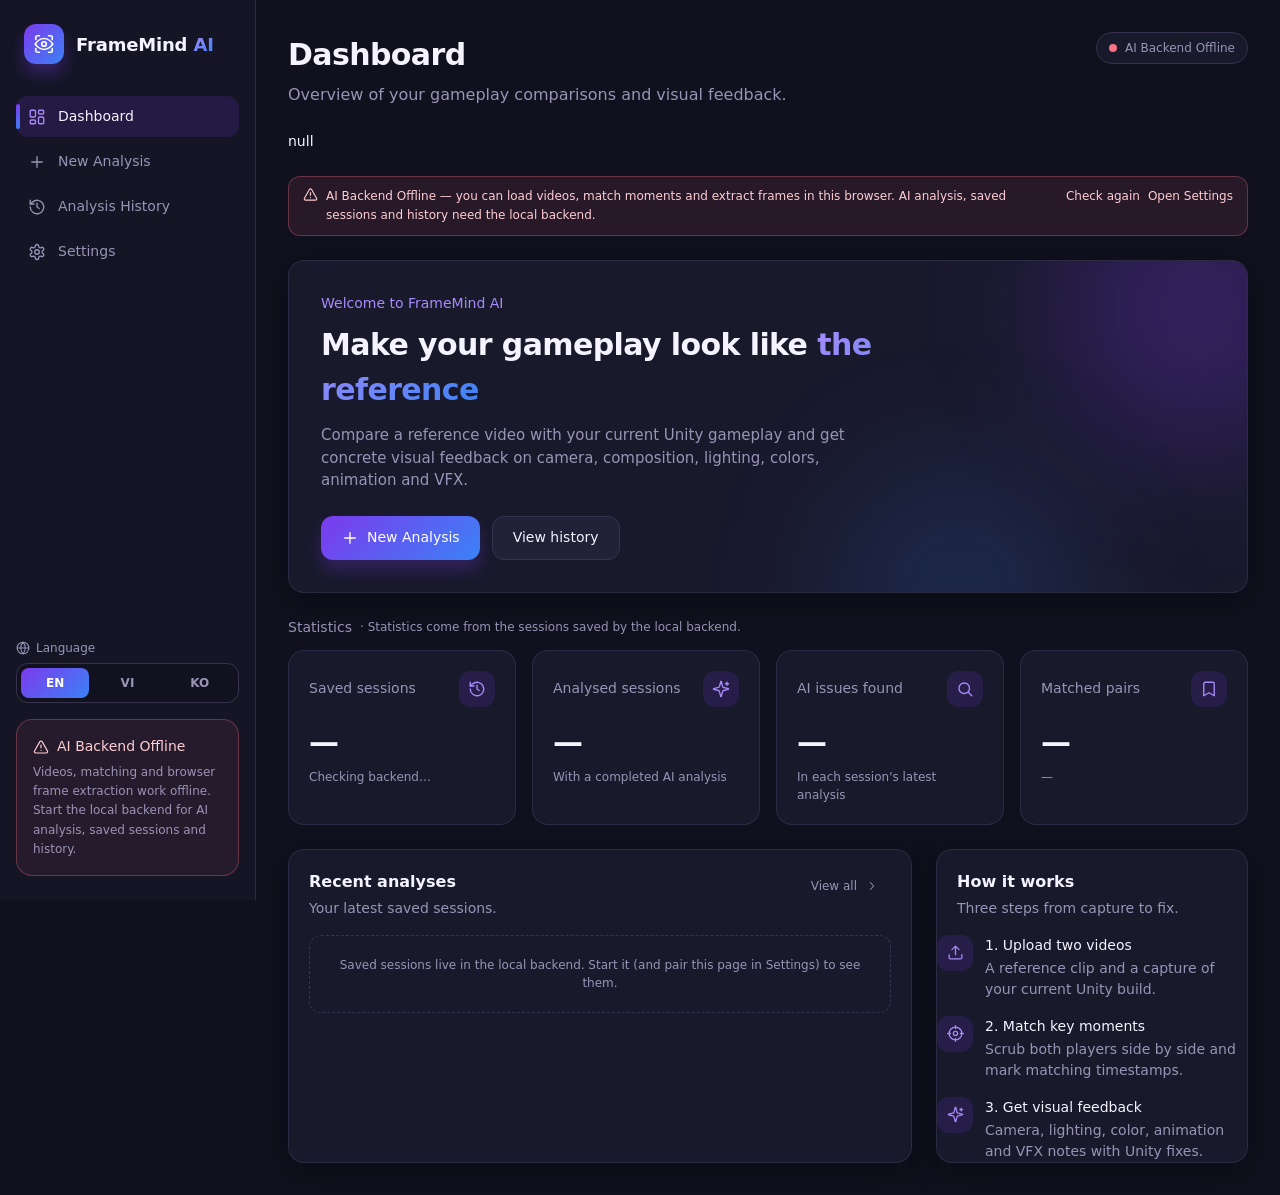
<file: index.html>
<!doctype html>
<html lang="en">
<head>
<meta charset="utf-8">
<meta name="viewport" content="width=device-width, initial-scale=1">
<meta http-equiv="Content-Security-Policy" content="default-src 'none'; script-src 'unsafe-inline'; style-src 'unsafe-inline'; img-src 'self' data: blob: http://localhost:* http://127.0.0.1:*; media-src 'self' blob: http://localhost:* http://127.0.0.1:*; connect-src http://localhost:* http://127.0.0.1:*; base-uri 'none'; form-action 'none'">
<meta name="referrer" content="no-referrer">
<title>FrameMind AI</title>
<!--
  FrameMind AI — standalone frontend (Milestone 09).
  One self-contained file: open it by double-clicking. No build step, no CDN, no external files.
  Offline it lets you load videos, match moments and extract frames in the browser.
  Real AI analysis, saved sessions and Codex settings need the local FastAPI backend (see README.md).
  UI text and icons are copied from frontend/src (i18n dictionaries, Icon.tsx); keep them in sync when those change.
-->
<style>
:root {
  --background: #10101e;
  --surface: #19192c;
  --surface-raised: #212137;
  --border: #37334f;
  --foreground: #f5f3ff;
  --muted: #9994b5;
  --primary: #7c3aed;
  --accent: #3b82f6;
  --primary-soft: #a78bfa;
  --ok: #34d399; --ok-text: #6ee7b7; --ok-soft: #a7f3d0;
  --err: #fb7185; --err-text: #fda4af; --err-soft: #fecdd3;
  --warn: #fbbf24; --warn-text: #fde68a; --warn-soft: #fef3c7;
  --sky: #38bdf8; --sky-soft: #bae6fd;
  --orange: #fb923c; --orange-soft: #fed7aa;
  --critical: #f43f5e;
  color-scheme: dark;
}
* { box-sizing: border-box; }
html, body { margin: 0; min-height: 100%; }
body {
  background: var(--background);
  color: var(--foreground);
  font-family: -apple-system, BlinkMacSystemFont, "Segoe UI", "Apple SD Gothic Neo", "Malgun Gothic", "Noto Sans KR", system-ui, sans-serif;
  font-size: 14px; line-height: 1.5; -webkit-font-smoothing: antialiased;
}
button, input, select, textarea { font: inherit; color: inherit; }
button { cursor: pointer; background: none; border: 0; padding: 0; }
button:disabled { cursor: not-allowed; }
a { color: var(--primary-soft); text-decoration: none; }
a:hover { text-decoration: underline; }
code, .mono { font-family: ui-monospace, SFMono-Regular, Menlo, monospace; font-variant-numeric: tabular-nums; }
:focus-visible { outline: 2px solid var(--primary-soft); outline-offset: 2px; }
svg { flex-shrink: 0; }
.sr-only { position: absolute; width: 1px; height: 1px; padding: 0; margin: -1px; overflow: hidden; clip: rect(0,0,0,0); border: 0; }

/* ---------- Layout ---------- */
.shell { display: flex; min-height: 100vh; }
.sidebar { position: sticky; top: 0; height: 100vh; width: 256px; flex-shrink: 0; border-right: 1px solid rgba(55,51,79,.7); background: rgba(25,25,44,.6); }
.sidebar-inner { display: flex; flex-direction: column; gap: 32px; height: 100%; overflow-y: auto; padding: 24px 16px; }
.content { display: flex; flex-direction: column; flex: 1; min-width: 0; }
main { display: flex; flex-direction: column; gap: 24px; width: 100%; max-width: 1400px; margin: 0 auto; padding: 32px; }
.topbar { display: none; position: sticky; top: 0; z-index: 30; align-items: center; justify-content: space-between; padding: 12px 16px; border-bottom: 1px solid rgba(55,51,79,.7); background: rgba(16,16,30,.85); backdrop-filter: blur(8px); }
.drawer { position: fixed; inset: 0; z-index: 40; }
.drawer-backdrop { position: absolute; inset: 0; background: rgba(0,0,0,.6); backdrop-filter: blur(4px); }
.drawer-panel { position: absolute; inset: 0 auto 0 0; width: 288px; max-width: 85vw; background: var(--surface); border-right: 1px solid var(--border); box-shadow: 0 25px 50px rgba(0,0,0,.5); }
@media (max-width: 1023px) {
  .sidebar { display: none; }
  .topbar { display: flex; }
  main { padding: 24px 16px; }
}
.logo { display: flex; align-items: center; gap: 12px; color: var(--foreground); text-decoration: none !important; }
.logo-mark { display: flex; align-items: center; justify-content: center; width: 40px; height: 40px; border-radius: 12px; background: linear-gradient(135deg, var(--primary), var(--accent)); color: #fff; box-shadow: 0 10px 15px rgba(124,58,237,.3); }
.logo-text { font-size: 18px; font-weight: 600; letter-spacing: -.01em; }
.grad-text { background-image: linear-gradient(135deg, var(--primary-soft), var(--accent)); -webkit-background-clip: text; background-clip: text; color: transparent; }
.nav { display: flex; flex-direction: column; gap: 4px; }
.nav a { position: relative; display: flex; align-items: center; gap: 12px; padding: 10px 12px; border-radius: 12px; color: var(--muted); font-weight: 500; text-decoration: none; transition: background .2s, color .2s; }
.nav a:hover { background: var(--surface-raised); color: var(--foreground); }
.nav a.active { background: rgba(124,58,237,.15); color: var(--foreground); }
.nav a.active svg { color: var(--primary-soft); }
.nav a.active::before { content: ""; position: absolute; left: 0; top: 8px; bottom: 8px; width: 4px; border-radius: 9999px; background: linear-gradient(135deg, var(--primary), var(--accent)); }
.side-bottom { margin-top: auto; display: flex; flex-direction: column; gap: 16px; }
.side-note { border-radius: 16px; border: 1px solid rgba(167,139,250,.25); background: rgba(124,58,237,.1); padding: 16px; }
.side-note.offline { border-color: rgba(251,113,133,.3); background: rgba(251,113,133,.08); }

/* ---------- Generic ---------- */
.row { display: flex; align-items: center; gap: 8px; }
.wrap { flex-wrap: wrap; }
.col { display: flex; flex-direction: column; }
.between { justify-content: space-between; }
.gap4 { gap: 4px; } .gap6 { gap: 6px; } .gap12 { gap: 12px; } .gap16 { gap: 16px; } .gap20 { gap: 20px; } .gap24 { gap: 24px; }
.grow { flex: 1; min-width: 0; }
.muted { color: var(--muted); }
.fg { color: var(--foreground); }
.soft { color: var(--primary-soft); }
.accent { color: var(--accent); }
.ok { color: var(--ok-text); } .err { color: var(--err-soft); } .warn { color: var(--warn-text); }
.xs { font-size: 12px; } .xxs { font-size: 11px; } .tiny { font-size: 10px; }
.sm { font-size: 14px; } .base { font-size: 16px; }
.b { font-weight: 600; } .m { font-weight: 500; }
.trunc { overflow: hidden; text-overflow: ellipsis; white-space: nowrap; }
.center { text-align: center; }
.pre { white-space: pre-line; }
.hidden { display: none !important; }
.grid2 { display: grid; gap: 24px; grid-template-columns: 1fr; }
@media (min-width: 1280px) { .grid2 { grid-template-columns: 1fr 1fr; } }
.grid-sm2 { display: grid; gap: 12px; grid-template-columns: 1fr; }
@media (min-width: 640px) { .grid-sm2 { grid-template-columns: 1fr 1fr; } }
.grid3 { display: grid; gap: 8px; grid-template-columns: 1fr; }
@media (min-width: 640px) { .grid3 { grid-template-columns: repeat(3, 1fr); } }
.grid4 { display: grid; gap: 16px; grid-template-columns: 1fr; }
@media (min-width: 640px) { .grid4 { grid-template-columns: 1fr 1fr; } }
@media (min-width: 1280px) { .grid4 { grid-template-columns: repeat(4, 1fr); } }

.page-header { display: flex; flex-wrap: wrap; gap: 16px; align-items: flex-start; justify-content: space-between; }
.page-header h1 { margin: 0; font-size: 30px; font-weight: 600; letter-spacing: -.02em; }
.page-header p { margin: 6px 0 0; max-width: 42rem; color: var(--muted); font-size: 16px; }
@media (max-width: 640px) { .page-header h1 { font-size: 24px; } .page-header p { font-size: 14px; } }

.card { border-radius: 16px; border: 1px solid rgba(55,51,79,.7); background: var(--surface); box-shadow: 0 8px 30px rgba(0,0,0,.25); min-width: 0; }
.card-h { display: flex; flex-wrap: wrap; align-items: flex-start; justify-content: space-between; gap: 12px; padding: 20px 20px 16px; }
.card-h h2 { margin: 0; font-size: 16px; font-weight: 600; }
.card-h p { margin: 4px 0 0; color: var(--muted); }
.card-b { padding: 0 20px 20px; }
.pad { padding: 20px; }
.box { border-radius: 12px; border: 1px solid rgba(55,51,79,.7); background: rgba(16,16,30,.5); padding: 12px; }
.dashed { border-radius: 12px; border: 1px dashed var(--border); padding: 20px 16px; text-align: center; color: var(--muted); font-size: 12px; }
.hr { border-top: 1px solid rgba(55,51,79,.6); }

.btn { display: inline-flex; align-items: center; justify-content: center; gap: 8px; height: 40px; padding: 0 16px; border-radius: 12px; font-weight: 500; font-size: 14px; transition: all .2s; white-space: nowrap; }
.btn:disabled { opacity: .4; }
.btn-sm { height: 32px; padding: 0 12px; font-size: 12px; }
.btn-lg { height: 48px; width: 100%; font-size: 16px; }
.btn-primary { background: linear-gradient(135deg, var(--primary), var(--accent)); color: #fff; box-shadow: 0 10px 15px rgba(124,58,237,.25); }
.btn-primary:not(:disabled):hover { filter: brightness(1.1); box-shadow: 0 10px 15px rgba(124,58,237,.4); }
.btn-secondary { border: 1px solid var(--border); background: var(--surface-raised); color: var(--foreground); }
.btn-secondary:not(:disabled):hover { border-color: rgba(167,139,250,.5); }
.btn-ghost { color: var(--muted); }
.btn-ghost:not(:disabled):hover { background: var(--surface-raised); color: var(--foreground); }
.btn-danger { background: #e11d48; color: #fff; box-shadow: 0 10px 15px rgba(76,5,25,.4); }
.btn-danger:not(:disabled):hover { background: var(--critical); }
.danger-zone { display: flex; flex-wrap: wrap; align-items: center; justify-content: space-between; gap: 16px; border-radius: 12px; border: 1px solid rgba(251,113,133,.3); background: rgba(251,113,133,.05); padding: 16px; }
.modal { position: fixed; inset: 0; z-index: 50; display: flex; align-items: center; justify-content: center; padding: 16px; }
.modal-backdrop { position: absolute; inset: 0; background: rgba(0,0,0,.6); backdrop-filter: blur(4px); border: 0; }
.modal-panel { position: relative; width: 100%; max-width: 28rem; border-radius: 16px; border: 1px solid rgba(251,113,133,.3); background: var(--surface); padding: 24px; box-shadow: 0 25px 50px rgba(0,0,0,.5); }
.modal-panel h2 { margin: 0; font-size: 18px; font-weight: 600; }
.input.confirm-word { font-family: ui-monospace, SFMono-Regular, Menlo, monospace; letter-spacing: .15em; }
.input.confirm-word:focus { border-color: var(--err-text); }
.btn-toggled { border-color: rgba(167,139,250,.6) !important; background: rgba(124,58,237,.2) !important; color: var(--foreground); }
.ftree { max-height: 320px; overflow: auto; padding: 6px 8px; }
.ftree-row { display: flex; align-items: center; gap: 4px; min-height: 28px; }
.ftree-row input { accent-color: var(--primary); width: 15px; height: 15px; margin: 0; }
.ftree-toggle { display: inline-flex; align-items: center; justify-content: center; width: 22px; height: 22px; border-radius: 6px; color: var(--muted); }
.ftree-toggle:hover { background: var(--surface-raised); color: var(--foreground); }
.icon-btn { display: inline-flex; align-items: center; justify-content: center; width: 32px; height: 32px; border-radius: 8px; color: var(--muted); transition: all .2s; }
.icon-btn:not(:disabled):hover { background: var(--surface-raised); color: var(--foreground); }
.icon-btn.danger:not(:disabled):hover { background: rgba(251,113,133,.1); color: var(--err-text); }
.icon-btn:disabled { opacity: .4; }
.play-btn { display: inline-flex; align-items: center; justify-content: center; width: 36px; height: 36px; border-radius: 9999px; background: linear-gradient(135deg, var(--primary), var(--accent)); color: #fff; box-shadow: 0 4px 6px rgba(124,58,237,.3); transition: transform .2s; }
.play-btn:not(:disabled):hover { transform: scale(1.05); }
.play-btn:disabled { opacity: .4; }
.tag { border-radius: 6px; background: rgba(255,255,255,.2); padding: 2px 6px; font-size: 10px; font-weight: 600; letter-spacing: .03em; }
.link-btn { color: inherit; font-weight: 500; text-underline-offset: 2px; }
.link-btn:hover { text-decoration: underline; }

.badge { display: inline-flex; align-items: center; gap: 6px; border-radius: 9999px; border: 1px solid var(--border); background: var(--surface-raised); color: var(--muted); padding: 2px 10px; font-size: 12px; font-weight: 500; white-space: nowrap; }
.b-primary { border-color: rgba(167,139,250,.4); background: rgba(124,58,237,.15); color: var(--primary-soft); }
.b-ok { border-color: rgba(52,211,153,.3); background: rgba(52,211,153,.1); color: var(--ok-soft); }
.b-err { border-color: rgba(251,113,133,.3); background: rgba(251,113,133,.1); color: var(--err-soft); }
.b-warn { border-color: rgba(251,191,36,.3); background: rgba(251,191,36,.1); color: var(--warn-text); }
.b-accent { border-color: rgba(59,130,246,.4); background: rgba(59,130,246,.1); color: var(--sky-soft); }
.dot { display: inline-block; width: 6px; height: 6px; border-radius: 9999px; flex-shrink: 0; }
.dot8 { width: 8px; height: 8px; }
.pill { display: inline-flex; align-items: center; gap: 8px; border-radius: 9999px; border: 1px solid var(--border); background: var(--surface); padding: 6px 12px; font-size: 12px; font-weight: 500; color: var(--muted); }

.input { height: 40px; width: 100%; min-width: 0; border-radius: 8px; border: 1px solid var(--border); background: var(--surface); padding: 0 12px; color: var(--foreground); }
.input:focus, .select:focus { border-color: var(--primary-soft); outline: none; }
.input:disabled, .select:disabled { opacity: .4; }
.input.sm { height: 32px; font-size: 13px; padding: 0 8px; }
.input.lg { height: 40px; font-size: 18px; margin-top: 8px; }
.input.invalid { border-color: rgba(251,113,133,.7); }
.input::placeholder { color: rgba(153,148,181,.6); }
.select { height: 32px; border-radius: 8px; border: 1px solid var(--border); background: var(--background); padding: 0 6px; font-size: 12px; color: var(--foreground); }
label.field { display: flex; flex-direction: column; gap: 6px; font-size: 12px; color: var(--muted); }

.notice { display: flex; align-items: flex-start; gap: 8px; border-radius: 12px; padding: 10px 14px; font-size: 12px; line-height: 1.6; border: 1px solid; }
.n-info { border-color: rgba(167,139,250,.25); background: rgba(124,58,237,.1); color: var(--primary-soft); }
.n-warn { border-color: rgba(251,191,36,.3); background: rgba(251,191,36,.1); color: var(--warn-soft); }
.n-err { border-color: rgba(251,113,133,.3); background: rgba(251,113,133,.1); color: var(--err-soft); }
.n-ok { border-color: rgba(52,211,153,.25); background: rgba(52,211,153,.05); color: var(--ok-soft); }
.spin { display: inline-block; width: 14px; height: 14px; border-radius: 9999px; border: 2px solid rgba(167,139,250,.3); border-top-color: var(--primary-soft); animation: spin 1s linear infinite; flex-shrink: 0; }
.spin.white { border-color: rgba(255,255,255,.3); border-top-color: #fff; }
.spin.lg { width: 32px; height: 32px; }
@keyframes spin { to { transform: rotate(360deg); } }
@keyframes pulse { 50% { opacity: .4; } }
.pulse { animation: pulse 2s ease-in-out infinite; }
.empty { display: flex; flex-direction: column; align-items: center; justify-content: center; padding: 40px 24px; text-align: center; }
.empty-icon { display: flex; align-items: center; justify-content: center; width: 48px; height: 48px; margin-bottom: 16px; border-radius: 16px; border: 1px solid var(--border); background: var(--surface-raised); color: var(--primary-soft); }
.empty p { margin: 0; }
.empty .t { font-weight: 500; }
.empty .d { margin-top: 4px; max-width: 24rem; color: var(--muted); }

/* ---------- Video ---------- */
.vpanel-head { display: flex; align-items: center; justify-content: space-between; gap: 12px; padding: 16px 16px 12px; }
.vicon { display: flex; align-items: center; justify-content: center; width: 32px; height: 32px; border-radius: 8px; background: var(--surface-raised); flex-shrink: 0; }
.vbox { position: relative; aspect-ratio: 16/9; overflow: hidden; border-radius: 12px; border: 1px solid var(--border); background: #000; }
.vbox video { width: 100%; height: 100%; object-fit: contain; background: #000; display: block; }
.vbox-overlay { position: absolute; inset: 0; display: flex; flex-direction: column; align-items: center; justify-content: center; gap: 12px; padding: 0 24px; text-align: center; background: rgba(0,0,0,.75); }
.vbox-tag { position: absolute; top: 12px; left: 12px; display: flex; align-items: center; gap: 8px; max-width: 85%; border-radius: 8px; border: 1px solid rgba(255,255,255,.1); background: rgba(0,0,0,.7); padding: 6px 10px; font-size: 12px; color: #fff; pointer-events: none; }
.dropzone { display: flex; flex-direction: column; align-items: center; justify-content: center; gap: 8px; aspect-ratio: 16/9; width: 100%; padding: 0 16px; border-radius: 12px; border: 1px dashed var(--border); background: rgba(16,16,30,.6); text-align: center; cursor: pointer; transition: all .2s; }
.dropzone:hover { border-color: rgba(167,139,250,.6); background: var(--background); }
.dropzone.drag { border-color: var(--primary-soft); background: rgba(124,58,237,.1); }
.dropzone.error { border-color: rgba(251,113,133,.6); background: rgba(251,113,133,.05); }
.dz-icon { display: flex; align-items: center; justify-content: center; width: 48px; height: 48px; margin-bottom: 4px; border-radius: 16px; border: 1px solid var(--border); background: var(--surface); }
.dz-choose { display: inline-flex; align-items: center; gap: 6px; margin-top: 4px; border-radius: 8px; border: 1px solid var(--border); background: var(--surface); padding: 6px 12px; font-size: 12px; color: var(--muted); }
.progress { height: 4px; overflow: hidden; border-radius: 9999px; background: var(--surface-raised); }
.progress > div { height: 100%; border-radius: 9999px; background: linear-gradient(135deg, var(--primary), var(--accent)); transition: width .3s; }

.vtl { position: relative; padding-top: 20px; }
.vtl-markers { position: absolute; left: 0; right: 0; top: 0; height: 20px; pointer-events: none; }
.vtl-marker { position: absolute; top: 0; display: flex; align-items: center; justify-content: center; height: 16px; min-width: 16px; padding: 0 4px; transform: translateX(-50%); border-radius: 4px; background: var(--surface-raised); color: var(--muted); box-shadow: 0 0 0 1px var(--border); font: 600 9px ui-monospace, Menlo, monospace; pointer-events: auto; }
.vtl-marker.sel { z-index: 10; background: var(--foreground); color: var(--background); transform: translateX(-50%) scale(1.1); }
.vtl-track { position: relative; display: flex; align-items: center; height: 20px; border-radius: 9999px; cursor: pointer; touch-action: none; }
.vtl-track.disabled { cursor: not-allowed; opacity: .4; }
.vtl-bar { position: relative; height: 6px; width: 100%; overflow: hidden; border-radius: 9999px; background: var(--border); }
.vtl-fill { position: absolute; left: 0; top: 0; bottom: 0; border-radius: 9999px; }
.vtl-tick { position: absolute; top: 50%; width: 2px; height: 12px; transform: translate(-50%, -50%); border-radius: 9999px; background: rgba(245,243,255,.4); pointer-events: none; }
.vtl-tick.sel { background: var(--foreground); }
.vtl-head { position: absolute; top: 50%; width: 14px; height: 14px; transform: translate(-50%, -50%); border-radius: 9999px; background: var(--foreground); box-shadow: 0 0 0 3px rgba(124,58,237,.45); pointer-events: none; }
.vtl-band { position: absolute; top: 50%; height: 16px; transform: translateY(-50%); border-radius: 6px; pointer-events: none; min-width: 2px; }
.vtl-point { position: absolute; top: 50%; width: 4px; height: 20px; transform: translate(-50%, -50%); border-radius: 9999px; pointer-events: none; }
.ref-band { background: rgba(124,58,237,.35); box-shadow: 0 0 0 1px rgba(167,139,250,.7); }
.cur-band { background: rgba(59,130,246,.3); box-shadow: 0 0 0 1px rgba(59,130,246,.7); }
.ref-point { background: var(--primary-soft); box-shadow: 0 0 8px rgba(167,139,250,.8); }
.cur-point { background: var(--accent); box-shadow: 0 0 8px rgba(59,130,246,.8); }
.seek-range { appearance: none; -webkit-appearance: none; height: 4px; border-radius: 9999px; background: linear-gradient(to right, var(--primary-soft) var(--progress, 0%), var(--border) var(--progress, 0%)); cursor: pointer; width: 72px; }
.seek-range::-webkit-slider-thumb { -webkit-appearance: none; width: 14px; height: 14px; border-radius: 9999px; background: var(--foreground); box-shadow: 0 0 0 3px rgba(124,58,237,.45); }
.seek-range:disabled { cursor: not-allowed; opacity: .4; }

/* ---------- Analysis ---------- */
.mode-btn { display: flex; flex-direction: column; gap: 6px; padding: 12px; border-radius: 12px; border: 1px solid rgba(55,51,79,.8); background: rgba(16,16,30,.4); text-align: left; transition: border-color .2s, background .2s; }
.mode-btn:hover { border-color: rgba(167,139,250,.4); }
.mode-btn.active { border-color: rgba(167,139,250,.7); background: rgba(124,58,237,.15); }
.radio-dot { display: flex; align-items: center; justify-content: center; width: 16px; height: 16px; border-radius: 9999px; border: 1px solid rgba(153,148,181,.6); flex-shrink: 0; }
.mode-btn.active .radio-dot { border-color: var(--primary-soft); background: var(--primary-soft); }
.mode-btn.active .radio-dot::after { content: ""; width: 6px; height: 6px; border-radius: 9999px; background: var(--background); }
.chip-live { border-radius: 9999px; padding: 2px 8px; font-size: 10px; font-weight: 600; letter-spacing: .04em; text-transform: uppercase; background: rgba(52,211,153,.1); color: var(--ok-text); }
.chip-captured { background: rgba(124,58,237,.2); color: var(--primary-soft); }
.moment { display: flex; align-items: center; gap: 8px; padding: 6px 8px; border-radius: 12px; border: 1px solid rgba(55,51,79,.7); background: rgba(16,16,30,.4); transition: border-color .2s; }
.moment:hover { border-color: rgba(167,139,250,.4); }
.moment.sel { border-color: rgba(167,139,250,.6); background: rgba(124,58,237,.15); }
.moment-main { display: flex; flex: 1; min-width: 0; align-items: flex-start; gap: 10px; padding: 4px 6px; border-radius: 8px; text-align: left; }
.num { display: flex; align-items: center; justify-content: center; height: 20px; min-width: 20px; padding: 0 4px; border-radius: 4px; background: var(--surface-raised); color: var(--muted); font: 10px ui-monospace, Menlo, monospace; margin-top: 2px; }
.moment.sel .num { background: var(--primary-soft); color: var(--background); }
.editor { display: flex; flex-direction: column; gap: 8px; padding: 10px; border-radius: 12px; border: 1px solid rgba(167,139,250,.5); background: rgba(124,58,237,.1); }
.thumbs { display: flex; gap: 8px; overflow-x: auto; padding-bottom: 8px; list-style: none; margin: 0; }
.thumb { width: 128px; flex-shrink: 0; }
.thumb button, .frame-img button { display: block; width: 100%; overflow: hidden; border-radius: 8px; border: 1px solid var(--border); background: #000; box-shadow: 0 0 0 2px transparent; transition: box-shadow .2s; }
.thumb img, .frame-img img { display: block; width: 100%; aspect-ratio: 16/9; object-fit: contain; }
.thumb.ref button:hover, .frame-img.ref button:hover { box-shadow: 0 0 0 2px rgba(167,139,250,.7); }
.thumb.cur button:hover, .frame-img.cur button:hover { box-shadow: 0 0 0 2px rgba(59,130,246,.7); }

/* ---------- Timeline + feedback ---------- */
.atl { display: flex; gap: 12px; }
.atl-labels { width: 104px; flex-shrink: 0; padding-top: 28px; }
@media (max-width: 640px) { .atl-labels { width: 76px; } }
.atl-label { display: flex; align-items: center; gap: 8px; height: 36px; font-size: 12px; color: var(--muted); }
.atl-ruler { position: relative; height: 20px; margin-bottom: 8px; font: 10px ui-monospace, Menlo, monospace; color: var(--muted); }
.atl-ruler span { position: absolute; top: 0; }
.atl-lanes { position: relative; border-radius: 8px; background: rgba(16,16,30,.4); cursor: pointer; }
.atl-lane { position: relative; height: 36px; border-bottom: 1px solid rgba(55,51,79,.3); }
.atl-lane:last-child { border-bottom: 0; }
.atl-lane::before { content: ""; position: absolute; left: 0; right: 0; top: 50%; height: 1px; background: rgba(55,51,79,.6); }
.atl-marker { position: absolute; top: 50%; z-index: 10; transform: translate(-50%, -50%); padding: 6px; border-radius: 9999px; }
.atl-marker > span.m { display: block; width: 12px; height: 12px; border-radius: 9999px; transition: transform .2s; }
.atl-marker:hover > span.m { transform: scale(1.25); }
.atl-marker.sel > span.m { width: 16px; height: 16px; }
.atl-tip { position: absolute; bottom: 100%; left: 50%; z-index: 20; display: none; width: max-content; max-width: 224px; transform: translateX(-50%); margin-bottom: 4px; border-radius: 8px; border: 1px solid var(--border); background: var(--surface-raised); padding: 6px 10px; text-align: left; font-size: 12px; color: var(--foreground); box-shadow: 0 20px 25px rgba(0,0,0,.4); pointer-events: none; }
.atl-marker:hover .atl-tip, .atl-marker:focus-visible .atl-tip { display: block; }
.atl-pair { position: absolute; top: 50%; width: 2px; height: 16px; transform: translate(-50%, -50%); border-radius: 9999px; background: rgba(245,243,255,.7); }
.atl-sel { position: absolute; top: 0; bottom: 0; width: 1px; transform: translateX(-50%); background: rgba(167,139,250,.7); pointer-events: none; }
.atl-head { position: absolute; top: 0; bottom: 0; width: 2px; transform: translateX(-50%); border-radius: 9999px; background: var(--foreground); box-shadow: 0 0 8px rgba(245,243,255,.6); pointer-events: none; }
.atl-head::before { content: ""; position: absolute; top: -6px; left: 50%; width: 10px; height: 10px; transform: translateX(-50%); border-radius: 9999px; background: var(--foreground); }
.sev-critical { background: var(--critical); } .sev-major { background: var(--orange); } .sev-minor { background: var(--warn-text); } .sev-suggestion { background: var(--sky); }
.ring-critical { box-shadow: 0 0 0 4px rgba(244,63,94,.7); } .ring-major { box-shadow: 0 0 0 4px rgba(251,146,60,.6); } .ring-minor { box-shadow: 0 0 0 4px rgba(252,211,77,.6); } .ring-suggestion { box-shadow: 0 0 0 4px rgba(56,189,248,.6); }
.bsev-critical { border-color: rgba(244,63,94,.4); background: rgba(244,63,94,.15); color: var(--err-soft); }
.bsev-major { border-color: rgba(251,146,60,.3); background: rgba(251,146,60,.1); color: var(--orange-soft); }
.bsev-minor { border-color: rgba(252,211,77,.3); background: rgba(252,211,77,.1); color: var(--warn-soft); }
.bsev-suggestion { border-color: rgba(56,189,248,.3); background: rgba(56,189,248,.1); color: var(--sky-soft); }
.chip { display: inline-flex; align-items: center; gap: 6px; border-radius: 9999px; border: 1px solid var(--border); padding: 4px 12px; font-size: 12px; font-weight: 500; color: var(--muted); transition: all .2s; }
.chip:hover { border-color: rgba(167,139,250,.4); color: var(--foreground); }
.chip.active { border-color: rgba(167,139,250,.5); background: rgba(124,58,237,.2); color: var(--foreground); }
.chip .count { border-radius: 9999px; padding: 0 6px; font: 10px ui-monospace, Menlo, monospace; background: var(--surface-raised); }
.chip.active .count { background: rgba(124,58,237,.4); color: #fff; }
.fcard { border-radius: 12px; border: 1px solid rgba(55,51,79,.8); background: rgba(16,16,30,.5); transition: all .2s; }
.fcard:hover { border-color: rgba(167,139,250,.4); }
.fcard.sel { background: rgba(33,33,55,.6); }
.fcard-head { display: flex; width: 100%; align-items: flex-start; gap: 12px; padding: 16px; border-radius: 12px; text-align: left; }
.fcard-icon { display: flex; align-items: center; justify-content: center; width: 36px; height: 36px; border-radius: 8px; background: var(--surface-raised); color: var(--primary-soft); flex-shrink: 0; }
.fcard-body { display: flex; flex-direction: column; gap: 16px; padding: 16px 16px 20px; border-top: 1px solid rgba(55,51,79,.6); }
.label-up { font-size: 12px; font-weight: 600; letter-spacing: .04em; text-transform: uppercase; color: var(--muted); margin: 0; }
.fix-box { border-radius: 12px; border: 1px solid rgba(167,139,250,.2); background: rgba(124,58,237,.05); padding: 16px; }
.stat { border-radius: 8px; border: 1px solid rgba(55,51,79,.7); background: var(--surface); padding: 8px 12px; min-width: 64px; text-align: center; }
.statcard { border-radius: 16px; border: 1px solid rgba(55,51,79,.7); background: var(--surface); padding: 20px; transition: border-color .2s; }
.statcard:hover { border-color: rgba(167,139,250,.4); }
.statcard .v { margin: 12px 0 0; font-size: 30px; font-weight: 600; letter-spacing: -.02em; }
.sq-icon { display: flex; align-items: center; justify-content: center; width: 36px; height: 36px; border-radius: 12px; background: rgba(124,58,237,.15); color: var(--primary-soft); flex-shrink: 0; }
.hero { position: relative; overflow: hidden; padding: 32px; }
.hero::before { content: ""; position: absolute; top: -96px; right: -96px; width: 288px; height: 288px; border-radius: 9999px; background: rgba(124,58,237,.25); filter: blur(64px); pointer-events: none; }
.hero::after { content: ""; position: absolute; bottom: -128px; right: 160px; width: 256px; height: 256px; border-radius: 9999px; background: rgba(59,130,246,.15); filter: blur(64px); pointer-events: none; }
.hero > * { position: relative; }
.hero h2 { margin: 8px 0 0; font-size: 30px; font-weight: 600; letter-spacing: -.02em; }
.listitem { display: grid; gap: 12px; padding: 16px; border-radius: 12px; border: 1px solid rgba(55,51,79,.7); background: rgba(16,16,30,.4); transition: border-color .2s; }
.listitem:hover { border-color: rgba(167,139,250,.4); }
@media (min-width: 768px) { .listitem { grid-template-columns: minmax(0,1.5fr) minmax(0,1.5fr) auto auto; align-items: center; gap: 20px; } }
.langsw { display: grid; grid-template-columns: repeat(3, 1fr); gap: 4px; padding: 4px; border-radius: 12px; border: 1px solid var(--border); background: rgba(16,16,30,.6); }
.langsw button { border-radius: 8px; padding: 6px 0; font-size: 12px; font-weight: 600; color: var(--muted); transition: all .2s; }
.langsw button:hover { color: var(--foreground); }
.langsw button.active { background: linear-gradient(135deg, var(--primary), var(--accent)); color: #fff; }
dl.kv { display: grid; grid-template-columns: auto 1fr; gap: 10px 16px; align-items: center; margin: 0; font-size: 12px; }
dl.kv dt { color: var(--muted); } dl.kv dd { margin: 0; }
details summary { cursor: pointer; }
ol.clean, ul.clean { list-style: none; margin: 0; padding: 0; }
@media (prefers-reduced-motion: reduce) { *, *::before, *::after { transition-duration: .01ms !important; animation-duration: .01ms !important; } }
.lightbox { position: fixed; inset: 0; z-index: 60; display: flex; flex-direction: column; align-items: center; justify-content: center; gap: 12px; padding: 56px 72px 24px; background: rgba(0,0,0,.88); backdrop-filter: blur(4px); }
.lightbox img { max-width: 100%; max-height: calc(100vh - 140px); object-fit: contain; border-radius: 8px; box-shadow: 0 25px 50px rgba(0,0,0,.6); cursor: zoom-out; }
.lightbox-btn { position: absolute; display: flex; align-items: center; justify-content: center; width: 44px; height: 44px; border-radius: 9999px; border: 1px solid rgba(255,255,255,.18); background: rgba(255,255,255,.08); color: #fff; cursor: pointer; }
.lightbox-btn:hover { background: rgba(255,255,255,.18); }
.lightbox-btn:focus-visible { outline: 2px solid var(--primary-soft); outline-offset: 2px; }
.lightbox-close { top: 12px; right: 12px; }
.lightbox-prev { left: 16px; top: 50%; transform: translateY(-50%); }
.lightbox-prev svg { transform: rotate(180deg); }
.lightbox-next { right: 16px; top: 50%; transform: translateY(-50%); }
.lightbox-caption { color: #fff; font-size: 13px; margin: 0; }
.thumb-zoom { display: block; width: 100%; padding: 0; overflow: hidden; border-radius: 8px; background: #000; cursor: zoom-in; transition: box-shadow .2s; }
.thumb-zoom:hover { box-shadow: 0 0 0 2px rgba(167,139,250,.7); }
.thumb-zoom:focus-visible { outline: 2px solid var(--primary-soft); outline-offset: 2px; }
@media (max-width: 640px) { .lightbox { padding: 56px 8px 72px; } .lightbox-prev, .lightbox-next { top: auto; bottom: 16px; transform: none; } }
</style>
</head>
<body>
<div id="app"></div>
<noscript>FrameMind AI needs JavaScript.</noscript>
<script>
"use strict";
// ---- Icons: generated from frontend/src/components/ui/Icon.tsx ----
const ICON_PATHS = {"logo":"<path d=\"M3 7V5a2 2 0 0 1 2-2h2M17 3h2a2 2 0 0 1 2 2v2M21 17v2a2 2 0 0 1-2 2h-2M7 21H5a2 2 0 0 1-2-2v-2\"></path><path d=\"M2.5 12s3.5-6 9.5-6 9.5 6 9.5 6-3.5 6-9.5 6-9.5-6-9.5-6Z\"></path><circle cx=\"12\" cy=\"12\" r=\"2.5\"></circle>","dashboard":"<rect x=\"3\" y=\"3\" width=\"7\" height=\"9\" rx=\"1.5\"></rect><rect x=\"14\" y=\"3\" width=\"7\" height=\"5\" rx=\"1.5\"></rect><rect x=\"14\" y=\"12\" width=\"7\" height=\"9\" rx=\"1.5\"></rect><rect x=\"3\" y=\"16\" width=\"7\" height=\"5\" rx=\"1.5\"></rect>","plus":"<path d=\"M12 5v14M5 12h14\"></path>","history":"<path d=\"M3 12a9 9 0 1 0 3-6.7L3 8\"></path><path d=\"M3 3v5h5M12 7v5l3 2\"></path>","settings":"<path d=\"M12.2 2h-.4a2 2 0 0 0-2 2v.2a2 2 0 0 1-1 1.7l-.4.3a2 2 0 0 1-2 0l-.2-.1a2 2 0 0 0-2.7.7l-.2.4a2 2 0 0 0 .7 2.7l.2.1a2 2 0 0 1 1 1.7v.6a2 2 0 0 1-1 1.7l-.2.1a2 2 0 0 0-.7 2.7l.2.4a2 2 0 0 0 2.7.7l.2-.1a2 2 0 0 1 2 0l.4.3a2 2 0 0 1 1 1.7v.2a2 2 0 0 0 2 2h.4a2 2 0 0 0 2-2v-.2a2 2 0 0 1 1-1.7l.4-.3a2 2 0 0 1 2 0l.2.1a2 2 0 0 0 2.7-.7l.2-.4a2 2 0 0 0-.7-2.7l-.2-.1a2 2 0 0 1-1-1.7v-.6a2 2 0 0 1 1-1.7l.2-.1a2 2 0 0 0 .7-2.7l-.2-.4a2 2 0 0 0-2.7-.7l-.2.1a2 2 0 0 1-2 0l-.4-.3a2 2 0 0 1-1-1.7V4a2 2 0 0 0-2-2Z\"></path><circle cx=\"12\" cy=\"12\" r=\"3\"></circle>","film":"<rect x=\"3\" y=\"3\" width=\"18\" height=\"18\" rx=\"2\"></rect><path d=\"M7 3v18M17 3v18M3 7.5h4M17 7.5h4M3 12h18M3 16.5h4M17 16.5h4\"></path>","video":"<path d=\"m16 13 5.2 3.5a.5.5 0 0 0 .8-.4V7.9a.5.5 0 0 0-.8-.4L16 11\"></path><rect x=\"2\" y=\"6\" width=\"14\" height=\"12\" rx=\"2\"></rect>","upload":"<path d=\"M21 15v4a2 2 0 0 1-2 2H5a2 2 0 0 1-2-2v-4\"></path><path d=\"m17 8-5-5-5 5M12 3v12\"></path>","play":"<path d=\"M7 4.5v15a.8.8 0 0 0 1.2.7l12-7.5a.8.8 0 0 0 0-1.4l-12-7.5A.8.8 0 0 0 7 4.5Z\"></path>","pause":"<rect x=\"6\" y=\"4\" width=\"4\" height=\"16\" rx=\"1\"></rect><rect x=\"14\" y=\"4\" width=\"4\" height=\"16\" rx=\"1\"></rect>","stepBack":"<path d=\"M17 18 9 12l8-6v12Z\"></path><path d=\"M6 6v12\"></path>","stepForward":"<path d=\"m7 6 8 6-8 6V6Z\"></path><path d=\"M18 6v12\"></path>","link":"<path d=\"M10 13a5 5 0 0 0 7.5.5l3-3a5 5 0 0 0-7-7l-1.7 1.7\"></path><path d=\"M14 11a5 5 0 0 0-7.5-.5l-3 3a5 5 0 0 0 7 7l1.7-1.7\"></path>","bookmark":"<path d=\"m19 21-7-4-7 4V5a2 2 0 0 1 2-2h10a2 2 0 0 1 2 2v16Z\"></path>","x":"<path d=\"M18 6 6 18M6 6l12 12\"></path>","chevronDown":"<path d=\"m6 9 6 6 6-6\"></path>","chevronRight":"<path d=\"m9 18 6-6-6-6\"></path>","arrowLeft":"<path d=\"M19 12H5M12 19l-7-7 7-7\"></path>","menu":"<path d=\"M4 6h16M4 12h16M4 18h16\"></path>","sparkles":"<path d=\"M9.9 15.5A2 2 0 0 0 8.5 14l-6.1-1.6a.5.5 0 0 1 0-1L8.5 9.9A2 2 0 0 0 10 8.5l1.6-6.1a.5.5 0 0 1 1 0L14 8.5A2 2 0 0 0 15.5 10l6.1 1.6a.5.5 0 0 1 0 1L15.5 14a2 2 0 0 0-1.4 1.4l-1.6 6.1a.5.5 0 0 1-1 0Z\"></path><path d=\"M20 3v4M22 5h-4\"></path>","info":"<circle cx=\"12\" cy=\"12\" r=\"10\"></circle><path d=\"M12 16v-4M12 8h.01\"></path>","alert":"<path d=\"m21.7 18-8-14a2 2 0 0 0-3.4 0l-8 14A2 2 0 0 0 4 21h16a2 2 0 0 0 1.7-3Z\"></path><path d=\"M12 9v4M12 17h.01\"></path>","check":"<path d=\"M20 6 9 17l-5-5\"></path>","sliders":"<path d=\"M4 6h9M17 6h3M4 12h3M11 12h9M4 18h11M19 18h1\"></path><circle cx=\"15\" cy=\"6\" r=\"2\"></circle><circle cx=\"9\" cy=\"12\" r=\"2\"></circle><circle cx=\"17\" cy=\"18\" r=\"2\"></circle>","volume":"<path d=\"M11 4.7a.7.7 0 0 0-1.2-.5L6.4 7.6A1.4 1.4 0 0 1 5.4 8H3a1 1 0 0 0-1 1v6a1 1 0 0 0 1 1h2.4a1.4 1.4 0 0 1 1 .4l3.4 3.4a.7.7 0 0 0 1.2-.5Z\"></path><path d=\"M16 9a5 5 0 0 1 0 6M19.4 18.4a9 9 0 0 0 0-12.8\"></path>","volumeOff":"<path d=\"M11 4.7a.7.7 0 0 0-1.2-.5L6.4 7.6A1.4 1.4 0 0 1 5.4 8H3a1 1 0 0 0-1 1v6a1 1 0 0 0 1 1h2.4a1.4 1.4 0 0 1 1 .4l3.4 3.4a.7.7 0 0 0 1.2-.5Z\"></path><path d=\"m22 9-6 6M16 9l6 6\"></path>","restart":"<path d=\"M3 12a9 9 0 1 0 9-9 9.7 9.7 0 0 0-6.7 2.8L3 8\"></path><path d=\"M3 3v5h5\"></path>","target":"<circle cx=\"12\" cy=\"12\" r=\"9\"></circle><circle cx=\"12\" cy=\"12\" r=\"3\"></circle><path d=\"M12 1v4M12 19v4M1 12h4M19 12h4\"></path>","pencil":"<path d=\"M21.2 6.8a2.8 2.8 0 0 0-4-4L3.8 16.2a2 2 0 0 0-.5.8l-1.3 4.4a.5.5 0 0 0 .6.6l4.4-1.3a2 2 0 0 0 .8-.5Z\"></path><path d=\"m15 5 4 4\"></path>","trash":"<path d=\"M3 6h18M19 6v14a2 2 0 0 1-2 2H7a2 2 0 0 1-2-2V6M8 6V4a2 2 0 0 1 2-2h4a2 2 0 0 1 2 2v2\"></path><path d=\"M10 11v6M14 11v6\"></path>","plusCircle":"<circle cx=\"12\" cy=\"12\" r=\"10\"></circle><path d=\"M8 12h8M12 8v8\"></path>","globe":"<circle cx=\"12\" cy=\"12\" r=\"10\"></circle><path d=\"M2 12h20M12 2a15 15 0 0 1 0 20 15 15 0 0 1 0-20Z\"></path>","search":"<circle cx=\"11\" cy=\"11\" r=\"7\"></circle><path d=\"m21 21-4.3-4.3\"></path>","clock":"<circle cx=\"12\" cy=\"12\" r=\"10\"></circle><path d=\"M12 6v6l4 2\"></path>","wrench":"<path d=\"M14.7 6.3a1 1 0 0 0 0 1.4l1.6 1.6a1 1 0 0 0 1.4 0l3.8-3.8a6 6 0 0 1-7.9 7.9l-6.9 6.9a2.1 2.1 0 0 1-3-3l6.9-6.9a6 6 0 0 1 7.9-7.9Z\"></path>","camera":"<path d=\"M14.5 4h-5L7 7H4a2 2 0 0 0-2 2v9a2 2 0 0 0 2 2h16a2 2 0 0 0 2-2V9a2 2 0 0 0-2-2h-3Z\"></path><circle cx=\"12\" cy=\"13\" r=\"3\"></circle>","composition":"<rect x=\"3\" y=\"3\" width=\"18\" height=\"18\" rx=\"2\"></rect><path d=\"M9 3v18M15 3v18M3 9h18M3 15h18\"></path>","lighting":"<circle cx=\"12\" cy=\"12\" r=\"4\"></circle><path d=\"M12 2v2M12 20v2M4.9 4.9l1.4 1.4M17.7 17.7l1.4 1.4M2 12h2M20 12h2M6.3 17.7l-1.4 1.4M19.1 4.9l-1.4 1.4\"></path>","colors":"<circle cx=\"13.5\" cy=\"6.5\" r=\"1\"></circle><circle cx=\"17.5\" cy=\"10.5\" r=\"1\"></circle><circle cx=\"8.5\" cy=\"7.5\" r=\"1\"></circle><circle cx=\"6.5\" cy=\"12.5\" r=\"1\"></circle><path d=\"M12 2a10 10 0 0 0 0 20 1.7 1.7 0 0 0 1.7-1.7c0-.4-.2-.8-.4-1.1-.3-.3-.4-.7-.4-1.1a1.7 1.7 0 0 1 1.7-1.7h2A5.6 5.6 0 0 0 22 10.8C22 6 17.5 2 12 2Z\"></path>","animation":"<circle cx=\"13\" cy=\"4\" r=\"2\"></circle><path d=\"m7 22 3-6 3 2v4M7 12l3-4 4 1 3 3M10 8l1 6\"></path>","vfx":"<path d=\"M13 2 3 14h9l-1 8 10-12h-9l1-8Z\"></path>"};
// ---- UI text: generated from frontend/src/lib/i18n/dictionaries.ts ----
// UI text for every supported language. `en` defines the shape; the other languages must match it.
// Unity menu/component names are kept in English on purpose, because the Unity Editor is in English.
const LANGUAGES = [
    { id: "en", label: "EN", name: "English", locale: "en-US" },
    { id: "vi", label: "VI", name: "Tiếng Việt", locale: "vi-VN" },
    { id: "ko", label: "KO", name: "한국어", locale: "ko-KR" },
];
const DEFAULT_LANGUAGE = "en";
const en = {
    language: "Language",
    nav: {
        main: "Main",
        dashboard: "Dashboard",
        newAnalysis: "New Analysis",
        history: "Analysis History",
        settings: "Settings",
    },
    shell: {
        navigation: "Navigation",
        openNav: "Open navigation",
        closeNav: "Close navigation",
    },
    demo: {
        sidebarTitle: "Demo Mode",
        sidebarText: "Analyze runs the local Codex CLI. Dashboard statistics and the sample reports in History are demo data.",
        data: "Demo data",
        mode: "Demo Mode",
        tooltip: "This is sample data for UI testing. It was not produced by AI analysis.",
    },
    appStatus: {
        checking: "Checking backend…",
        online: "Backend online",
        offline: "Backend offline",
        unreachable: (url) => `Could not reach ${url}`,
    },
    severity: { critical: "Critical", major: "Major", minor: "Minor", suggestion: "Suggestion" },
    status: { completed: "Completed", processing: "Processing", failed: "Failed", draft: "Draft" },
    categories: {
        camera: "Camera",
        composition: "Composition",
        lighting: "Lighting",
        colors: "Colors",
        animation: "Animation",
        vfx: "VFX",
    },
    dashboard: {
        title: "Dashboard",
        description: "Overview of your gameplay comparisons and visual feedback.",
        welcome: "Welcome to FrameMind AI",
        heroStart: "Make your gameplay look like",
        heroAccent: "the reference",
        heroEnd: "",
        heroText: "Compare a reference video with your current Unity gameplay and get concrete visual feedback on camera, composition, lighting, colors, animation and VFX.",
        newAnalysis: "New Analysis",
        viewHistory: "View history",
        statistics: "Statistics",
        totalAnalyses: "Total analyses",
        completedHint: (n) => `${n} completed`,
        issuesFound: "Issues found",
        issuesFoundHint: "Across completed analyses",
        highSeverity: "High severity",
        highSeverityHint: "Fix these first",
        mostCommon: "Most common area",
        mostCommonHint: (n) => `${n} feedback items`,
        recentTitle: "Recent analyses",
        recentDescription: "Your latest comparisons.",
        viewAll: "View all",
        howTitle: "How it works",
        howDescription: "Three steps from capture to fix.",
        steps: [
            { title: "Upload two videos", text: "A reference clip and a capture of your current Unity build." },
            { title: "Match key moments", text: "Scrub both players side by side and mark matching timestamps." },
            { title: "Get visual feedback", text: "Camera, lighting, color, animation and VFX notes with Unity fixes." },
        ],
    },
    newAnalysis: {
        title: "New Analysis",
        description: "Load a reference video and your current gameplay, compare them side by side and review feedback.",
    },
    workspace: {
        heading: "Gameplay Comparison",
        missingBoth: "Add the reference video and current gameplay to start comparing.",
        missingReference: "Add the reference video to start comparing.",
        missingCurrent: "Add the current gameplay to start comparing.",
        ready: "Both videos loaded. Choose an analysis mode, mark the moments, then analyze.",
        demoTag: "Demo",
        playBoth: "Play both",
        pauseBoth: "Pause both",
        restartBoth: "Restart both",
        sharedHint: "Shared controls keep each video at its own timestamp.",
        sync: "Link playback (optional)",
        synced: (offset) => `Synced (offset ${offset})`,
        syncTooltip: "Optional: move both players together while keeping their current time difference. Off by default; not needed for matching.",
        readyTitle: "Ready to analyze",
        readyText: "Select a saved pair in Analysis Settings and click Analyze. Codex feedback appears here.",
        noVideosTitle: "No videos selected",
        noVideosText: "Upload a reference video and your current gameplay. Feedback will appear here after analysis.",
    },
    video: {
        referenceTitle: "Reference Video",
        referenceHint: "The look you are aiming for",
        currentTitle: "Current Gameplay",
        currentHint: "A capture from your Unity build",
        noVideo: "No video selected",
        replace: "Replace",
        remove: (title) => `Remove ${title}`,
        dropHere: "Drop to load the video",
        chooseFile: "Choose file or drag & drop",
        seek: "Seek",
        prevFrame: "Previous frame",
        nextFrame: "Next frame",
        play: "Play",
        pause: "Pause",
        jumpTo: "Jump to timestamp",
        go: "Go",
        formats: "MP4, WebM or MOV · up to 1 GB",
        loading: "Reading video…",
        fileErrors: {
            empty: (name) => `"${name}" is empty.`,
            notVideo: (name) => `"${name}" is not a video file.`,
            unsupportedFormat: (name) => `"${name}" uses a format browsers can't play. Use MP4, WebM or MOV.`,
            tooLarge: (name, max) => `"${name}" is larger than ${max}. Trim or compress it first.`,
        },
        loadErrors: {
            aborted: "Loading was interrupted. Try selecting the file again.",
            network: "The file could not be read. It may have been moved or deleted.",
            decode: "The video is damaged or uses a codec the browser can't decode.",
            unsupported: "This browser can't play this video. Re-export it as H.264 MP4 or WebM.",
            unknown: "Something went wrong while loading this video.",
        },
        playErrors: {
            blocked: "The browser blocked playback. Click play again.",
            failed: "Playback failed. Try another file.",
        },
        chooseAnother: "Choose another file",
        volume: "Volume",
        mute: "Mute",
        unmute: "Unmute",
        speed: "Playback speed",
        timeline: (title) => `${title} timeline`,
        pairMarker: (n, time) => `Pair ${n} at ${time}`,
    },
    analysis: {
        title: "Analysis Settings",
        description: "Choose what to compare, then mark it in both videos.",
        modeLabel: "Analysis mode",
        modes: {
            single_frame: {
                title: "Single Frame",
                text: "Pick one moment in each video.",
                bestFor: "Best for framing, composition, scale, lighting and color.",
            },
            short_clip: {
                title: "Short Clip",
                text: "Pick a from–to range in each video.",
                bestFor: "Best for animation, VFX, camera movement and timing.",
            },
            full_video: {
                title: "Full Video",
                text: "Both videos from start to end. Nothing to mark.",
                bestFor: "Best for an overall look-and-feel check.",
            },
        },
        future: "Future",
        futureTooltip: "Needs backend and AI support from a later milestone.",
        futureUse: "Pairs are saved with the session. Analyze sends the selected pair's frames to the local Codex CLI.",
        frameHint: "Pause the reference on a gameplay moment, pause the current video on the same moment, then add the pair. The two times can be different.",
        frameExample: "Example: reference 00:05.20 and current 00:08.40 both show the player unlocking the same machine.",
        clipHint: "In each video, seek to where the action starts and click “Set start”, then seek to where it ends and click “Set end”.",
        clipExample: "Example: reference 00:09.00–00:11.00 and current 00:14.00–00:16.50 both show the unlock animation.",
        reference: "Reference",
        current: "Current",
        live: "Live",
        captured: "Captured",
        capture: "Use player time",
        follow: "Follow player",
        start: "Start",
        end: "End",
        setStart: "Set start",
        setEnd: "Set end",
        length: (duration) => `${duration} long`,
        eventLabel: "Event description (optional)",
        eventPlaceholder: "e.g. Player unlocks the machine",
        noEvent: "No description",
        addFrame: "Add Frame Pair",
        addClip: "Add Clip Pair",
        needVideos: "Load both videos to mark moments.",
        errors: {
            missingVideo: "Load both videos first.",
            referenceOutOfRange: (max) => `Reference video times must be between 00:00.00 and ${max} (the video's length).`,
            currentOutOfRange: (max) => `Current video times must be between 00:00.00 and ${max} (the video's length).`,
            referenceOrder: "The reference clip must end after it starts.",
            currentOrder: "The current clip must end after it starts.",
            referenceTooShort: (min) => `The reference clip must be at least ${min} long.`,
            currentTooShort: (min) => `The current clip must be at least ${min} long.`,
            referenceTooLong: (max) => `The reference clip can be at most ${max} long.`,
            currentTooLong: (max) => `The current clip can be at most ${max} long.`,
            duplicate: "This pair already exists.",
            format: "Use the format mm:ss.ss, for example 01:05.20.",
            incomplete: "Set the start and end in both videos.",
        },
        frameListTitle: "Frame pairs",
        clipListTitle: "Clip pairs",
        emptyFrames: "No frame pairs yet.",
        emptyClips: "No clip pairs yet.",
        offset: "Offset",
        edit: "Edit",
        delete: "Delete",
        save: "Save",
        cancel: "Cancel",
        clearAll: "Clear all",
        seekPair: "Select this pair and jump both videos to it",
        pruned: (n) => `${n} pair${n > 1 ? "s were" : " was"} removed because ${n > 1 ? "they no longer fit" : "it no longer fits"} the new video's length.`,
        dismiss: "Dismiss",
        fullTitle: "Full length of both videos",
        fullWarning: "Full Video compares both videos from start to end. If gameplay timing differs between them, results may be less accurate. Automatic event alignment is not available yet.",
        fullFuture: "Sampling frames across full videos needs backend and AI support from a future milestone.",
        issues: {
            missingVideos: "Load both videos to analyze.",
            noFramePairs: "Add a frame pair above to analyze.",
            noClipPairs: "Add a clip pair above to analyze.",
            noSelectedPair: "Select a pair in the list to analyze.",
        },
        buttons: {
            single_frame: "Analyze Selected Frames",
            short_clip: "Analyze Selected Clips",
            full_video: "Analyze Full Videos",
        },
    },
    feedback: {
        title: "Feedback",
        description: "Differences between the reference and your gameplay, with Unity fixes.",
        demoNotice: "Demo Mode: these results are sample data used to preview the interface. They were not generated by analysing your videos.",
        differences: "differences found",
        biggestGaps: "Biggest gaps:",
        and: "and",
        fixHighFirst: (n) => `fix the ${n} critical/major item${n > 1 ? "s" : ""} first`,
        filterLabel: "Filter by category",
        all: "All",
        noItemsTitle: "No feedback items",
        noItemsText: "This analysis has no feedback to show.",
        noCategoryTitle: (category) => `No ${category} feedback`,
        noCategoryText: "Nothing was flagged in this category.",
        reference: "Reference",
        current: "Current gameplay",
        observation: "Observation",
        impact: "Why it matters",
        suggestedFix: "How to improve",
        evidence: "Evidence frames",
        enlarge: "Click to enlarge",
        closeImage: "Close",
        prevImage: "Previous frame",
        nextImage: "Next frame",
        confidenceLabel: "Confidence",
        confidence: { high: "High confidence", medium: "Medium confidence", low: "Low confidence" },
        aiNotice: "Real feedback from the local Codex CLI, based only on the frames that were sent. Review it before acting on it.",
        unityFix: "Suggested Unity fix",
    },
    timeline: {
        title: "Analysis Timeline",
        description: "Feedback markers on the current gameplay. Click a marker to jump both players to that moment.",
        selected: "Selected",
        emptyTitle: "Timeline is empty",
        emptyText: "Load the current gameplay video to see its timeline. Feedback markers appear after analysis.",
        clickToSeek: "Click to seek",
        pairs: "Pairs",
        markedPair: (time) => `Marked pair · current ${time}`,
        playhead: "Playhead",
        noFeedback: "No feedback yet — run the analysis to add markers.",
    },
    history: {
        title: "Analysis History",
        description: "Every comparison you have run, with its videos, date and status.",
        cardTitle: "Demo AI reports",
        cardDescription: "Sample feedback reports for previewing the report UI. They were not produced by AI analysis.",
        searchLabel: "Search analyses",
        searchPlaceholder: "Search by name or video file…",
        all: "All",
        issues: (n) => `${n} issues`,
        open: "Open",
        noneTitle: "No analyses found",
        noneText: "Try a different search term or status filter.",
        back: "Back to history",
        analysisFrom: (date) => `Analysis from ${date}.`,
        reference: "Reference",
        current: "Current gameplay",
        duration: "Duration",
        noFeedbackTitle: "No feedback to show",
        notReady: {
            processing: "This analysis is still running. Results will appear here when it finishes.",
            failed: "This analysis failed before producing feedback. Try running it again with the same videos.",
            draft: "This analysis was saved as a draft. Add the missing video to run it.",
        },
        startNew: "Start a new analysis",
    },
    settings: {
        title: "Settings",
        description: "Backend connection, language and analysis preferences.",
        backendTitle: "Backend connection",
        backendDescription: (url) => `FastAPI server at ${url}`,
        languageTitle: "Language",
        languageDescription: "Choose the language of the interface.",
        prefsTitle: "Analysis preferences",
        prefsDescription: "Defaults used when running an analysis.",
        comingSoon: "Coming in a later milestone",
        framesPerPair: "Frames sampled per pair",
        frames: (n) => `${n} frame${n > 1 ? "s" : ""}`,
        categories: "Feedback categories",
        aboutTitle: "About",
        aboutDescription: "FrameMind AI · Milestone 06 (local Codex CLI analysis)",
        aboutBefore: "The app currently runs in",
        aboutAfter: " only for the dashboard statistics and sample reports. Videos, pairs, frames and Codex feedback are real and stored by the local backend.",
    },
    unityProject: {
      title: "Unity project",
      choose: "Choose folder…",
      choosing: "Waiting for the folder dialog…",
      dialogHint: "The folder dialog may open behind the browser window.",
      pathLabel: "Or paste the folder path",
      pathPlaceholder: "/Users/you/Projects/MyGame",
      connect: "Connect",
      connecting: "Connecting…",
      connectedNotice: (name) => `Connected to ${name}. Now tick the folders the AI may read.`,
      foldersTitle: "Folders the AI may read",
      foldersHint: "Tick only what matters for this review, e.g. Assets/Scenes or your camera and VFX folders. Ticking a folder includes everything inside it.",
      foldersNone: "No folder chosen yet: analysis uses the videos only.",
      foldersCount: (count) => `${count} folder${count === 1 ? "" : "s"} chosen`,
      saveFolders: "Save folders",
      savingFolders: "Saving…",
      foldersSaved: "Saved. The next analysis reads only these folders.",
      unsaved: "Not saved yet",
      loadingFolders: "Loading folders…",
      noSubfolders: "No sub-folders",
      includedByParent: "Included by the folder above",
      missingFolders: (list) => `No longer found (ignored): ${list}`,
      reads: "The AI can open only the folders you tick, read-only. The rest of the project, Library/, Temp/ and the rest of this Mac stay blocked, and nothing is ever changed.",
      privacy: "Project files the AI reads are sent to OpenAI with the analysis, like the frames.",
      slower: "Analyses take longer while a project is connected (up to 10 minutes per pair).",
      videosOnlyOption: "None: videos only",
      addProject: "Add a project…",
      notFound: "not found",
      folderCountShort: (count) => `${count} folder${count === 1 ? "" : "s"}`,
      readsCount: (count) => `The AI reads ${count} folder${count === 1 ? "" : "s"} of this project.`,
      binaryShort: "binary assets: some scenes can't be read",
      foldersButton: "Folders",
      forget: "Remove from list",
      forgetConfirm: (name) => `Remove ${name} from the list? Its chosen folders are forgotten. Nothing in the project is changed.`,
      cancel: "Cancel",
      analyzeOff: "Videos only",
      jobBadge: (name) => `Read Unity project: ${name}`,
    },
    dataManagement: {
      title: "Data Management",
      description: "Videos, frames, sessions and AI feedback stored by FrameMind AI on this computer.",
      clearTitle: "Clear All Data",
      clearText: "Permanently deletes every uploaded video, extracted frame, matching pair, analysis and AI feedback, and resets the app. Your ChatGPT sign-in, the selected AI model and the language are kept.",
      clearButton: "Clear All Data",
      dialogTitle: "Delete All Data?",
      dialogMessage: "This will permanently delete all uploaded videos, extracted frames, analysis history, matching pairs, AI feedback, and locally stored application data. This action cannot be undone.",
      keeps: "Kept: ChatGPT sign-in (Codex CLI), selected AI model, connected Unity project, language and backend connection.",
      typePrompt: "Type DELETE to confirm",
      cancel: "Cancel",
      confirm: "Permanently Delete All Data",
      deleting: "Deleting all data…",
      success: (files, size) => `All data was deleted and the deletion was verified (${files} files, ${size} freed).`,
      offline: "The backend is not reachable, so videos, frames, sessions and feedback stored on this computer were NOT deleted. Only FrameMind data in this browser was cleared. Start the backend and run Clear All Data again.",
      failed: "Clear All Data failed.",
      notVerified: "The backend finished, but saved sessions are still listed. Check the backend and try again.",
    },
    backend: {
        checking: "Checking backend…",
        unreachable: (url) => `Backend not reachable at ${url}`,
        startWith: "Start it with",
        inside: "inside",
        stillWorks: "The UI still works in Demo Mode without it.",
        connected: (version, env) => `Backend connected · v${version} (${env})`,
        database: "Database",
        storage: "Storage",
        ffmpeg: "FFmpeg",
        openai: "OpenAI key",
        ready: "ready",
        notSetUp: "not set up",
    },
    upload: {
        uploading: "Uploading to server…",
        verifying: "Checking the video on the server…",
        saved: "Saved to server",
        failed: "Upload failed.",
        retry: "Retry",
        localOnly: "The video still plays locally.",
    },
    apiErrors: {
      unity_project_folder_invalid: "That folder can't be chosen. Pick folders inside Assets, ProjectSettings or Packages.",
      unity_project_not_connected: "Connect a Unity project first.",
      unity_project_invalid: "That folder was not found or is not a Unity project. Choose the folder that contains Assets/ and ProjectSettings/.",
      unity_project_unavailable: "The connected Unity project can't be read any more. Pick another project, or “None”, next to Analyze.",
      unity_project_unsupported: "Reading a Unity project is only available on macOS for now.",
      unity_project_dialog_open: "A folder dialog is already open. Look for it on the screen.",
      unity_project_dialog_failed: "The folder dialog could not be opened. Paste the folder path instead.",
      codex_project_sandbox_failed: "Codex could not start its sandbox to read the Unity project. Disconnect the project to analyse the videos only.",
      data_reset_in_progress: "All data is being cleared. Try again in a moment.",
      data_reset_busy: "An upload, frame extraction or analysis is still running and could not be stopped. Nothing was deleted; try again.",
      data_reset_incomplete: "Some data could not be deleted. Check the backend log and try again.",
      data_reset_unsafe_storage: "The storage folder failed a safety check, so nothing was deleted.",
      data_reset_failed: "The database could not be cleared. Nothing was deleted.",
      analysis_cancelled: "The analysis was cancelled because all data was cleared.",
        codex_already_logged_in: "Codex CLI is already signed in. Log out first to switch accounts.",
        codex_logout_failed: "Codex CLI still reports a signed-in account. Logout was not confirmed.",
        model_unsupported: "The selected model can't be used for image analysis with this account. Choose another model in Settings.",
        model_unverifiable: "The selected model could not be verified because Codex CLI could not list its models.",
        model_catalog_unavailable: "Codex CLI could not list its models.",
        origin_not_allowed: "Request blocked: it did not come from the FrameMind app.",
        local_only: "This action is only available on this computer.",
        codex_not_installed: "Codex CLI is not installed. Run: npm install -g @openai/codex",
        codex_not_authenticated: "Codex CLI is not signed in. Run `codex login` in a terminal.",
        codex_version_unsupported: "This Codex CLI version is too old. Run `codex update`.",
        codex_capability_missing: "This Codex CLI lacks options the analysis needs.",
        codex_api_key_auth: "Codex CLI is signed in with an API key. Sign in with ChatGPT (`codex login`).",
        codex_timeout: "Codex did not finish in time.",
        codex_invalid_output: "Codex returned an answer that is not valid feedback JSON.",
        codex_failed: "Codex exited with an error.",
        codex_busy: "Another Codex analysis is still running.",
        analysis_in_progress: "An analysis is already running for this session.",
        interrupted: "The backend stopped while this analysis was running. Run it again.",
        network: "The backend is not reachable. Start it and try again.",
        file_too_large: "The video is larger than 1 GB.",
        unsupported_format: "Only MP4, MOV, WebM and OGG videos are supported.",
        invalid_content: "The file content is not a valid video of this type.",
        corrupt_video: "The server could not decode this video. It may be damaged or use an unsupported codec.",
        empty_file: "The file is empty.",
        ffmpeg_unavailable: "FFmpeg is not installed on the server.",
        session_not_found: "This saved session no longer exists.",
        video_not_found: "The video no longer exists on the server.",
        video_file_missing: "The video file is missing from server storage.",
        session_videos_missing: "Both videos must be uploaded first.",
        extraction_failed: "FFmpeg could not extract frames.",
        extraction_timeout: "Frame extraction took too long.",
        extraction_busy: "The server is busy extracting other frames. Try again shortly.",
    },
    session: {
        notSaved: "Not saved yet: it is saved once a video finishes uploading.",
        saved: "Saved session",
        unnamed: "Untitled session",
        untitled: (reference, current) => `${reference} vs ${current}`,
        restoring: "Restoring saved session…",
        restoreFailed: "Could not load the saved session.",
        notFound: "This saved session no longer exists. Start a new one.",
        retry: "Retry",
        newSession: "New session",
        newConfirm: "Start a new session? The current one stays saved in Analysis History.",
        allSaved: "All pairs saved",
        saving: "Saving pairs…",
        pending: (n) => `${n} change${n > 1 ? "s" : ""} waiting to be saved`,
        failed: (n) => `${n} change${n > 1 ? "s" : ""} could not be saved.`,
        waitingForUpload: "Pairs are saved once both videos are uploaded.",
        error: "Could not update the session.",
        pairInvalid: "the server rejected these times",
        pairStatus: { saved: "Saved", pending: "Not saved yet", saving: "Saving…", error: "Not saved" },
    },
    extraction: {
        title: "Extracted Frames",
        description: "Frames the server takes from the uploaded videos with FFmpeg for the selected pair. Analyze sends these frames to Codex (up to 6 per clip).",
        real: "Real frames",
        realTooltip: "Extracted from your uploaded videos. Not demo data.",
        extract: "Extract frames",
        reextract: "Extract again",
        extracting: "Extracting frames…",
        noPair: "Select a frame or clip pair to extract its frames.",
        needSaved: "Upload both videos and wait until the selected pair is saved to extract its frames.",
        none: "No frames extracted for this pair yet.",
        fullVideo: "Frame extraction for Full Video is not available yet. Use Single Frame or Short Clip.",
        failed: "Extraction failed.",
        frames: (n) => `${n} frame${n > 1 ? "s" : ""}`,
        seekHint: "Jump this video to the frame",
    },
    sessions: {
        cardTitle: "Saved sessions",
        cardDescription: "Comparison sessions stored by the local backend: videos, frame/clip pairs and extracted frames. Open one to continue.",
        saved: "Saved data",
        loading: "Loading saved sessions…",
        loadFailed: "Could not load saved sessions.",
        retry: "Retry",
        emptyTitle: "No saved sessions yet",
        emptyText: "Upload two videos in New Analysis. The session is saved automatically.",
        updated: (date) => `Updated ${date}`,
        noVideo: "No video",
        framePairs: (n) => `${n} frame pair${n === 1 ? "" : "s"}`,
        clipPairs: (n) => `${n} clip pair${n === 1 ? "" : "s"}`,
        extracted: (n) => `${n} extracted`,
        open: "Open",
        delete: "Delete session",
        deleteConfirm: (name) => `Delete "${name}"? Its pairs and extracted frames are removed. Videos are kept if another session uses them.`,
        analysisIssues: (n) => `${n} issue${n === 1 ? "" : "s"}`,
        deleteFailed: "Could not delete the session.",
    },
    ai: {
        title: "AI Analysis",
        source: "Codex CLI",
        sourceTooltip: "Real feedback produced by the local Codex CLI from the extracted frames.",
        pending: "Queued…",
        processing: (n) => `Codex is analysing ${n} pair${n > 1 ? "s" : ""}…`,
        elapsed: (time) => `Running for ${time}`,
        waitHint: "This usually takes from several seconds to a few minutes. You can keep using the page.",
        completed: "Analysis completed",
        failed: "Analysis failed.",
        retry: "Run again",
        finishedAt: (date) => `Finished ${date}`,
        providerLine: (version, model) => `Codex CLI ${version} · ${model}`,
        generatedIn: (name) => `This feedback was generated in ${name}. Click Analyze again to get it in the current language.`,
        defaultModel: "default model",
        rejected: (n) => `${n} issue${n > 1 ? "s were" : " was"} dropped because ${n > 1 ? "they" : "it"} failed validation.`,
        noIssuesTitle: "No differences found",
        noIssuesText: "Codex found no meaningful visual differences for the analysed pair.",
        providerChecking: "Checking Codex CLI…",
        providerReady: (version) => `Codex CLI ${version} ready · signed in with ChatGPT`,
        providerUnavailable: "Codex CLI is not available.",
        providerUnknown: "Could not check Codex CLI (backend offline?).",
        recheck: "Check again",
        usageNote: "Runs locally through Codex CLI with your ChatGPT sign-in and counts toward your plan's usage limits. No API key is used.",
        capabilities: "Verified options",
        capability: { non_interactive: "Non-interactive", image_input: "Image input", output_schema: "JSON schema output", restricted_permissions: "Restricted permissions" },
        codexTitle: "Codex CLI",
        connection: "Connection",
        connected: "Connected",
        notConnected: "Not connected",
        unknownConnection: "Unknown",
        installed: (version) => `Installed · v${version}`,
        notInstalled: "Not installed",
        account: "Account",
        authModes: {
            chatgpt: "ChatGPT account",
            access_token: "Access token (workspace)",
            api_key: "API key (billed to the API account)",
            bedrock: "Amazon Bedrock",
            workload_identity: "Workload identity",
        },
        accountNote: "Codex CLI does not expose the e-mail or plan of the signed-in account, so only the sign-in type is shown.",
        model: "AI model",
        modelDefault: "Codex CLI default model",
        noImages: "no image input",
        modelSource: {
            codex_catalog: "Models available to your signed-in Codex account (from `codex debug models`).",
            bundled_catalog: "Your account's model list could not be loaded; showing the list bundled with Codex CLI. Some models may not be available to you.",
            unavailable: "Codex CLI could not list models. Only the Codex CLI default model can be used.",
        },
        modelSaved: "Saved. New analyses will use this model.",
        modelUnavailable: (slug) => `The saved model "${slug}" is not available to this account any more. Choose another model.`,
        modelNeedsLogin: "Sign in to choose a model.",
        login: "Login with ChatGPT",
        loginStarting: "Starting sign-in…",
        loginWaiting: "Waiting for you to sign in to ChatGPT in your browser…",
        loginOpen: "Open the sign-in page",
        loginOpenHint: "If no browser window opened, use this link. FrameMind never sees your password.",
        loginCancel: "Cancel",
        loginSucceeded: "Signed in.",
        loginFailed: "Sign-in did not complete.",
        loginCancelled: "Sign-in cancelled.",
        logout: "Logout",
        logoutConfirm: "Log out of Codex CLI on this computer? Analyses stop working until you sign in again (you can use another ChatGPT account).",
        loggingOut: "Logging out…",
        logoutDone: "Logged out.",
        refreshConnection: "Refresh connection",
        terminalTitle: "Sign in from Terminal instead",
        terminalText: "If the button doesn't work (for example port 1455 is busy), run one of these in Terminal, then click Refresh connection:",
        terminalBrowser: "opens the browser sign-in",
        terminalDevice: "device code sign-in (enable device code login in your ChatGPT security settings first)",
        installHint: "Install Codex CLI with: npm install -g @openai/codex",
        settingsTitle: "AI provider",
        settingsDescription: "Codex CLI installed on this Mac, used by the backend for analysis.",
        issues: {
            needSession: "Upload both videos first.",
            pairNotSaved: "Wait until the selected pair is saved.",
            providerUnavailable: "Codex CLI is not available. See the status below.",
            running: "An analysis is already running.",
            fullVideo: "Full Video analysis is not available yet.",
        },
        status: { pending: "Queued", processing: "Analysing", completed: "Analysed", failed: "Analysis failed" },
    },
    notFound: {
        title: "Page not found",
        text: "The page or analysis you are looking for does not exist.",
        back: "Back to dashboard",
    },
};
const vi = {
    language: "Ngôn ngữ",
    nav: {
        main: "Chính",
        dashboard: "Tổng quan",
        newAnalysis: "Phân tích mới",
        history: "Lịch sử phân tích",
        settings: "Cài đặt",
    },
    shell: {
        navigation: "Điều hướng",
        openNav: "Mở menu",
        closeNav: "Đóng menu",
    },
    demo: {
        sidebarTitle: "Chế độ Demo",
        sidebarText: "Nút Analyze chạy Codex CLI trên máy. Thống kê ở Dashboard và các báo cáo mẫu trong Lịch sử là dữ liệu demo.",
        data: "Dữ liệu demo",
        mode: "Chế độ Demo",
        tooltip: "Đây là dữ liệu mẫu để thử giao diện, không phải kết quả phân tích của AI.",
    },
    appStatus: {
        checking: "Đang kiểm tra backend…",
        online: "Backend đang chạy",
        offline: "Backend chưa chạy",
        unreachable: (url) => `Không kết nối được ${url}`,
    },
    severity: { critical: "Nghiêm trọng", major: "Lớn", minor: "Nhỏ", suggestion: "Gợi ý" },
    status: { completed: "Hoàn tất", processing: "Đang xử lý", failed: "Thất bại", draft: "Bản nháp" },
    categories: {
        camera: "Camera",
        composition: "Bố cục",
        lighting: "Ánh sáng",
        colors: "Màu sắc",
        animation: "Animation",
        vfx: "VFX",
    },
    dashboard: {
        title: "Tổng quan",
        description: "Tổng quan các lần so sánh gameplay và feedback hình ảnh của bạn.",
        welcome: "Chào mừng đến với FrameMind AI",
        heroStart: "Làm cho gameplay của bạn giống",
        heroAccent: "video tham chiếu",
        heroEnd: "",
        heroText: "So sánh video tham chiếu với gameplay Unity hiện tại và nhận feedback cụ thể về camera, bố cục, ánh sáng, màu sắc, animation và VFX.",
        newAnalysis: "Phân tích mới",
        viewHistory: "Xem lịch sử",
        statistics: "Thống kê",
        totalAnalyses: "Tổng số phân tích",
        completedHint: (n) => `${n} đã hoàn tất`,
        issuesFound: "Vấn đề tìm thấy",
        issuesFoundHint: "Trong các phân tích đã hoàn tất",
        highSeverity: "Mức độ cao",
        highSeverityHint: "Nên sửa trước",
        mostCommon: "Hạng mục phổ biến nhất",
        mostCommonHint: (n) => `${n} mục feedback`,
        recentTitle: "Phân tích gần đây",
        recentDescription: "Các lần so sánh mới nhất của bạn.",
        viewAll: "Xem tất cả",
        howTitle: "Cách hoạt động",
        howDescription: "Ba bước từ quay video đến sửa lỗi.",
        steps: [
            { title: "Tải lên hai video", text: "Một clip tham chiếu và một bản quay từ build Unity hiện tại." },
            { title: "Khớp các khoảnh khắc chính", text: "Tua hai video cạnh nhau và đánh dấu các mốc thời gian khớp nhau." },
            { title: "Nhận feedback hình ảnh", text: "Nhận xét về camera, ánh sáng, màu sắc, animation, VFX kèm cách sửa trong Unity." },
        ],
    },
    newAnalysis: {
        title: "Phân tích mới",
        description: "Tải video tham chiếu và gameplay hiện tại, so sánh cạnh nhau và xem feedback.",
    },
    workspace: {
        heading: "So sánh gameplay",
        missingBoth: "Thêm video tham chiếu và gameplay hiện tại để bắt đầu so sánh.",
        missingReference: "Thêm video tham chiếu để bắt đầu so sánh.",
        missingCurrent: "Thêm gameplay hiện tại để bắt đầu so sánh.",
        ready: "Đã tải cả hai video. Chọn chế độ phân tích, đánh dấu khoảnh khắc rồi phân tích.",
        demoTag: "Demo",
        playBoth: "Phát cả hai",
        pauseBoth: "Dừng cả hai",
        restartBoth: "Phát lại cả hai",
        sharedHint: "Điều khiển chung giữ nguyên thời điểm riêng của từng video.",
        sync: "Liên kết phát (tùy chọn)",
        synced: (offset) => `Đã đồng bộ (lệch ${offset})`,
        syncTooltip: "Tùy chọn: di chuyển hai video cùng nhau, giữ nguyên độ lệch hiện tại. Mặc định tắt; không cần cho việc khớp.",
        readyTitle: "Sẵn sàng phân tích",
        readyText: "Chọn một cặp đã lưu trong Cài đặt phân tích rồi bấm Analyze. Feedback của Codex sẽ hiện ở đây.",
        noVideosTitle: "Chưa chọn video",
        noVideosText: "Tải lên video tham chiếu và gameplay hiện tại. Feedback sẽ hiện ở đây sau khi phân tích.",
    },
    video: {
        referenceTitle: "Video tham chiếu",
        referenceHint: "Phong cách bạn muốn hướng tới",
        currentTitle: "Gameplay hiện tại",
        currentHint: "Video quay từ build Unity của bạn",
        noVideo: "Chưa chọn video",
        replace: "Thay video",
        remove: (title) => `Xóa ${title}`,
        dropHere: "Thả vào để tải video",
        chooseFile: "Chọn file hoặc kéo thả",
        seek: "Tua",
        prevFrame: "Frame trước",
        nextFrame: "Frame sau",
        play: "Phát",
        pause: "Dừng",
        jumpTo: "Nhảy tới thời điểm",
        go: "Đi",
        formats: "MP4, WebM hoặc MOV · tối đa 1 GB",
        loading: "Đang đọc video…",
        fileErrors: {
            empty: (name) => `"${name}" là file rỗng.`,
            notVideo: (name) => `"${name}" không phải file video.`,
            unsupportedFormat: (name) => `"${name}" có định dạng trình duyệt không phát được. Hãy dùng MP4, WebM hoặc MOV.`,
            tooLarge: (name, max) => `"${name}" lớn hơn ${max}. Hãy cắt ngắn hoặc nén lại trước.`,
        },
        loadErrors: {
            aborted: "Quá trình tải bị gián đoạn. Hãy chọn lại file.",
            network: "Không đọc được file. Có thể file đã bị di chuyển hoặc xóa.",
            decode: "Video bị hỏng hoặc dùng codec mà trình duyệt không giải mã được.",
            unsupported: "Trình duyệt không phát được video này. Hãy xuất lại dạng H.264 MP4 hoặc WebM.",
            unknown: "Đã có lỗi khi tải video này.",
        },
        playErrors: {
            blocked: "Trình duyệt đã chặn phát video. Hãy bấm phát lại.",
            failed: "Không phát được video. Hãy thử file khác.",
        },
        chooseAnother: "Chọn file khác",
        volume: "Âm lượng",
        mute: "Tắt tiếng",
        unmute: "Bật tiếng",
        speed: "Tốc độ phát",
        timeline: (title) => `Timeline ${title}`,
        pairMarker: (n, time) => `Cặp ${n} tại ${time}`,
    },
    analysis: {
        title: "Cài đặt phân tích",
        description: "Chọn so sánh cái gì, rồi đánh dấu nó trên cả hai video.",
        modeLabel: "Chế độ phân tích",
        modes: {
            single_frame: {
                title: "Một frame",
                text: "Chọn một thời điểm trên mỗi video.",
                bestFor: "Phù hợp cho khung hình, bố cục, tỉ lệ, ánh sáng và màu sắc.",
            },
            short_clip: {
                title: "Đoạn ngắn",
                text: "Chọn từ giây nào đến giây nào trên mỗi video.",
                bestFor: "Phù hợp cho animation, VFX, chuyển động camera và nhịp độ.",
            },
            full_video: {
                title: "Toàn bộ video",
                text: "Cả hai video từ đầu đến cuối. Không cần đánh dấu.",
                bestFor: "Phù hợp để kiểm tra cảm giác tổng thể.",
            },
        },
        future: "Sắp có",
        futureTooltip: "Cần backend và AI ở milestone sau.",
        futureUse: "Các cặp được lưu cùng phiên. Analyze gửi các frame của cặp đang chọn tới Codex CLI trên máy.",
        frameHint: "Dừng video tham chiếu tại một khoảnh khắc gameplay, dừng video hiện tại tại đúng khoảnh khắc đó, rồi thêm cặp. Hai thời điểm có thể khác nhau.",
        frameExample: "Ví dụ: tham chiếu 00:05.20 và hiện tại 00:08.40 đều là lúc nhân vật mở khóa cùng một cỗ máy.",
        clipHint: "Trên mỗi video, tua tới lúc hành động bắt đầu rồi bấm “Đặt điểm đầu”, sau đó tua tới lúc kết thúc rồi bấm “Đặt điểm cuối”.",
        clipExample: "Ví dụ: tham chiếu 00:09.00–00:11.00 và hiện tại 00:14.00–00:16.50 đều là animation mở khóa.",
        reference: "Tham chiếu",
        current: "Hiện tại",
        live: "Theo video",
        captured: "Đã chốt",
        capture: "Lấy thời điểm video",
        follow: "Theo video",
        start: "Bắt đầu",
        end: "Kết thúc",
        setStart: "Đặt điểm đầu",
        setEnd: "Đặt điểm cuối",
        length: (duration) => `dài ${duration}`,
        eventLabel: "Mô tả sự kiện (không bắt buộc)",
        eventPlaceholder: "VD: Nhân vật mở khóa cỗ máy",
        noEvent: "Không có mô tả",
        addFrame: "Thêm cặp frame",
        addClip: "Thêm cặp đoạn",
        needVideos: "Tải đủ hai video để đánh dấu.",
        errors: {
            missingVideo: "Hãy tải đủ hai video trước.",
            referenceOutOfRange: (max) => `Mốc thời gian của video Tham chiếu (Reference) phải từ 00:00.00 đến ${max} (độ dài video).`,
            currentOutOfRange: (max) => `Mốc thời gian của video Hiện tại (Current) phải từ 00:00.00 đến ${max} (độ dài video).`,
            referenceOrder: "Đoạn tham chiếu phải kết thúc sau khi bắt đầu.",
            currentOrder: "Đoạn hiện tại phải kết thúc sau khi bắt đầu.",
            referenceTooShort: (min) => `Đoạn tham chiếu phải dài ít nhất ${min}.`,
            currentTooShort: (min) => `Đoạn hiện tại phải dài ít nhất ${min}.`,
            referenceTooLong: (max) => `Đoạn tham chiếu dài tối đa ${max}.`,
            currentTooLong: (max) => `Đoạn hiện tại dài tối đa ${max}.`,
            duplicate: "Cặp này đã tồn tại.",
            format: "Hãy dùng định dạng mm:ss.ss, ví dụ 01:05.20.",
            incomplete: "Hãy đặt điểm đầu và điểm cuối trên cả hai video.",
        },
        frameListTitle: "Các cặp frame",
        clipListTitle: "Các cặp đoạn",
        emptyFrames: "Chưa có cặp frame nào.",
        emptyClips: "Chưa có cặp đoạn nào.",
        offset: "Độ lệch",
        edit: "Sửa",
        delete: "Xóa",
        save: "Lưu",
        cancel: "Hủy",
        clearAll: "Xóa tất cả",
        seekPair: "Chọn cặp này và đưa cả hai video tới đó",
        pruned: (n) => `Đã xóa ${n} cặp vì không còn nằm trong độ dài của video mới.`,
        dismiss: "Đóng",
        fullTitle: "Toàn bộ độ dài của hai video",
        fullWarning: "Toàn bộ video sẽ so sánh hai video từ đầu đến cuối. Nếu nhịp gameplay giữa hai video khác nhau, kết quả có thể kém chính xác. Chưa có tính năng tự động căn khớp sự kiện.",
        fullFuture: "Việc lấy mẫu frame trên toàn bộ video cần backend và AI ở milestone sau.",
        issues: {
            missingVideos: "Tải đủ hai video để phân tích.",
            noFramePairs: "Thêm một cặp frame ở trên để phân tích.",
            noClipPairs: "Thêm một cặp đoạn ở trên để phân tích.",
            noSelectedPair: "Chọn một cặp trong danh sách để phân tích.",
        },
        buttons: {
            single_frame: "Phân tích các frame đã chọn",
            short_clip: "Phân tích các đoạn đã chọn",
            full_video: "Phân tích toàn bộ video",
        },
    },
    feedback: {
        title: "Feedback",
        description: "Khác biệt giữa video tham chiếu và gameplay của bạn, kèm cách sửa trong Unity.",
        demoNotice: "Chế độ Demo: đây là dữ liệu mẫu để xem trước giao diện, không được tạo ra từ việc phân tích video của bạn.",
        differences: "khác biệt được tìm thấy",
        biggestGaps: "Khác biệt lớn nhất:",
        and: "và",
        fixHighFirst: (n) => `nên sửa ${n} mục nghiêm trọng/lớn trước`,
        filterLabel: "Lọc theo hạng mục",
        all: "Tất cả",
        noItemsTitle: "Không có feedback",
        noItemsText: "Phân tích này không có feedback nào.",
        noCategoryTitle: (category) => `Không có feedback về ${category}`,
        noCategoryText: "Không có vấn đề nào trong hạng mục này.",
        reference: "Tham chiếu",
        current: "Gameplay hiện tại",
        observation: "Quan sát",
        impact: "Vì sao quan trọng",
        suggestedFix: "Cách cải thiện",
        evidence: "Frame làm bằng chứng",
        enlarge: "Bấm để phóng to",
        closeImage: "Đóng",
        prevImage: "Frame trước",
        nextImage: "Frame sau",
        confidenceLabel: "Độ tin cậy",
        confidence: { high: "Tin cậy cao", medium: "Tin cậy trung bình", low: "Tin cậy thấp" },
        aiNotice: "Feedback thật từ Codex CLI trên máy, chỉ dựa trên các frame đã gửi. Hãy xem xét trước khi áp dụng.",
        unityFix: "Gợi ý sửa trong Unity",
    },
    timeline: {
        title: "Timeline phân tích",
        description: "Các mốc feedback trên gameplay hiện tại. Bấm vào một mốc để đưa cả hai video tới thời điểm đó.",
        selected: "Đang chọn",
        emptyTitle: "Timeline trống",
        emptyText: "Tải video gameplay hiện tại để xem timeline. Các mốc feedback sẽ hiện sau khi phân tích.",
        clickToSeek: "Bấm để tua",
        pairs: "Cặp mốc",
        markedPair: (time) => `Cặp đã đánh dấu · hiện tại ${time}`,
        playhead: "Vị trí phát",
        noFeedback: "Chưa có feedback — hãy chạy phân tích để thêm mốc.",
    },
    history: {
        title: "Lịch sử phân tích",
        description: "Tất cả các lần so sánh bạn đã chạy, kèm video, ngày và trạng thái.",
        cardTitle: "Báo cáo AI mẫu (Demo)",
        cardDescription: "Báo cáo feedback mẫu để xem trước giao diện báo cáo. Không phải kết quả phân tích AI.",
        searchLabel: "Tìm phân tích",
        searchPlaceholder: "Tìm theo tên hoặc tên file video…",
        all: "Tất cả",
        issues: (n) => `${n} vấn đề`,
        open: "Mở",
        noneTitle: "Không tìm thấy phân tích",
        noneText: "Thử từ khóa khác hoặc bộ lọc trạng thái khác.",
        back: "Quay lại lịch sử",
        analysisFrom: (date) => `Phân tích ngày ${date}.`,
        reference: "Tham chiếu",
        current: "Gameplay hiện tại",
        duration: "Thời lượng",
        noFeedbackTitle: "Không có feedback để hiển thị",
        notReady: {
            processing: "Phân tích này vẫn đang chạy. Kết quả sẽ hiện ở đây khi hoàn tất.",
            failed: "Phân tích này thất bại trước khi tạo feedback. Hãy thử chạy lại với cùng hai video.",
            draft: "Phân tích này được lưu dạng nháp. Thêm video còn thiếu để chạy.",
        },
        startNew: "Bắt đầu phân tích mới",
    },
    settings: {
        title: "Cài đặt",
        description: "Kết nối backend, ngôn ngữ và tùy chọn phân tích.",
        backendTitle: "Kết nối backend",
        backendDescription: (url) => `Server FastAPI tại ${url}`,
        languageTitle: "Ngôn ngữ",
        languageDescription: "Chọn ngôn ngữ hiển thị của giao diện.",
        prefsTitle: "Tùy chọn phân tích",
        prefsDescription: "Giá trị mặc định khi chạy phân tích.",
        comingSoon: "Sẽ có ở milestone sau",
        framesPerPair: "Số frame lấy mẫu mỗi cặp",
        frames: (n) => `${n} frame`,
        categories: "Hạng mục feedback",
        aboutTitle: "Giới thiệu",
        aboutDescription: "FrameMind AI · Milestone 06 (phân tích bằng Codex CLI trên máy)",
        aboutBefore: "Ứng dụng hiện đang chạy ở",
        aboutAfter: " chỉ ở phần thống kê Dashboard và các báo cáo mẫu. Video, các cặp, frame và feedback của Codex là dữ liệu thật, được backend lưu trên máy.",
    },
    unityProject: {
      title: "Unity project",
      choose: "Chọn thư mục…",
      choosing: "Đang chờ hộp thoại chọn thư mục…",
      dialogHint: "Hộp thoại chọn thư mục có thể mở phía sau cửa sổ trình duyệt.",
      pathLabel: "Hoặc dán đường dẫn thư mục",
      pathPlaceholder: "/Users/ban/Projects/MyGame",
      connect: "Kết nối",
      connecting: "Đang kết nối…",
      connectedNotice: (name) => `Đã kết nối ${name}. Giờ hãy tick các thư mục AI được đọc.`,
      foldersTitle: "Thư mục AI được đọc",
      foldersHint: "Chỉ tick những gì cần cho lần review này, ví dụ Assets/Scenes hoặc thư mục camera, VFX. Tick một thư mục là gồm mọi thứ bên trong nó.",
      foldersNone: "Chưa chọn thư mục nào: phân tích chỉ dùng video.",
      foldersCount: (count) => `Đã chọn ${count} thư mục`,
      saveFolders: "Lưu thư mục",
      savingFolders: "Đang lưu…",
      foldersSaved: "Đã lưu. Lần phân tích tới AI chỉ đọc các thư mục này.",
      unsaved: "Chưa lưu",
      loadingFolders: "Đang tải thư mục…",
      noSubfolders: "Không có thư mục con",
      includedByParent: "Đã gồm trong thư mục cha",
      missingFolders: (list) => `Không còn tìm thấy (bỏ qua): ${list}`,
      reads: "AI chỉ mở được các thư mục bạn tick, ở chế độ chỉ đọc. Phần còn lại của project, Library/, Temp/ và phần còn lại của máy Mac đều bị chặn, và không file nào bị thay đổi.",
      privacy: "Các file trong project mà AI đọc sẽ được gửi lên OpenAI cùng lượt phân tích, giống như các frame.",
      slower: "Khi đã kết nối project, mỗi lượt phân tích sẽ lâu hơn (tối đa 10 phút mỗi cặp).",
      videosOnlyOption: "Không dùng: chỉ video",
      addProject: "Thêm project…",
      notFound: "không tìm thấy",
      folderCountShort: (count) => `${count} thư mục`,
      readsCount: (count) => `AI đọc ${count} thư mục của project này.`,
      binaryShort: "asset dạng binary: một số scene không đọc được",
      foldersButton: "Thư mục",
      forget: "Xoá khỏi danh sách",
      forgetConfirm: (name) => `Xoá ${name} khỏi danh sách? Các thư mục đã chọn sẽ bị quên. Không có gì trong project bị thay đổi.`,
      cancel: "Huỷ",
      analyzeOff: "Chỉ dùng video",
      jobBadge: (name) => `Đã đọc Unity project: ${name}`,
    },
    dataManagement: {
      title: "Quản lý dữ liệu",
      description: "Video, frame, phiên phân tích và feedback AI mà FrameMind AI lưu trên máy này.",
      clearTitle: "Xóa toàn bộ dữ liệu",
      clearText: "Xóa vĩnh viễn mọi video đã tải lên, frame đã trích xuất, cặp khớp, lần phân tích và feedback AI, rồi đưa ứng dụng về trạng thái ban đầu. Đăng nhập ChatGPT, model AI đã chọn và ngôn ngữ được giữ nguyên.",
      clearButton: "Xóa toàn bộ dữ liệu",
      dialogTitle: "Xóa toàn bộ dữ liệu?",
      dialogMessage: "Thao tác này sẽ xóa vĩnh viễn tất cả video đã tải lên, frame đã trích xuất, lịch sử phân tích, các cặp khớp, feedback AI và dữ liệu ứng dụng được lưu trên máy. Không thể hoàn tác thao tác này.",
      keeps: "Được giữ lại: đăng nhập ChatGPT (Codex CLI), model AI đã chọn, Unity project đã kết nối, ngôn ngữ và kết nối backend.",
      typePrompt: "Nhập DELETE để xác nhận",
      cancel: "Hủy",
      confirm: "Xóa vĩnh viễn toàn bộ dữ liệu",
      deleting: "Đang xóa toàn bộ dữ liệu…",
      success: (files, size) => `Đã xóa toàn bộ dữ liệu và đã kiểm tra lại (${files} tệp, giải phóng ${size}).`,
      offline: "Không kết nối được backend nên video, frame, phiên và feedback lưu trên máy này CHƯA bị xóa. Chỉ dữ liệu FrameMind trong trình duyệt này đã được xóa. Hãy khởi động backend rồi chạy lại Xóa toàn bộ dữ liệu.",
      failed: "Không xóa được dữ liệu.",
      notVerified: "Backend đã chạy xong nhưng vẫn còn phiên đã lưu. Hãy kiểm tra backend và thử lại.",
    },
    backend: {
        checking: "Đang kiểm tra backend…",
        unreachable: (url) => `Không kết nối được backend tại ${url}`,
        startWith: "Khởi động bằng",
        inside: "trong thư mục",
        stillWorks: "Giao diện vẫn dùng được ở Chế độ Demo khi không có backend.",
        connected: (version, env) => `Đã kết nối backend · v${version} (${env})`,
        database: "Cơ sở dữ liệu",
        storage: "Lưu trữ",
        ffmpeg: "FFmpeg",
        openai: "OpenAI key",
        ready: "sẵn sàng",
        notSetUp: "chưa cài đặt",
    },
    upload: {
        uploading: "Đang tải lên server…",
        verifying: "Server đang kiểm tra video…",
        saved: "Đã lưu lên server",
        failed: "Tải lên thất bại.",
        retry: "Thử lại",
        localOnly: "Video vẫn phát được trên máy.",
    },
    apiErrors: {
      unity_project_folder_invalid: "Không chọn được thư mục này. Hãy chọn thư mục nằm trong Assets, ProjectSettings hoặc Packages.",
      unity_project_not_connected: "Hãy kết nối Unity project trước.",
      unity_project_invalid: "Không tìm thấy thư mục hoặc đây không phải Unity project. Hãy chọn thư mục chứa Assets/ và ProjectSettings/.",
      unity_project_unavailable: "Không đọc được Unity project đã kết nối nữa. Hãy chọn project khác hoặc “Không dùng” ở cạnh nút Analyze.",
      unity_project_unsupported: "Hiện chỉ hỗ trợ đọc Unity project trên macOS.",
      unity_project_dialog_open: "Hộp thoại chọn thư mục đang mở. Hãy tìm nó trên màn hình.",
      unity_project_dialog_failed: "Không mở được hộp thoại chọn thư mục. Hãy dán đường dẫn thư mục.",
      codex_project_sandbox_failed: "Codex không khởi động được sandbox để đọc Unity project. Hãy ngắt kết nối project để chỉ phân tích video.",
      data_reset_in_progress: "Đang xóa toàn bộ dữ liệu. Hãy thử lại sau giây lát.",
      data_reset_busy: "Vẫn còn tải lên, trích xuất frame hoặc phân tích đang chạy và chưa dừng được. Chưa có gì bị xóa; hãy thử lại.",
      data_reset_incomplete: "Không xóa được một phần dữ liệu. Hãy xem log backend và thử lại.",
      data_reset_unsafe_storage: "Thư mục lưu trữ không qua được kiểm tra an toàn nên chưa có gì bị xóa.",
      data_reset_failed: "Không xóa được cơ sở dữ liệu. Chưa có gì bị xóa.",
      analysis_cancelled: "Phân tích đã bị hủy vì toàn bộ dữ liệu đã được xóa.",
        codex_already_logged_in: "Codex CLI đã đăng nhập. Hãy đăng xuất trước để đổi tài khoản.",
        codex_logout_failed: "Codex CLI vẫn báo đang đăng nhập. Chưa xác nhận được việc đăng xuất.",
        model_unsupported: "Model đã chọn không dùng được để phân tích ảnh với tài khoản này. Hãy chọn model khác trong Settings.",
        model_unverifiable: "Không xác minh được model đã chọn vì Codex CLI không liệt kê được model.",
        model_catalog_unavailable: "Codex CLI không liệt kê được model.",
        origin_not_allowed: "Yêu cầu bị chặn: không đến từ ứng dụng FrameMind.",
        local_only: "Thao tác này chỉ dùng được trên máy này.",
        codex_not_installed: "Chưa cài Codex CLI. Chạy: npm install -g @openai/codex",
        codex_not_authenticated: "Codex CLI chưa đăng nhập. Chạy `codex login` trong terminal.",
        codex_version_unsupported: "Phiên bản Codex CLI quá cũ. Chạy `codex update`.",
        codex_capability_missing: "Codex CLI này thiếu tùy chọn cần cho phân tích.",
        codex_api_key_auth: "Codex CLI đang đăng nhập bằng API key. Hãy đăng nhập bằng ChatGPT (`codex login`).",
        codex_timeout: "Codex không xong kịp thời gian cho phép.",
        codex_invalid_output: "Codex trả về kết quả không phải JSON feedback hợp lệ.",
        codex_failed: "Codex kết thúc với lỗi.",
        codex_busy: "Đang có một lượt phân tích Codex khác chạy.",
        analysis_in_progress: "Phiên này đang có một lượt phân tích chạy.",
        interrupted: "Backend đã dừng khi đang phân tích. Hãy chạy lại.",
        network: "Không kết nối được backend. Hãy khởi động backend rồi thử lại.",
        file_too_large: "Video lớn hơn 1 GB.",
        unsupported_format: "Chỉ hỗ trợ video MP4, MOV, WebM và OGG.",
        invalid_content: "Nội dung file không phải video hợp lệ của định dạng này.",
        corrupt_video: "Server không giải mã được video này. File có thể bị hỏng hoặc dùng codec không được hỗ trợ.",
        empty_file: "File rỗng.",
        ffmpeg_unavailable: "Server chưa cài FFmpeg.",
        session_not_found: "Phiên đã lưu này không còn tồn tại.",
        video_not_found: "Video không còn trên server.",
        video_file_missing: "File video không còn trong thư mục lưu trữ của server.",
        session_videos_missing: "Cần tải lên cả hai video trước.",
        extraction_failed: "FFmpeg không trích xuất được frame.",
        extraction_timeout: "Trích xuất frame mất quá nhiều thời gian.",
        extraction_busy: "Server đang bận trích xuất frame khác. Hãy thử lại sau giây lát.",
    },
    session: {
        notSaved: "Chưa lưu: phiên sẽ được lưu khi một video tải lên xong.",
        saved: "Phiên đã lưu",
        unnamed: "Phiên chưa đặt tên",
        untitled: (reference, current) => `${reference} vs ${current}`,
        restoring: "Đang khôi phục phiên đã lưu…",
        restoreFailed: "Không tải được phiên đã lưu.",
        notFound: "Phiên đã lưu này không còn tồn tại. Hãy tạo phiên mới.",
        retry: "Thử lại",
        newSession: "Phiên mới",
        newConfirm: "Bắt đầu phiên mới? Phiên hiện tại vẫn được lưu trong Lịch sử phân tích.",
        allSaved: "Đã lưu tất cả các cặp",
        saving: "Đang lưu các cặp…",
        pending: (n) => `${n} thay đổi đang chờ lưu`,
        failed: (n) => `${n} thay đổi chưa lưu được.`,
        waitingForUpload: "Các cặp sẽ được lưu khi cả hai video đã tải lên.",
        error: "Không cập nhật được phiên.",
        pairInvalid: "server không chấp nhận các mốc thời gian này",
        pairStatus: { saved: "Đã lưu", pending: "Chưa lưu", saving: "Đang lưu…", error: "Lưu thất bại" },
    },
    extraction: {
        title: "Frame đã trích xuất",
        description: "Server dùng FFmpeg lấy frame từ các video đã tải lên cho cặp đang chọn. Analyze gửi các frame này tới Codex (tối đa 6 frame mỗi clip).",
        real: "Frame thật",
        realTooltip: "Trích xuất từ video bạn đã tải lên, không phải dữ liệu demo.",
        extract: "Trích xuất frame",
        reextract: "Trích xuất lại",
        extracting: "Đang trích xuất frame…",
        noPair: "Chọn một cặp frame hoặc cặp clip để trích xuất frame.",
        needSaved: "Hãy tải lên cả hai video và chờ cặp đang chọn được lưu rồi mới trích xuất frame.",
        none: "Cặp này chưa được trích xuất frame.",
        fullVideo: "Chưa hỗ trợ trích xuất frame cho Toàn bộ video. Hãy dùng Một frame hoặc Đoạn ngắn.",
        failed: "Trích xuất thất bại.",
        frames: (n) => `${n} frame`,
        seekHint: "Tua video này đến frame",
    },
    sessions: {
        cardTitle: "Phiên đã lưu",
        cardDescription: "Các phiên so sánh được backend lưu trên máy: video, cặp frame/clip và frame đã trích xuất. Mở một phiên để làm tiếp.",
        saved: "Dữ liệu thật",
        loading: "Đang tải các phiên đã lưu…",
        loadFailed: "Không tải được các phiên đã lưu.",
        retry: "Thử lại",
        emptyTitle: "Chưa có phiên nào được lưu",
        emptyText: "Tải hai video lên ở Phân tích mới. Phiên sẽ được lưu tự động.",
        updated: (date) => `Cập nhật ${date}`,
        noVideo: "Chưa có video",
        framePairs: (n) => `${n} cặp frame`,
        clipPairs: (n) => `${n} cặp clip`,
        extracted: (n) => `${n} đã trích xuất`,
        open: "Mở",
        delete: "Xóa phiên",
        deleteConfirm: (name) => `Xóa "${name}"? Các cặp và frame đã trích xuất sẽ bị xóa. Video được giữ lại nếu phiên khác còn dùng.`,
        analysisIssues: (n) => `${n} vấn đề`,
        deleteFailed: "Không xóa được phiên.",
    },
    ai: {
        title: "Phân tích AI",
        source: "Codex CLI",
        sourceTooltip: "Feedback thật do Codex CLI trên máy tạo ra từ các frame đã trích xuất.",
        pending: "Đang chờ…",
        processing: (n) => `Codex đang phân tích ${n} cặp…`,
        elapsed: (time) => `Đã chạy ${time}`,
        waitHint: "Thường mất từ vài giây đến vài phút. Bạn vẫn có thể dùng trang bình thường.",
        completed: "Đã phân tích xong",
        failed: "Phân tích thất bại.",
        retry: "Chạy lại",
        finishedAt: (date) => `Hoàn tất ${date}`,
        providerLine: (version, model) => `Codex CLI ${version} · ${model}`,
        generatedIn: (name) => `Feedback này được tạo bằng ${name}. Bấm Analyze lại để nhận feedback bằng ngôn ngữ hiện tại.`,
        defaultModel: "model mặc định",
        rejected: (n) => `${n} vấn đề bị loại vì không qua bước kiểm tra.`,
        noIssuesTitle: "Không thấy khác biệt",
        noIssuesText: "Codex không tìm thấy khác biệt hình ảnh đáng kể nào cho cặp đã phân tích.",
        providerChecking: "Đang kiểm tra Codex CLI…",
        providerReady: (version) => `Codex CLI ${version} sẵn sàng · đã đăng nhập ChatGPT`,
        providerUnavailable: "Codex CLI chưa sẵn sàng.",
        providerUnknown: "Không kiểm tra được Codex CLI (backend đang tắt?).",
        recheck: "Kiểm tra lại",
        usageNote: "Chạy trên máy qua Codex CLI bằng tài khoản ChatGPT của bạn và tính vào hạn mức của gói. Không dùng API key.",
        capabilities: "Tùy chọn đã xác minh",
        capability: { non_interactive: "Chạy không tương tác", image_input: "Đầu vào ảnh", output_schema: "Xuất JSON theo schema", restricted_permissions: "Giới hạn quyền truy cập" },
        codexTitle: "Codex CLI",
        connection: "Kết nối",
        connected: "Đã kết nối",
        notConnected: "Chưa kết nối",
        unknownConnection: "Không rõ",
        installed: (version) => `Đã cài · v${version}`,
        notInstalled: "Chưa cài",
        account: "Tài khoản",
        authModes: {
            chatgpt: "Tài khoản ChatGPT",
            access_token: "Access token (workspace)",
            api_key: "API key (tính phí vào tài khoản API)",
            bedrock: "Amazon Bedrock",
            workload_identity: "Workload identity",
        },
        accountNote: "Codex CLI không cho biết email hay gói của tài khoản đang đăng nhập, nên chỉ hiển thị loại đăng nhập.",
        model: "Model AI",
        modelDefault: "Model mặc định của Codex CLI",
        noImages: "không nhận ảnh",
        modelSource: {
            codex_catalog: "Các model mà tài khoản Codex đang đăng nhập được dùng (lấy từ `codex debug models`).",
            bundled_catalog: "Không tải được danh sách model của tài khoản; đang hiển thị danh sách đi kèm Codex CLI. Có thể tài khoản của bạn không dùng được một số model.",
            unavailable: "Codex CLI không liệt kê được model. Chỉ dùng được model mặc định của Codex CLI.",
        },
        modelSaved: "Đã lưu. Các lượt phân tích mới sẽ dùng model này.",
        modelUnavailable: (slug) => `Model đã lưu "${slug}" không còn dùng được với tài khoản này. Hãy chọn model khác.`,
        modelNeedsLogin: "Hãy đăng nhập để chọn model.",
        login: "Đăng nhập bằng ChatGPT",
        loginStarting: "Đang bắt đầu đăng nhập…",
        loginWaiting: "Đang chờ bạn đăng nhập ChatGPT trên trình duyệt…",
        loginOpen: "Mở trang đăng nhập",
        loginOpenHint: "Nếu trình duyệt không tự mở, hãy dùng liên kết này. FrameMind không bao giờ thấy mật khẩu của bạn.",
        loginCancel: "Hủy",
        loginSucceeded: "Đã đăng nhập.",
        loginFailed: "Đăng nhập chưa hoàn tất.",
        loginCancelled: "Đã hủy đăng nhập.",
        logout: "Đăng xuất",
        logoutConfirm: "Đăng xuất Codex CLI trên máy này? Phân tích sẽ không chạy được cho đến khi bạn đăng nhập lại (có thể dùng tài khoản ChatGPT khác).",
        loggingOut: "Đang đăng xuất…",
        logoutDone: "Đã đăng xuất.",
        refreshConnection: "Làm mới kết nối",
        terminalTitle: "Đăng nhập bằng Terminal",
        terminalText: "Nếu nút không hoạt động (ví dụ cổng 1455 đang bận), hãy chạy một trong các lệnh sau trong Terminal rồi bấm Làm mới kết nối:",
        terminalBrowser: "mở trang đăng nhập trên trình duyệt",
        terminalDevice: "đăng nhập bằng mã thiết bị (cần bật device code login trong cài đặt bảo mật ChatGPT trước)",
        installHint: "Cài Codex CLI bằng lệnh: npm install -g @openai/codex",
        settingsTitle: "Nhà cung cấp AI",
        settingsDescription: "Codex CLI cài trên máy Mac này, được backend dùng để phân tích.",
        issues: {
            needSession: "Hãy tải lên cả hai video trước.",
            pairNotSaved: "Hãy chờ cặp đang chọn được lưu.",
            providerUnavailable: "Codex CLI chưa sẵn sàng. Xem trạng thái bên dưới.",
            running: "Đang có một lượt phân tích chạy.",
            fullVideo: "Chưa hỗ trợ phân tích Toàn bộ video.",
        },
        status: { pending: "Đang chờ", processing: "Đang phân tích", completed: "Đã phân tích", failed: "Phân tích lỗi" },
    },
    notFound: {
        title: "Không tìm thấy trang",
        text: "Trang hoặc phân tích bạn tìm không tồn tại.",
        back: "Về trang tổng quan",
    },
};
const ko = {
    language: "언어",
    nav: {
        main: "메인",
        dashboard: "대시보드",
        newAnalysis: "새 분석",
        history: "분석 기록",
        settings: "설정",
    },
    shell: {
        navigation: "내비게이션",
        openNav: "메뉴 열기",
        closeNav: "메뉴 닫기",
    },
    demo: {
        sidebarTitle: "데모 모드",
        sidebarText: "분석 버튼은 로컬 Codex CLI를 실행합니다. 대시보드 통계와 기록의 샘플 보고서는 데모 데이터입니다.",
        data: "데모 데이터",
        mode: "데모 모드",
        tooltip: "UI 테스트용 샘플 데이터입니다. AI 분석 결과가 아닙니다.",
    },
    appStatus: {
        checking: "백엔드 확인 중…",
        online: "백엔드 온라인",
        offline: "백엔드 오프라인",
        unreachable: (url) => `${url}에 연결할 수 없습니다`,
    },
    severity: { critical: "치명적", major: "주요", minor: "경미", suggestion: "제안" },
    status: { completed: "완료", processing: "처리 중", failed: "실패", draft: "초안" },
    categories: {
        camera: "카메라",
        composition: "구도",
        lighting: "조명",
        colors: "색상",
        animation: "애니메이션",
        vfx: "VFX",
    },
    dashboard: {
        title: "대시보드",
        description: "게임플레이 비교와 시각적 피드백을 한눈에 확인하세요.",
        welcome: "FrameMind AI에 오신 것을 환영합니다",
        heroStart: "게임플레이를",
        heroAccent: "레퍼런스처럼",
        heroEnd: " 만드세요",
        heroText: "레퍼런스 영상과 현재 Unity 게임플레이를 비교하고 카메라, 구도, 조명, 색상, 애니메이션, VFX에 대한 구체적인 피드백을 받으세요.",
        newAnalysis: "새 분석",
        viewHistory: "기록 보기",
        statistics: "통계",
        totalAnalyses: "전체 분석",
        completedHint: (n) => `${n}건 완료`,
        issuesFound: "발견된 문제",
        issuesFoundHint: "완료된 분석 기준",
        highSeverity: "높은 심각도",
        highSeverityHint: "먼저 수정하세요",
        mostCommon: "가장 많은 영역",
        mostCommonHint: (n) => `피드백 ${n}건`,
        recentTitle: "최근 분석",
        recentDescription: "가장 최근의 비교 결과입니다.",
        viewAll: "모두 보기",
        howTitle: "사용 방법",
        howDescription: "녹화부터 수정까지 세 단계.",
        steps: [
            { title: "영상 두 개 업로드", text: "레퍼런스 클립과 현재 Unity 빌드의 녹화 영상." },
            { title: "주요 순간 맞추기", text: "두 플레이어를 나란히 탐색하며 일치하는 타임스탬프를 표시합니다." },
            { title: "시각적 피드백 받기", text: "카메라, 조명, 색상, 애니메이션, VFX 피드백과 Unity 수정 방법." },
        ],
    },
    newAnalysis: {
        title: "새 분석",
        description: "레퍼런스 영상과 현재 게임플레이를 불러와 나란히 비교하고 피드백을 확인하세요.",
    },
    workspace: {
        heading: "게임플레이 비교",
        missingBoth: "비교를 시작하려면 레퍼런스 영상과 현재 게임플레이를 추가하세요.",
        missingReference: "비교를 시작하려면 레퍼런스 영상을 추가하세요.",
        missingCurrent: "비교를 시작하려면 현재 게임플레이를 추가하세요.",
        ready: "두 영상이 모두 로드되었습니다. 분석 모드를 고르고 순간을 표시한 뒤 분석하세요.",
        demoTag: "데모",
        playBoth: "모두 재생",
        pauseBoth: "모두 일시정지",
        restartBoth: "모두 처음부터",
        sharedHint: "공통 컨트롤은 각 영상의 타임스탬프를 개별적으로 유지합니다.",
        sync: "재생 연결 (선택)",
        synced: (offset) => `동기화됨 (오프셋 ${offset})`,
        syncTooltip: "선택 사항: 현재 시간 차이를 유지하며 두 플레이어를 함께 움직입니다. 기본값은 꺼짐이며 매칭에는 필요하지 않습니다.",
        readyTitle: "분석 준비 완료",
        readyText: "분석 설정에서 저장된 쌍을 선택하고 분석을 누르세요. Codex 피드백이 여기에 표시됩니다.",
        noVideosTitle: "선택된 영상 없음",
        noVideosText: "레퍼런스 영상과 현재 게임플레이를 업로드하세요. 분석 후 여기에 피드백이 표시됩니다.",
    },
    video: {
        referenceTitle: "레퍼런스 영상",
        referenceHint: "목표로 하는 룩",
        currentTitle: "현재 게임플레이",
        currentHint: "Unity 빌드에서 녹화한 영상",
        noVideo: "선택된 영상 없음",
        replace: "교체",
        remove: (title) => `${title} 삭제`,
        dropHere: "놓으면 영상을 불러옵니다",
        chooseFile: "파일 선택 또는 드래그 앤 드롭",
        seek: "탐색",
        prevFrame: "이전 프레임",
        nextFrame: "다음 프레임",
        play: "재생",
        pause: "일시정지",
        jumpTo: "타임스탬프로 이동",
        go: "이동",
        formats: "MP4, WebM, MOV · 최대 1 GB",
        loading: "영상 읽는 중…",
        fileErrors: {
            empty: (name) => `"${name}" 파일이 비어 있습니다.`,
            notVideo: (name) => `"${name}"은(는) 영상 파일이 아닙니다.`,
            unsupportedFormat: (name) => `"${name}"은(는) 브라우저에서 재생할 수 없는 형식입니다. MP4, WebM, MOV를 사용하세요.`,
            tooLarge: (name, max) => `"${name}"이(가) ${max}보다 큽니다. 먼저 자르거나 압축하세요.`,
        },
        loadErrors: {
            aborted: "불러오기가 중단되었습니다. 파일을 다시 선택하세요.",
            network: "파일을 읽을 수 없습니다. 이동되었거나 삭제되었을 수 있습니다.",
            decode: "영상이 손상되었거나 브라우저가 디코딩할 수 없는 코덱입니다.",
            unsupported: "이 브라우저에서 재생할 수 없는 영상입니다. H.264 MP4 또는 WebM으로 다시 내보내세요.",
            unknown: "영상을 불러오는 중 문제가 발생했습니다.",
        },
        playErrors: {
            blocked: "브라우저가 재생을 차단했습니다. 재생을 다시 누르세요.",
            failed: "재생에 실패했습니다. 다른 파일을 사용해 보세요.",
        },
        chooseAnother: "다른 파일 선택",
        volume: "볼륨",
        mute: "음소거",
        unmute: "음소거 해제",
        speed: "재생 속도",
        timeline: (title) => `${title} 타임라인`,
        pairMarker: (n, time) => `${time}의 ${n}번 쌍`,
    },
    analysis: {
        title: "분석 설정",
        description: "무엇을 비교할지 고른 뒤 두 영상에 표시하세요.",
        modeLabel: "분석 모드",
        modes: {
            single_frame: {
                title: "단일 프레임",
                text: "각 영상에서 한 순간을 고릅니다.",
                bestFor: "프레이밍, 구도, 스케일, 조명, 색상에 적합합니다.",
            },
            short_clip: {
                title: "짧은 클립",
                text: "각 영상에서 시작–끝 구간을 고릅니다.",
                bestFor: "애니메이션, VFX, 카메라 움직임, 타이밍에 적합합니다.",
            },
            full_video: {
                title: "전체 영상",
                text: "두 영상을 처음부터 끝까지. 표시할 필요 없음.",
                bestFor: "전체적인 룩앤필 확인에 적합합니다.",
            },
        },
        future: "예정",
        futureTooltip: "이후 마일스톤의 백엔드 및 AI 지원이 필요합니다.",
        futureUse: "쌍은 세션과 함께 저장됩니다. 분석을 누르면 선택한 쌍의 프레임이 로컬 Codex CLI로 전송됩니다.",
        frameHint: "레퍼런스를 게임플레이 순간에서 멈추고, 현재 영상을 같은 순간에서 멈춘 뒤 쌍을 추가하세요. 두 시간은 달라도 됩니다.",
        frameExample: "예: 레퍼런스 00:05.20과 현재 00:08.40 모두 플레이어가 같은 기계를 잠금 해제하는 순간입니다.",
        clipHint: "각 영상에서 동작이 시작되는 곳으로 이동해 “시작 지정”을 누르고, 끝나는 곳으로 이동해 “끝 지정”을 누르세요.",
        clipExample: "예: 레퍼런스 00:09.00–00:11.00과 현재 00:14.00–00:16.50 모두 잠금 해제 애니메이션입니다.",
        reference: "레퍼런스",
        current: "현재",
        live: "실시간",
        captured: "고정됨",
        capture: "플레이어 시간 사용",
        follow: "플레이어 따라가기",
        start: "시작",
        end: "끝",
        setStart: "시작 지정",
        setEnd: "끝 지정",
        length: (duration) => `길이 ${duration}`,
        eventLabel: "이벤트 설명 (선택)",
        eventPlaceholder: "예: 플레이어가 기계를 잠금 해제",
        noEvent: "설명 없음",
        addFrame: "프레임 쌍 추가",
        addClip: "클립 쌍 추가",
        needVideos: "표시하려면 두 영상을 모두 불러오세요.",
        errors: {
            missingVideo: "먼저 두 영상을 모두 불러오세요.",
            referenceOutOfRange: (max) => `레퍼런스 영상의 시간은 00:00.00에서 ${max}(영상 길이) 사이여야 합니다.`,
            currentOutOfRange: (max) => `현재 영상(Current)의 시간은 00:00.00에서 ${max}(영상 길이) 사이여야 합니다.`,
            referenceOrder: "레퍼런스 클립의 끝은 시작보다 뒤여야 합니다.",
            currentOrder: "현재 클립의 끝은 시작보다 뒤여야 합니다.",
            referenceTooShort: (min) => `레퍼런스 클립은 최소 ${min}이어야 합니다.`,
            currentTooShort: (min) => `현재 클립은 최소 ${min}이어야 합니다.`,
            referenceTooLong: (max) => `레퍼런스 클립은 최대 ${max}까지 가능합니다.`,
            currentTooLong: (max) => `현재 클립은 최대 ${max}까지 가능합니다.`,
            duplicate: "이미 존재하는 쌍입니다.",
            format: "mm:ss.ss 형식을 사용하세요. 예: 01:05.20",
            incomplete: "두 영상 모두 시작과 끝을 지정하세요.",
        },
        frameListTitle: "프레임 쌍",
        clipListTitle: "클립 쌍",
        emptyFrames: "아직 프레임 쌍이 없습니다.",
        emptyClips: "아직 클립 쌍이 없습니다.",
        offset: "오프셋",
        edit: "수정",
        delete: "삭제",
        save: "저장",
        cancel: "취소",
        clearAll: "모두 삭제",
        seekPair: "이 쌍을 선택하고 두 영상을 이동",
        pruned: (n) => `새 영상 길이를 벗어나 ${n}개의 쌍이 삭제되었습니다.`,
        dismiss: "닫기",
        fullTitle: "두 영상의 전체 길이",
        fullWarning: "전체 영상 모드는 두 영상을 처음부터 끝까지 비교합니다. 두 영상의 게임플레이 타이밍이 다르면 결과가 덜 정확할 수 있습니다. 자동 이벤트 정렬은 아직 지원되지 않습니다.",
        fullFuture: "전체 영상의 프레임 샘플링은 이후 마일스톤의 백엔드 및 AI 지원이 필요합니다.",
        issues: {
            missingVideos: "분석하려면 두 영상을 모두 불러오세요.",
            noFramePairs: "분석하려면 위에서 프레임 쌍을 추가하세요.",
            noClipPairs: "분석하려면 위에서 클립 쌍을 추가하세요.",
            noSelectedPair: "분석할 쌍을 목록에서 선택하세요.",
        },
        buttons: {
            single_frame: "선택한 프레임 분석",
            short_clip: "선택한 클립 분석",
            full_video: "전체 영상 분석",
        },
    },
    feedback: {
        title: "피드백",
        description: "레퍼런스와 게임플레이의 차이점과 Unity 수정 방법.",
        demoNotice: "데모 모드: 인터페이스 미리보기를 위한 샘플 데이터이며, 영상을 분석해 생성된 결과가 아닙니다.",
        differences: "개의 차이점 발견",
        biggestGaps: "가장 큰 차이:",
        and: "및",
        fixHighFirst: (n) => `치명적/주요 이슈 ${n}건을 먼저 수정하세요`,
        filterLabel: "카테고리별 필터",
        all: "전체",
        noItemsTitle: "피드백 없음",
        noItemsText: "이 분석에는 표시할 피드백이 없습니다.",
        noCategoryTitle: (category) => `${category} 피드백 없음`,
        noCategoryText: "이 카테고리에서 발견된 문제가 없습니다.",
        reference: "레퍼런스",
        current: "현재 게임플레이",
        observation: "관찰",
        impact: "중요한 이유",
        suggestedFix: "개선 방법",
        evidence: "근거 프레임",
        enlarge: "클릭하여 크게 보기",
        closeImage: "닫기",
        prevImage: "이전 프레임",
        nextImage: "다음 프레임",
        confidenceLabel: "신뢰도",
        confidence: { high: "신뢰도 높음", medium: "신뢰도 보통", low: "신뢰도 낮음" },
        aiNotice: "전송된 프레임만을 근거로 한 로컬 Codex CLI의 실제 피드백입니다. 적용하기 전에 검토하세요.",
        unityFix: "Unity 수정 제안",
    },
    timeline: {
        title: "분석 타임라인",
        description: "현재 게임플레이의 피드백 마커입니다. 마커를 클릭하면 두 플레이어가 해당 순간으로 이동합니다.",
        selected: "선택됨",
        emptyTitle: "타임라인이 비어 있습니다",
        emptyText: "현재 게임플레이 영상을 불러오면 타임라인이 표시됩니다. 피드백 마커는 분석 후 나타납니다.",
        clickToSeek: "클릭하여 탐색",
        pairs: "쌍",
        markedPair: (time) => `표시된 쌍 · 현재 ${time}`,
        playhead: "재생 위치",
        noFeedback: "아직 피드백이 없습니다 — 분석을 실행하면 마커가 추가됩니다.",
    },
    history: {
        title: "분석 기록",
        description: "실행한 모든 비교와 영상, 날짜, 상태를 확인하세요.",
        cardTitle: "데모 AI 보고서",
        cardDescription: "보고서 UI 미리보기용 샘플 피드백 보고서입니다. AI 분석 결과가 아닙니다.",
        searchLabel: "분석 검색",
        searchPlaceholder: "이름 또는 영상 파일로 검색…",
        all: "전체",
        issues: (n) => `문제 ${n}건`,
        open: "열기",
        noneTitle: "분석을 찾을 수 없습니다",
        noneText: "다른 검색어나 상태 필터를 사용해 보세요.",
        back: "기록으로 돌아가기",
        analysisFrom: (date) => `${date} 분석.`,
        reference: "레퍼런스",
        current: "현재 게임플레이",
        duration: "길이",
        noFeedbackTitle: "표시할 피드백 없음",
        notReady: {
            processing: "분석이 아직 진행 중입니다. 완료되면 여기에 결과가 표시됩니다.",
            failed: "피드백을 생성하기 전에 분석이 실패했습니다. 같은 영상으로 다시 실행해 보세요.",
            draft: "초안으로 저장된 분석입니다. 누락된 영상을 추가해 실행하세요.",
        },
        startNew: "새 분석 시작",
    },
    settings: {
        title: "설정",
        description: "백엔드 연결, 언어 및 분석 환경설정.",
        backendTitle: "백엔드 연결",
        backendDescription: (url) => `FastAPI 서버: ${url}`,
        languageTitle: "언어",
        languageDescription: "인터페이스 언어를 선택하세요.",
        prefsTitle: "분석 환경설정",
        prefsDescription: "분석 실행 시 사용되는 기본값입니다.",
        comingSoon: "이후 마일스톤에서 제공",
        framesPerPair: "쌍당 샘플링 프레임 수",
        frames: (n) => `${n}프레임`,
        categories: "피드백 카테고리",
        aboutTitle: "정보",
        aboutDescription: "FrameMind AI · 마일스톤 06 (로컬 Codex CLI 분석)",
        aboutBefore: "현재 앱은",
        aboutAfter: "는 대시보드 통계와 샘플 보고서에만 해당합니다. 영상, 쌍, 프레임, Codex 피드백은 실제 데이터이며 로컬 백엔드에 저장됩니다.",
    },
    unityProject: {
      title: "Unity 프로젝트",
      choose: "폴더 선택…",
      choosing: "폴더 선택 창을 기다리는 중…",
      dialogHint: "폴더 선택 창이 브라우저 창 뒤에 열릴 수 있습니다.",
      pathLabel: "또는 폴더 경로 붙여넣기",
      pathPlaceholder: "/Users/you/Projects/MyGame",
      connect: "연결",
      connecting: "연결 중…",
      connectedNotice: (name) => `${name}에 연결했습니다. 이제 AI가 읽을 폴더를 선택하세요.`,
      foldersTitle: "AI가 읽을 수 있는 폴더",
      foldersHint: "이번 리뷰에 필요한 것만 선택하세요(예: Assets/Scenes, 카메라·VFX 폴더). 폴더를 선택하면 그 안의 모든 항목이 포함됩니다.",
      foldersNone: "아직 선택한 폴더가 없습니다: 분석에는 영상만 사용합니다.",
      foldersCount: (count) => `폴더 ${count}개 선택됨`,
      saveFolders: "폴더 저장",
      savingFolders: "저장 중…",
      foldersSaved: "저장했습니다. 다음 분석부터 AI는 이 폴더만 읽습니다.",
      unsaved: "아직 저장되지 않음",
      loadingFolders: "폴더 불러오는 중…",
      noSubfolders: "하위 폴더 없음",
      includedByParent: "상위 폴더에 포함됨",
      missingFolders: (list) => `더 이상 찾을 수 없음(무시됨): ${list}`,
      reads: "AI는 선택한 폴더만 읽기 전용으로 열 수 있습니다. 프로젝트의 나머지, Library/, Temp/와 이 Mac의 나머지는 차단되며 어떤 파일도 변경되지 않습니다.",
      privacy: "AI가 읽은 프로젝트 파일은 프레임과 마찬가지로 분석과 함께 OpenAI로 전송됩니다.",
      slower: "프로젝트가 연결되어 있으면 분석이 더 오래 걸립니다(페어당 최대 10분).",
      videosOnlyOption: "사용 안 함: 영상만",
      addProject: "프로젝트 추가…",
      notFound: "찾을 수 없음",
      folderCountShort: (count) => `폴더 ${count}개`,
      readsCount: (count) => `AI가 이 프로젝트의 폴더 ${count}개를 읽습니다.`,
      binaryShort: "Binary 에셋: 일부 씬은 읽을 수 없음",
      foldersButton: "폴더",
      forget: "목록에서 제거",
      forgetConfirm: (name) => `${name}을(를) 목록에서 제거할까요? 선택한 폴더도 잊습니다. 프로젝트는 변경되지 않습니다.`,
      cancel: "취소",
      analyzeOff: "영상만 사용",
      jobBadge: (name) => `읽은 Unity 프로젝트: ${name}`,
    },
    dataManagement: {
      title: "데이터 관리",
      description: "FrameMind AI가 이 컴퓨터에 저장한 영상, 프레임, 세션, AI 피드백.",
      clearTitle: "모든 데이터 삭제",
      clearText: "업로드한 영상, 추출한 프레임, 매칭 쌍, 분석, AI 피드백을 모두 영구 삭제하고 앱을 초기 상태로 되돌립니다. ChatGPT 로그인, 선택한 AI 모델, 언어 설정은 유지됩니다.",
      clearButton: "모든 데이터 삭제",
      dialogTitle: "모든 데이터를 삭제할까요?",
      dialogMessage: "업로드한 모든 영상, 추출한 프레임, 분석 기록, 매칭 쌍, AI 피드백, 로컬에 저장된 앱 데이터가 영구적으로 삭제됩니다. 이 작업은 되돌릴 수 없습니다.",
      keeps: "유지됨: ChatGPT 로그인(Codex CLI), 선택한 AI 모델, 연결된 Unity 프로젝트, 언어, 백엔드 연결.",
      typePrompt: "확인하려면 DELETE를 입력하세요",
      cancel: "취소",
      confirm: "모든 데이터 영구 삭제",
      deleting: "모든 데이터를 삭제하는 중…",
      success: (files, size) => `모든 데이터를 삭제하고 확인했습니다 (파일 ${files}개, ${size} 확보).`,
      offline: "백엔드에 연결할 수 없어 이 컴퓨터에 저장된 영상, 프레임, 세션, 피드백은 삭제되지 않았습니다. 이 브라우저의 FrameMind 데이터만 삭제했습니다. 백엔드를 시작한 뒤 모든 데이터 삭제를 다시 실행하세요.",
      failed: "데이터를 삭제하지 못했습니다.",
      notVerified: "백엔드 작업은 끝났지만 저장된 세션이 아직 남아 있습니다. 백엔드를 확인하고 다시 시도하세요.",
    },
    backend: {
        checking: "백엔드 확인 중…",
        unreachable: (url) => `${url}에서 백엔드에 연결할 수 없습니다`,
        startWith: "다음 명령으로 실행하세요:",
        inside: "위치:",
        stillWorks: "백엔드 없이도 UI는 데모 모드로 동작합니다.",
        connected: (version, env) => `백엔드 연결됨 · v${version} (${env})`,
        database: "데이터베이스",
        storage: "스토리지",
        ffmpeg: "FFmpeg",
        openai: "OpenAI 키",
        ready: "준비됨",
        notSetUp: "설정 안 됨",
    },
    upload: {
        uploading: "서버에 업로드 중…",
        verifying: "서버에서 영상을 확인하는 중…",
        saved: "서버에 저장됨",
        failed: "업로드에 실패했습니다.",
        retry: "다시 시도",
        localOnly: "영상은 계속 로컬에서 재생됩니다.",
    },
    apiErrors: {
      unity_project_folder_invalid: "이 폴더는 선택할 수 없습니다. Assets, ProjectSettings, Packages 안의 폴더를 선택하세요.",
      unity_project_not_connected: "먼저 Unity 프로젝트를 연결하세요.",
      unity_project_invalid: "폴더를 찾을 수 없거나 Unity 프로젝트가 아닙니다. Assets/와 ProjectSettings/가 있는 폴더를 선택하세요.",
      unity_project_unavailable: "연결된 Unity 프로젝트를 더 이상 읽을 수 없습니다. 분석 버튼 옆에서 다른 프로젝트나 “사용 안 함”을 선택하세요.",
      unity_project_unsupported: "Unity 프로젝트 읽기는 현재 macOS에서만 지원됩니다.",
      unity_project_dialog_open: "폴더 선택 창이 이미 열려 있습니다. 화면에서 찾아보세요.",
      unity_project_dialog_failed: "폴더 선택 창을 열 수 없습니다. 폴더 경로를 붙여넣으세요.",
      codex_project_sandbox_failed: "Codex가 Unity 프로젝트를 읽기 위한 샌드박스를 시작하지 못했습니다. 영상만 분석하려면 프로젝트 연결을 해제하세요.",
      data_reset_in_progress: "모든 데이터를 삭제하는 중입니다. 잠시 후 다시 시도하세요.",
      data_reset_busy: "업로드, 프레임 추출 또는 분석이 아직 실행 중이라 중지하지 못했습니다. 아무것도 삭제되지 않았습니다. 다시 시도하세요.",
      data_reset_incomplete: "일부 데이터를 삭제하지 못했습니다. 백엔드 로그를 확인하고 다시 시도하세요.",
      data_reset_unsafe_storage: "저장 폴더가 안전 검사를 통과하지 못해 아무것도 삭제하지 않았습니다.",
      data_reset_failed: "데이터베이스를 정리하지 못했습니다. 아무것도 삭제되지 않았습니다.",
      analysis_cancelled: "모든 데이터가 삭제되어 분석이 취소되었습니다.",
        codex_already_logged_in: "Codex CLI에 이미 로그인되어 있습니다. 계정을 바꾸려면 먼저 로그아웃하세요.",
        codex_logout_failed: "Codex CLI가 아직 로그인 상태라고 보고합니다. 로그아웃이 확인되지 않았습니다.",
        model_unsupported: "선택한 모델은 이 계정에서 이미지 분석에 사용할 수 없습니다. 설정에서 다른 모델을 선택하세요.",
        model_unverifiable: "Codex CLI가 모델 목록을 제공하지 못해 선택한 모델을 확인할 수 없습니다.",
        model_catalog_unavailable: "Codex CLI가 모델 목록을 제공하지 못했습니다.",
        origin_not_allowed: "요청이 차단되었습니다: FrameMind 앱에서 온 요청이 아닙니다.",
        local_only: "이 작업은 이 컴퓨터에서만 사용할 수 있습니다.",
        codex_not_installed: "Codex CLI가 설치되어 있지 않습니다. 실행: npm install -g @openai/codex",
        codex_not_authenticated: "Codex CLI에 로그인되어 있지 않습니다. 터미널에서 `codex login`을 실행하세요.",
        codex_version_unsupported: "Codex CLI 버전이 너무 오래되었습니다. `codex update`를 실행하세요.",
        codex_capability_missing: "이 Codex CLI에는 분석에 필요한 옵션이 없습니다.",
        codex_api_key_auth: "Codex CLI가 API 키로 로그인되어 있습니다. ChatGPT로 로그인하세요(`codex login`).",
        codex_timeout: "Codex가 제한 시간 안에 끝나지 않았습니다.",
        codex_invalid_output: "Codex가 올바른 피드백 JSON이 아닌 답을 반환했습니다.",
        codex_failed: "Codex가 오류로 종료되었습니다.",
        codex_busy: "다른 Codex 분석이 아직 실행 중입니다.",
        analysis_in_progress: "이 세션의 분석이 이미 실행 중입니다.",
        interrupted: "분석 중에 백엔드가 중지되었습니다. 다시 실행하세요.",
        network: "백엔드에 연결할 수 없습니다. 백엔드를 시작한 뒤 다시 시도하세요.",
        file_too_large: "영상이 1GB보다 큽니다.",
        unsupported_format: "MP4, MOV, WebM, OGG 영상만 지원합니다.",
        invalid_content: "파일 내용이 이 형식의 올바른 영상이 아닙니다.",
        corrupt_video: "서버가 이 영상을 디코딩할 수 없습니다. 파일이 손상되었거나 지원하지 않는 코덱일 수 있습니다.",
        empty_file: "파일이 비어 있습니다.",
        ffmpeg_unavailable: "서버에 FFmpeg가 설치되어 있지 않습니다.",
        session_not_found: "저장된 세션이 더 이상 존재하지 않습니다.",
        video_not_found: "서버에 영상이 더 이상 없습니다.",
        video_file_missing: "서버 저장소에 영상 파일이 없습니다.",
        session_videos_missing: "먼저 두 영상을 모두 업로드해야 합니다.",
        extraction_failed: "FFmpeg가 프레임을 추출하지 못했습니다.",
        extraction_timeout: "프레임 추출 시간이 너무 오래 걸렸습니다.",
        extraction_busy: "서버가 다른 프레임을 추출하는 중입니다. 잠시 후 다시 시도하세요.",
    },
    session: {
        notSaved: "아직 저장되지 않음: 영상 업로드가 끝나면 저장됩니다.",
        saved: "저장된 세션",
        unnamed: "이름 없는 세션",
        untitled: (reference, current) => `${reference} vs ${current}`,
        restoring: "저장된 세션을 복원하는 중…",
        restoreFailed: "저장된 세션을 불러오지 못했습니다.",
        notFound: "저장된 세션이 더 이상 존재하지 않습니다. 새 세션을 시작하세요.",
        retry: "다시 시도",
        newSession: "새 세션",
        newConfirm: "새 세션을 시작할까요? 현재 세션은 분석 기록에 저장된 채로 남습니다.",
        allSaved: "모든 쌍이 저장됨",
        saving: "쌍을 저장하는 중…",
        pending: (n) => `저장 대기 중인 변경 ${n}개`,
        failed: (n) => `변경 ${n}개를 저장하지 못했습니다.`,
        waitingForUpload: "두 영상이 모두 업로드되면 쌍이 저장됩니다.",
        error: "세션을 업데이트하지 못했습니다.",
        pairInvalid: "서버가 이 시간 값을 거부했습니다",
        pairStatus: { saved: "저장됨", pending: "저장 전", saving: "저장 중…", error: "저장 실패" },
    },
    extraction: {
        title: "추출된 프레임",
        description: "선택한 쌍에 대해 서버가 FFmpeg로 업로드된 영상에서 추출한 프레임입니다. 분석 시 이 프레임이 Codex로 전송됩니다(클립당 최대 6개).",
        real: "실제 프레임",
        realTooltip: "업로드한 영상에서 추출했습니다. 데모 데이터가 아닙니다.",
        extract: "프레임 추출",
        reextract: "다시 추출",
        extracting: "프레임 추출 중…",
        noPair: "프레임을 추출할 프레임 쌍 또는 클립 쌍을 선택하세요.",
        needSaved: "두 영상을 업로드하고 선택한 쌍이 저장된 뒤 프레임을 추출할 수 있습니다.",
        none: "이 쌍은 아직 추출된 프레임이 없습니다.",
        fullVideo: "전체 영상의 프레임 추출은 아직 지원하지 않습니다. 단일 프레임 또는 짧은 클립을 사용하세요.",
        failed: "추출에 실패했습니다.",
        frames: (n) => `프레임 ${n}개`,
        seekHint: "이 영상을 해당 프레임으로 이동",
    },
    sessions: {
        cardTitle: "저장된 세션",
        cardDescription: "로컬 백엔드에 저장된 비교 세션입니다(영상, 프레임/클립 쌍, 추출된 프레임). 열어서 이어서 작업하세요.",
        saved: "실제 데이터",
        loading: "저장된 세션을 불러오는 중…",
        loadFailed: "저장된 세션을 불러오지 못했습니다.",
        retry: "다시 시도",
        emptyTitle: "저장된 세션이 없습니다",
        emptyText: "새 분석에서 두 영상을 업로드하면 세션이 자동으로 저장됩니다.",
        updated: (date) => `${date} 업데이트`,
        noVideo: "영상 없음",
        framePairs: (n) => `프레임 쌍 ${n}개`,
        clipPairs: (n) => `클립 쌍 ${n}개`,
        extracted: (n) => `${n}개 추출됨`,
        open: "열기",
        delete: "세션 삭제",
        deleteConfirm: (name) => `"${name}"을(를) 삭제할까요? 쌍과 추출된 프레임이 삭제됩니다. 다른 세션이 사용하는 영상은 유지됩니다.`,
        analysisIssues: (n) => `이슈 ${n}개`,
        deleteFailed: "세션을 삭제하지 못했습니다.",
    },
    ai: {
        title: "AI 분석",
        source: "Codex CLI",
        sourceTooltip: "로컬 Codex CLI가 추출된 프레임으로 만든 실제 피드백입니다.",
        pending: "대기 중…",
        processing: (n) => `Codex가 쌍 ${n}개를 분석하는 중…`,
        elapsed: (time) => `${time} 동안 실행 중`,
        waitHint: "보통 몇 초에서 몇 분 정도 걸립니다. 페이지는 계속 사용할 수 있습니다.",
        completed: "분석 완료",
        failed: "분석에 실패했습니다.",
        retry: "다시 실행",
        finishedAt: (date) => `${date} 완료`,
        providerLine: (version, model) => `Codex CLI ${version} · ${model}`,
        generatedIn: (name) => `이 피드백은 ${name}(으)로 생성되었습니다. 현재 언어로 받으려면 분석을 다시 실행하세요.`,
        defaultModel: "기본 모델",
        rejected: (n) => `검증을 통과하지 못한 이슈 ${n}개가 제외되었습니다.`,
        noIssuesTitle: "차이를 찾지 못했습니다",
        noIssuesText: "분석한 쌍에서 Codex가 의미 있는 시각적 차이를 찾지 못했습니다.",
        providerChecking: "Codex CLI 확인 중…",
        providerReady: (version) => `Codex CLI ${version} 준비됨 · ChatGPT로 로그인됨`,
        providerUnavailable: "Codex CLI를 사용할 수 없습니다.",
        providerUnknown: "Codex CLI를 확인할 수 없습니다(백엔드가 꺼져 있나요?).",
        recheck: "다시 확인",
        usageNote: "ChatGPT 로그인으로 로컬 Codex CLI에서 실행되며 요금제 사용 한도에 포함됩니다. API 키는 사용하지 않습니다.",
        capabilities: "확인된 옵션",
        capability: { non_interactive: "비대화형 실행", image_input: "이미지 입력", output_schema: "JSON 스키마 출력", restricted_permissions: "제한된 권한" },
        codexTitle: "Codex CLI",
        connection: "연결",
        connected: "연결됨",
        notConnected: "연결 안 됨",
        unknownConnection: "알 수 없음",
        installed: (version) => `설치됨 · v${version}`,
        notInstalled: "설치 안 됨",
        account: "계정",
        authModes: {
            chatgpt: "ChatGPT 계정",
            access_token: "액세스 토큰(워크스페이스)",
            api_key: "API 키(API 계정에 과금)",
            bedrock: "Amazon Bedrock",
            workload_identity: "워크로드 ID",
        },
        accountNote: "Codex CLI는 로그인한 계정의 이메일이나 요금제를 제공하지 않으므로 로그인 유형만 표시합니다.",
        model: "AI 모델",
        modelDefault: "Codex CLI 기본 모델",
        noImages: "이미지 입력 불가",
        modelSource: {
            codex_catalog: "로그인한 Codex 계정에서 사용할 수 있는 모델입니다(`codex debug models`).",
            bundled_catalog: "계정의 모델 목록을 불러오지 못해 Codex CLI에 포함된 목록을 표시합니다. 일부 모델은 사용할 수 없을 수 있습니다.",
            unavailable: "Codex CLI가 모델 목록을 제공하지 못했습니다. Codex CLI 기본 모델만 사용할 수 있습니다.",
        },
        modelSaved: "저장되었습니다. 새 분석부터 이 모델을 사용합니다.",
        modelUnavailable: (slug) => `저장된 모델 "${slug}"을(를) 이 계정에서 더 이상 사용할 수 없습니다. 다른 모델을 선택하세요.`,
        modelNeedsLogin: "모델을 선택하려면 로그인하세요.",
        login: "ChatGPT로 로그인",
        loginStarting: "로그인을 시작하는 중…",
        loginWaiting: "브라우저에서 ChatGPT 로그인을 기다리는 중…",
        loginOpen: "로그인 페이지 열기",
        loginOpenHint: "브라우저 창이 열리지 않았다면 이 링크를 사용하세요. FrameMind는 비밀번호를 볼 수 없습니다.",
        loginCancel: "취소",
        loginSucceeded: "로그인되었습니다.",
        loginFailed: "로그인이 완료되지 않았습니다.",
        loginCancelled: "로그인이 취소되었습니다.",
        logout: "로그아웃",
        logoutConfirm: "이 컴퓨터에서 Codex CLI 로그아웃할까요? 다시 로그인할 때까지 분석을 사용할 수 없습니다(다른 ChatGPT 계정 사용 가능).",
        loggingOut: "로그아웃 중…",
        logoutDone: "로그아웃되었습니다.",
        refreshConnection: "연결 새로고침",
        terminalTitle: "터미널에서 로그인",
        terminalText: "버튼이 작동하지 않으면(예: 1455 포트 사용 중) 터미널에서 다음 중 하나를 실행한 뒤 연결 새로고침을 누르세요:",
        terminalBrowser: "브라우저 로그인 열기",
        terminalDevice: "디바이스 코드 로그인(먼저 ChatGPT 보안 설정에서 디바이스 코드 로그인을 켜세요)",
        installHint: "Codex CLI 설치: npm install -g @openai/codex",
        settingsTitle: "AI 제공자",
        settingsDescription: "이 Mac에 설치된 Codex CLI로, 백엔드가 분석에 사용합니다.",
        issues: {
            needSession: "먼저 두 영상을 업로드하세요.",
            pairNotSaved: "선택한 쌍이 저장될 때까지 기다리세요.",
            providerUnavailable: "Codex CLI를 사용할 수 없습니다. 아래 상태를 확인하세요.",
            running: "이미 분석이 실행 중입니다.",
            fullVideo: "전체 영상 분석은 아직 지원하지 않습니다.",
        },
        status: { pending: "대기 중", processing: "분석 중", completed: "분석됨", failed: "분석 실패" },
    },
    notFound: {
        title: "페이지를 찾을 수 없습니다",
        text: "찾으시는 페이지나 분석이 존재하지 않습니다.",
        back: "대시보드로 돌아가기",
    },
};
const DICTIONARIES = { en, vi, ko };

// ======================================================================================================
// Standalone-only text (the rest comes from DICTIONARIES above, copied from frontend/src/lib/i18n).
// ======================================================================================================
const STANDALONE_TEXT = {
  en: {
    backend: { checking: "Checking backend…", online: "AI Backend Connected", offline: "AI Backend Offline", unpaired: "Backend found · not paired" },
    sideOfflineText: "Videos, matching and browser frame extraction work offline. Start the local backend for AI analysis, saved sessions and history.",
    sideOnlineText: "Analyze runs the local Codex CLI through the FrameMind backend on this computer. No sample results are shown.",
    offlineBanner: "AI Backend Offline — you can load videos, match moments and extract frames in this browser. AI analysis, saved sessions and history need the local backend.",
    unpairedBanner: "The backend is running, but this page is not paired yet. Enter the pairing code in Settings.",
    openSettings: "Open Settings",
    retry: "Check again",
    connTitle: "Local backend",
    connDesc: "This page only talks to the FrameMind backend on this computer.",
    address: "Backend address",
    addressInvalid: "Use http://localhost:<port> or http://127.0.0.1:<port>.",
    pairing: "Pairing code",
    pairingHint: "Filled in automatically by the Start FrameMind launcher. Otherwise it is shown when the backend starts and saved as standalone_pairing_code.txt in the data folder. It stops other websites from using your backend.",
    save: "Save & connect",
    saved: "Saved. Checking the connection…",
    pairingRejected: "The backend rejected this pairing code.",
    storageOff: "This browser blocks storage for local files: settings and offline pairs are kept only until the page is closed.",
    browserFramesTitle: "Browser preview",
    browserFramesNote: "Extracted in this browser with Canvas and not saved. AI analysis uses the frames the backend extracts.",
    extractBrowser: "Extract frames (browser)",
    extractingBrowser: "Reading frames…",
    framesUnsupported: "This browser could not read frames from the video (unsupported codec or file).",
    needLocalFiles: "Load both videos to extract frames.",
    historyOffline: "Saved sessions live in the local backend. Start it (and pair this page in Settings) to see them.",
    localDrafts: (n) => `${n} set${n === 1 ? "" : "s"} of matching pairs saved in this browser for offline use.`,
    draftRestored: (n) => `${n} pair${n === 1 ? "" : "s"} restored from this browser for these two files.`,
    statSessions: "Saved sessions",
    statAnalysed: "Analysed sessions",
    statIssues: "AI issues found",
    statPairs: "Matched pairs",
    hintSessions: (n) => `${n} with both videos`,
    hintAnalysed: "With a completed AI analysis",
    hintIssues: "In each session's latest analysis",
    hintPairs: (f, c) => `${f} frame · ${c} clip`,
    statsOffline: "Statistics come from the sessions saved by the local backend.",
    recentDesc: "Your latest saved sessions.",
    aboutText: "FrameMind AI standalone page (Milestone 09). The page, the backend and Codex CLI all run on this computer. No sample or fake results are shown.",
    offlineAnalyze: "AI Backend Offline: start the local backend to analyze.",
    unpairedAnalyze: "Pair this page with the backend in Settings to analyze.",
    localPairsNote: "Pairs are saved in this browser until the backend is available.",
    file: "Standalone file",
  },
  vi: {
    backend: { checking: "Đang kiểm tra backend…", online: "Đã kết nối AI Backend", offline: "AI Backend đang tắt", unpaired: "Có backend · chưa ghép nối" },
    sideOfflineText: "Video, ghép mốc và trích frame trên trình duyệt vẫn dùng được khi offline. Hãy chạy backend trên máy để phân tích AI, lưu phiên và xem lịch sử.",
    sideOnlineText: "Analyze chạy Codex CLI trên máy thông qua backend FrameMind. Không hiển thị kết quả mẫu.",
    offlineBanner: "AI Backend đang tắt — bạn vẫn tải video, ghép mốc và trích frame trên trình duyệt được. Phân tích AI, lưu phiên và lịch sử cần backend chạy trên máy.",
    unpairedBanner: "Backend đang chạy nhưng trang này chưa được ghép nối. Hãy nhập mã ghép nối trong Settings.",
    openSettings: "Mở Settings",
    retry: "Kiểm tra lại",
    connTitle: "Backend trên máy",
    connDesc: "Trang này chỉ kết nối tới backend FrameMind trên máy tính này.",
    address: "Địa chỉ backend",
    addressInvalid: "Dùng http://localhost:<cổng> hoặc http://127.0.0.1:<cổng>.",
    pairing: "Mã ghép nối",
    pairingHint: "Launcher Start FrameMind tự điền mã này. Nếu không, mã hiện khi backend khởi động và được lưu trong file standalone_pairing_code.txt ở thư mục dữ liệu. Mã này ngăn các website khác dùng backend của bạn.",
    save: "Lưu & kết nối",
    saved: "Đã lưu. Đang kiểm tra kết nối…",
    pairingRejected: "Backend không chấp nhận mã ghép nối này.",
    storageOff: "Trình duyệt chặn lưu trữ cho file trên máy: cài đặt và các cặp offline chỉ được giữ đến khi đóng trang.",
    browserFramesTitle: "Xem trước trên trình duyệt",
    browserFramesNote: "Trích bằng Canvas ngay trên trình duyệt và không được lưu. Phân tích AI dùng frame do backend trích.",
    extractBrowser: "Trích frame (trình duyệt)",
    extractingBrowser: "Đang đọc frame…",
    framesUnsupported: "Trình duyệt không đọc được frame từ video này (codec hoặc file không được hỗ trợ).",
    needLocalFiles: "Hãy tải cả hai video để trích frame.",
    historyOffline: "Các phiên đã lưu nằm ở backend trên máy. Hãy chạy backend (và ghép nối trang trong Settings) để xem.",
    localDrafts: (n) => `${n} bộ cặp mốc được lưu trên trình duyệt này để dùng offline.`,
    draftRestored: (n) => `Đã khôi phục ${n} cặp từ trình duyệt cho hai file này.`,
    statSessions: "Phiên đã lưu",
    statAnalysed: "Phiên đã phân tích",
    statIssues: "Vấn đề AI tìm thấy",
    statPairs: "Cặp đã ghép",
    hintSessions: (n) => `${n} phiên có đủ hai video`,
    hintAnalysed: "Có lượt phân tích AI hoàn tất",
    hintIssues: "Trong lượt phân tích gần nhất của mỗi phiên",
    hintPairs: (f, c) => `${f} frame · ${c} clip`,
    statsOffline: "Thống kê lấy từ các phiên được backend trên máy lưu.",
    recentDesc: "Các phiên đã lưu gần nhất.",
    aboutText: "Trang standalone của FrameMind AI (Milestone 09). Trang, backend và Codex CLI đều chạy trên máy này. Không hiển thị kết quả mẫu hay kết quả giả.",
    offlineAnalyze: "AI Backend đang tắt: hãy chạy backend trên máy để phân tích.",
    unpairedAnalyze: "Hãy ghép nối trang với backend trong Settings để phân tích.",
    localPairsNote: "Các cặp được lưu trên trình duyệt cho đến khi có backend.",
    file: "File standalone",
  },
  ko: {
    backend: { checking: "백엔드 확인 중…", online: "AI 백엔드 연결됨", offline: "AI 백엔드 오프라인", unpaired: "백엔드 있음 · 페어링 필요" },
    sideOfflineText: "영상, 매칭, 브라우저 프레임 추출은 오프라인에서도 동작합니다. AI 분석, 세션 저장, 기록을 사용하려면 로컬 백엔드를 실행하세요.",
    sideOnlineText: "분석은 이 컴퓨터의 FrameMind 백엔드를 통해 로컬 Codex CLI로 실행됩니다. 샘플 결과는 표시하지 않습니다.",
    offlineBanner: "AI 백엔드 오프라인 — 이 브라우저에서 영상 불러오기, 순간 매칭, 프레임 추출은 가능합니다. AI 분석, 세션 저장, 기록에는 로컬 백엔드가 필요합니다.",
    unpairedBanner: "백엔드는 실행 중이지만 이 페이지가 아직 페어링되지 않았습니다. 설정에서 페어링 코드를 입력하세요.",
    openSettings: "설정 열기",
    retry: "다시 확인",
    connTitle: "로컬 백엔드",
    connDesc: "이 페이지는 이 컴퓨터의 FrameMind 백엔드와만 통신합니다.",
    address: "백엔드 주소",
    addressInvalid: "http://localhost:<포트> 또는 http://127.0.0.1:<포트>를 사용하세요.",
    pairing: "페어링 코드",
    pairingHint: "Start FrameMind 실행 파일이 자동으로 입력합니다. 그렇지 않으면 백엔드 시작 시 표시되며 데이터 폴더의 standalone_pairing_code.txt에 저장됩니다. 다른 웹사이트가 백엔드를 사용하지 못하게 합니다.",
    save: "저장 후 연결",
    saved: "저장했습니다. 연결을 확인하는 중…",
    pairingRejected: "백엔드가 이 페어링 코드를 거부했습니다.",
    storageOff: "이 브라우저는 로컬 파일의 저장소를 차단합니다. 설정과 오프라인 쌍은 페이지를 닫을 때까지만 유지됩니다.",
    browserFramesTitle: "브라우저 미리보기",
    browserFramesNote: "이 브라우저에서 Canvas로 추출했으며 저장되지 않습니다. AI 분석은 백엔드가 추출한 프레임을 사용합니다.",
    extractBrowser: "프레임 추출(브라우저)",
    extractingBrowser: "프레임 읽는 중…",
    framesUnsupported: "이 브라우저가 영상에서 프레임을 읽지 못했습니다(지원하지 않는 코덱 또는 파일).",
    needLocalFiles: "프레임을 추출하려면 두 영상을 모두 불러오세요.",
    historyOffline: "저장된 세션은 로컬 백엔드에 있습니다. 백엔드를 실행하고 설정에서 페이지를 페어링하면 볼 수 있습니다.",
    localDrafts: (n) => `오프라인용으로 이 브라우저에 저장된 매칭 쌍 ${n}세트.`,
    draftRestored: (n) => `이 두 파일의 쌍 ${n}개를 브라우저에서 복원했습니다.`,
    statSessions: "저장된 세션",
    statAnalysed: "분석된 세션",
    statIssues: "AI가 찾은 이슈",
    statPairs: "매칭된 쌍",
    hintSessions: (n) => `두 영상이 있는 세션 ${n}개`,
    hintAnalysed: "AI 분석이 완료된 세션",
    hintIssues: "각 세션의 최근 분석 기준",
    hintPairs: (f, c) => `프레임 ${f} · 클립 ${c}`,
    statsOffline: "통계는 로컬 백엔드에 저장된 세션에서 계산됩니다.",
    recentDesc: "최근에 저장된 세션입니다.",
    aboutText: "FrameMind AI 독립 실행 페이지(마일스톤 09). 페이지, 백엔드, Codex CLI 모두 이 컴퓨터에서 실행됩니다. 샘플이나 가짜 결과는 표시하지 않습니다.",
    offlineAnalyze: "AI 백엔드 오프라인: 분석하려면 로컬 백엔드를 실행하세요.",
    unpairedAnalyze: "분석하려면 설정에서 이 페이지를 백엔드와 페어링하세요.",
    localPairsNote: "백엔드를 사용할 수 있을 때까지 쌍은 이 브라우저에 저장됩니다.",
    file: "독립 실행 파일",
  },
};

// ======================================================================================================
// Small helpers
// ======================================================================================================
const SLOTS = ["reference", "current"];
const CATEGORIES = ["camera", "composition", "lighting", "colors", "animation", "vfx"];
const SEVERITY_ORDER = ["critical", "major", "minor", "suggestion"];
const CLIP_LENGTH_MS = { min: 100, max: 10000 };
const DUPLICATE_TOLERANCE_MS = 50;
const FRAME_STEP_MS = Math.round(1000 / 30);
const PLAYBACK_RATES = [0.25, 0.5, 1, 1.5, 2];
const MAX_VIDEO_SIZE_BYTES = 1024 * 1024 * 1024;
const VIDEO_MIME = ["video/mp4", "video/webm", "video/quicktime", "video/ogg", "video/x-m4v"];
const VIDEO_EXT = ["mp4", "m4v", "webm", "mov", "ogv", "ogg"];
const VIDEO_ACCEPT = [...VIDEO_MIME, ...VIDEO_EXT.map((e) => "." + e)].join(",");
const BROWSER_CLIP_FRAMES = 8;

const clamp = (v, lo, hi) => Math.min(Math.max(v, lo), hi);

function formatTime(ms, decimals = 2) {
  if (!Number.isFinite(ms) || ms < 0) ms = 0;
  const unit = decimals === 3 ? 1 : 10;
  const per = decimals === 3 ? 1000 : 100;
  const total = Math.round(ms / unit);
  const m = Math.floor(total / (60 * per));
  const s = Math.floor(total / per) % 60;
  const f = total % per;
  return `${String(m).padStart(2, "0")}:${String(s).padStart(2, "0")}.${String(f).padStart(decimals, "0")}`;
}
function parseTime(text) {
  const parts = String(text).trim().split(":");
  if (parts.length > 2 || parts.some((p) => !/^\d+(\.\d+)?$/.test(p))) return null;
  if (parts.length === 2 && parts[0].includes(".")) return null;
  const sec = parts.length === 2 ? Number(parts[0]) * 60 + Number(parts[1]) : Number(parts[0]);
  return Math.round(sec * 1000);
}
const formatOffset = (ms) => `${ms >= 0 ? "+" : "−"}${(Math.abs(ms) / 1000).toFixed(2)}s`;
const formatSpan = (a, b) => `${formatTime(a)} – ${formatTime(b)}`;
const formatLength = (ms) => `${(ms / 1000).toFixed(2)}s`;
function formatFileSize(bytes) {
  if (bytes < 1024 * 1024) return `${(bytes / 1024).toFixed(0)} KB`;
  if (bytes < 1024 * 1024 * 1024) return `${(bytes / 1024 / 1024).toFixed(1)} MB`;
  return `${(bytes / 1024 / 1024 / 1024).toFixed(2)} GB`;
}
function formatDate(iso, locale) {
  return new Date(iso).toLocaleDateString(locale, { month: "short", day: "numeric", year: "numeric", timeZone: "UTC" });
}
function uuid() {
  if (window.crypto && crypto.randomUUID) return crypto.randomUUID();
  const b = crypto.getRandomValues(new Uint8Array(16));
  b[6] = (b[6] & 0x0f) | 0x40; b[8] = (b[8] & 0x3f) | 0x80;
  const x = [...b].map((v) => v.toString(16).padStart(2, "0")).join("");
  return `${x.slice(0, 8)}-${x.slice(8, 12)}-${x.slice(12, 16)}-${x.slice(16, 20)}-${x.slice(20)}`;
}

/** h("div", {class, onclick, ...}, ...children) — tiny DOM builder. Strings are always inserted as text. */
function h(tag, props, ...children) {
  const el = document.createElement(tag);
  if (props) {
    for (const [k, v] of Object.entries(props)) {
      if (v === null || v === undefined || v === false) continue;
      if (k === "class") el.className = v;
      else if (k === "style" && typeof v === "object") Object.assign(el.style, v);
      else if (k.startsWith("on") && typeof v === "function") el.addEventListener(k.slice(2), v);
      else if (k === "value") el.value = v;
      else if (k === "checked" || k === "disabled" || k === "selected") el[k] = Boolean(v);
      else el.setAttribute(k, v === true ? "" : String(v));
    }
  }
  append(el, children);
  return el;
}
function append(el, children) {
  for (const c of children) {
    if (c === null || c === undefined || c === false) continue;
    if (Array.isArray(c)) append(el, c);
    else el.appendChild(c instanceof Node ? c : document.createTextNode(String(c)));
  }
  return el;
}
function icon(name, size = 20, cls = "") {
  const filled = name === "play" || name === "pause";
  const wrap = document.createElement("span");
  wrap.style.display = "contents";
  // ICON_PATHS is static markup from Icon.tsx (no user data).
  wrap.innerHTML = `<svg width="${size}" height="${size}" viewBox="0 0 24 24" fill="${filled ? "currentColor" : "none"}" stroke="currentColor" stroke-width="${filled ? 0 : 1.8}" stroke-linecap="round" stroke-linejoin="round" aria-hidden="true" class="${cls}">${ICON_PATHS[name] || ""}</svg>`;
  return wrap.firstChild;
}
const spinner = (cls = "") => h("span", { class: `spin ${cls}`, "aria-hidden": "true" });
function card(...children) { return h("section", { class: "card" }, ...children); }
function cardHeader(title, description, action) {
  return h("div", { class: "card-h" },
    h("div", { class: "grow" }, h("h2", null, title), description ? h("p", null, description) : null),
    action ? h("div", { class: "row" }, action) : null);
}
function emptyState(iconName, title, description, extraClass = "") {
  return h("div", { class: `empty ${extraClass}` },
    h("div", { class: "empty-icon" }, icon(iconName, 22)),
    h("p", { class: "t" }, title), h("p", { class: "d" }, description));
}
function badge(text, cls = "", title) { return h("span", { class: `badge ${cls}`, title }, text); }
function button(label, { variant = "secondary", size = "sm", onClick, disabled, iconName, cls = "", title, busy } = {}) {
  return h("button", { type: "button", class: `btn btn-${variant} ${size === "sm" ? "btn-sm" : size === "lg" ? "btn-lg" : ""} ${cls}`, onclick: onClick, disabled, title },
    busy ? spinner(variant === "primary" ? "white" : "") : iconName ? icon(iconName, size === "lg" ? 18 : 14) : null, label);
}

// ======================================================================================================
// i18n and browser storage (both may be unavailable under file:// — always guarded)
// ======================================================================================================
const store = {
  ok: (() => { try { const k = "__fm_probe"; localStorage.setItem(k, "1"); localStorage.removeItem(k); return true; } catch { return false; } })(),
  mem: {},
  get(key) { try { const v = localStorage.getItem(key); return v === null ? this.mem[key] ?? null : v; } catch { return this.mem[key] ?? null; } },
  set(key, value) { this.mem[key] = value; try { localStorage.setItem(key, value); } catch { /* blocked: memory only */ } },
  json(key, fallback) { try { return JSON.parse(this.get(key)) ?? fallback; } catch { return fallback; } },
};
const LANG_KEY = "framemind-language"; // same key as the Next.js app
let language = (() => { const v = store.get(LANG_KEY); return ["en", "vi", "ko"].includes(v) ? v : DEFAULT_LANGUAGE; })();
const t = () => DICTIONARIES[language];
const st = () => STANDALONE_TEXT[language];
const locale = () => LANGUAGES.find((l) => l.id === language).locale;
function setLanguage(next) {
  language = next;
  store.set(LANG_KEY, next);
  document.documentElement.lang = next;
  renderApp();
}

// ======================================================================================================
// Backend connection
// ======================================================================================================
const config = {
  apiBase: store.get("framemind-standalone-api") || "http://localhost:8000",
  pairing: store.get("framemind-standalone-pairing") || "",
};
// Start FrameMind.command passes #pairing=…&api=… (?api=…&pairing=… also works) — read once, then remove from the URL.
// It also writes both to localStorage first: that is all Safari gets (see the storage listener below).
(function readLaunchParams() {
  const params = new URLSearchParams((location.hash.split("?")[1] || "") + "&" + location.search.slice(1));
  const fromHash = new URLSearchParams(location.hash.startsWith("#pairing=") ? location.hash.slice(1) : "");
  const pairing = params.get("pairing") || fromHash.get("pairing");
  const api = params.get("api") || fromHash.get("api");
  if (pairing) { config.pairing = pairing; store.set("framemind-standalone-pairing", pairing); }
  if (api && isLocalAddress(api)) { config.apiBase = api.replace(/\/+$/, ""); store.set("framemind-standalone-api", config.apiBase); }
  if (pairing || api) history.replaceState(null, "", location.pathname + "#/");
})();
function isLocalAddress(value) {
  try { const u = new URL(value); return u.protocol === "http:" && ["localhost", "127.0.0.1"].includes(u.hostname) && u.pathname.replace(/\/+$/, "") === ""; } catch { return false; }
}
// In Safari the launcher hands over the address and code through localStorage (Safari blocks the file:// → file://
// redirect used for other browsers); pick them up even if this page finished loading first.
window.addEventListener("storage", (e) => {
  if (e.key !== "framemind-standalone-api" && e.key !== "framemind-standalone-pairing") return;
  const api = store.get("framemind-standalone-api"), pairing = store.get("framemind-standalone-pairing");
  if (api && isLocalAddress(api)) config.apiBase = api.replace(/\/+$/, "");
  if (pairing) config.pairing = pairing;
  checkBackend();
});
const apiUrl = (relative) => config.apiBase + relative;

class ApiError extends Error {
  constructor(status, code, message, details) { super(message); this.status = status; this.code = code; this.details = details; }
  get reason() { return this.details && typeof this.details.reason === "string" ? this.details.reason : undefined; }
}
function errorFromBody(status, body, fallback) {
  const e = body && body.error;
  return new ApiError(status, (e && e.code) || "http_error", (e && e.message) || fallback, e && e.details);
}
function authHeaders(extra = {}) {
  return config.pairing ? { ...extra, "X-FrameMind-Pairing": config.pairing } : extra;
}
async function api(path, { method = "GET", body, signal } = {}) {
  let response;
  try {
    response = await fetch(apiUrl(path), {
      method, signal, cache: "no-store", credentials: "omit",
      headers: authHeaders(body === undefined ? {} : { "Content-Type": "application/json" }),
      body: body === undefined ? undefined : JSON.stringify(body),
    });
  } catch (error) {
    if (error && error.name === "AbortError") throw error;
    markBackend("offline");
    throw new ApiError(0, "network", `Could not reach ${config.apiBase}`);
  }
  if (!response.ok) {
    const data = await response.json().catch(() => null);
    const err = errorFromBody(response.status, data, `${path} failed (${response.status})`);
    if (err.code === "pairing_required") markBackend("unpaired");
    throw err;
  }
  if (response.status === 204) return undefined;
  return response.json();
}
function uploadVideo(file, onProgress, signal) {
  return new Promise((resolve, reject) => {
    const xhr = new XMLHttpRequest();
    xhr.open("POST", apiUrl(`/api/videos?filename=${encodeURIComponent(file.name)}`));
    xhr.setRequestHeader("Content-Type", "application/octet-stream");
    if (config.pairing) xhr.setRequestHeader("X-FrameMind-Pairing", config.pairing);
    xhr.responseType = "json";
    xhr.upload.onprogress = (e) => { if (e.lengthComputable) onProgress(e.loaded / e.total); };
    xhr.onload = () => (xhr.status === 201 ? resolve(xhr.response) : reject(errorFromBody(xhr.status, xhr.response, `Upload failed (${xhr.status})`)));
    xhr.onerror = () => reject(new ApiError(0, "network", `Could not reach ${config.apiBase}`));
    xhr.onabort = () => reject(new DOMException("aborted", "AbortError"));
    if (signal) signal.addEventListener("abort", () => xhr.abort(), { once: true });
    xhr.send(file);
  });
}
function apiErrorText(error) {
  if (!error) return "";
  const known = t().apiErrors;
  if (error.code === "pairing_required") return st().unpairedBanner;
  return withDetail(known[error.code], error.code, error.message);
}
// Codex failures keep the backend's message (Codex's own error lines), so the cause is visible without the log.
function withDetail(text, code, message) {
  if (!text) return message || "";
  return message && CODEX_DETAIL_CODES.has(code) ? `${text} ${message}` : text;
}
const CODEX_DETAIL_CODES = new Set(["codex_project_sandbox_failed", "codex_failed", "codex_not_authenticated", "codex_invalid_output", "codex_version_unsupported", "model_unverifiable", "model_catalog_unavailable", "codex_logout_failed"]);
const toApiError = (e) => (e instanceof ApiError ? e : new ApiError(0, "unknown", e && e.message ? e.message : String(e)));
const isAbort = (e) => e && e.name === "AbortError";

/** "checking" | "online" | "offline" | "unpaired" */
const backend = { status: "checking", health: null, checkedAt: 0 };
function markBackend(status) {
  if (backend.status === status) return;
  const wasOnline = backend.status === "online";
  backend.status = status;
  renderChrome();
  if (status === "online" && !wasOnline) onBackendOnline();
  if (status !== "online" && route.page === "settings") renderPage();
}
async function checkBackend() {
  try {
    const res = await fetch(apiUrl("/api/health"), { cache: "no-store", credentials: "omit" });
    if (!res.ok) throw new Error(String(res.status));
    backend.health = await res.json();
  } catch {
    backend.health = null;
    markBackend("offline");
    return backend.status;
  }
  // Health is open; a paired-only GET tells whether this page is paired.
  try {
    const res = await fetch(apiUrl("/api/ai/provider/login"), { cache: "no-store", credentials: "omit", headers: authHeaders() });
    markBackend(res.ok ? "online" : res.status === 403 ? "unpaired" : "online");
  } catch {
    markBackend("offline");
  }
  backend.checkedAt = Date.now();
  return backend.status;
}
const online = () => backend.status === "online";

// ======================================================================================================
// Router: #/  #/analysis  #/analysis?session=<id>  #/history  #/settings
// ======================================================================================================
const route = { page: "dashboard", params: new URLSearchParams() };
function parseRoute() {
  const raw = location.hash.replace(/^#/, "") || "/";
  const [path, query] = raw.split("?");
  route.params = new URLSearchParams(query || "");
  route.page = path.startsWith("/analysis") ? "analysis" : path.startsWith("/history") ? "history" : path.startsWith("/settings") ? "settings" : "dashboard";
}
function go(hash) { if (location.hash !== hash) location.hash = hash; else onRoute(); }
function onRoute() {
  parseRoute();
  closeDrawer();
  if (route.page !== "dashboard") flash = null;
  if (route.page === "analysis") {
    const id = route.params.get("session");
    if (id && id !== ws.session.id && !(ws.session.restore && ws.session.restore.id === id)) restoreSession(id);
  }
  if ((route.page === "history" || route.page === "dashboard") && online()) loadSessions(true);
  renderApp();
  window.scrollTo(0, 0);
}

// ======================================================================================================
// App shell
// ======================================================================================================
const NAV = [["#/", "dashboard", "dashboard"], ["#/analysis", "newAnalysis", "plus"], ["#/history", "history", "history"], ["#/settings", "settings", "settings"]];
const PAGE_FOR_NAV = { dashboard: "dashboard", newAnalysis: "analysis", history: "history", settings: "settings" };
let drawerOpen = false;
const appRoot = document.getElementById("app");
const els = {};

function logo() {
  return h("a", { class: "logo", href: "#/" },
    h("span", { class: "logo-mark" }, icon("logo", 22)),
    h("span", { class: "logo-text" }, "FrameMind ", h("span", { class: "grad-text" }, "AI")));
}
function languageSwitcher(showLabel = true) {
  return h("div", { class: "col gap6" },
    showLabel ? h("span", { class: "row gap6 xs muted" }, icon("globe", 14), t().language) : null,
    h("div", { class: "langsw", role: "radiogroup", "aria-label": t().language },
      LANGUAGES.map((l) => h("button", {
        type: "button", role: "radio", "aria-checked": String(language === l.id), title: l.name,
        class: language === l.id ? "active" : "", onclick: () => setLanguage(l.id),
      }, l.label))));
}
function sidebar() {
  const n = t().nav;
  const off = backend.status !== "online";
  return h("div", { class: "sidebar-inner" },
    h("div", { style: { padding: "0 8px" } }, logo()),
    h("nav", { class: "nav", "aria-label": n.main },
      NAV.map(([href, key, ic]) => h("a", { href, class: route.page === PAGE_FOR_NAV[key] ? "active" : "", "aria-current": route.page === PAGE_FOR_NAV[key] ? "page" : null }, icon(ic, 18), n[key]))),
    h("div", { class: "side-bottom" },
      languageSwitcher(),
      h("div", { class: `side-note ${off ? "offline" : ""}` },
        h("p", { class: `row sm m ${off ? "err" : "soft"}`, style: { margin: 0 } }, icon(off ? "alert" : "sparkles", 16), st().backend[backend.status]),
        h("p", { class: "xs muted", style: { margin: "6px 0 0", lineHeight: 1.6 } }, off ? st().sideOfflineText : st().sideOnlineText))));
}
function statusPill() {
  const dot = { checking: "pulse", online: "", offline: "", unpaired: "" }[backend.status];
  const color = { checking: "var(--muted)", online: "var(--ok)", offline: "var(--err)", unpaired: "var(--warn)" }[backend.status];
  return h("button", { type: "button", class: "pill", title: config.apiBase, onclick: () => checkBackend() },
    h("span", { class: `dot dot8 ${dot}`, style: { background: color } }), st().backend[backend.status]);
}
function pageHeader(title, description, actions) {
  return h("header", { class: "page-header" },
    h("div", { class: "grow" }, h("h1", null, title), h("p", null, description)),
    h("div", { class: "row wrap" }, actions, h("span", { "data-slot": "status-pill" }, statusPill())));
}
function closeDrawer() { if (drawerOpen) { drawerOpen = false; renderChrome(); } }

function renderApp() {
  document.documentElement.lang = language;
  appRoot.replaceChildren(
    h("div", { class: "shell" },
      els.sidebar = h("aside", { class: "sidebar" }),
      h("div", { class: "content" },
        h("div", { class: "topbar" }, logo(),
          h("button", { type: "button", class: "icon-btn", "aria-label": t().shell.openNav, onclick: () => { drawerOpen = true; renderChrome(); } }, icon("menu", 18))),
        els.main = h("main", { id: "main" }))),
    els.drawer = h("div"));
  renderChrome();
  renderPage();
}
/** Sidebar, drawer and status pills (cheap; called when the backend state changes). */
function renderChrome() {
  if (!els.sidebar) return;
  els.sidebar.replaceChildren(sidebar());
  els.drawer.replaceChildren(drawerOpen
    ? h("div", { class: "drawer", role: "dialog", "aria-modal": "true", "aria-label": t().shell.navigation },
        h("button", { type: "button", class: "drawer-backdrop", "aria-label": t().shell.closeNav, onclick: closeDrawer }),
        h("aside", { class: "drawer-panel" }, sidebar()))
    : "");
  document.querySelectorAll('[data-slot="status-pill"]').forEach((slot) => slot.replaceChildren(statusPill()));
  document.querySelectorAll('[data-slot="backend-banner"]').forEach((slot) => slot.replaceChildren(backendBanner()));
}
function backendBanner() {
  if (backend.status === "online" || backend.status === "checking") return "";
  const unpaired = backend.status === "unpaired";
  return h("div", { class: `notice ${unpaired ? "n-warn" : "n-err"}`, role: "status" },
    icon(unpaired ? "link" : "alert", 15),
    h("span", { class: "grow" }, unpaired ? st().unpairedBanner : st().offlineBanner),
    h("span", { class: "row" },
      unpaired ? null : h("button", { type: "button", class: "link-btn", onclick: () => checkBackend() }, st().retry),
      h("a", { href: "#/settings", class: "link-btn", style: { color: "inherit" } }, st().openSettings)));
}
function renderPage() {
  if (!els.main) return;
  const pages = { dashboard: renderDashboard, analysis: renderAnalysisPage, history: renderHistory, settings: renderSettings };
  els.main.replaceChildren(...[].concat(pages[route.page]()));
}

// ======================================================================================================
// Matching rules (same as frontend/src/lib/analysis.ts and backend/app/services/pairs.py)
// ======================================================================================================
const stamps = (m) => (m.kind === "frame" ? [m.referenceMs, m.currentMs] : [m.referenceStartMs, m.referenceEndMs, m.currentStartMs, m.currentEndMs]);
function checkSpan(side, start, end, duration) {
  if (start < 0 || end > duration || start > duration) return `${side}OutOfRange`;
  if (end <= start) return `${side}Order`;
  if (end - start < CLIP_LENGTH_MS.min) return `${side}TooShort`;
  if (end - start > CLIP_LENGTH_MS.max) return `${side}TooLong`;
  return null;
}
function validateMoment(draft, existing, durations, ignoreId) {
  if (durations.referenceMs <= 0 || durations.currentMs <= 0) return "missingVideo";
  if (draft.kind === "frame") {
    if (draft.referenceMs < 0 || draft.referenceMs > durations.referenceMs) return "referenceOutOfRange";
    if (draft.currentMs < 0 || draft.currentMs > durations.currentMs) return "currentOutOfRange";
  } else {
    const e = checkSpan("reference", draft.referenceStartMs, draft.referenceEndMs, durations.referenceMs)
      || checkSpan("current", draft.currentStartMs, draft.currentEndMs, durations.currentMs);
    if (e) return e;
  }
  const mine = stamps(draft);
  const dup = existing.some((m) => m.id !== ignoreId && m.kind === draft.kind && stamps(m).every((ms, i) => Math.abs(ms - mine[i]) < DUPLICATE_TOLERANCE_MS));
  return dup ? "duplicate" : null;
}
function momentErrorText(error, durations) {
  const e = t().analysis.errors;
  const sec = (ms) => `${ms / 1000}s`;
  switch (error) {
    case "referenceOutOfRange": return e.referenceOutOfRange(formatTime(durations.referenceMs));
    case "currentOutOfRange": return e.currentOutOfRange(formatTime(durations.currentMs));
    case "referenceTooShort": return e.referenceTooShort(sec(CLIP_LENGTH_MS.min));
    case "currentTooShort": return e.currentTooShort(sec(CLIP_LENGTH_MS.min));
    case "referenceTooLong": return e.referenceTooLong(sec(CLIP_LENGTH_MS.max));
    case "currentTooLong": return e.currentTooLong(sec(CLIP_LENGTH_MS.max));
    default: return e[error] || error;
  }
}
const momentStart = (m) => (m.kind === "frame" ? { referenceMs: m.referenceMs, currentMs: m.currentMs } : { referenceMs: m.referenceStartMs, currentMs: m.currentStartMs });
const momentEnd = (m, side) => (m.kind === "frame" ? (side === "reference" ? m.referenceMs : m.currentMs) : (side === "reference" ? m.referenceEndMs : m.currentEndMs));
const modeKind = (mode) => (mode === "single_frame" ? "frame" : mode === "short_clip" ? "clip" : null);
const byStart = (a, b) => momentStart(a).referenceMs - momentStart(b).referenceMs;
function signature(m) {
  return JSON.stringify(m.kind === "frame"
    ? ["frame", m.id, m.referenceMs, m.currentMs, m.description || null]
    : ["clip", m.id, m.referenceStartMs, m.referenceEndMs, m.currentStartMs, m.currentEndMs, m.description || null]);
}
const timesKey = (m) => JSON.stringify(stamps(m).concat(m.id));
function pairBody(m) {
  const d = m.description || null;
  return m.kind === "frame"
    ? { reference_timestamp_ms: m.referenceMs, current_timestamp_ms: m.currentMs, event_description: d }
    : { reference_start_ms: m.referenceStartMs, reference_end_ms: m.referenceEndMs, current_start_ms: m.currentStartMs, current_end_ms: m.currentEndMs, event_description: d };
}
function pairToMoment(p) {
  const description = p.event_description || undefined;
  return p.pair_type === "single_frame"
    ? { id: p.id, kind: "frame", referenceMs: p.reference_timestamp_ms, currentMs: p.current_timestamp_ms, description }
    : { id: p.id, kind: "clip", referenceStartMs: p.reference_start_ms, referenceEndMs: p.reference_end_ms, currentStartMs: p.current_start_ms, currentEndMs: p.current_end_ms, description };
}
function validateVideoFile(file) {
  if (file.size === 0) return "empty";
  const ext = (file.name.split(".").pop() || "").toLowerCase();
  const mime = (file.type || "").toLowerCase();
  const okMime = VIDEO_MIME.includes(mime), okExt = VIDEO_EXT.includes(ext);
  if (!mime.startsWith("video/") && !okExt) return "notVideo";
  if (!okMime && !okExt) return "unsupportedFormat";
  if (file.size > MAX_VIDEO_SIZE_BYTES) return "tooLarge";
  return null;
}

// ======================================================================================================
// Workspace state
// ======================================================================================================
const idleUploads = () => ({ reference: { status: "idle" }, current: { status: "idle" } });
const ws = {
  sources: { reference: null, current: null },
  players: {},
  fileErrors: { reference: null, current: null },
  mode: "single_frame",
  moments: [],
  selected: { frame: null, clip: null },
  pruned: 0,
  syncOffset: null,
  forms: {
    frame: { reference: null, current: null, description: "", error: null },
    clip: { referenceStart: null, referenceEnd: null, currentStart: null, currentEnd: null, description: "", error: null },
  },
  editing: null, // { id, values: [...], description, error }
  session: { id: null, name: null, videos: { reference: null, current: null }, uploads: idleUploads(), saved: new Map(), errors: {}, inflight: null, error: null, restore: null, savedMode: null },
  job: null, results: null, jobError: null, starting: false,
  provider: null,
  selectedFeedbackId: null, expanded: new Set(), filter: "all",
  frames: { key: null, data: null, busy: false, error: null },
  draftRestored: 0,
  dom: {},
};
let generation = 0;
const uploadGen = { reference: 0, current: 0 };
const uploadAbort = { reference: null, current: null };
const pendingUploads = { reference: null, current: null }; // { file, video }
let sessionQueue = Promise.resolve();

// ======================================================================================================
// Video players (native <video>; the element is created once per slot and moved between renders)
// ======================================================================================================
function newPlayer(slot) {
  const video = document.createElement("video");
  video.playsInline = true;
  video.preload = "metadata";
  const p = { slot, video, status: "empty", loadError: null, playError: null, currentMs: 0, durationMs: 0, playing: false, volume: 1, muted: false, rate: 1, width: 0, height: 0, fixing: false, pruneOnReady: false, url: null, ui: {} };
  const read = () => {
    p.currentMs = Math.round(video.currentTime * 1000);
    p.durationMs = Number.isFinite(video.duration) ? Math.round(video.duration * 1000) : 0;
    p.playing = !video.paused && !video.ended;
    p.volume = video.volume; p.muted = video.muted; p.rate = video.playbackRate;
  };
  const markReady = () => {
    read();
    p.status = "ready"; p.width = video.videoWidth; p.height = video.videoHeight;
    onPlayerReady(slot);
  };
  video.addEventListener("loadstart", () => { if (video.getAttribute("src")) { p.status = "loading"; p.loadError = null; p.playError = null; renderWS("player:" + slot); } });
  video.addEventListener("loadedmetadata", () => {
    if (!Number.isFinite(video.duration)) { p.fixing = true; video.currentTime = Number.MAX_SAFE_INTEGER; return; } // WebM without duration
    markReady();
  });
  video.addEventListener("durationchange", () => {
    if (p.fixing && Number.isFinite(video.duration)) { p.fixing = false; video.currentTime = 0; markReady(); return; }
    read(); tick(slot);
  });
  video.addEventListener("error", () => {
    if (!video.getAttribute("src")) return;
    const code = video.error && video.error.code;
    p.status = "error"; p.playing = false;
    p.loadError = { 1: "aborted", 2: "network", 3: "decode", 4: "unsupported" }[code] || "unknown";
    renderWS("player:" + slot, "settings");
  });
  for (const ev of ["timeupdate", "seeked", "play", "pause", "ended", "volumechange", "ratechange"]) {
    video.addEventListener(ev, () => { if (p.fixing) return; read(); tick(slot); });
  }
  return p;
}
ws.players.reference = newPlayer("reference");
ws.players.current = newPlayer("current");

const ctl = {
  async play(slot) {
    const p = ws.players[slot];
    if (!p.video.getAttribute("src")) return;
    try { await p.video.play(); p.playError = null; }
    catch (e) {
      if (e && e.name === "AbortError") return;
      p.playError = e && e.name === "NotAllowedError" ? "blocked" : "failed"; p.playing = false; renderWS("player:" + slot);
    }
  },
  pause(slot) { ws.players[slot].video.pause(); },
  seek(slot, ms) {
    const v = ws.players[slot].video;
    if (!Number.isFinite(v.duration)) return;
    v.currentTime = clamp(ms, 0, v.duration * 1000) / 1000;
    ws.players[slot].currentMs = Math.round(v.currentTime * 1000);
    tick(slot);
  },
  seekBy(slot, d) { this.seek(slot, ws.players[slot].video.currentTime * 1000 + d); },
  step(slot, d) { ws.players[slot].video.pause(); this.seekBy(slot, d); },
};
const other = (slot) => (slot === "reference" ? "current" : "reference");
/** Controls of one panel. With "Link playback" on, actions are mirrored to the other video (keeping the offset). */
function panelAction(slot, action, value) {
  const linked = ws.syncOffset !== null;
  const o = other(slot);
  const toOther = (ms) => (slot === "reference" ? ms + ws.syncOffset : ms - ws.syncOffset);
  switch (action) {
    case "toggle": {
      const playing = ws.players[slot].playing;
      for (const s of linked ? [slot, o] : [slot]) playing ? ctl.pause(s) : ctl.play(s);
      break;
    }
    case "seek": ctl.seek(slot, value); if (linked) ctl.seek(o, toOther(value)); break;
    case "seekBy": ctl.seekBy(slot, value); if (linked) ctl.seekBy(o, value); break;
    case "step": ctl.step(slot, value); if (linked) ctl.step(o, value); break;
  }
}
function jumpBoth(refMs, curMs) { for (const s of SLOTS) ctl.pause(s); ctl.seek("reference", refMs); ctl.seek("current", curMs); }

function setSource(slot, source) {
  const p = ws.players[slot];
  if (p.url && ws.sources[slot] && ws.sources[slot].kind === "file") URL.revokeObjectURL(p.url);
  ws.sources[slot] = source;
  p.video.pause();
  Object.assign(p, { status: source ? "loading" : "empty", loadError: null, playError: null, currentMs: 0, durationMs: 0, playing: false, width: 0, height: 0, fixing: false });
  if (source) {
    p.url = source.kind === "file" ? URL.createObjectURL(source.file) : source.url;
    p.video.src = p.url;
  } else {
    p.url = null;
    p.video.removeAttribute("src");
    p.video.load();
  }
}
const limits = () => ({
  referenceMs: ws.players.reference.status === "ready" ? ws.players.reference.durationMs : 0,
  currentMs: ws.players.current.status === "ready" ? ws.players.current.durationMs : 0,
});
const bothReady = () => ws.players.reference.status === "ready" && ws.players.current.status === "ready";

function onPlayerReady(slot) {
  const p = ws.players[slot];
  if (p.pruneOnReady) {
    p.pruneOnReady = false;
    const bad = new Set(ws.moments.filter((m) => momentEnd(m, slot) > p.durationMs).map((m) => m.id));
    if (bad.size) {
      ws.moments = ws.moments.filter((m) => !bad.has(m.id));
      for (const k of ["frame", "clip"]) if (bad.has(ws.selected[k])) ws.selected[k] = null;
      ws.pruned = bad.size;
      momentsChanged();
    }
  }
  maybeRestoreDraft();
  renderWS("player:" + slot, "toolbar", "shared", "settings", "frames", "timeline");
}

function changeFile(slot, file) {
  setSource(slot, file ? { kind: "file", file, name: file.name, size: file.size } : null);
  ws.players[slot].pruneOnReady = Boolean(file);
  ws.selectedFeedbackId = null; ws.syncOffset = null; ws.pruned = 0;
  ws.frames = { key: null, data: null, busy: false, error: null };
  if (file) uploadFile(slot, file); else removeVideo(slot);
  renderWS("player:" + slot, "toolbar", "shared", "settings", "frames");
}

// ======================================================================================================
// Backend sync: uploads, session, pairs (port of hooks/useSessionSync.ts)
// ======================================================================================================
const sessionVideoField = (slot) => (slot === "reference" ? "reference_video_id" : "current_video_id");
const canSync = () => online() && ws.session.id !== null && ws.session.videos.reference !== null && ws.session.videos.current !== null;

function setSessionId(id, updateUrl = true) {
  ws.session.id = id;
  if (updateUrl && route.page === "analysis") {
    const target = id ? `#/analysis?session=${id}` : "#/analysis";
    if (location.hash !== target) history.replaceState(null, "", target);
  }
}
function enqueue(task) {
  const run = sessionQueue.then(task, task);
  sessionQueue = run.catch(() => undefined);
  return run;
}
function applySession(detail, gen) {
  if (gen !== generation) return false;
  if (ws.session.id !== detail.id) setSessionId(detail.id);
  ws.session.name = detail.name;
  ws.session.savedMode = detail.analysis_mode;
  for (const id of detail.pruned_pair_ids || []) ws.session.saved.delete(id);
  ws.session.error = null;
  return true;
}
function writeSession(body, gen) {
  return enqueue(async () => {
    if (gen !== generation) return null;
    const id = ws.session.id;
    const detail = id
      ? await api(`/api/sessions/${id}`, { method: "PATCH", body })
      : await api("/api/sessions", { method: "POST", body: { analysis_mode: ws.mode, ...body } });
    return applySession(detail, gen) ? detail : null;
  });
}
async function uploadFile(slot, file) {
  const gen = generation;
  const mine = ++uploadGen[slot];
  const stale = () => mine !== uploadGen[slot] || gen !== generation;
  if (uploadAbort[slot]) uploadAbort[slot].abort();
  const pending = pendingUploads[slot] && pendingUploads[slot].file === file ? pendingUploads[slot] : { file, video: null };
  pendingUploads[slot] = pending;
  ws.session.videos[slot] = null;
  if (!online()) { ws.session.uploads[slot] = { status: "local" }; renderWS("player:" + slot, "toolbar"); return; }
  const controller = new AbortController();
  uploadAbort[slot] = controller;
  const set = (state) => { if (!stale()) { ws.session.uploads[slot] = state; updateUploadUI(slot); } };
  try {
    if (!pending.video) {
      set({ status: "uploading", progress: 0 });
      pending.video = await uploadVideo(file, (f) => set(f >= 1 ? { status: "verifying" } : { status: "uploading", progress: f }), controller.signal);
      if (stale()) return;
    }
    set({ status: "verifying" });
    const video = pending.video;
    const detail = await writeSession({ [sessionVideoField(slot)]: video.id }, gen);
    if (!detail || stale()) return;
    ws.session.videos[slot] = video;
    ws.session.uploads[slot] = { status: "saved" };
    clearDraft();
    renderWS("player:" + slot, "toolbar", "settings", "frames");
    reconcile();
    refreshAnalysis();
  } catch (e) {
    if (isAbort(e) || stale()) return;
    ws.session.uploads[slot] = { status: "error", error: toApiError(e) };
    renderWS("player:" + slot, "toolbar");
  }
}
function removeVideo(slot) {
  uploadGen[slot]++;
  if (uploadAbort[slot]) uploadAbort[slot].abort();
  pendingUploads[slot] = null;
  ws.session.uploads[slot] = { status: "idle" };
  ws.session.videos[slot] = null;
  if (ws.session.id && online()) writeSession({ [sessionVideoField(slot)]: null }, generation).catch((e) => { ws.session.error = toApiError(e); renderWS("toolbar"); });
}
function onBackendOnline() {
  // Local files chosen while offline: upload them now.
  for (const slot of SLOTS) {
    const src = ws.sources[slot];
    if (src && src.kind === "file" && !ws.session.videos[slot]) uploadFile(slot, src.file);
  }
  loadProvider();
  if (route.page === "analysis") renderWS("all");
  else renderPage();
}

let reconciling = false, rerun = false;
async function reconcile() {
  if (reconciling) { rerun = true; return; }
  reconciling = true;
  try {
    do {
      rerun = false;
      const gen = generation, sid = ws.session.id;
      if (!sid || !canSync()) break;
      const ops = [];
      const local = new Set();
      for (const m of ws.moments) {
        local.add(m.id);
        const saved = ws.session.saved.get(m.id);
        if (saved === undefined) ops.push({ type: "create", m });
        else if (saved !== signature(m)) ops.push({ type: "update", m });
      }
      for (const id of ws.session.saved.keys()) if (!local.has(id)) ops.push({ type: "delete", id });
      for (const op of ops) {
        if (gen !== generation || !canSync()) break;
        const id = op.type === "delete" ? op.id : op.m.id;
        ws.session.inflight = id; renderWS("list", "toolbar");
        try {
          if (op.type === "create") {
            await api(`/api/sessions/${sid}/pairs`, { method: "POST", body: { id, pair_type: op.m.kind === "frame" ? "single_frame" : "short_clip", ...pairBody(op.m) } });
            if (gen === generation) ws.session.saved.set(id, signature(op.m));
          } else if (op.type === "update") {
            try {
              await api(`/api/sessions/${sid}/pairs/${id}`, { method: "PATCH", body: pairBody(op.m) });
              if (gen === generation) ws.session.saved.set(id, signature(op.m));
            } catch (e) {
              if (!(e instanceof ApiError && e.status === 404)) throw e;
              ws.session.saved.delete(id); rerun = true;
            }
          } else {
            try { await api(`/api/sessions/${sid}/pairs/${id}`, { method: "DELETE" }); }
            catch (e) { if (!(e instanceof ApiError && e.status === 404)) throw e; }
            if (gen === generation) ws.session.saved.delete(id);
          }
          if (gen === generation) delete ws.session.errors[id];
        } catch (e) {
          if (gen === generation) ws.session.errors[id] = toApiError(e);
        }
      }
    } while (rerun);
  } finally {
    reconciling = false;
    ws.session.inflight = null;
    renderWS("list", "toolbar", "settings-analyze", "frames");
  }
}
function pendingIds() {
  const ids = new Set();
  const local = new Set(ws.moments.map((m) => m.id));
  for (const m of ws.moments) if (ws.session.saved.get(m.id) !== signature(m)) ids.add(m.id);
  for (const id of ws.session.saved.keys()) if (!local.has(id)) ids.add(id);
  return ids;
}
function momentStatus(id) {
  if (ws.session.inflight === id) return "saving";
  const pending = pendingIds();
  if (ws.session.errors[id] && pending.has(id)) return "error";
  return pending.has(id) ? "pending" : "saved";
}

function momentsChanged() {
  ws.moments.sort(byStart);
  saveDraft();
  reconcile();
}
function resetWorkspace({ keepUrl = false } = {}) {
  generation++;
  for (const slot of SLOTS) {
    uploadGen[slot]++;
    if (uploadAbort[slot]) uploadAbort[slot].abort();
    pendingUploads[slot] = null;
    setSource(slot, null);
  }
  Object.assign(ws, {
    mode: "single_frame", moments: [], selected: { frame: null, clip: null }, pruned: 0, syncOffset: null, editing: null,
    job: null, results: null, jobError: null, starting: false, selectedFeedbackId: null, expanded: new Set(), filter: "all",
    frames: { key: null, data: null, busy: false, error: null }, draftRestored: 0,
  });
  ws.session = { id: null, name: null, videos: { reference: null, current: null }, uploads: idleUploads(), saved: new Map(), errors: {}, inflight: null, error: null, restore: null, savedMode: null };
  if (!keepUrl) setSessionId(null);
}
async function restoreSession(id) {
  resetWorkspace({ keepUrl: true });
  const gen = generation;
  ws.session.restore = { id, error: null };
  renderWS("all");
  try {
    if (backend.status === "checking") await checkBackend();
    const detail = await api(`/api/sessions/${id}`);
    if (gen !== generation) return;
    const moments = detail.pairs.map(pairToMoment);
    ws.session.saved = new Map(moments.map((m) => [m.id, signature(m)]));
    ws.moments = moments.sort(byStart);
    applySession(detail, gen);
    ws.mode = detail.analysis_mode;
    ws.session.videos = { reference: detail.reference_video, current: detail.current_video };
    for (const slot of SLOTS) {
      const v = detail[`${slot}_video`];
      setSource(slot, v ? { kind: "remote", url: apiUrl(v.url), name: v.original_filename, size: v.file_size } : null);
      ws.session.uploads[slot] = v ? { status: "saved" } : { status: "idle" };
    }
    ws.session.restore = null;
    renderWS("all");
    refreshAnalysis();
  } catch (e) {
    if (gen !== generation) return;
    ws.session.restore = { id, error: toApiError(e) };
    renderWS("all");
  }
}
function setMode(mode) {
  ws.mode = mode;
  ws.frames = { key: null, data: null, busy: false, error: null };
  if (ws.session.id && online() && ws.session.savedMode !== mode) {
    ws.session.savedMode = mode;
    writeSession({ analysis_mode: mode }, generation).catch((e) => { ws.session.savedMode = null; ws.session.error = toApiError(e); renderWS("toolbar"); });
  }
  renderWS("settings", "frames", "timeline", "player:reference", "player:current");
}

// ---------- Offline drafts: matching pairs kept in browser storage per pair of files ----------
const DRAFTS_KEY = "framemind-standalone-drafts";
function draftKey() {
  const r = ws.sources.reference, c = ws.sources.current;
  if (!r || !c || r.kind !== "file" || c.kind !== "file") return null;
  return `${r.name}|${r.size}|${c.name}|${c.size}`;
}
function saveDraft() {
  const key = draftKey();
  if (!key || ws.session.id) return;
  const drafts = store.json(DRAFTS_KEY, {});
  if (ws.moments.length) drafts[key] = { moments: ws.moments, savedAt: Date.now() };
  else delete drafts[key];
  store.set(DRAFTS_KEY, JSON.stringify(drafts));
}
function clearDraft() {
  const key = draftKey();
  if (!key) return;
  const drafts = store.json(DRAFTS_KEY, {});
  if (drafts[key]) { delete drafts[key]; store.set(DRAFTS_KEY, JSON.stringify(drafts)); }
}
function maybeRestoreDraft() {
  const key = draftKey();
  if (!key || ws.moments.length || ws.session.id || !bothReady()) return;
  const draft = store.json(DRAFTS_KEY, {})[key];
  if (!draft || !Array.isArray(draft.moments)) return;
  const d = limits();
  ws.moments = draft.moments.filter((m) => momentEnd(m, "reference") <= d.referenceMs && momentEnd(m, "current") <= d.currentMs).sort(byStart);
  ws.draftRestored = ws.moments.length;
  reconcile();
}

// ======================================================================================================
// AI analysis jobs (POST /api/analysis/{id}/run, poll /status, load /results)
// ======================================================================================================
let pollTimer = null;
const jobActive = () => ws.starting || (ws.job && (ws.job.status === "pending" || ws.job.status === "processing"));
async function refreshAnalysis() {
  const sid = ws.session.id;
  if (!sid || !online()) return;
  try {
    const latest = await api(`/api/analysis/${sid}/status`);
    let results = null;
    if (latest) results = await api(`/api/analysis/${sid}/results`).catch((e) => { if (e.status === 404) return null; throw e; });
    if (sid !== ws.session.id) return;
    ws.job = latest; ws.results = results; ws.jobError = null;
    schedulePoll();
  } catch (e) {
    if (sid === ws.session.id) ws.jobError = toApiError(e);
  }
  renderWS("job", "timeline", "feedback", "settings-analyze");
}
function schedulePoll() {
  clearTimeout(pollTimer);
  if (!ws.job || !(ws.job.status === "pending" || ws.job.status === "processing")) return;
  const sid = ws.session.id;
  pollTimer = setTimeout(async () => {
    try {
      const next = await api(`/api/analysis/${sid}/status`);
      if (sid !== ws.session.id || !next) return;
      ws.job = next; ws.jobError = null;
      if (next.status === "completed") {
        ws.results = await api(`/api/analysis/${sid}/results?job_id=${encodeURIComponent(next.id)}`);
        ws.selectedFeedbackId = null;
        ws.frames = { key: null, data: null, busy: false, error: null }; // the run may have extracted frames
        renderWS("frames");
      }
    } catch (e) {
      if (sid === ws.session.id) ws.jobError = toApiError(e);
    }
    renderWS("job", "timeline", "feedback", "settings-analyze");
    schedulePoll();
  }, 2000);
}
async function startAnalysis(mode, pairIds) {
  const sid = ws.session.id;
  if (!sid) return;
  ws.starting = true; ws.jobError = null;
  renderWS("job", "settings-analyze");
  try {
    ws.job = await api(`/api/analysis/${sid}/run`, { method: "POST", body: { analysis_mode: mode, pair_ids: pairIds, language } });
  } catch (e) {
    const err = toApiError(e);
    if (err.code === "analysis_in_progress") ws.job = await api(`/api/analysis/${sid}/status`).catch(() => null);
    else ws.jobError = err;
  }
  ws.starting = false;
  renderWS("job", "settings-analyze");
  schedulePoll();
}
async function loadProvider() {
  if (!online()) { ws.provider = null; return; }
  try { ws.provider = await api("/api/ai/provider/status"); } catch { ws.provider = null; }
  if (route.page === "analysis") renderWS("settings-analyze");
}
function toFeedbackItem(f) {
  return {
    id: f.id, category: f.category, severity: f.severity, title: f.title, summary: f.observation,
    referenceMs: f.reference_timestamp_ms, currentMs: f.current_timestamp_ms, unityFix: [f.unity_recommendation],
    impact: f.impact, suggestedFix: f.suggested_fix, confidence: f.confidence,
    evidence: f.evidence.map((e) => ({ label: e.label, slot: e.role, ms: e.timestamp_ms, imageUrl: e.url ? apiUrl(e.url) : null })),
  };
}
const feedbackItems = () => (ws.results ? ws.results.feedback.map(toFeedbackItem) : null);

// ======================================================================================================
// Rendering: the workspace is split into sections that re-render independently, so typing in a form or
// playing a video doesn't rebuild everything. Focus and caret are kept across re-renders.
// ======================================================================================================
function renderWS(...names) {
  if (route.page !== "analysis" || !ws.dom.toolbar) return;
  const all = names.includes("all");
  const want = (n) => all || names.includes(n);
  const focus = document.activeElement && document.activeElement.dataset ? document.activeElement.dataset.key : null;
  const caret = focus && "selectionStart" in document.activeElement ? [document.activeElement.selectionStart, document.activeElement.selectionEnd] : null;
  if (want("toolbar")) ws.dom.toolbar.replaceChildren(renderToolbar());
  for (const slot of SLOTS) if (want("player:" + slot)) ws.dom[slot].replaceChildren(renderVideoPanel(slot));
  if (want("shared")) ws.dom.shared.replaceChildren(renderShared());
  if (want("settings")) ws.dom.settings.replaceChildren(renderSettingsPanel());
  else {
    if (want("list") && ws.dom.list) ws.dom.list.replaceChildren(renderMomentList());
    if (want("settings-analyze") && ws.dom.analyze) ws.dom.analyze.replaceChildren(renderAnalyzeBlock());
  }
  if (want("frames")) ws.dom.frames.replaceChildren(renderFramesPanel());
  if (want("job")) ws.dom.job.replaceChildren(renderJobCard());
  if (want("timeline")) ws.dom.timeline.replaceChildren(renderAnalysisTimeline());
  if (want("feedback")) ws.dom.feedback.replaceChildren(renderFeedbackPanel());
  if (focus) {
    const el = document.querySelector(`[data-key="${focus}"]`);
    if (el && el !== document.activeElement) { el.focus(); if (caret && el.setSelectionRange) try { el.setSelectionRange(caret[0], caret[1]); } catch { /* not a text input */ } }
  }
}
/** Cheap per-frame updates while a video plays (no rebuild). */
function tick(slot) {
  const p = ws.players[slot];
  const ui = p.ui;
  if (ui.time) ui.time.textContent = formatTime(p.currentMs);
  if (ui.duration) ui.duration.textContent = formatTime(p.durationMs);
  const pc = p.durationMs > 0 ? clamp((p.currentMs / p.durationMs) * 100, 0, 100) : 0;
  if (ui.fill) ui.fill.style.width = pc + "%";
  if (ui.head) ui.head.style.left = pc + "%";
  if (ui.track) ui.track.setAttribute("aria-valuenow", String(p.currentMs));
  if (ui.play) { ui.play.replaceChildren(icon(p.playing ? "pause" : "play", 15)); ui.play.setAttribute("aria-label", p.playing ? t().video.pause : t().video.play); }
  if (ui.mute) ui.mute.replaceChildren(icon(p.muted || p.volume === 0 ? "volumeOff" : "volume", 16));
  if (ui.volume) { const v = p.muted ? 0 : p.volume; ui.volume.value = v; ui.volume.style.setProperty("--progress", v * 100 + "%"); }
  if (ui.rate) ui.rate.value = String(p.rate);
  // Live values in the Single Frame form and the "Live" labels of the clip form.
  document.querySelectorAll(`[data-live="${slot}"]`).forEach((el) => {
    if (el.tagName === "INPUT") { if (document.activeElement !== el) el.value = formatTime(p.currentMs); }
    else el.textContent = `${t().analysis.live} ${formatTime(p.currentMs)}`;
  });
  if (slot === "current" && ws.dom.atlHead) {
    ws.dom.atlHead.style.left = (p.durationMs > 0 ? clamp((p.currentMs / p.durationMs) * 100, 0, 100) : 0) + "%";
    if (ws.dom.atlHeadLabel) ws.dom.atlHeadLabel.textContent = formatTime(p.currentMs);
  }
}

function renderAnalysisPage() {
  const T = t();
  ws.dom = {};
  const nodes = [
    pageHeader(T.newAnalysis.title, T.newAnalysis.description),
    h("div", { "data-slot": "backend-banner" }, backendBanner()),
    ws.dom.toolbar = h("div"),
    h("div", { class: "grid2" }, ws.dom.reference = h("div"), ws.dom.current = h("div")),
    ws.dom.shared = h("div"),
    ws.dom.settings = h("div"),
    ws.dom.frames = h("div"),
    ws.dom.job = h("div"),
    ws.dom.timeline = h("div"),
    ws.dom.feedback = h("div"),
  ];
  queueMicrotask(() => renderWS("all"));
  return nodes;
}

// ---------- Toolbar: status of files, session and pair saving ----------
function renderToolbar() {
  const T = t(), S = T.session;
  const src = ws.sources;
  const status = !src.reference && !src.current ? T.workspace.missingBoth : !src.reference ? T.workspace.missingReference : !src.current ? T.workspace.missingCurrent : T.workspace.ready;
  const parts = [];
  const r = ws.session.restore;
  if (r && !r.error) parts.push(h("span", { class: "row muted", role: "status" }, spinner(), S.restoring));
  else if (r && r.error) {
    const notFound = r.error.status === 404;
    parts.push(h("span", { class: "row err", role: "alert" }, icon("alert", 13), notFound ? S.notFound : `${S.restoreFailed} ${apiErrorText(r.error)}`,
      notFound ? null : h("button", { type: "button", class: "link-btn", onclick: () => restoreSession(r.id) }, S.retry)));
  } else {
    if (ws.session.id) {
      const name = ws.session.name || (src.reference && src.current ? S.untitled(src.reference.name, src.current.name) : S.unnamed);
      parts.push(h("span", { class: "row ok", style: { minWidth: 0 } }, icon("check", 13), h("span", { class: "trunc" }, `${S.saved}: `, h("span", { class: "fg" }, name))));
    } else if (src.reference || src.current) {
      parts.push(h("span", { class: "muted" }, online() ? S.notSaved : st().localPairsNote));
    }
    if (canSync()) {
      const pending = pendingIds().size;
      const errors = Object.keys(ws.session.errors).filter((id) => pendingIds().has(id)).length;
      if (ws.session.inflight) parts.push(h("span", { class: "muted" }, S.saving));
      else if (errors) parts.push(h("span", { class: "row err" }, S.failed(errors), h("button", { type: "button", class: "link-btn", onclick: () => reconcile() }, S.retry)));
      else if (pending) parts.push(h("span", { class: "muted" }, S.pending(pending)));
      else parts.push(h("span", { class: "muted" }, S.allSaved));
    } else if (ws.session.id && pendingIds().size) parts.push(h("span", { class: "muted" }, S.waitingForUpload));
    if (ws.session.error) parts.push(h("span", { class: "err", role: "alert" }, `${S.error} ${apiErrorText(ws.session.error)}`));
  }
  return h("section", { class: "card pad row wrap between gap12", style: { alignItems: "flex-start" } },
    h("div", { class: "grow" },
      h("h2", { style: { margin: 0, fontSize: "18px", fontWeight: 600 } }, T.workspace.heading),
      h("p", { class: "muted", style: { margin: "4px 0 0" } }, status),
      parts.length ? h("div", { class: "row wrap xs", style: { marginTop: "8px", columnGap: "16px" } }, parts) : null),
    button(S.newSession, { iconName: "plus", onClick: () => {
      if ((ws.sources.reference || ws.sources.current) && !confirm(S.newConfirm)) return;
      resetWorkspace(); renderWS("all");
    } }));
}

// ---------- One video panel ----------
const SLOT_STYLE = {
  reference: { icon: "film", iconColor: "soft", fill: "var(--primary-soft)", band: "ref-band", point: "ref-point", ring: "rgba(167,139,250,.7)" },
  current: { icon: "video", iconColor: "accent", fill: "var(--accent)", band: "cur-band", point: "cur-point", ring: "rgba(59,130,246,.7)" },
};
function filePicker(label, slot, prominent) {
  const input = h("input", { type: "file", accept: VIDEO_ACCEPT, class: "sr-only", onchange: (e) => { const f = e.target.files[0]; if (f) selectFile(slot, f); e.target.value = ""; } });
  return h("label", { class: prominent ? "btn btn-secondary btn-sm" : "btn btn-ghost btn-sm" }, label, input);
}
function selectFile(slot, file) {
  const code = validateVideoFile(file);
  if (code) { ws.fileErrors[slot] = { code, name: file.name }; renderWS("player:" + slot); return; }
  ws.fileErrors[slot] = null;
  changeFile(slot, file);
}
function fileErrorText(slot) {
  const e = ws.fileErrors[slot];
  if (!e) return null;
  const fe = t().video.fileErrors;
  return e.code === "tooLarge" ? fe.tooLarge(e.name, formatFileSize(MAX_VIDEO_SIZE_BYTES)) : fe[e.code](e.name);
}
function analysisTarget() {
  const d = limits();
  if (d.referenceMs <= 0 || d.currentMs <= 0) return { ok: false, issue: "missingVideos" };
  if (ws.mode === "full_video") return { ok: true, target: { mode: "full_video" } };
  const kind = modeKind(ws.mode);
  const list = ws.moments.filter((m) => m.kind === kind);
  if (!list.length) return { ok: false, issue: "noPairs" };
  const pair = list.find((m) => m.id === ws.selected[kind]);
  return pair ? { ok: true, target: { mode: ws.mode, pair } } : { ok: false, issue: "noSelectedPair" };
}
function timelineHighlight(slot) {
  const r = analysisTarget();
  if (!r.ok) return null;
  const tg = r.target;
  if (tg.mode === "full_video") return { kind: "range", startMs: 0, endMs: ws.players[slot].durationMs };
  const p = tg.pair;
  if (p.kind === "frame") return { kind: "point", ms: slot === "reference" ? p.referenceMs : p.currentMs };
  return { kind: "range", startMs: slot === "reference" ? p.referenceStartMs : p.currentStartMs, endMs: slot === "reference" ? p.referenceEndMs : p.currentEndMs };
}
function selectedFeedback() {
  const items = feedbackItems();
  return items ? items.find((i) => i.id === ws.selectedFeedbackId) || null : null;
}
function renderVideoPanel(slot) {
  const T = t(), V = T.video;
  const p = ws.players[slot], src = ws.sources[slot], style = SLOT_STYLE[slot];
  const title = slot === "reference" ? V.referenceTitle : V.currentTitle;
  const ready = p.status === "ready";
  const err = fileErrorText(slot);
  const details = src ? [src.name, formatFileSize(src.size), ready && p.width ? `${p.width}×${p.height}` : null, ready ? formatTime(p.durationMs) : null].filter(Boolean).join(" · ") : V.noVideo;
  const fb = selectedFeedback();
  p.ui = {};

  let media;
  if (src) {
    const box = h("div", { class: "vbox", style: fb ? { boxShadow: `0 0 0 1px ${style.ring}` } : null });
    box.appendChild(p.video);
    if (p.status === "loading") box.appendChild(h("div", { class: "vbox-overlay muted" }, spinner("lg"), V.loading));
    if (p.status === "error" && p.loadError) box.appendChild(h("div", { class: "vbox-overlay", role: "alert", style: { background: "rgba(0,0,0,.85)" } },
      icon("alert", 24, "err"), h("p", { class: "err", style: { margin: 0, maxWidth: "24rem" } }, V.loadErrors[p.loadError]), filePicker(V.chooseAnother, slot, true)));
    if (fb && ready) {
      const ms = slot === "reference" ? fb.referenceMs : fb.currentMs;
      box.appendChild(h("div", { class: "vbox-tag" }, h("span", { class: `dot dot8 sev-${fb.severity}` }), h("span", { class: "trunc" }, `${T.categories[fb.category]} · ${formatTime(ms)}`)));
    }
    media = box;
  } else {
    const input = h("input", { type: "file", accept: VIDEO_ACCEPT, class: "sr-only", onchange: (e) => { const f = e.target.files[0]; if (f) selectFile(slot, f); e.target.value = ""; } });
    const dz = h("label", { class: `dropzone ${err ? "error" : ""}`,
      ondragover: (e) => { e.preventDefault(); dz.classList.add("drag"); },
      ondragleave: () => dz.classList.remove("drag"),
      ondrop: (e) => { e.preventDefault(); dz.classList.remove("drag"); const f = e.dataTransfer.files[0]; if (f) selectFile(slot, f); } },
      input,
      h("span", { class: `dz-icon ${style.iconColor}` }, icon(style.icon, 22)),
      h("span", { class: "sm m" }, title),
      h("span", { class: "xs muted" }, slot === "reference" ? V.referenceHint : V.currentHint),
      h("span", { class: "dz-choose" }, icon("upload", 14), V.chooseFile),
      h("span", { class: "xxs muted" }, V.formats),
      err ? h("span", { class: "xs err", role: "alert" }, err) : null);
    media = dz;
  }

  // Seek bar with pair markers and the analysed range.
  const kind = modeKind(ws.mode);
  const markers = kind ? ws.moments.filter((m) => m.kind === kind).map((m, i) => ({ id: m.id, ms: slot === "reference" ? momentStart(m).referenceMs : momentStart(m).currentMs, n: i + 1, description: m.description })) : [];
  const dur = p.durationMs;
  const pct = (ms) => (dur > 0 ? clamp((ms / dur) * 100, 0, 100) : 0) + "%";
  const hl = ready ? timelineHighlight(slot) : null;
  const track = h("div", {
    class: `vtl-track ${ready ? "" : "disabled"}`, role: "slider", tabindex: ready ? "0" : "-1", "aria-label": V.timeline(title),
    "aria-valuemin": "0", "aria-valuemax": String(dur), "aria-valuenow": String(p.currentMs), "aria-disabled": String(!ready),
  },
    hl && hl.kind === "range" ? h("span", { class: `vtl-band ${style.band}`, style: { left: pct(hl.startMs), width: `calc(${pct(hl.endMs)} - ${pct(hl.startMs)})` } }) : null,
    hl && hl.kind === "point" ? h("span", { class: `vtl-point ${style.point}`, style: { left: pct(hl.ms) } }) : null,
    h("div", { class: "vtl-bar" }, p.ui.fill = h("div", { class: "vtl-fill", style: { width: pct(p.currentMs), background: style.fill } })),
    markers.map((m) => h("span", { class: `vtl-tick ${m.id === ws.selected[kind] ? "sel" : ""}`, style: { left: pct(m.ms) } })),
    ready ? (p.ui.head = h("span", { class: "vtl-head", style: { left: pct(p.currentMs) } })) : null);
  p.ui.track = track;
  const msAt = (x) => clamp((x - track.getBoundingClientRect().left) / track.getBoundingClientRect().width, 0, 1) * dur;
  track.addEventListener("pointerdown", (e) => { if (!ready || e.button !== 0) return; track.setPointerCapture(e.pointerId); panelAction(slot, "seek", msAt(e.clientX)); });
  track.addEventListener("pointermove", (e) => { if (track.hasPointerCapture(e.pointerId)) panelAction(slot, "seek", msAt(e.clientX)); });
  track.addEventListener("keydown", (e) => {
    if (!ready) return;
    const step = e.shiftKey ? 5000 : 1000;
    const acts = { ArrowLeft: () => panelAction(slot, "seekBy", -step), ArrowRight: () => panelAction(slot, "seekBy", step), Home: () => panelAction(slot, "seek", 0), End: () => panelAction(slot, "seek", dur) };
    if (acts[e.key]) { e.preventDefault(); acts[e.key](); }
  });
  const timeline = h("div", { class: "vtl" },
    h("div", { class: "vtl-markers" }, markers.map((m) => h("button", {
      type: "button", class: `vtl-marker ${m.id === ws.selected[kind] ? "sel" : ""}`, style: { left: pct(m.ms) }, disabled: !ready,
      title: [V.pairMarker(m.n, formatTime(m.ms)), m.description].filter(Boolean).join(" · "), "aria-label": V.pairMarker(m.n, formatTime(m.ms)),
      onclick: () => { const mm = ws.moments.find((x) => x.id === m.id); if (mm) selectMoment(mm); },
    }, String(m.n)))),
    track);

  // Playback controls
  const dis = !ready;
  const jump = h("input", { class: "input sm mono", style: { width: "88px" }, placeholder: "mm:ss.ss", "aria-label": V.jumpTo, disabled: dis, "data-key": `jump-${slot}` });
  const controls = h("div", { class: "row wrap between", style: { rowGap: "8px" } },
    h("div", { class: "row gap4" },
      h("button", { type: "button", class: "icon-btn", disabled: dis, title: V.prevFrame, "aria-label": V.prevFrame, onclick: () => panelAction(slot, "step", -FRAME_STEP_MS) }, icon("stepBack", 16)),
      p.ui.play = h("button", { type: "button", class: "play-btn", disabled: dis, "aria-label": p.playing ? V.pause : V.play, onclick: () => panelAction(slot, "toggle") }, icon(p.playing ? "pause" : "play", 15)),
      h("button", { type: "button", class: "icon-btn", disabled: dis, title: V.nextFrame, "aria-label": V.nextFrame, onclick: () => panelAction(slot, "step", FRAME_STEP_MS) }, icon("stepForward", 16)),
      h("span", { class: "mono xs muted", style: { marginLeft: "8px", whiteSpace: "nowrap" } }, p.ui.time = h("span", { class: "fg" }, formatTime(p.currentMs)), " / ", p.ui.duration = h("span", null, formatTime(dur)))),
    h("div", { class: "row wrap" },
      h("div", { class: "row gap4" },
        p.ui.mute = h("button", { type: "button", class: "icon-btn", disabled: dis, title: p.muted ? V.unmute : V.mute, "aria-label": p.muted ? V.unmute : V.mute, onclick: () => { p.video.muted = !p.video.muted; if (!p.video.muted && p.video.volume === 0) p.video.volume = 0.5; } }, icon(p.muted || p.volume === 0 ? "volumeOff" : "volume", 16)),
        p.ui.volume = h("input", { type: "range", class: "seek-range", min: "0", max: "1", step: "0.05", value: String(p.muted ? 0 : p.volume), disabled: dis, "aria-label": V.volume, style: { "--progress": (p.muted ? 0 : p.volume) * 100 + "%" },
          oninput: (e) => { const v = Number(e.target.value); p.video.volume = v; p.video.muted = v === 0; } })),
      p.ui.rate = h("select", { class: "select mono", disabled: dis, "aria-label": V.speed, title: V.speed, onchange: (e) => { p.video.playbackRate = Number(e.target.value); } },
        PLAYBACK_RATES.map((r) => h("option", { value: String(r), selected: r === p.rate }, `${r}×`))),
      h("form", { class: "row gap6", onsubmit: (e) => {
        e.preventDefault();
        const ms = parseTime(jump.value);
        if (ms === null || ms > dur) { jump.classList.add("invalid"); return; }
        jump.classList.remove("invalid"); jump.value = ""; panelAction(slot, "seek", ms);
      } }, jump, h("button", { type: "submit", class: "btn btn-secondary btn-sm", disabled: dis }, V.go))));
  if (p.ui.rate) p.ui.rate.value = String(p.rate);

  return h("section", { class: "card col", style: fb ? { boxShadow: `0 0 0 1px ${style.ring}, 0 8px 30px rgba(0,0,0,.25)` } : null },
    h("div", { class: "vpanel-head" },
      h("div", { class: "row gap12", style: { minWidth: 0 } },
        h("span", { class: `vicon ${style.iconColor}` }, icon(style.icon, 17)),
        h("div", { style: { minWidth: 0 } }, h("h3", { class: "sm b", style: { margin: 0 } }, title), h("p", { class: "xs muted trunc", style: { margin: 0 }, title: src ? src.name : null }, details))),
      src ? h("div", { class: "row gap4" }, filePicker(V.replace, slot, false),
        h("button", { type: "button", class: "icon-btn danger", title: V.remove(title), "aria-label": V.remove(title), onclick: () => { ws.fileErrors[slot] = null; changeFile(slot, null); } }, icon("x", 16))) : null),
    src ? (p.ui.upload = h("div", null, uploadStatus(slot))) : null,
    src && err ? h("p", { class: "notice n-err", role: "alert", style: { margin: "0 16px 12px" } }, err) : null,
    h("div", { style: { padding: "0 16px" } }, media),
    h("div", { class: "col gap12", style: { padding: "8px 16px 16px" } }, timeline, controls,
      p.playError ? h("p", { class: "xs warn", role: "alert", style: { margin: 0 } }, V.playErrors[p.playError]) : null));
}
function uploadStatus(slot) {
  const u = ws.session.uploads[slot];
  const U = t().upload;
  const wrap = (child) => h("div", { style: { margin: "0 16px 12px" } }, child);
  if (u.status === "idle") return "";
  if (u.status === "local") return wrap(h("p", { class: "row xs muted", style: { margin: 0 } }, icon("info", 13), backend.status === "unpaired" ? st().unpairedAnalyze : st().offlineAnalyze));
  if (u.status === "error") return wrap(h("div", { class: "notice n-err row between", role: "alert" },
    h("span", null, `${U.failed} ${apiErrorText(u.error)} `, h("span", { style: { opacity: 0.7 } }, U.localOnly)),
    h("button", { type: "button", class: "link-btn", onclick: () => { const pu = pendingUploads[slot]; if (pu) uploadFile(slot, pu.file); } }, U.retry)));
  if (u.status === "saved") return wrap(h("p", { class: "row xs ok", style: { margin: 0 } }, icon("check", 13), U.saved));
  const pct = u.status === "uploading" ? Math.round(u.progress * 100) : 100;
  return wrap(h("div", { class: "col gap6", role: "status" },
    h("p", { class: "row between xs muted", style: { margin: 0 } }, h("span", { class: "row gap6" }, spinner(), u.status === "uploading" ? U.uploading : U.verifying), h("span", { class: "mono" }, `${pct}%`)),
    h("div", { class: "progress" }, h("div", { style: { width: pct + "%" } }))));
}
function updateUploadUI(slot) {
  const p = ws.players[slot];
  if (p.ui.upload) p.ui.upload.replaceChildren(uploadStatus(slot));
}

// ---------- Shared controls ----------
function renderShared() {
  const W = t().workspace;
  const dis = !bothReady();
  const synced = ws.syncOffset !== null;
  return h("section", { class: "card row wrap between gap12", style: { padding: "16px" } },
    h("div", { class: "row wrap" },
      button(W.playBoth, { iconName: "play", disabled: dis, onClick: () => SLOTS.forEach((s) => ctl.play(s)) }),
      button(W.pauseBoth, { iconName: "pause", disabled: dis, onClick: () => SLOTS.forEach((s) => ctl.pause(s)) }),
      button(W.restartBoth, { iconName: "restart", disabled: dis, onClick: () => SLOTS.forEach((s) => { ctl.seek(s, 0); ctl.play(s); }) }),
      button(synced ? W.synced(formatOffset(ws.syncOffset)) : W.sync, { iconName: "link", disabled: dis, title: W.syncTooltip, cls: synced ? "btn-toggled" : "",
        onClick: () => { ws.syncOffset = synced ? null : ws.players.current.currentMs - ws.players.reference.currentMs; renderWS("shared"); } })),
    h("p", { class: "xs muted", style: { margin: 0 } }, W.sharedHint));
}

// ---------- Analysis settings: mode, forms, pair list, Analyze ----------
function selectMoment(m) {
  ws.selected[m.kind] = m.id;
  ws.frames = { key: null, data: null, busy: false, error: null };
  const s = momentStart(m);
  jumpBoth(s.referenceMs, s.currentMs);
  renderWS("list", "player:reference", "player:current", "frames", "settings-analyze", "timeline");
}
function addMoment(draft) {
  const err = validateMoment(draft, ws.moments, limits());
  if (err) return err;
  const m = { ...draft, id: uuid(), description: (draft.description || "").trim() || undefined };
  ws.moments.push(m);
  ws.selected[m.kind] = m.id;
  ws.frames = { key: null, data: null, busy: false, error: null };
  momentsChanged();
  return null;
}
function renderSettingsPanel() {
  const T = t(), A = T.analysis;
  const kind = modeKind(ws.mode);
  const enabled = bothReady();
  const modes = [["single_frame", "camera"], ["short_clip", "film"], ["full_video", "video"]];
  ws.dom.list = h("div");
  ws.dom.analyze = h("div");
  const body = h("div", { class: "col gap20 card-b" },
    h("div", null,
      h("div", { class: "grid3", role: "radiogroup", "aria-label": A.modeLabel },
        modes.map(([id, ic]) => h("button", { type: "button", role: "radio", "aria-checked": String(ws.mode === id), class: `mode-btn ${ws.mode === id ? "active" : ""}`, onclick: () => setMode(id) },
          h("span", { class: "row between" }, h("span", { class: "row sm m" }, h("span", { class: "radio-dot" }), A.modes[id].title), icon(ic, 15, ws.mode === id ? "soft" : "muted")),
          h("span", { class: "xs muted" }, A.modes[id].text),
          id === "full_video" ? h("span", { title: A.futureTooltip }, badge(A.future, "b-warn")) : null))),
      h("p", { class: "xs muted", style: { margin: "8px 0 0" } }, A.modes[ws.mode].bestFor)),
    ws.pruned > 0 ? h("div", { class: "notice n-warn row between", role: "status" }, h("span", { class: "row" }, icon("info", 15), A.pruned(ws.pruned)),
      h("button", { type: "button", class: "link-btn", onclick: () => { ws.pruned = 0; renderWS("settings"); } }, A.dismiss)) : null,
    ws.draftRestored > 0 ? h("div", { class: "notice n-info row between", role: "status" }, h("span", null, st().draftRestored(ws.draftRestored)),
      h("button", { type: "button", class: "link-btn", onclick: () => { ws.draftRestored = 0; renderWS("settings"); } }, A.dismiss)) : null,
    kind ? [
      h("div", { class: "notice n-info col", style: { gap: "6px" } }, h("span", { class: "row" }, icon("sparkles", 14), A.futureUse), h("span", { class: "muted", style: { paddingLeft: "22px" } }, kind === "frame" ? A.frameExample : A.clipExample)),
      kind === "frame" ? frameForm(enabled) : clipForm(enabled),
      ws.dom.list,
    ] : fullVideoInfo(),
    ws.dom.analyze);
  ws.dom.list.replaceChildren(renderMomentList());
  ws.dom.analyze.replaceChildren(renderAnalyzeBlock());
  return card(cardHeader(A.title, A.description, icon("sliders", 20, "soft")), body);
}
function timeInput({ key, label, value, live, placeholder, disabled, large, onInput, onEnter }) {
  return h("input", { type: "text", inputmode: "decimal", class: `input mono ${large ? "lg" : "sm"}`, "aria-label": label, value, placeholder, disabled, "data-key": key, "data-live": live || null,
    oninput: (e) => onInput(e.target.value), onkeydown: (e) => { if (e.key === "Enter") onEnter(); } });
}
function descriptionAndAdd(form, addLabel, enabled, onAdd, hint) {
  const A = t().analysis;
  return [
    h("label", { class: "field" }, A.eventLabel,
      h("input", { id: "match-event-input", class: "input", type: "text", maxlength: "120", value: form.description, placeholder: A.eventPlaceholder, disabled: !enabled, "data-key": `desc-${addLabel}`,
        oninput: (e) => { form.description = e.target.value; }, onkeydown: (e) => { if (e.key === "Enter") onAdd(); } })),
    h("div", { class: "col center", style: { alignItems: "center", gap: "8px" } },
      button(addLabel, { variant: "secondary", size: "md", iconName: "plusCircle", disabled: !enabled, onClick: onAdd }),
      form.error ? h("p", { class: "xs err", role: "alert", style: { margin: 0 } }, form.error === "format" || form.error === "incomplete" ? A.errors[form.error] : momentErrorText(form.error, limits()))
        : h("p", { class: "xs muted", style: { margin: 0 } }, hint)),
  ];
}
function frameForm(enabled) {
  const A = t().analysis;
  const f = ws.forms.frame;
  const add = () => {
    const now = { reference: ws.players.reference.currentMs, current: ws.players.current.currentMs };
    const r = f.reference === null ? now.reference : parseTime(f.reference);
    const c = f.current === null ? now.current : parseTime(f.current);
    if (r === null || c === null) { f.error = "format"; renderWS("settings"); return; }
    const err = addMoment({ kind: "frame", referenceMs: r, currentMs: c, description: f.description });
    f.error = err;
    if (!err) { f.reference = null; f.current = null; f.description = ""; }
    renderWS("settings", "player:reference", "player:current");
  };
  return h("div", { class: "col gap16" },
    h("div", { class: "grid-sm2" }, SLOTS.map((side) => {
      const value = f[side];
      const nowMs = ws.players[side].currentMs;
      return h("div", { class: "box" },
        h("div", { class: "row between" }, h("span", { class: `xs m ${side === "reference" ? "soft" : "accent"}` }, A[side]),
          h("span", { class: `chip-live ${value === null ? "" : "chip-captured"}` }, value === null ? A.live : A.captured)),
        timeInput({ key: `frame-${side}`, label: A[side], value: value === null ? formatTime(nowMs) : value, live: value === null ? side : null, disabled: !enabled, large: true,
          onInput: (v) => { f[side] = v; f.error = null; }, onEnter: add }),
        h("div", { class: "row wrap gap6", style: { marginTop: "8px" } },
          button(A.capture, { variant: "ghost", iconName: "target", disabled: !enabled, onClick: () => { f[side] = formatTime(ws.players[side].currentMs); f.error = null; renderWS("settings"); } }),
          value !== null ? button(A.follow, { variant: "ghost", disabled: !enabled, onClick: () => { f[side] = null; renderWS("settings"); } }) : null));
    })),
    descriptionAndAdd(f, A.addFrame, enabled, add, enabled ? A.frameHint : A.needVideos));
}
function clipForm(enabled) {
  const A = t().analysis;
  const f = ws.forms.clip;
  const add = () => {
    const keys = ["referenceStart", "referenceEnd", "currentStart", "currentEnd"];
    if (keys.some((k) => f[k] === null || String(f[k]).trim() === "")) { f.error = "incomplete"; renderWS("settings"); return; }
    const [rs, re, cs, ce] = keys.map((k) => parseTime(f[k]));
    if ([rs, re, cs, ce].some((v) => v === null)) { f.error = "format"; renderWS("settings"); return; }
    const err = addMoment({ kind: "clip", referenceStartMs: rs, referenceEndMs: re, currentStartMs: cs, currentEndMs: ce, description: f.description });
    f.error = err;
    if (!err) { for (const k of keys) f[k] = null; f.description = ""; }
    renderWS("settings", "player:reference", "player:current");
  };
  return h("div", { class: "col gap16" },
    h("div", { class: "grid-sm2" }, SLOTS.map((side) => {
      const sk = `${side}Start`, ek = `${side}End`;
      const sMs = f[sk] === null ? null : parseTime(f[sk]), eMs = f[ek] === null ? null : parseTime(f[ek]);
      const lengthEl = h("p", { class: "mono xxs muted", style: { margin: 0, height: "16px", textAlign: "right" } }, sMs !== null && eMs !== null && eMs > sMs ? A.length(formatLength(eMs - sMs)) : "");
      const row = (key, label, setLabel) => h("div", { class: "row" },
        h("span", { class: "xs muted", style: { width: "64px", flexShrink: 0 } }, label),
        timeInput({ key: `clip-${key}`, label: `${A[side]} ${label}`, value: f[key] ?? "", placeholder: "--:--.--", disabled: !enabled,
          onInput: (v) => { f[key] = v; f.error = null; }, onEnter: add }),
        button(setLabel, { variant: "ghost", iconName: "target", disabled: !enabled, onClick: () => { f[key] = formatTime(ws.players[side].currentMs); f.error = null; renderWS("settings"); } }));
      return h("div", { class: "box col gap6" },
        h("div", { class: "row between" }, h("span", { class: `xs m ${side === "reference" ? "soft" : "accent"}` }, A[side]),
          h("span", { class: "mono xxs muted", "data-live": side }, `${A.live} ${formatTime(ws.players[side].currentMs)}`)),
        row(sk, A.start, A.setStart), row(ek, A.end, A.setEnd), lengthEl);
    })),
    descriptionAndAdd(f, A.addClip, enabled, add, enabled ? A.clipHint : A.needVideos));
}
function fullVideoInfo() {
  const A = t().analysis;
  const d = limits();
  return [
    d.referenceMs > 0 && d.currentMs > 0 ? h("div", { class: "box col gap6" }, h("h3", { class: "sm m", style: { margin: 0 } }, A.fullTitle),
      h("div", { class: "row between sm" }, h("span", { class: "soft" }, A.reference), h("span", { class: "mono" }, formatSpan(0, d.referenceMs))),
      h("div", { class: "row between sm" }, h("span", { class: "accent" }, A.current), h("span", { class: "mono" }, formatSpan(0, d.currentMs)))) : null,
    h("div", { class: "notice n-warn col", style: { gap: "8px" } }, h("span", { class: "row" }, icon("alert", 15), A.fullWarning), h("span", { style: { paddingLeft: "23px", opacity: 0.8 } }, A.fullFuture)),
  ];
}
const SAVE_DOT = { saved: "var(--ok)", pending: "var(--muted)", saving: "var(--primary-soft)", error: "var(--err)" };
function renderMomentList() {
  const T = t(), A = T.analysis;
  const kind = modeKind(ws.mode);
  if (!kind) return "";
  const list = ws.moments.filter((m) => m.kind === kind);
  const enabled = bothReady();
  const showStatus = canSync();
  const rows = list.map((m, i) => {
    if (ws.editing && ws.editing.id === m.id) return momentEditor(m, i);
    const sel = ws.selected[kind] === m.id;
    const status = showStatus ? momentStatus(m.id) : null;
    const err = status === "error" ? ws.session.errors[m.id] : null;
    const times = m.kind === "frame"
      ? h("span", { class: "row wrap mono xs", style: { gap: "2px 10px" } }, h("span", { class: "soft" }, `${A.reference} ${formatTime(m.referenceMs)}`), h("span", { class: "muted" }, "↔"),
          h("span", { class: "accent" }, `${A.current} ${formatTime(m.currentMs)}`), h("span", { class: "muted" }, `${A.offset} ${formatOffset(m.currentMs - m.referenceMs)}`))
      : h("span", { class: "col mono xs" },
          h("span", { class: "soft" }, `${A.reference} ${formatSpan(m.referenceStartMs, m.referenceEndMs)} `, h("span", { class: "muted" }, `(${formatLength(m.referenceEndMs - m.referenceStartMs)})`)),
          h("span", { class: "accent" }, `${A.current} ${formatSpan(m.currentStartMs, m.currentEndMs)} `, h("span", { class: "muted" }, `(${formatLength(m.currentEndMs - m.currentStartMs)})`)));
    return h("li", { class: `moment ${sel ? "sel" : ""}` },
      h("button", { type: "button", class: "moment-main", disabled: !enabled, title: A.seekPair, "aria-pressed": String(sel), onclick: () => selectMoment(m) },
        h("span", { class: "num" }, String(i + 1)),
        h("span", { class: "col gap4", style: { minWidth: 0 } },
          h("span", { class: `sm trunc ${m.description ? "" : "muted"}`, style: m.description ? null : { fontStyle: "italic" } }, m.description || A.noEvent),
          times,
          status ? h("span", { class: `row xxs ${status === "error" ? "err" : "muted"}`, style: { gap: "6px" } },
            h("span", { class: `dot ${status === "saving" ? "pulse" : ""}`, style: { background: SAVE_DOT[status] } }), T.session.pairStatus[status],
            err ? h("span", { class: "trunc" }, `· ${err.reason && T.analysis.errors[err.reason] ? T.session.pairInvalid : apiErrorText(err)}`) : null) : null)),
      h("button", { type: "button", class: "icon-btn", title: A.edit, "aria-label": `${A.edit} #${i + 1}`, onclick: () => {
        ws.editing = { id: m.id, values: stamps(m).map((ms) => formatTime(ms, 3)), description: m.description || "", error: null }; renderWS("list");
      } }, icon("pencil", 14)),
      h("button", { type: "button", class: "icon-btn danger", title: A.delete, "aria-label": `${A.delete} #${i + 1}`, onclick: () => {
        ws.moments = ws.moments.filter((x) => x.id !== m.id);
        if (ws.selected[m.kind] === m.id) ws.selected[m.kind] = null;
        momentsChanged(); renderWS("list", "player:reference", "player:current", "frames", "settings-analyze");
      } }, icon("trash", 14)));
  });
  return h("div", { class: "col gap6" },
    h("div", { class: "row between" },
      h("h3", { class: "sm m", style: { margin: 0 } }, kind === "frame" ? A.frameListTitle : A.clipListTitle, " ", h("span", { class: "mono xs muted" }, `(${list.length})`)),
      list.length ? button(A.clearAll, { variant: "ghost", onClick: () => {
        ws.moments = ws.moments.filter((m) => m.kind !== kind); ws.selected[kind] = null; momentsChanged();
        renderWS("list", "player:reference", "player:current", "frames", "settings-analyze");
      } }) : null),
    list.length ? h("ol", { class: "clean col gap6" }, rows) : h("p", { class: "dashed", style: { margin: 0 } }, kind === "frame" ? A.emptyFrames : A.emptyClips));
}
function momentEditor(m, index) {
  const A = t().analysis;
  const e = ws.editing;
  const labels = m.kind === "frame" ? [A.reference, A.current] : [`${A.reference} ${A.start}`, `${A.reference} ${A.end}`, `${A.current} ${A.start}`, `${A.current} ${A.end}`];
  const save = () => {
    const ms = e.values.map(parseTime);
    if (ms.some((v) => v === null)) { e.error = "format"; renderWS("list"); return; }
    const draft = m.kind === "frame"
      ? { kind: "frame", referenceMs: ms[0], currentMs: ms[1] }
      : { kind: "clip", referenceStartMs: ms[0], referenceEndMs: ms[1], currentStartMs: ms[2], currentEndMs: ms[3] };
    const err = validateMoment(draft, ws.moments, limits(), m.id);
    if (err) { e.error = err; renderWS("list"); return; }
    Object.assign(m, draft, { description: e.description.trim() || undefined });
    ws.editing = null;
    ws.frames = { key: null, data: null, busy: false, error: null };
    momentsChanged();
    renderWS("list", "player:reference", "player:current", "frames");
  };
  const key = (ev) => { if (ev.key === "Enter") save(); if (ev.key === "Escape") { ws.editing = null; renderWS("list"); } };
  return h("li", { class: "editor" },
    h("div", { class: "row wrap" },
      h("span", { class: "num" }, String(index + 1)),
      e.values.map((v, i) => h("input", { class: "input sm mono", style: { width: "112px", borderColor: i < e.values.length / 2 ? "rgba(167,139,250,.4)" : "rgba(59,130,246,.4)" }, value: v, "aria-label": labels[i], title: labels[i], "data-key": `edit-${i}`,
        oninput: (ev) => { e.values[i] = ev.target.value; }, onkeydown: key })),
      h("input", { class: "input sm grow", style: { minWidth: "160px" }, maxlength: "120", value: e.description, placeholder: A.eventPlaceholder, "aria-label": A.eventLabel, "data-key": "edit-desc",
        oninput: (ev) => { e.description = ev.target.value; }, onkeydown: key }),
      h("span", { class: "row gap6", style: { marginLeft: "auto" } },
        button(A.save, { variant: "primary", iconName: "check", onClick: save }),
        button(A.cancel, { variant: "ghost", onClick: () => { ws.editing = null; renderWS("list"); } }))),
    e.error ? h("p", { class: "xs err", role: "alert", style: { margin: 0 } }, e.error === "format" ? A.errors.format : momentErrorText(e.error, limits())) : null);
}
function analyzeBlocker() {
  const I = t().ai.issues;
  if (ws.mode === "full_video") return I.fullVideo;
  if (backend.status === "offline" || backend.status === "checking") return st().offlineAnalyze;
  if (backend.status === "unpaired") return st().unpairedAnalyze;
  if (!canSync()) return I.needSession;
  const r = analysisTarget();
  if (r.ok && r.target.pair && momentStatus(r.target.pair.id) !== "saved") return I.pairNotSaved;
  if (ws.provider && !ws.provider.available) return I.providerUnavailable;
  if (jobActive()) return I.running;
  return null;
}
function renderAnalyzeBlock() {
  const T = t(), A = T.analysis, AI = T.ai;
  const r = analysisTarget();
  const kind = modeKind(ws.mode);
  const issueText = !r.ok ? (r.issue === "noPairs" ? (kind === "clip" ? A.issues.noClipPairs : A.issues.noFramePairs) : A.issues[r.issue]) : null;
  const blocker = analyzeBlocker();
  const busy = jobActive();
  const prov = ws.provider;
  let providerLine = null;
  if (online() && prov) {
    providerLine = prov.available
      ? h("p", { class: "row xs ok", style: { justifyContent: "center", margin: 0 } }, h("span", { class: "dot", style: { background: "var(--ok)" } }), `${AI.providerReady(prov.version || "?")} · ${prov.model || AI.defaultModel}`)
      : h("p", { class: "row wrap xs warn", role: "alert", style: { justifyContent: "center", margin: 0 } }, icon("alert", 13), `${AI.providerUnavailable} ${prov.last_error || ""}`, h("a", { href: "#/settings", class: "link-btn", style: { color: "inherit" } }, st().openSettings));
  }
  // Which Unity project (if any) this analysis reads: chosen right here, since each analysis can be for another project.
  if (online() && !uproj.status && !uproj.loading) loadUnityProject();
  els.unityProject = h("div", { style: { marginBottom: "4px" } }, renderUnityProjectSection());
  return h("div", { class: "col gap6 hr", style: { paddingTop: "20px" } },
    els.unityProject,
    h("button", { type: "button", class: "btn btn-primary btn-lg", disabled: !r.ok || blocker !== null || busy, title: AI.usageNote,
      onclick: () => { if (!r.ok || r.target.mode === "full_video" || analyzeBlocker()) return; ws.selectedFeedbackId = null; startAnalysis(r.target.mode, [r.target.pair.id]); } },
      busy ? spinner("white") : icon("sparkles", 18), A.buttons[ws.mode], h("span", { class: "tag" }, AI.source)),
    issueText || blocker ? h("p", { class: "xs warn center", role: "alert", style: { margin: 0 } }, issueText || blocker) : h("p", { class: "xs muted center", style: { margin: 0 } }, AI.usageNote),
    providerLine);
}

// ---------- Extracted frames: backend (saved pairs) or browser Canvas (offline / local files) ----------
function selectedMoment() {
  const kind = modeKind(ws.mode);
  return kind ? ws.moments.find((m) => m.id === ws.selected[kind]) || null : null;
}
function frameSourceMode(m) {
  if (online() && canSync() && momentStatus(m.id) === "saved") return "server";
  if (ws.sources.reference && ws.sources.current && ws.sources.reference.kind === "file" && ws.sources.current.kind === "file" && bothReady()) return "browser";
  return null;
}
function ensureServerFrames(m) {
  const key = `server:${ws.session.id}:${timesKey(m)}`;
  if (ws.frames.key === key) return;
  ws.frames = { key, data: null, busy: false, error: null };
  api(`/api/sessions/${ws.session.id}/pairs/${m.id}/media`).then((data) => {
    if (ws.frames.key !== key) return;
    ws.frames.data = data; renderWS("frames");
  }).catch(() => {});
}
async function extractServer(m) {
  const key = `server:${ws.session.id}:${timesKey(m)}`;
  const force = Boolean(ws.frames.data && ws.frames.data.reference.length);
  ws.frames = { key, data: ws.frames.data, busy: true, error: null }; renderWS("frames");
  try {
    const data = await api(`/api/sessions/${ws.session.id}/pairs/${m.id}/extract${force ? "?force=true" : ""}`, { method: "POST" });
    if (ws.frames.key === key) ws.frames = { key, data, busy: false, error: null };
  } catch (e) {
    if (ws.frames.key === key) ws.frames = { key, data: ws.frames.data, busy: false, error: toApiError(e) };
  }
  renderWS("frames");
}
/** Seeks a hidden <video> (same local file) to each time and copies the frame with Canvas. */
async function grabFrames(url, times) {
  const v = document.createElement("video");
  v.muted = true; v.preload = "auto"; v.playsInline = true; v.src = url;
  const once = (ev, ms = 8000) => new Promise((res, rej) => {
    const timer = setTimeout(() => rej(new Error("timeout")), ms);
    v.addEventListener(ev, () => { clearTimeout(timer); res(); }, { once: true });
    v.addEventListener("error", () => { clearTimeout(timer); rej(new Error("decode")); }, { once: true });
  });
  if (v.readyState < 1) await once("loadedmetadata");
  const canvas = document.createElement("canvas");
  const scale = Math.min(1, 640 / (v.videoWidth || 640));
  canvas.width = Math.max(1, Math.round((v.videoWidth || 640) * scale));
  canvas.height = Math.max(1, Math.round((v.videoHeight || 360) * scale));
  const ctx = canvas.getContext("2d");
  const frames = [];
  for (const ms of times) {
    const target = Math.min(ms / 1000, Math.max(0, v.duration - 0.001));
    const seeked = once("seeked");
    v.currentTime = target;
    await seeked;
    ctx.drawImage(v, 0, 0, canvas.width, canvas.height);
    frames.push({ ms: Math.round(v.currentTime * 1000), url: canvas.toDataURL("image/jpeg", 0.82) });
  }
  v.removeAttribute("src"); v.load();
  return frames;
}
function browserTimes(start, end) {
  const n = Math.max(1, Math.min(BROWSER_CLIP_FRAMES, Math.floor((end - start) / 100)));
  return Array.from({ length: n }, (_, i) => Math.round(start + ((end - start) * i) / n));
}
async function extractBrowser(m) {
  const key = `browser:${timesKey(m)}`;
  ws.frames = { key, data: null, busy: true, error: null }; renderWS("frames");
  try {
    const ref = m.kind === "frame" ? [m.referenceMs] : browserTimes(m.referenceStartMs, m.referenceEndMs);
    const cur = m.kind === "frame" ? [m.currentMs] : browserTimes(m.currentStartMs, m.currentEndMs);
    const [r, c] = await Promise.all([grabFrames(ws.players.reference.url, ref), grabFrames(ws.players.current.url, cur)]);
    if (ws.frames.key !== key) return;
    const wrap = (list, role, start, end) => list.map((f, i) => ({ id: `${role}-${i}`, role, timestamp_ms: f.ms, start_ms: start, end_ms: end, src: f.url }));
    ws.frames = { key, busy: false, error: null, browser: true, data: {
      reference: wrap(r, "reference", m.referenceStartMs ?? null, m.referenceEndMs ?? null),
      current: wrap(c, "current", m.currentStartMs ?? null, m.currentEndMs ?? null) } };
  } catch (e) {
    if (ws.frames.key === key) ws.frames = { key, data: null, busy: false, error: { browser: true, message: String(e && e.message) } };
  }
  renderWS("frames");
}
function renderFramesPanel() {
  const T = t(), E = T.extraction;
  const m = selectedMoment();
  const notice = (text) => h("p", { class: "dashed", style: { margin: 0 } }, text);
  let body;
  const mode = m ? frameSourceMode(m) : null;
  let action = badge(E.real, "b-ok", E.realTooltip);
  if (ws.mode === "full_video") body = notice(E.fullVideo);
  else if (!m) body = notice(E.noPair);
  else if (!mode) body = notice(bothReady() ? E.needSaved : st().needLocalFiles);
  else {
    if (mode === "server") ensureServerFrames(m);
    else { action = badge(st().browserFramesTitle, "b-primary", st().browserFramesNote); if (!ws.frames.key || !ws.frames.key.startsWith("browser:" + timesKey(m))) ws.frames = { key: null, data: null, busy: false, error: null }; }
    const data = ws.frames.data;
    const has = Boolean(data && (data.reference.length || data.current.length));
    const busy = ws.frames.busy;
    const label = busy ? (mode === "browser" ? st().extractingBrowser : E.extracting) : mode === "browser" ? st().extractBrowser : has ? E.reextract : E.extract;
    const summary = h("div", { class: "col mono xs", style: { minWidth: 0 } },
      m.description ? h("span", { class: "sm trunc", style: { fontFamily: "inherit" } }, m.description) : null,
      m.kind === "frame"
        ? h("span", null, h("span", { class: "soft" }, `${T.analysis.reference} ${formatTime(m.referenceMs)}`), h("span", { class: "muted" }, " ↔ "), h("span", { class: "accent" }, `${T.analysis.current} ${formatTime(m.currentMs)}`))
        : h("span", null, h("span", { class: "soft" }, `${T.analysis.reference} ${formatSpan(m.referenceStartMs, m.referenceEndMs)}`), h("span", { class: "muted" }, " ↔ "), h("span", { class: "accent" }, `${T.analysis.current} ${formatSpan(m.currentStartMs, m.currentEndMs)}`)));
    const err = ws.frames.error;
    const frameSrc = (f) => f.src || apiUrl(f.url);
    const seek = (slot, ms) => { ctl.pause(slot); ctl.seek(slot, ms); };
    const single = (f, slot) => f ? h("figure", { class: `frame-img ${slot === "reference" ? "ref" : "cur"} col gap6`, style: { margin: 0 } },
      h("button", { type: "button", title: E.seekHint, onclick: () => seek(slot, f.timestamp_ms) }, h("img", { src: frameSrc(f), alt: `${T.analysis[slot]} ${formatTime(f.timestamp_ms, 3)}` })),
      h("figcaption", { class: "row between mono xs" }, h("span", { class: slot === "reference" ? "soft" : "accent" }, T.analysis[slot]), h("span", { class: "muted" }, formatTime(f.timestamp_ms, 3)))) : null;
    const strip = (list, slot) => list.length ? h("div", { class: "col gap6", style: { minWidth: 0 } },
      h("p", { class: "row wrap between mono xs", style: { margin: 0 } }, h("span", { class: slot === "reference" ? "soft" : "accent" }, `${T.analysis[slot]} ${formatSpan(list[0].start_ms ?? 0, list[0].end_ms ?? 0)}`), h("span", { class: "muted" }, E.frames(list.length))),
      h("ol", { class: "thumbs" }, list.map((f) => h("li", { class: `thumb ${slot === "reference" ? "ref" : "cur"}` },
        h("button", { type: "button", title: E.seekHint, onclick: () => seek(slot, f.timestamp_ms) }, h("img", { src: frameSrc(f), alt: `${T.analysis[slot]} ${formatTime(f.timestamp_ms, 3)}`, loading: "lazy" })),
        h("span", { class: "mono tiny muted", style: { display: "block", textAlign: "center", marginTop: "4px" } }, formatTime(f.timestamp_ms, 3)))))) : null;
    body = [
      h("div", { class: "row wrap between gap12" }, summary,
        button(label, { variant: has && mode === "server" ? "secondary" : "primary", busy, iconName: has && mode === "server" ? "restart" : "film", disabled: busy, onClick: () => (mode === "server" ? extractServer(m) : extractBrowser(m)) })),
      mode === "browser" ? h("p", { class: "xs muted", style: { margin: 0 } }, st().browserFramesNote) : null,
      err ? h("p", { class: "notice n-err", role: "alert", style: { margin: 0 } }, err.browser ? st().framesUnsupported : `${E.failed} ${apiErrorText(err)}`) : null,
      has ? (m.kind === "frame" ? h("div", { class: "grid-sm2", style: { gap: "16px" } }, single(data.reference[0], "reference"), single(data.current[0], "current"))
        : h("div", { class: "col gap16" }, strip(data.reference, "reference"), strip(data.current, "current")))
        : !busy && data ? notice(E.none) : null,
    ];
  }
  return card(cardHeader(E.title, E.description, action), h("div", { class: "col gap16 card-b" }, body));
}

// ---------- AI Analysis job card ----------
function renderJobCard() {
  const T = t(), AI = T.ai;
  const job = ws.job;
  if (!job && !ws.jobError) return "";
  const running = job && (job.status === "pending" || job.status === "processing");
  const parts = [];
  if (job && running) {
    const started = new Date(job.started_at || job.created_at).getTime();
    const elapsed = h("span", { class: "mono xs muted", "data-elapsed": String(started) }, AI.elapsed("00:00"));
    parts.push(h("div", { class: "col gap4", role: "status" },
      h("p", { class: "row sm", style: { margin: 0 } }, spinner(), job.status === "pending" ? AI.pending : AI.processing(job.pair_ids.length), elapsed),
      h("p", { class: "xs muted", style: { margin: 0 } }, AI.waitHint)));
  }
  if (job && job.status === "completed") {
    parts.push(h("div", { class: "col gap6" },
      h("p", { class: "row sm ok", style: { margin: 0 } }, icon("check", 15), AI.completed, job.finished_at ? h("span", { class: "xs muted" }, `· ${AI.finishedAt(formatDate(job.finished_at, locale()))}`) : null),
      job.summary ? h("p", { class: "sm pre", style: { margin: 0, opacity: 0.9 } }, job.summary) : null,
      job.rejected_issue_count > 0 ? h("p", { class: "xs warn", style: { margin: 0 } }, AI.rejected(job.rejected_issue_count)) : null,
      job.language !== language ? h("p", { class: "row xs muted", style: { margin: 0 } }, icon("globe", 13), AI.generatedIn((LANGUAGES.find((l) => l.id === job.language) || {}).name || job.language)) : null));
  }
  if (job && job.status === "failed") {
    const retryIds = job.pair_ids.filter((id) => ws.moments.some((m) => m.id === id));
    parts.push(h("div", { class: "notice n-err row between", role: "alert" },
      h("span", { class: "row", style: { minWidth: 0, overflowWrap: "anywhere" } }, icon("alert", 15), `${AI.failed} ${withDetail(job.error_code && T.apiErrors[job.error_code], job.error_code, job.error_message)}`),
      retryIds.length && online() && !jobActive() ? button(AI.retry, { iconName: "restart", onClick: () => startAnalysis(job.analysis_mode, retryIds) }) : null));
  }
  if (ws.jobError && !running) parts.push(h("p", { class: "xs err", role: "alert", style: { margin: 0 } }, apiErrorText(ws.jobError)));
  return h("section", { class: "card pad col gap12" },
    h("div", { class: "row wrap between" },
      h("h2", { class: "row", style: { margin: 0, fontSize: "18px", fontWeight: 600 } }, icon("sparkles", 18, "soft"), AI.title),
      job ? h("div", { class: "row wrap gap6" },
        job.unity_project ? badge([icon("composition", 12), ` ${T.unityProject.jobBadge(job.unity_project)}`], "", job.unity_project) : null,
        badge(AI.providerLine(job.provider_version || "?", job.model || AI.defaultModel), "b-ok", AI.sourceTooltip)) : null),
    parts);
}
setInterval(() => {
  document.querySelectorAll("[data-elapsed]").forEach((el) => {
    const s = Math.max(0, Math.floor((Date.now() - Number(el.dataset.elapsed)) / 1000));
    el.textContent = t().ai.elapsed(`${String(Math.floor(s / 60)).padStart(2, "0")}:${String(s % 60).padStart(2, "0")}`);
  });
}, 1000);

// ---------- Analysis timeline ----------
function selectFeedback(item) {
  ws.selectedFeedbackId = item ? item.id : null;
  if (item) { ws.expanded.add(item.id); jumpBoth(item.referenceMs, item.currentMs); }
  renderWS("timeline", "feedback", "player:reference", "player:current");
}
function renderAnalysisTimeline() {
  const T = t(), TL = T.timeline;
  const dur = limits().currentMs;
  const items = feedbackItems() || [];
  const sel = items.find((i) => i.id === ws.selectedFeedbackId) || null;
  const kind = modeKind(ws.mode);
  const pairs = kind ? ws.moments.filter((m) => m.kind === kind).map((m) => ({ id: m.id, ms: momentStart(m).currentMs })) : [];
  const action = sel ? h("span", { class: "row mono xs", style: { border: "1px solid var(--border)", borderRadius: "8px", padding: "4px 10px", background: "var(--background)" } }, h("span", { class: `dot dot8 sev-${sel.severity}` }), `${TL.selected} ${formatTime(sel.currentMs)}`) : null;
  if (dur <= 0) return card(cardHeader(TL.title, TL.description, action), emptyState("clock", TL.emptyTitle, TL.emptyText));
  const pct = (ms) => clamp((ms / dur) * 100, 0, 100) + "%";
  const lanes = [...CATEGORIES.map((id) => ({ id, label: T.categories[id], icon: id })), ...(pairs.length ? [{ id: "pairs", label: TL.pairs, icon: "bookmark" }] : [])];
  const lanesEl = h("div", { class: "atl-lanes", title: TL.clickToSeek, onclick: (e) => {
    const rect = lanesEl.getBoundingClientRect();
    panelAction("current", "seek", clamp((e.clientX - rect.left) / rect.width, 0, 1) * dur);
  } },
    lanes.map((lane) => h("div", { class: "atl-lane" },
      lane.id === "pairs"
        ? pairs.map((p) => h("span", { class: "atl-pair", style: { left: pct(p.ms) }, title: TL.markedPair(formatTime(p.ms)) }))
        : items.filter((i) => i.category === lane.id).map((i) => h("button", { type: "button", class: `atl-marker ${i.id === ws.selectedFeedbackId ? "sel" : ""}`, style: { left: pct(i.currentMs) },
            "aria-label": `${i.title} ${formatTime(i.currentMs)}`, "aria-pressed": String(i.id === ws.selectedFeedbackId),
            onclick: (e) => { e.stopPropagation(); selectFeedback(i); } },
            h("span", { class: `m sev-${i.severity} ${i.id === ws.selectedFeedbackId ? "ring-" + i.severity : ""}` }),
            h("span", { class: "atl-tip" }, h("span", { class: "mono muted" }, formatTime(i.currentMs)), ` · ${i.title}`))))),
    sel ? h("div", { class: "atl-sel", style: { left: pct(sel.currentMs) } }) : null,
    ws.dom.atlHead = h("div", { class: "atl-head", style: { left: pct(ws.players.current.currentMs) } }));
  return card(cardHeader(TL.title, TL.description, action),
    h("div", { class: "card-b" },
      h("div", { class: "atl" },
        h("div", { class: "atl-labels" }, lanes.map((l) => h("div", { class: "atl-label" }, icon(l.icon, 14), h("span", { class: "trunc" }, l.label)))),
        h("div", { class: "grow" },
          h("div", { class: "atl-ruler" }, [0, 0.25, 0.5, 0.75, 1].map((f) => h("span", { style: { left: f * 100 + "%", transform: f === 0 ? "none" : f === 1 ? "translateX(-100%)" : "translateX(-50%)" } }, formatTime(f * dur)))),
          lanesEl)),
      h("div", { class: "row wrap xs muted", style: { marginTop: "16px", columnGap: "16px" } },
        SEVERITY_ORDER.map((s) => h("span", { class: "row gap6" }, h("span", { class: `dot sev-${s}`, style: { width: "10px", height: "10px" } }), T.severity[s])),
        h("span", { class: "row gap6" }, h("span", { style: { width: "2px", height: "12px", background: "var(--foreground)", borderRadius: "9999px" } }), TL.playhead, ws.dom.atlHeadLabel = h("span", { class: "mono" }, formatTime(ws.players.current.currentMs))),
        items.length === 0 ? h("span", null, TL.noFeedback) : null)));
}

// ---------- Feedback panel ----------
function renderFeedbackPanel() {
  const T = t(), F = T.feedback, AI = T.ai;
  const items = feedbackItems();
  const header = cardHeader(F.title, F.description, items ? badge(AI.source, "b-ok", AI.sourceTooltip) : null);
  if (!items) {
    const ready = bothReady();
    return card(header, h("div", { class: "card-b" }, h("div", { style: { border: "1px dashed var(--border)", borderRadius: "12px" } },
      emptyState(ready ? "sparkles" : "upload", ready ? T.workspace.readyTitle : T.workspace.noVideosTitle, ready ? T.workspace.readyText : T.workspace.noVideosText))));
  }
  if (!items.length) return card(header, emptyState("check", AI.noIssuesTitle, AI.noIssuesText));
  const sorted = [...items].sort((a, b) => a.currentMs - b.currentMs);
  const visible = ws.filter === "all" ? sorted : sorted.filter((i) => i.category === ws.filter);
  const counts = { critical: 0, major: 0, minor: 0, suggestion: 0 };
  sorted.forEach((i) => counts[i.severity]++);
  const top = CATEGORIES.map((id) => ({ id, n: sorted.filter((i) => i.category === id).length })).filter((c) => c.n).sort((a, b) => b.n - a.n).slice(0, 2).map((c) => T.categories[c.id]);
  const chip = (label, n, active, onClick) => h("button", { type: "button", role: "tab", "aria-selected": String(active), class: `chip ${active ? "active" : ""}`, onclick: onClick }, label, h("span", { class: "count" }, String(n)));
  return card(header, h("div", { class: "col gap16 card-b" },
    h("p", { class: "notice n-ok", style: { margin: 0 } }, icon("info", 15), F.aiNotice),
    h("div", { class: "box row wrap between gap12", style: { padding: "16px" } },
      h("div", null,
        h("p", { style: { margin: 0 } }, h("span", { style: { fontSize: "24px", fontWeight: 600 } }, String(sorted.length)), " ", h("span", { class: "muted" }, F.differences)),
        top.length ? h("p", { class: "xs muted", style: { margin: "4px 0 0" } }, `${F.biggestGaps} `, h("span", { class: "fg" }, top.join(` ${F.and} `)),
          counts.critical + counts.major > 0 ? ` · ${F.fixHighFirst(counts.critical + counts.major)}` : "") : null),
      h("div", { class: "row wrap" }, SEVERITY_ORDER.map((s) => h("div", { class: "stat" }, h("p", { style: { margin: 0, fontSize: "18px", fontWeight: 600 } }, String(counts[s])),
        h("p", { class: "row xxs muted", style: { margin: 0, justifyContent: "center", gap: "6px" } }, h("span", { class: `dot sev-${s}` }), T.severity[s]))))),
    h("div", { class: "row wrap gap6", role: "tablist", "aria-label": F.filterLabel },
      chip(F.all, sorted.length, ws.filter === "all", () => { ws.filter = "all"; renderWS("feedback"); }),
      CATEGORIES.map((c) => chip(T.categories[c], sorted.filter((i) => i.category === c).length, ws.filter === c, () => { ws.filter = c; renderWS("feedback"); }))),
    h("div", { class: "col gap12", style: { maxHeight: "640px", overflowY: "auto", paddingRight: "4px" } },
      visible.length ? visible.map((item) => feedbackCard(item, sorted.indexOf(item)))
        : emptyState(ws.filter === "all" ? "check" : ws.filter, ws.filter === "all" ? F.noItemsTitle : F.noCategoryTitle(T.categories[ws.filter]), F.noCategoryText))));
}
function feedbackCard(item, index) {
  const T = t(), F = T.feedback;
  const sel = item.id === ws.selectedFeedbackId;
  const open = ws.expanded.has(item.id) || sel;
  const section = (label, text) => h("div", null, h("p", { class: "label-up" }, label), h("p", { class: "sm", style: { margin: "4px 0 0", opacity: 0.9 } }, text));
  const timeChip = (slot, ms) => h("p", { class: "row between xs muted", style: { margin: 0, borderRadius: "12px", border: "1px solid rgba(55,51,79,.7)", background: "var(--surface)", padding: "8px 12px" } },
    h("span", { class: `row m ${slot === "reference" ? "soft" : "accent"}` }, icon(slot === "reference" ? "film" : "video", 14), slot === "reference" ? F.reference : F.current), h("span", { class: "mono" }, formatTime(ms, 3)));
  return h("article", { class: `fcard ${sel ? "sel ring-" + item.severity : ""}`, "data-feedback-id": item.id },
    h("button", { type: "button", class: "fcard-head", "aria-expanded": String(open), onclick: () => {
      if (open) { ws.expanded.delete(item.id); if (sel) ws.selectedFeedbackId = null; renderWS("feedback", "timeline", "player:reference", "player:current"); }
      else selectFeedback(item);
    } },
      h("span", { class: "fcard-icon" }, icon(item.category, 17)),
      h("span", { class: "grow" },
        h("span", { class: "row wrap xs muted", style: { gap: "4px 8px" } }, h("span", { class: "mono" }, `#${index + 1}`), T.categories[item.category], "·", h("span", { class: "row gap4 mono" }, icon("clock", 12), formatTime(item.currentMs))),
        h("span", { class: "sm m", style: { display: "block", marginTop: "4px" } }, item.title)),
      h("span", { class: "row wrap", style: { justifyContent: "flex-end" } },
        item.confidence ? badge(F.confidence[item.confidence], item.confidence === "high" ? "b-ok" : "", F.confidenceLabel) : null,
        h("span", { class: `badge bsev-${item.severity}` }, h("span", { class: `dot sev-${item.severity}` }), T.severity[item.severity]),
        icon("chevronDown", 16, "muted"))),
    open ? h("div", { class: "fcard-body" },
      section(F.observation, item.summary),
      section(F.impact, item.impact),
      h("div", { class: "grid-sm2" }, timeChip("reference", item.referenceMs), timeChip("current", item.currentMs)),
      item.suggestedFix ? section(F.suggestedFix, item.suggestedFix) : null,
      item.evidence && item.evidence.length ? h("div", null, h("p", { class: "label-up" }, F.evidence),
        h("ul", { class: "thumbs", style: { marginTop: "8px" } }, item.evidence.map((ev) => h("li", { class: "thumb", style: { width: "112px" } },
          ev.imageUrl
            ? h("button", { type: "button", class: "thumb-zoom", title: F.enlarge, "aria-label": `${F.enlarge}: ${ev.label} ${formatTime(ev.ms, 3)}`,
                style: { border: `1px solid ${ev.slot === "reference" ? "rgba(167,139,250,.4)" : "rgba(59,130,246,.4)"}` },
                onclick: (e) => openLightbox(item.evidence.filter((x) => x.imageUrl), item.evidence.filter((x) => x.imageUrl).indexOf(ev), e.currentTarget) },
                h("img", { src: ev.imageUrl, alt: `${ev.label} ${formatTime(ev.ms, 3)}`, loading: "lazy", style: { display: "block", width: "100%", aspectRatio: "16/9", objectFit: "contain" } }))
            : h("div", { style: { overflow: "hidden", borderRadius: "8px", border: `1px solid ${ev.slot === "reference" ? "rgba(167,139,250,.4)" : "rgba(59,130,246,.4)"}`, background: "#000" } },
                h("div", { class: "tiny muted", style: { aspectRatio: "16/9", display: "flex", alignItems: "center", justifyContent: "center" } }, ev.label)),
          h("p", { class: `mono tiny center ${ev.slot === "reference" ? "soft" : "accent"}`, style: { margin: "4px 0 0" } }, `${ev.label} · ${formatTime(ev.ms, 3)}`))))) : null,
      h("div", { class: "fix-box" },
        h("p", { class: "row label-up soft" }, icon("wrench", 14), F.unityFix),
        h("ol", { class: "clean col gap6", style: { marginTop: "12px" } }, item.unityFix.map((step, i) => h("li", { class: "row sm", style: { alignItems: "flex-start", gap: "12px" } },
          h("span", { class: "num", style: { borderRadius: "9999px", background: "rgba(124,58,237,.2)", color: "var(--primary-soft)", marginTop: 0 } }, String(i + 1)), h("span", null, step)))))) : null);
}

/** Full-screen view of the evidence frames: click, Esc or the X closes it; arrow keys switch frames. */
function openLightbox(frames, index, trigger) {
  if (!frames.length) return;
  const F = t().feedback;
  let i = Math.max(0, index);
  const img = h("img", { alt: "" });
  const caption = h("p", { class: "lightbox-caption mono" });
  const show = () => {
    const ev = frames[i];
    img.src = ev.imageUrl;
    img.alt = `${ev.label} ${formatTime(ev.ms, 3)}`;
    caption.textContent = `${ev.label} · ${formatTime(ev.ms, 3)}${frames.length > 1 ? `   (${i + 1}/${frames.length})` : ""}`;
    caption.className = `lightbox-caption mono ${ev.slot === "reference" ? "soft" : "accent"}`;
  };
  const go = (d) => { i = (i + d + frames.length) % frames.length; show(); };
  const close = () => { box.remove(); document.removeEventListener("keydown", onKey, true); if (trigger && trigger.isConnected) trigger.focus(); };
  const onKey = (e) => {
    if (e.key === "Escape") { e.stopPropagation(); e.preventDefault(); close(); }
    else if (e.key === "ArrowLeft" && frames.length > 1) { e.preventDefault(); go(-1); }
    else if (e.key === "ArrowRight" && frames.length > 1) { e.preventDefault(); go(1); }
  };
  const closeBtn = h("button", { type: "button", class: "lightbox-btn lightbox-close", "aria-label": F.closeImage, title: F.closeImage, onclick: close }, icon("x", 22));
  const box = h("div", { class: "lightbox", role: "dialog", "aria-modal": "true", "aria-label": F.evidence,
      onclick: (e) => { if (e.target === box || e.target === img) close(); } },
    closeBtn,
    frames.length > 1 ? h("button", { type: "button", class: "lightbox-btn lightbox-prev", "aria-label": F.prevImage, title: F.prevImage, onclick: () => go(-1) }, icon("chevronRight", 24)) : null,
    img, caption,
    frames.length > 1 ? h("button", { type: "button", class: "lightbox-btn lightbox-next", "aria-label": F.nextImage, title: F.nextImage, onclick: () => go(1) }, icon("chevronRight", 24)) : null);
  show();
  document.addEventListener("keydown", onKey, true);
  document.body.appendChild(box);
  closeBtn.focus();
}

// ======================================================================================================
// Dashboard — statistics from real saved sessions (no sample data in the standalone page)
// ======================================================================================================
let sessionsCache = { at: 0, data: null, error: null, loading: false };
async function loadSessions(force = false) {
  if (!online()) return;
  if (sessionsCache.loading || (!force && sessionsCache.data && Date.now() - sessionsCache.at < 5000)) return;
  sessionsCache.loading = true;
  try { sessionsCache = { at: Date.now(), data: await api("/api/sessions"), error: null, loading: false }; }
  catch (e) { sessionsCache = { at: Date.now(), data: sessionsCache.data, error: toApiError(e), loading: false }; }
  if (route.page === "dashboard" || route.page === "history") renderPage();
}
function sessionTitle(s) {
  const r = s.reference_video, c = s.current_video;
  return s.name || (r && c ? t().session.untitled(r.original_filename, c.original_filename) : t().session.unnamed);
}
function statCard(label, value, hint, ic) {
  return h("div", { class: "statcard" },
    h("div", { class: "row between" }, h("p", { class: "muted", style: { margin: 0 } }, label), h("span", { class: "sq-icon" }, icon(ic, 18))),
    h("p", { class: "v" }, String(value)), h("p", { class: "xs muted", style: { margin: "4px 0 0" } }, hint));
}
function renderDashboard() {
  const T = t(), D = T.dashboard, S = st();
  if (online() && !sessionsCache.data) loadSessions();
  const sessions = online() ? sessionsCache.data : null;
  const stats = sessions ? {
    total: sessions.length,
    both: sessions.filter((s) => s.reference_video && s.current_video).length,
    analysed: sessions.filter((s) => s.analysis_status === "completed").length,
    issues: sessions.reduce((n, s) => n + (s.feedback_count || 0), 0),
    frame: sessions.reduce((n, s) => n + s.frame_pair_count, 0),
    clip: sessions.reduce((n, s) => n + s.clip_pair_count, 0),
  } : null;
  const dash = "—";
  const steps = ["upload", "target", "sparkles"];
  return [
    pageHeader(D.title, D.description),
    flash ? h("p", { class: `notice ${flash.tone === "ok" ? "n-ok" : "n-warn"}`, role: "status", style: { margin: 0, fontSize: "14px" } }, icon(flash.tone === "ok" ? "check" : "alert", 16), flash.text) : null,
    h("div", { "data-slot": "backend-banner" }, backendBanner()),
    h("section", { class: "card hero" },
      h("div", { class: "row wrap between gap24" },
        h("div", { style: { maxWidth: "36rem" } },
          h("p", { class: "sm m soft", style: { margin: 0 } }, D.welcome),
          h("h2", null, `${D.heroStart} `, h("span", { class: "grad-text" }, D.heroAccent), D.heroEnd),
          h("p", { class: "muted", style: { margin: "12px 0 0", fontSize: "15px" } }, D.heroText)),
        h("div", { class: "row wrap gap12" },
          h("a", { href: "#/analysis", class: "btn btn-primary", style: { height: "44px", padding: "0 20px", textDecoration: "none" } }, icon("plus", 18), D.newAnalysis),
          h("a", { href: "#/history", class: "btn btn-secondary", style: { height: "44px", padding: "0 20px", textDecoration: "none" } }, D.viewHistory)))),
    h("section", { class: "col gap12" },
      h("div", { class: "row" }, h("h2", { class: "sm m muted", style: { margin: 0 } }, D.statistics), stats ? null : h("span", { class: "xs muted" }, `· ${S.statsOffline}`)),
      h("div", { class: "grid4" },
        statCard(S.statSessions, stats ? stats.total : dash, stats ? S.hintSessions(stats.both) : S.backend[backend.status], "history"),
        statCard(S.statAnalysed, stats ? stats.analysed : dash, S.hintAnalysed, "sparkles"),
        statCard(S.statIssues, stats ? stats.issues : dash, S.hintIssues, "search"),
        statCard(S.statPairs, stats ? stats.frame + stats.clip : dash, stats ? S.hintPairs(stats.frame, stats.clip) : dash, "bookmark"))),
    h("div", { class: "grid2", style: { gridTemplateColumns: window.innerWidth >= 1280 ? "minmax(0,2fr) minmax(0,1fr)" : "" } },
      card(cardHeader(D.recentTitle, S.recentDesc, h("a", { href: "#/history", class: "btn btn-ghost btn-sm", style: { textDecoration: "none" } }, D.viewAll, icon("chevronRight", 14))),
        h("div", { class: "card-b" }, sessions ? sessionList(sessions.slice(0, 3), true) : h("p", { class: "dashed", style: { margin: 0 } }, S.historyOffline))),
      card(cardHeader(D.howTitle, D.howDescription),
        h("ol", { class: "clean col gap16 card-b" }, D.steps.map((step, i) => h("li", { class: "row gap12", style: { alignItems: "flex-start" } },
          h("span", { class: "sq-icon" }, icon(steps[i], 17)),
          h("div", null, h("p", { class: "sm m", style: { margin: 0 } }, `${i + 1}. ${step.title}`), h("p", { class: "sm muted", style: { margin: "2px 0 0" } }, step.text))))))),
  ];
}

// ======================================================================================================
// History — saved sessions from the backend (GET /api/sessions, DELETE /api/sessions/{id})
// ======================================================================================================
function sessionList(sessions, compact) {
  const T = t(), S = T.sessions;
  if (!sessions.length) return h("div", { style: { border: "1px dashed var(--border)", borderRadius: "12px" } }, emptyState("film", S.emptyTitle, S.emptyText));
  return h("ul", { class: "clean col gap6" }, sessions.map((s) => {
    const title = sessionTitle(s);
    const vid = (v, slot) => h("p", { class: "row trunc", style: { margin: 0, gap: "6px" } }, icon(slot === "reference" ? "film" : "video", 13, slot === "reference" ? "soft" : "accent"),
      h("span", { class: "trunc" }, v ? `${v.original_filename} · ${formatTime(v.duration_ms)}` : S.noVideo));
    return h("li", { class: "listitem" },
      h("div", { style: { minWidth: 0 } }, h("p", { class: "sm m trunc", style: { margin: 0 }, title }, title), h("p", { class: "xs muted", style: { margin: "2px 0 0" } }, S.updated(formatDate(s.updated_at, locale())))),
      h("div", { class: "col xs muted", style: { minWidth: 0, gap: "2px" } }, vid(s.reference_video, "reference"), vid(s.current_video, "current")),
      compact ? h("span") : h("div", { class: "row wrap gap6" },
        badge(S.framePairs(s.frame_pair_count)), badge(S.clipPairs(s.clip_pair_count)),
        s.analysis_status ? badge([icon("sparkles", 11), ` ${T.ai.status[s.analysis_status]}${s.analysis_status === "completed" ? ` · ${S.analysisIssues(s.feedback_count)}` : ""}`],
          s.analysis_status === "completed" ? "b-primary" : s.analysis_status === "failed" ? "b-err" : "b-accent") : null,
        s.extracted_pair_count > 0 ? badge(S.extracted(s.extracted_pair_count), "b-ok") : null),
      h("div", { class: "row gap4", style: { justifyContent: "flex-end" } },
        h("a", { href: `#/analysis?session=${s.id}`, class: "btn btn-ghost btn-sm soft", style: { textDecoration: "none" } }, S.open, icon("chevronRight", 14)),
        compact ? null : h("button", { type: "button", class: "icon-btn danger", title: S.delete, "aria-label": `${S.delete}: ${title}`, onclick: async () => {
          if (!confirm(S.deleteConfirm(title))) return;
          try {
            await api(`/api/sessions/${s.id}`, { method: "DELETE" });
            if (ws.session.id === s.id) resetWorkspace();
            await loadSessions(true);
          } catch (e) { alert(`${S.deleteFailed} ${apiErrorText(toApiError(e))}`); }
        } }, icon("trash", 15))));
  }));
}
function renderHistory() {
  const T = t(), H = T.history, S = T.sessions;
  if (online() && !sessionsCache.data) loadSessions(); // a fresh load is started on navigation (onRoute)
  const drafts = Object.keys(store.json(DRAFTS_KEY, {})).length;
  let body;
  if (!online()) body = h("div", { class: "col gap12" }, h("p", { class: "dashed", style: { margin: 0 } }, st().historyOffline),
    drafts ? h("p", { class: "xs muted", style: { margin: 0 } }, st().localDrafts(drafts)) : null);
  else if (sessionsCache.error && !sessionsCache.data) body = h("div", { class: "notice n-err col", style: { gap: "12px" } }, `${S.loadFailed} ${apiErrorText(sessionsCache.error)}`, button(S.retry, { iconName: "restart", onClick: () => loadSessions(true) }));
  else if (!sessionsCache.data) body = h("p", { class: "row muted", role: "status" }, spinner(), S.loading);
  else body = sessionList(sessionsCache.data, false);
  return [
    pageHeader(H.title, H.description, h("a", { href: "#/analysis", class: "btn btn-primary btn-sm", style: { textDecoration: "none" } }, icon("plus", 15), T.nav.newAnalysis)),
    h("div", { "data-slot": "backend-banner" }, backendBanner()),
    card(cardHeader(S.cardTitle, S.cardDescription, badge([icon("check", 12), ` ${S.saved}`], "b-ok")), h("div", { class: "card-b" }, body)),
  ];
}

// ======================================================================================================
// Settings — backend address + pairing, Codex CLI (status / login / logout / model), language, about
// ======================================================================================================
const prov = { status: null, models: null, login: null, busy: null, notice: null, loading: false, timer: null };
async function loadProviderDetails(refresh = false) {
  if (!online()) { prov.status = null; prov.models = null; renderSettingsSafe(); return; }
  prov.loading = true; renderSettingsSafe();
  try {
    prov.status = await api(`/api/ai/provider/status${refresh ? "?refresh=true" : ""}`);
    prov.login = prov.status.login;
    if (prov.status.authenticated) prov.models = await api(`/api/ai/provider/models${refresh ? "?refresh=true" : ""}`).catch(() => null);
    else prov.models = null;
  } catch (e) { prov.notice = { tone: "error", text: apiErrorText(toApiError(e)) }; }
  prov.loading = false;
  ws.provider = prov.status;
  renderSettingsSafe();
  if (prov.login && prov.login.state === "running") pollLogin();
}
function renderSettingsSafe() { if (route.page === "settings" && els.provider) els.provider.replaceChildren(renderCodexSection()); }
function pollLogin() {
  clearTimeout(prov.timer);
  prov.timer = setTimeout(async () => {
    try {
      const next = await api("/api/ai/provider/login");
      prov.login = next;
      if (next.state === "running") { renderSettingsSafe(); pollLogin(); return; }
      const A = t().ai;
      prov.notice = next.state === "succeeded" ? { tone: "ok", text: A.loginSucceeded } : next.state === "failed" ? { tone: "error", text: `${A.loginFailed} ${next.error || ""}` } : null;
      await loadProviderDetails(true);
    } catch { pollLogin(); }
  }, 1500);
}
async function providerAction(kind, fn) {
  prov.busy = kind; prov.notice = null; renderSettingsSafe();
  try { await fn(); } catch (e) { prov.notice = { tone: "error", text: apiErrorText(toApiError(e)) }; }
  prov.busy = null; renderSettingsSafe();
}
function renderCodexSection() {
  const A = t().ai;
  if (!online()) {
    return h("div", { class: "col gap12" },
      h("p", { class: "notice n-err", style: { margin: 0 } }, icon("alert", 15), `${st().backend[backend.status]} — ${A.providerUnknown}`),
      h("p", { class: "xs muted", style: { margin: 0 } }, A.usageNote));
  }
  const s = prov.status;
  if (!s) return h("p", { class: "row muted" }, spinner(), A.providerChecking);
  const connected = s.authenticated === true;
  const login = prov.login;
  const running = login && login.state === "running";
  const models = prov.models;
  const selected = (models && models.selected) || s.model || "";
  const connection = connected ? A.connected : s.authenticated === false ? A.notConnected : A.unknownConnection;
  const select = h("select", { id: "codex-model", class: "select", style: { height: "36px", width: "100%", maxWidth: "24rem", fontSize: "14px" }, disabled: !connected || !!prov.busy || !models,
    onchange: (e) => providerAction("model", async () => {
      prov.models = await api("/api/ai/provider/model", { method: "PUT", body: { model: e.target.value || null } });
      prov.notice = { tone: "ok", text: A.modelSaved };
      prov.status = await api("/api/ai/provider/status"); ws.provider = prov.status;
    }) },
    h("option", { value: "" }, A.modelDefault),
    models ? models.models.map((m) => h("option", { value: m.slug, disabled: !m.supports_images, title: m.description }, m.display_name + (m.supports_images ? "" : ` (${A.noImages})`))) : null,
    selected && models && !models.models.some((m) => m.slug === selected) ? h("option", { value: selected }, selected) : null);
  select.value = selected;
  const caps = Object.keys(s.capabilities).map((k) => badge([icon(s.capabilities[k] ? "check" : "x", 12), ` ${A.capability[k]}`], s.capabilities[k] ? "b-ok" : "b-err"));
  return h("div", { class: "col gap16" },
    h("div", { class: "box", style: { padding: "16px" } },
      h("h3", { class: "row sm b", style: { margin: "0 0 12px" } }, icon("sparkles", 15, "soft"), A.codexTitle),
      h("dl", { class: "kv" },
        h("dt", null, A.connection),
        h("dd", { class: "row wrap" }, badge([h("span", { class: "dot", style: { background: connected ? "var(--ok)" : "var(--err)" } }), ` ${connection}`], connected ? "b-ok" : "b-err"),
          h("span", { class: "muted" }, s.installed ? A.installed(s.version || "?") : A.notInstalled)),
        h("dt", null, A.account),
        h("dd", null, connected && s.auth_mode ? A.authModes[s.auth_mode] || s.auth_mode : "—", connected ? h("p", { class: "xxs muted", style: { margin: "2px 0 0" } }, A.accountNote) : null),
        h("dt", null, h("label", { for: "codex-model" }, A.model)),
        h("dd", { class: "col gap4" }, select,
          h("span", { class: "xxs muted" }, !connected ? A.modelNeedsLogin : models ? A.modelSource[models.source] : A.providerChecking),
          models && models.selected_unavailable && models.selected ? h("span", { class: "xxs warn", role: "alert" }, A.modelUnavailable(models.selected)) : null)),
      running ? h("div", { class: "notice n-info col", role: "status", style: { marginTop: "16px", gap: "8px" } },
        h("span", { class: "row fg" }, spinner(), A.loginWaiting),
        login.login_url ? h("span", { class: "muted" }, h("a", { href: login.login_url, target: "_blank", rel: "noopener noreferrer" }, A.loginOpen), ` · ${A.loginOpenHint}`) : null) : null,
      h("div", { class: "row wrap", style: { marginTop: "16px" } },
        !connected && s.installed && !running ? button(prov.busy === "login" ? A.loginStarting : A.login, { variant: "primary", iconName: "link", busy: prov.busy === "login", disabled: !!prov.busy,
          onClick: () => providerAction("login", async () => { prov.login = await api("/api/ai/provider/login", { method: "POST" }); pollLogin(); }) }) : null,
        running ? button(A.loginCancel, { iconName: "x", onClick: () => providerAction("cancel", async () => { prov.login = await api("/api/ai/provider/login", { method: "DELETE" }); prov.notice = { tone: "ok", text: A.loginCancelled }; }) }) : null,
        connected ? button(prov.busy === "logout" ? A.loggingOut : A.logout, { iconName: "arrowLeft", busy: prov.busy === "logout", disabled: !!prov.busy,
          onClick: () => { if (!confirm(A.logoutConfirm)) return; providerAction("logout", async () => {
            prov.status = await api("/api/ai/provider/logout", { method: "POST" }); prov.models = null; prov.login = null; ws.provider = prov.status;
            prov.notice = { tone: "ok", text: A.logoutDone };
          }); } }) : null,
        button(A.refreshConnection, { variant: "ghost", iconName: "restart", disabled: prov.loading || !!prov.busy, onClick: () => { prov.notice = null; loadProviderDetails(true); } })),
      prov.notice ? h("p", { class: `xs ${prov.notice.tone === "error" ? "err" : "ok"}`, role: prov.notice.tone === "error" ? "alert" : "status", style: { margin: "12px 0 0" } }, prov.notice.text) : null,
      !s.installed ? h("p", { class: "mono xs warn", style: { margin: "12px 0 0" } }, A.installHint) : null,
      !s.available && s.last_error && !running ? h("p", { class: "xs warn", style: { margin: "8px 0 0" } }, s.last_error) : null,
      !connected ? h("details", { class: "xs muted", style: { marginTop: "16px" } },
        h("summary", { class: "fg" }, A.terminalTitle),
        h("p", null, A.terminalText),
        h("ul", { class: "clean col gap6" },
          h("li", null, h("code", { class: "fg" }, "codex login"), ` — ${A.terminalBrowser}`),
          h("li", null, h("code", { class: "fg" }, "codex login --device-auth"), ` — ${A.terminalDevice}`))) : null),
    h("div", { class: "col gap6" }, h("span", { class: "xs muted" }, A.capabilities), h("div", { class: "row wrap gap6" }, caps)),
    h("p", { class: "xs muted", style: { margin: 0 } }, A.usageNote));
}
let settingsMsg = null; // { tone: "muted" | "err", text }
function renderBackendSection() {
  const T = t(), S = st(), B = T.backend;
  const addr = h("input", { class: "input mono", value: config.apiBase, "data-key": "api-base", "aria-label": S.address });
  const code = h("input", { class: "input mono", value: config.pairing, "data-key": "pairing", "aria-label": S.pairing, placeholder: "ABCD-EFGH-JKLM", autocomplete: "off", spellcheck: "false" });
  const msg = settingsMsg ? h("p", { class: `xs ${settingsMsg.tone}`, role: settingsMsg.tone === "err" ? "alert" : "status", style: { margin: 0 } }, settingsMsg.text) : null;
  const save = async () => {
    const base = addr.value.trim().replace(/\/+$/, "");
    if (!isLocalAddress(base)) { settingsMsg = { tone: "err", text: S.addressInvalid }; renderPage(); return; }
    config.apiBase = base; config.pairing = code.value.trim().toUpperCase();
    store.set("framemind-standalone-api", config.apiBase); store.set("framemind-standalone-pairing", config.pairing);
    settingsMsg = { tone: "muted", text: S.saved }; renderPage();
    const status = await checkBackend();
    settingsMsg = status === "unpaired" && config.pairing ? { tone: "err", text: S.pairingRejected } : status === "online" ? null : settingsMsg;
    renderPage();
  };
  const h_ = backend.health;
  const checks = h_ ? [[B.database, h_.database], [B.storage, h_.storage], [B.ffmpeg, h_.ffmpeg]] : [];
  return h("div", { class: "col gap16" },
    backend.status === "online" || backend.status === "unpaired"
      ? h("div", { class: "box" },
          h("p", { class: `sm m ${backend.status === "online" ? "ok" : "warn"}`, style: { margin: 0 } }, backend.status === "online" && h_ ? B.connected(h_.version, h_.environment) : S.backend.unpaired),
          checks.length ? h("ul", { class: "clean grid-sm2 xs muted", style: { marginTop: "8px", gap: "6px" } }, checks.map(([label, ok]) => h("li", { class: "row" }, h("span", { class: "dot", style: { background: ok ? "var(--ok)" : "var(--warn)" } }), `${label}: ${ok ? B.ready : B.notSetUp}`))) : null)
      : h("div", { class: "notice n-err col", style: { gap: "6px" } }, h("span", { class: "row" }, icon("alert", 15), B.unreachable(config.apiBase)),
          h("span", null, `${B.startWith} `, h("code", null, "uvicorn app.main:app"), ` ${B.inside} `, h("code", null, "backend/"))),
    h("label", { class: "field" }, S.address, addr),
    h("label", { class: "field" }, S.pairing, code, h("span", { class: "xxs muted" }, S.pairingHint)),
    h("div", { class: "row wrap" }, button(S.save, { variant: "primary", iconName: "link", onClick: save }), button(S.retry, { variant: "ghost", iconName: "restart", onClick: async () => { await checkBackend(); renderPage(); } })),
    msg,
    store.ok ? null : h("p", { class: "notice n-warn", style: { margin: 0 } }, S.storageOff));
}
// ---------- Unity project: chosen next to Analyze (projects used before are remembered with their folders) ----------
const uproj = { status: null, busy: null, notice: null, path: "", loading: false, draft: null, tree: newFolderTree(), adding: false, foldersOpen: false };
function newFolderTree() { return { children: {}, loading: new Set(), open: new Set(["Assets"]) }; }
const readableCount = (p) => (p && p.folders ? p.folders.filter((f) => !(p.missing_folders || []).includes(f)).length : 0);
/** The folders ticked in the tree: the unsaved choice, or what the backend has. */
function chosenFolders() { return uproj.draft || new Set(uproj.status ? uproj.status.folders : []); }
function foldersDirty() {
  if (!uproj.draft || !uproj.status) return false;
  const saved = uproj.status.folders;
  return saved.length !== uproj.draft.size || saved.some((f) => !uproj.draft.has(f));
}
const coveringFolder = (path, chosen) => [...chosen].find((c) => path !== c && path.startsWith(c + "/")) || null;
async function loadFolderChildren(parent) {
  const tree = uproj.tree;
  if (tree.children[parent] || tree.loading.has(parent)) return;
  tree.loading.add(parent);
  try { tree.children[parent] = (await api(`/api/unity-project/folders?parent=${encodeURIComponent(parent)}`)).folders; }
  catch (e) { tree.children[parent] = []; uproj.notice = { tone: "error", text: apiErrorText(toApiError(e)) }; }
  tree.loading.delete(parent);
  if (uproj.tree === tree) renderUnityProjectSafe();
}
function renderFolderTree(parent, depth) {
  const U = t().unityProject, kids = uproj.tree.children[parent];
  const pad = { paddingLeft: `${depth * 20}px` };
  if (!kids) { loadFolderChildren(parent); return h("p", { class: "row xs muted", style: { margin: "4px 0", ...pad } }, spinner(), U.loadingFolders); }
  if (!kids.length) return h("p", { class: "xs muted", style: { margin: "4px 0", ...pad, paddingLeft: `${depth * 20 + 26}px` } }, U.noSubfolders);
  const chosen = chosenFolders();
  return kids.map((f) => {
    const open = uproj.tree.open.has(f.path);
    const covered = coveringFolder(f.path, chosen);
    const box = h("input", { type: "checkbox", checked: chosen.has(f.path) || !!covered, disabled: !!covered || !!uproj.busy, "aria-label": f.path,
      onchange: (e) => {
        const next = new Set(chosen);
        if (e.target.checked) { next.add(f.path); for (const c of [...next]) if (c.startsWith(f.path + "/")) next.delete(c); }
        else next.delete(f.path);
        uproj.draft = next; uproj.notice = null; renderUnityProjectSafe();
      } });
    return [
      h("div", { class: "ftree-row", style: pad },
        f.has_children
          ? h("button", { type: "button", class: "ftree-toggle", "aria-expanded": String(open), "aria-label": f.path,
              onclick: () => { if (open) uproj.tree.open.delete(f.path); else uproj.tree.open.add(f.path); renderUnityProjectSafe(); } }, icon(open ? "chevronDown" : "chevronRight", 14))
          : h("span", { style: { width: "22px", flexShrink: 0 } }),
        h("label", { class: "row sm", style: { gap: "8px", cursor: covered ? "default" : "pointer", minWidth: 0 }, title: covered ? U.includedByParent : f.path },
          box, h("span", { class: `mono ${covered ? "muted" : ""}`, style: { overflowWrap: "anywhere" } }, f.name))),
      open && f.has_children ? renderFolderTree(f.path, depth + 1) : null,
    ];
  });
}
function renderFolderPicker(s) {
  const U = t().unityProject;
  const chosen = chosenFolders(), dirty = foldersDirty();
  const missing = s.missing_folders || [];
  return h("div", { class: "col gap12" },
    h("div", null,
      h("h3", { class: "row sm b", style: { margin: 0 } }, icon("check", 15, "soft"), U.foldersTitle),
      h("p", { class: "xs muted", style: { margin: "4px 0 0" } }, U.foldersHint)),
    h("div", { class: "box ftree", role: "group", "aria-label": U.foldersTitle }, renderFolderTree("", 0)),
    missing.length ? h("p", { class: "xs warn", style: { margin: 0 } }, U.missingFolders(missing.join(", "))) : null,
    h("div", { class: "row wrap between" },
      h("span", { class: `xs ${chosen.size ? "muted" : "warn"}` }, chosen.size ? U.foldersCount(chosen.size) : U.foldersNone, dirty ? h("span", { class: "warn" }, ` · ${U.unsaved}`) : null),
      button(uproj.busy === "folders" ? U.savingFolders : U.saveFolders, { variant: "primary", iconName: "check", busy: uproj.busy === "folders", disabled: !!uproj.busy || !dirty,
        onClick: () => unityProjectAction("folders", async () => {
          uproj.status = await api("/api/unity-project/folders", { method: "PUT", body: { folders: [...chosenFolders()] } });
          uproj.draft = null;
          uproj.notice = { tone: "ok", text: U.foldersSaved };
        }) })));
}
async function loadUnityProject() {
  if (!online()) { uproj.status = null; renderUnityProjectSafe(); return; }
  uproj.loading = true;
  try { uproj.status = await api("/api/unity-project"); ws.unityProject = uproj.status; }
  catch (e) { uproj.notice = { tone: "error", text: apiErrorText(toApiError(e)) }; }
  uproj.loading = false; renderUnityProjectSafe();
}
function renderUnityProjectSafe() {
  if (route.page === "analysis" && els.unityProject && els.unityProject.isConnected) els.unityProject.replaceChildren(renderUnityProjectSection());
}
async function unityProjectAction(kind, fn) {
  uproj.busy = kind; uproj.notice = null; renderUnityProjectSafe();
  try { await fn(); } catch (e) { uproj.notice = { tone: "error", text: apiErrorText(toApiError(e)) }; }
  uproj.busy = null; ws.unityProject = uproj.status; renderUnityProjectSafe();
}
/** Connects a project. One used before comes back with its folders; a new one opens its folder list to tick some. */
async function connectUnityProject(path) {
  uproj.status = await api("/api/unity-project", { method: "PUT", body: { path } });
  uproj.path = ""; uproj.draft = null; uproj.tree = newFolderTree(); uproj.adding = false;
  uproj.foldersOpen = uproj.status.folders.length === 0;
  if (!uproj.status.folders.length) uproj.notice = { tone: "ok", text: t().unityProject.connectedNotice(uproj.status.name) };
}
const UPROJ_NONE = "", UPROJ_ADD = "__add__";
function renderUnityProjectSection() {
  const U = t().unityProject;
  const s = uproj.status;
  if (!online() || !s || !s.supported) return uproj.notice && uproj.notice.tone === "error" ? h("p", { class: "xs err", role: "alert", style: { margin: 0 } }, uproj.notice.text) : h("span");
  const locked = !!uproj.busy || jobActive();
  const notice = uproj.notice ? h("p", { class: `xs ${uproj.notice.tone === "error" ? "err" : "ok"}`, role: uproj.notice.tone === "error" ? "alert" : "status", style: { margin: 0 } }, uproj.notice.text) : null;
  const value = uproj.adding ? UPROJ_ADD : s.connected ? s.path : UPROJ_NONE;
  const select = h("select", { class: "input", id: "unity-project-select", disabled: locked, style: { flex: "1 1 12rem", minWidth: 0, height: "34px" },
    onchange: (e) => {
      const v = e.target.value;
      if (v === UPROJ_ADD) { uproj.adding = true; uproj.notice = null; renderUnityProjectSafe(); return; }
      uproj.adding = false;
      if (v === UPROJ_NONE) {
        if (s.connected) unityProjectAction("switch", async () => { uproj.status = await api("/api/unity-project", { method: "DELETE" }); uproj.draft = null; uproj.foldersOpen = false; });
        else renderUnityProjectSafe();
        return;
      }
      if (v !== s.path) unityProjectAction("switch", () => connectUnityProject(v));
    } },
    h("option", { value: UPROJ_NONE }, U.videosOnlyOption),
    (s.recent || []).map((r) => h("option", { value: r.path, title: r.path }, r.available ? `${r.name} · ${U.folderCountShort(r.folder_count)}` : `${r.name} · ${U.notFound}`)),
    h("option", { value: UPROJ_ADD }, U.addProject));
  select.value = value;
  const parts = [h("div", { class: "row wrap", style: { gap: "8px" } },
    h("label", { class: "row xs b", for: "unity-project-select", style: { gap: "6px" } }, icon("composition", 14, "soft"), U.title),
    select, uproj.busy ? spinner() : null)];

  if (s.connected && !uproj.adding) {
    const readable = readableCount(s);
    const warn = !!s.error_code || readable === 0;
    const status = s.error_code ? apiErrorText({ code: s.error_code, message: s.error }) : readable ? U.readsCount(readable) : U.foldersNone;
    parts.push(h("div", { class: "row wrap between", style: { gap: "8px" } },
      h("p", { class: `xs ${warn ? "warn" : "muted"}`, role: warn ? "alert" : null, title: s.path, style: { margin: 0 } }, status,
        !s.error_code && s.text_serialization === false ? ` · ${U.binaryShort}` : ""),
      h("div", { class: "row", style: { gap: "6px" } },
        s.error_code ? null : button(U.foldersButton, { size: "sm", variant: "secondary", iconName: uproj.foldersOpen ? "chevronDown" : "chevronRight", disabled: jobActive(),
          onClick: () => { uproj.foldersOpen = !uproj.foldersOpen; renderUnityProjectSafe(); } }),
        button("", { size: "sm", variant: "secondary", iconName: "trash", disabled: locked, title: U.forget,
          onClick: () => { if (!confirm(U.forgetConfirm(s.name))) return; const target = s.path;
            unityProjectAction("forget", async () => { uproj.status = await api(`/api/unity-project/recent?path=${encodeURIComponent(target)}`, { method: "DELETE" }); uproj.draft = null; uproj.foldersOpen = false; }); } }))));
    if (uproj.foldersOpen && !s.error_code) parts.push(h("div", { class: "hr", style: { paddingTop: "12px" } }, renderFolderPicker(s)));
  }

  if (uproj.adding) {
    const pathInput = h("input", { class: "input mono", id: "unity-project-path", value: uproj.path, placeholder: U.pathPlaceholder, autocomplete: "off", spellcheck: "false", disabled: locked,
      oninput: (e) => { uproj.path = e.target.value; },
      onkeydown: (e) => { if (e.key === "Enter" && uproj.path.trim()) unityProjectAction("connect", () => connectUnityProject(uproj.path.trim())); } });
    parts.push(h("div", { class: "col gap12 hr", style: { paddingTop: "12px" } },
      h("div", { class: "row wrap" },
        button(uproj.busy === "choose" ? U.choosing : U.choose, { size: "sm", variant: "primary", iconName: "plusCircle", busy: uproj.busy === "choose", disabled: locked,
          onClick: () => unityProjectAction("choose", async () => {
            const chosen = await api("/api/unity-project/choose", { method: "POST" });
            if (chosen.path) await connectUnityProject(chosen.path);
          }) }),
        button(U.cancel, { size: "sm", variant: "secondary", disabled: !!uproj.busy, onClick: () => { uproj.adding = false; renderUnityProjectSafe(); } }),
        uproj.busy === "choose" ? h("span", { class: "xs muted" }, U.dialogHint) : null),
      h("label", { class: "field", for: "unity-project-path" }, U.pathLabel,
        h("div", { class: "row", style: { gap: "8px" } }, pathInput,
          button(uproj.busy === "connect" ? U.connecting : U.connect, { size: "sm", iconName: "link", busy: uproj.busy === "connect", disabled: locked,
            onClick: () => { const v = (pathInput.value || "").trim(); uproj.path = v; if (v) unityProjectAction("connect", () => connectUnityProject(v)); } }))),
      h("ul", { class: "clean col gap6 xs muted", style: { margin: 0 } }, h("li", null, U.reads), h("li", null, U.privacy), h("li", null, U.slower))));
  }
  if (notice) parts.push(notice);
  return h("div", { class: "box col", style: { padding: "12px 14px", gap: "10px" } }, parts);
}

// ---------- Data Management: Clear All Data ----------
let flash = null; // { tone: "ok" | "warn", text } shown on the Dashboard after Clear All Data
const CONFIRM_WORD = "DELETE"; // typed in every language
// Browser keys kept by Clear All Data: the language and the backend connection (address + pairing code).
const KEPT_KEYS = [LANG_KEY, "framemind-standalone-api", "framemind-standalone-pairing"];
function clearBrowserData() {
  const drop = (key) => key && key.startsWith("framemind") && !KEPT_KEYS.includes(key);
  for (const key of Object.keys(store.mem)) if (drop(key)) delete store.mem[key];
  for (const getStorage of [() => localStorage, () => sessionStorage]) {
    try {
      const storage = getStorage();
      const keys = [];
      for (let i = 0; i < storage.length; i++) if (drop(storage.key(i))) keys.push(storage.key(i));
      keys.forEach((key) => storage.removeItem(key));
    } catch { /* blocked under file://: nothing stored there */ }
  }
}
/** Drops every piece of FrameMind data held in this page: workspace, players, jobs, cached sessions. */
function resetAppState() {
  clearTimeout(pollTimer);
  resetWorkspace();
  sessionsCache = { at: 0, data: null, error: null, loading: false };
}
/** Backend first, then this browser. Resolves to { kind: "success" | "offline" | "unverified" | "error", ... }. */
async function clearEverything() {
  let result;
  try {
    result = await api(`/api/data/all?confirm=${CONFIRM_WORD}`, { method: "DELETE" });
  } catch (e) {
    const err = toApiError(e);
    if (err.status === 0) { clearBrowserData(); resetAppState(); return { kind: "offline" }; }
    return { kind: "error", error: err };
  }
  try {
    if (!result.verified || (await api("/api/sessions")).length > 0) return { kind: "unverified" };
  } catch { return { kind: "unverified" }; }
  clearBrowserData();
  resetAppState();
  return { kind: "success", result };
}
function openClearDataDialog(trigger) {
  const D = t().dataManagement;
  let busy = false;
  const close = () => { if (busy) return; dialog.remove(); document.removeEventListener("keydown", onKey, true); trigger.focus(); };
  const onKey = (e) => { if (e.key === "Escape") { e.stopPropagation(); close(); } };
  const input = h("input", { class: "input confirm-word", id: "clear-confirm", autocomplete: "off", autocapitalize: "characters", spellcheck: "false", placeholder: CONFIRM_WORD,
    oninput: () => { confirmBtn.disabled = busy || input.value !== CONFIRM_WORD; } });
  const status = h("div", { class: "col gap6", hidden: true }); // shown once it has a message
  const cancelBtn = button(D.cancel, { size: "md", onClick: close });
  const confirmBtn = button(D.confirm, { variant: "danger", size: "md", iconName: "trash", disabled: true });
  confirmBtn.type = "submit";
  const submit = async (e) => {
    e.preventDefault();
    if (busy || input.value !== CONFIRM_WORD) return;
    busy = true; input.disabled = cancelBtn.disabled = confirmBtn.disabled = true;
    status.hidden = false;
    status.replaceChildren(h("p", { class: "row xs muted", role: "status", style: { margin: 0 } }, spinner(), D.deleting));
    const outcome = await clearEverything();
    busy = false;
    if (outcome.kind === "error" || outcome.kind === "unverified") {
      input.disabled = cancelBtn.disabled = false; confirmBtn.disabled = input.value !== CONFIRM_WORD;
      status.replaceChildren(h("p", { class: "notice n-err", role: "alert", style: { margin: 0 } }, icon("alert", 14),
        outcome.kind === "error" ? `${D.failed} ${apiErrorText(outcome.error)}` : D.notVerified));
      return;
    }
    flash = outcome.kind === "success"
      ? { tone: "ok", text: D.success(outcome.result.files_deleted, formatFileSize(outcome.result.bytes_freed)) }
      : { tone: "warn", text: D.offline };
    dialog.remove(); document.removeEventListener("keydown", onKey, true);
    go("#/");
  };
  const dialog = h("div", { class: "modal" },
    h("button", { type: "button", class: "modal-backdrop", tabindex: "-1", "aria-label": D.cancel, onclick: close }),
    h("div", { class: "modal-panel", role: "alertdialog", "aria-modal": "true", "aria-labelledby": "clear-title", "aria-describedby": "clear-message" },
      h("div", { class: "row", style: { alignItems: "flex-start", gap: "12px" } },
        h("span", { class: "sq-icon", style: { color: "var(--err-text)", background: "rgba(251,113,133,.1)", flexShrink: 0 } }, icon("trash", 20)),
        h("div", null, h("h2", { id: "clear-title" }, D.dialogTitle), h("p", { id: "clear-message", class: "sm muted", style: { margin: "8px 0 0", lineHeight: 1.6 } }, D.dialogMessage))),
      h("p", { class: "box xs muted", style: { margin: "16px 0 0" } }, D.keeps),
      h("form", { class: "col gap16", style: { marginTop: "16px" }, onsubmit: submit },
        h("label", { class: "field", for: "clear-confirm" }, D.typePrompt, input),
        status,
        h("div", { class: "row wrap", style: { justifyContent: "flex-end" } }, cancelBtn, confirmBtn))));
  document.addEventListener("keydown", onKey, true);
  document.body.appendChild(dialog);
  input.focus();
}
function renderDataSection() {
  const D = t().dataManagement;
  const trigger = button(D.clearButton, { variant: "danger", size: "md", iconName: "trash", onClick: () => openClearDataDialog(trigger) });
  return h("div", { class: "danger-zone" },
    h("div", { style: { minWidth: 0, flex: "1 1 16rem" } },
      h("p", { class: "row sm b err", style: { margin: 0 } }, icon("alert", 15), D.clearTitle),
      h("p", { class: "sm muted", style: { margin: "4px 0 0" } }, D.clearText)),
    trigger);
}
function renderSettings() {
  const T = t(), SE = T.settings;
  if (online() && !prov.status && !prov.loading) loadProviderDetails(false);
  els.provider = h("div", null, renderCodexSection());
  return [
    pageHeader(SE.title, SE.description),
    h("div", { "data-slot": "backend-banner" }, backendBanner()),
    h("div", { class: "grid2" },
      card(cardHeader(st().connTitle, st().connDesc), h("div", { class: "card-b" }, renderBackendSection())),
      card(cardHeader(T.ai.settingsTitle, T.ai.settingsDescription), h("div", { class: "card-b" }, els.provider)),
      card(cardHeader(SE.languageTitle, SE.languageDescription), h("div", { class: "card-b", style: { maxWidth: "20rem" } }, languageSwitcher(false)))),
    card(cardHeader(T.dataManagement.title, T.dataManagement.description), h("div", { class: "card-b" }, renderDataSection())),
    card(cardHeader(SE.aboutTitle, `FrameMind AI · ${st().file}`), h("p", { class: "sm muted card-b", style: { margin: 0 } }, st().aboutText)),
  ];
}

// ======================================================================================================
// Boot
// ======================================================================================================
window.addEventListener("hashchange", onRoute);
window.addEventListener("keydown", (e) => { if (e.key === "Escape") closeDrawer(); });
window.addEventListener("online", () => checkBackend());
window.addEventListener("beforeunload", () => { for (const s of SLOTS) if (ws.sources[s] && ws.sources[s].kind === "file" && ws.players[s].url) URL.revokeObjectURL(ws.players[s].url); });
parseRoute();
renderApp();
checkBackend().then(() => {
  if (route.page === "analysis") {
    const id = route.params.get("session");
    if (id && id !== ws.session.id) restoreSession(id);
  }
});
setInterval(() => { if (document.visibilityState === "visible") checkBackend(); }, 15000);
</script>
</body>
</html>
</file>
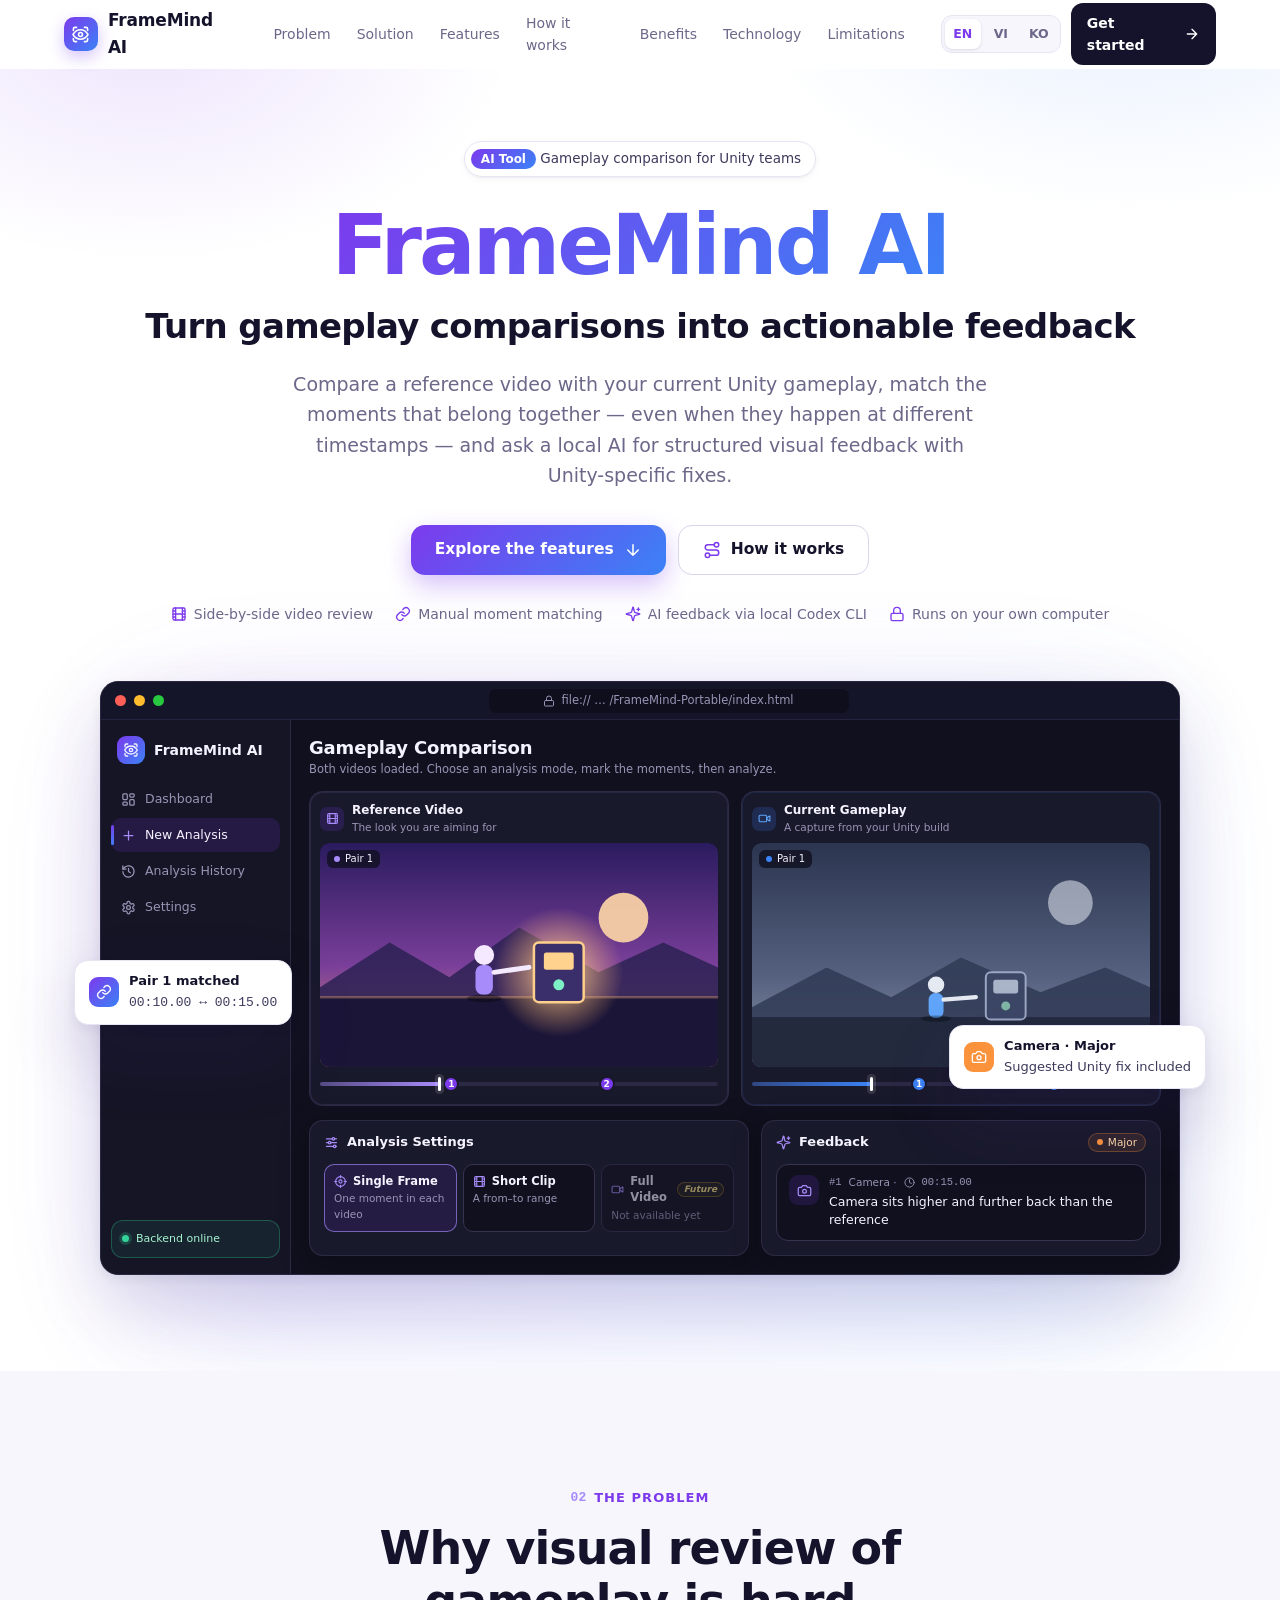
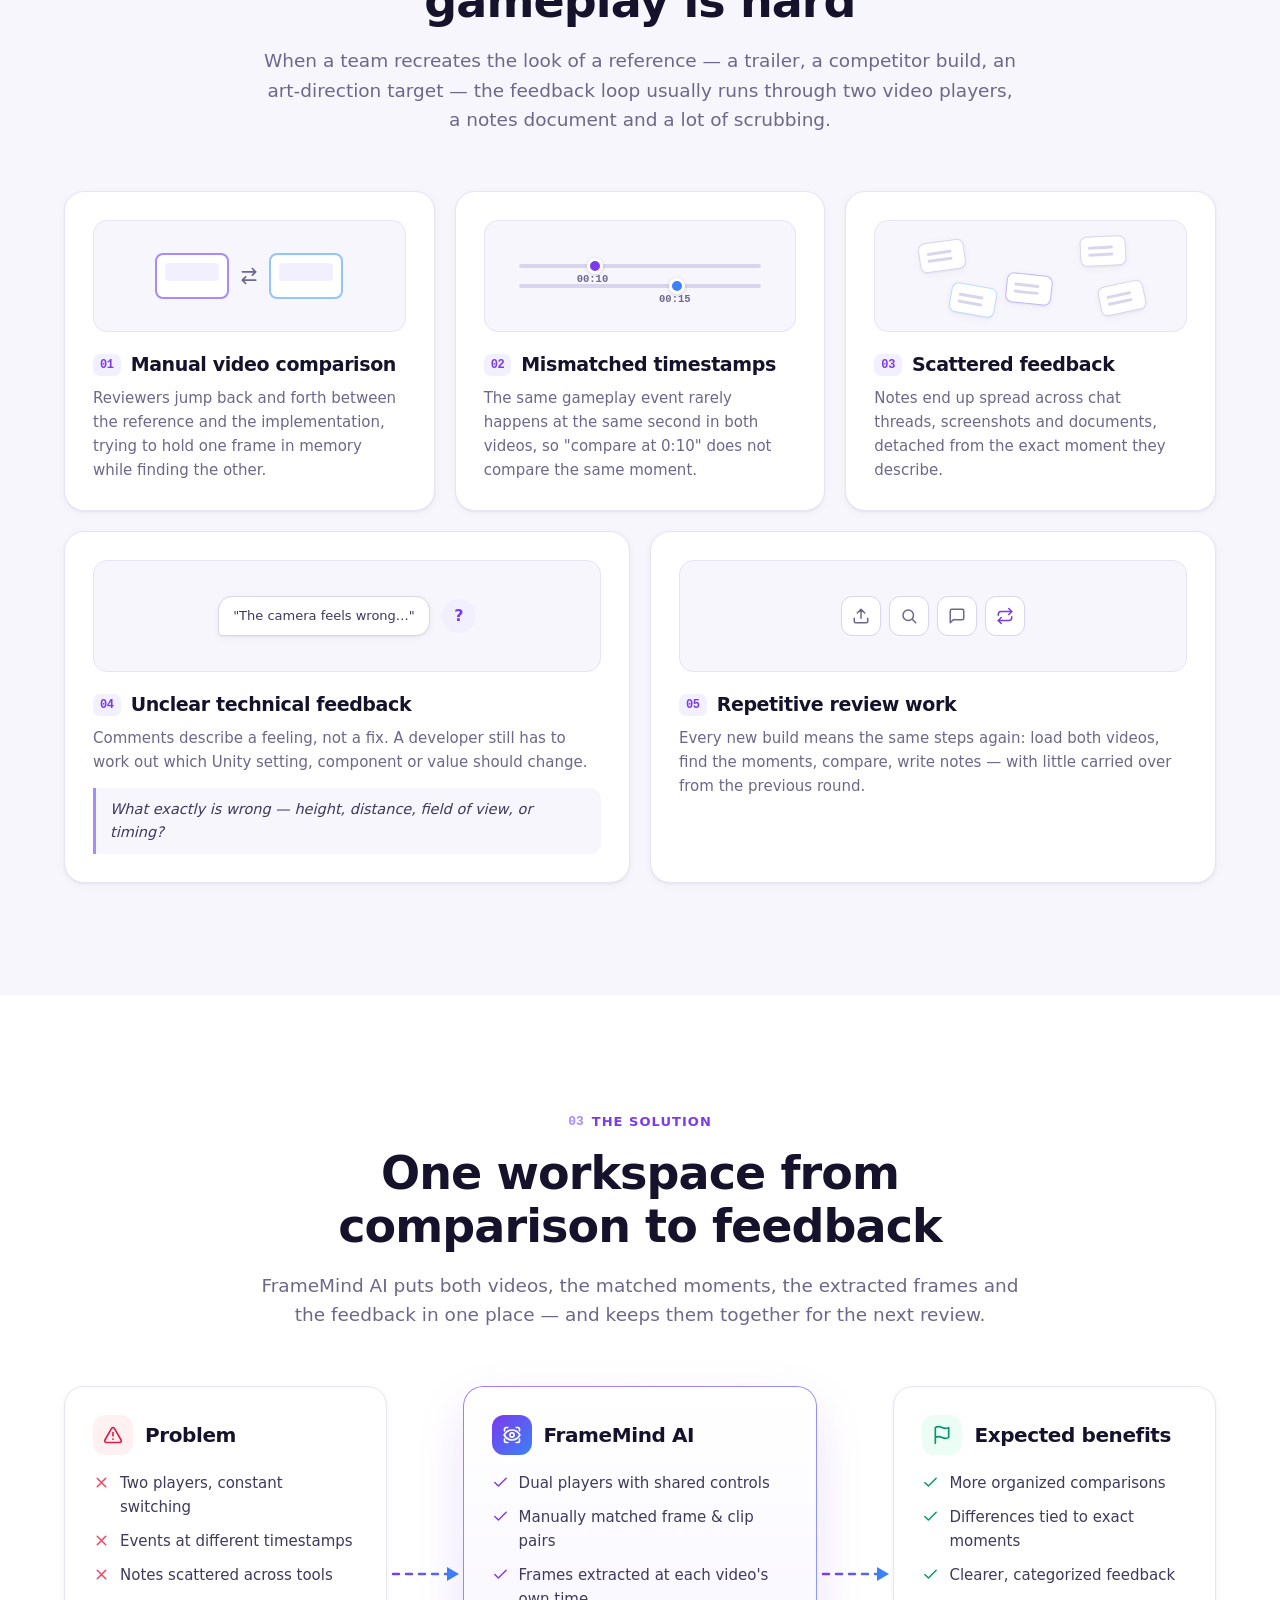
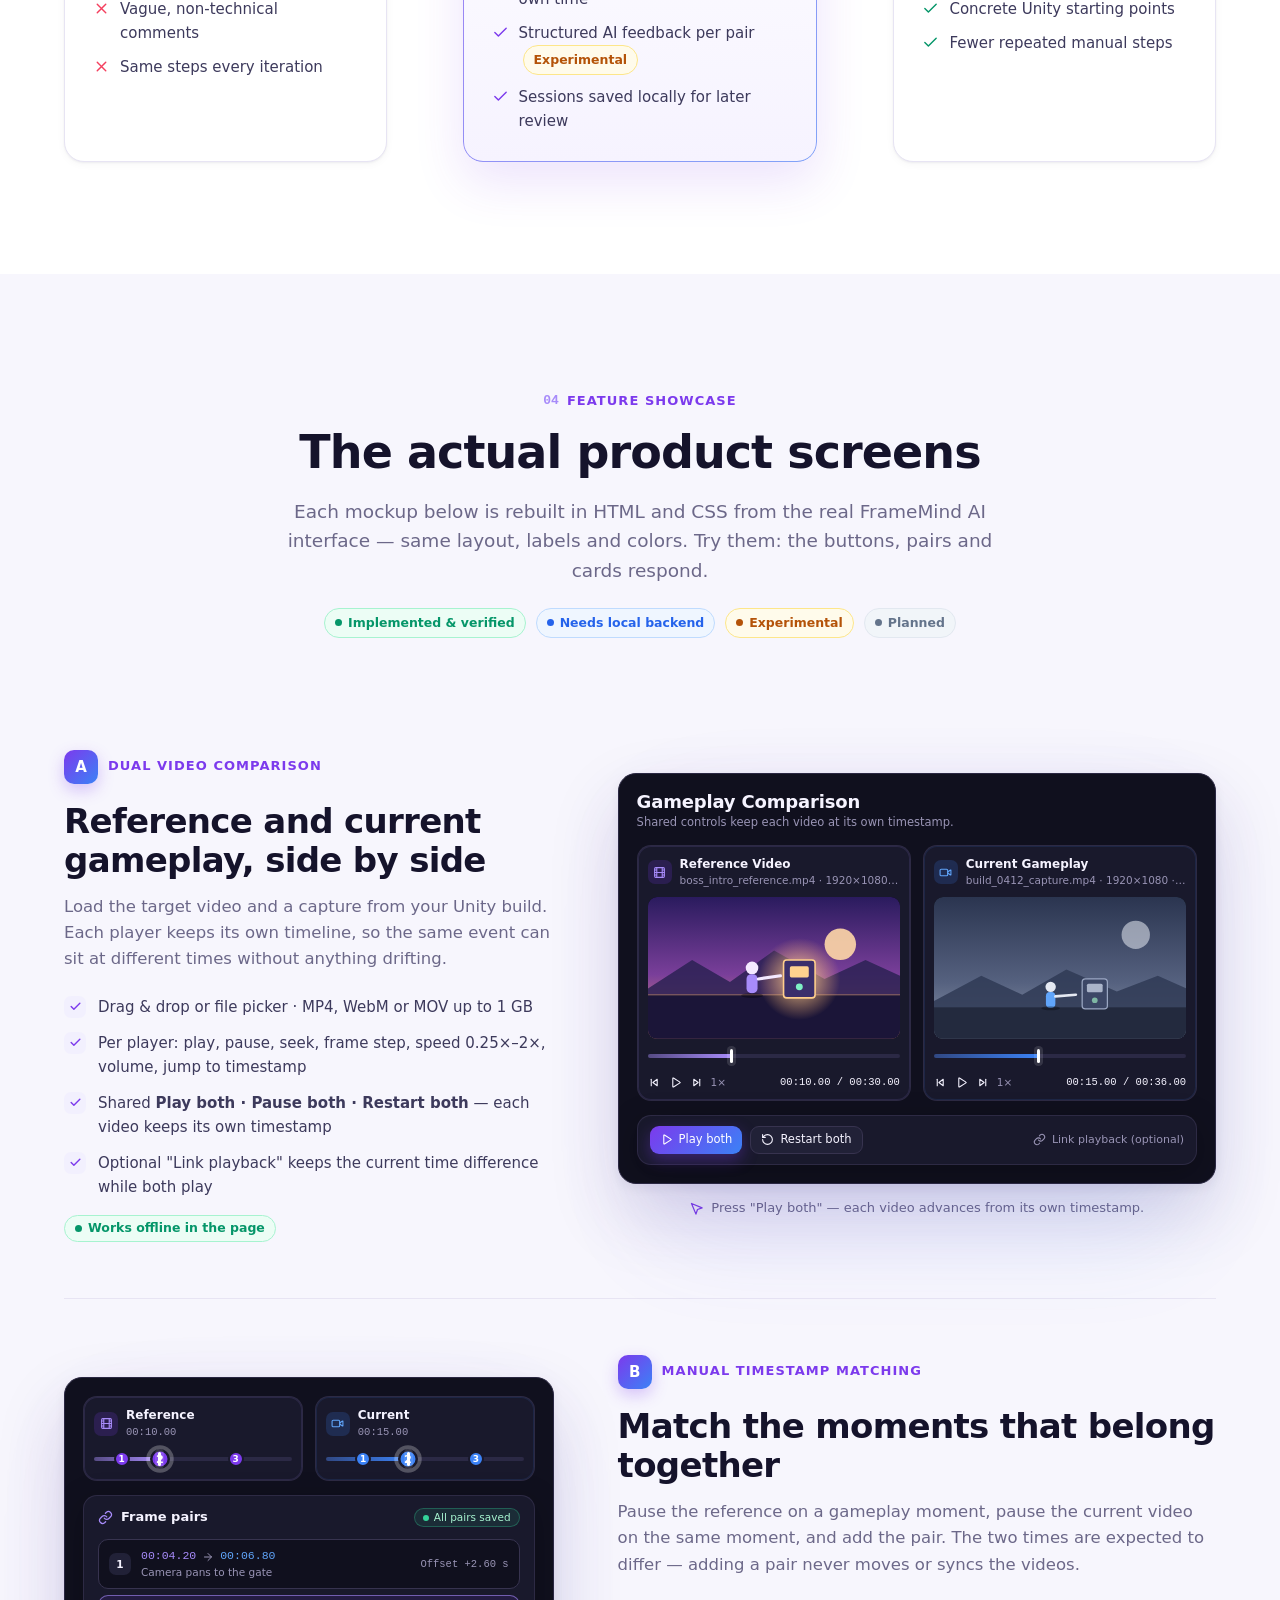
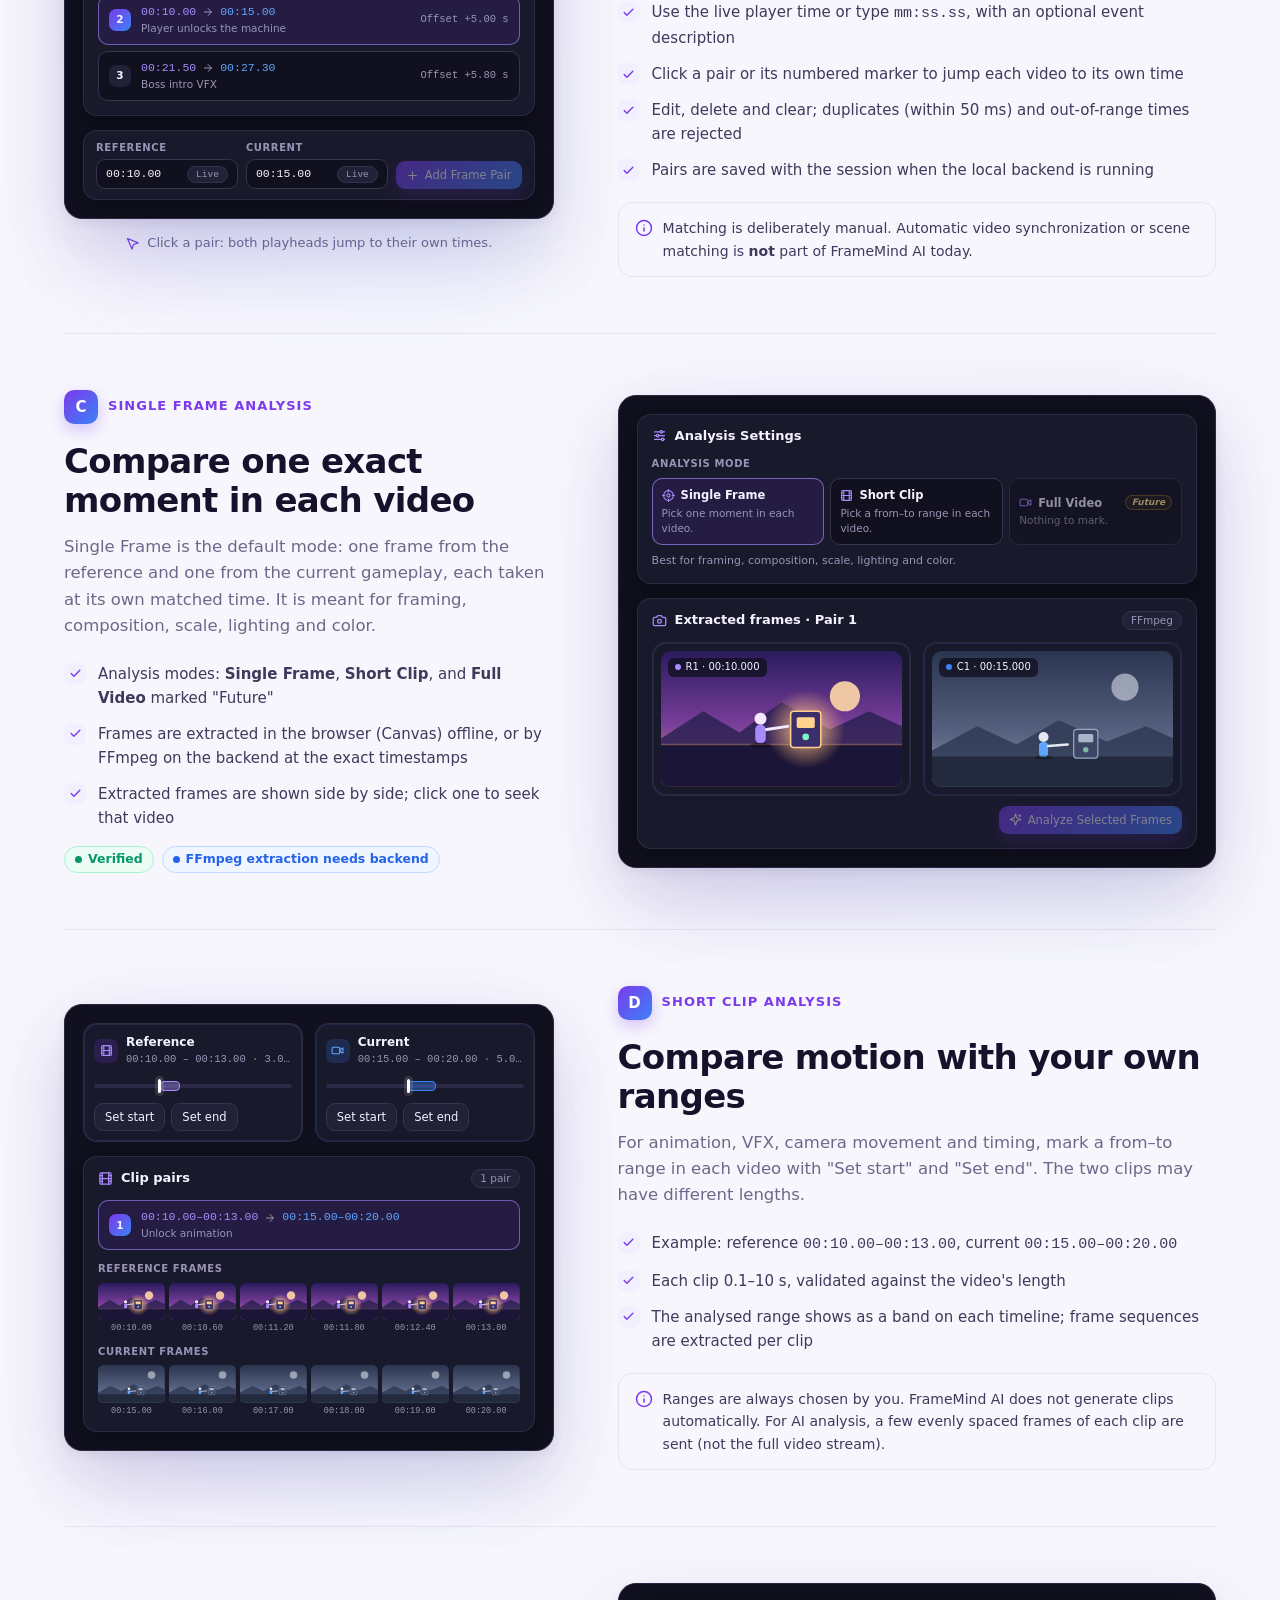
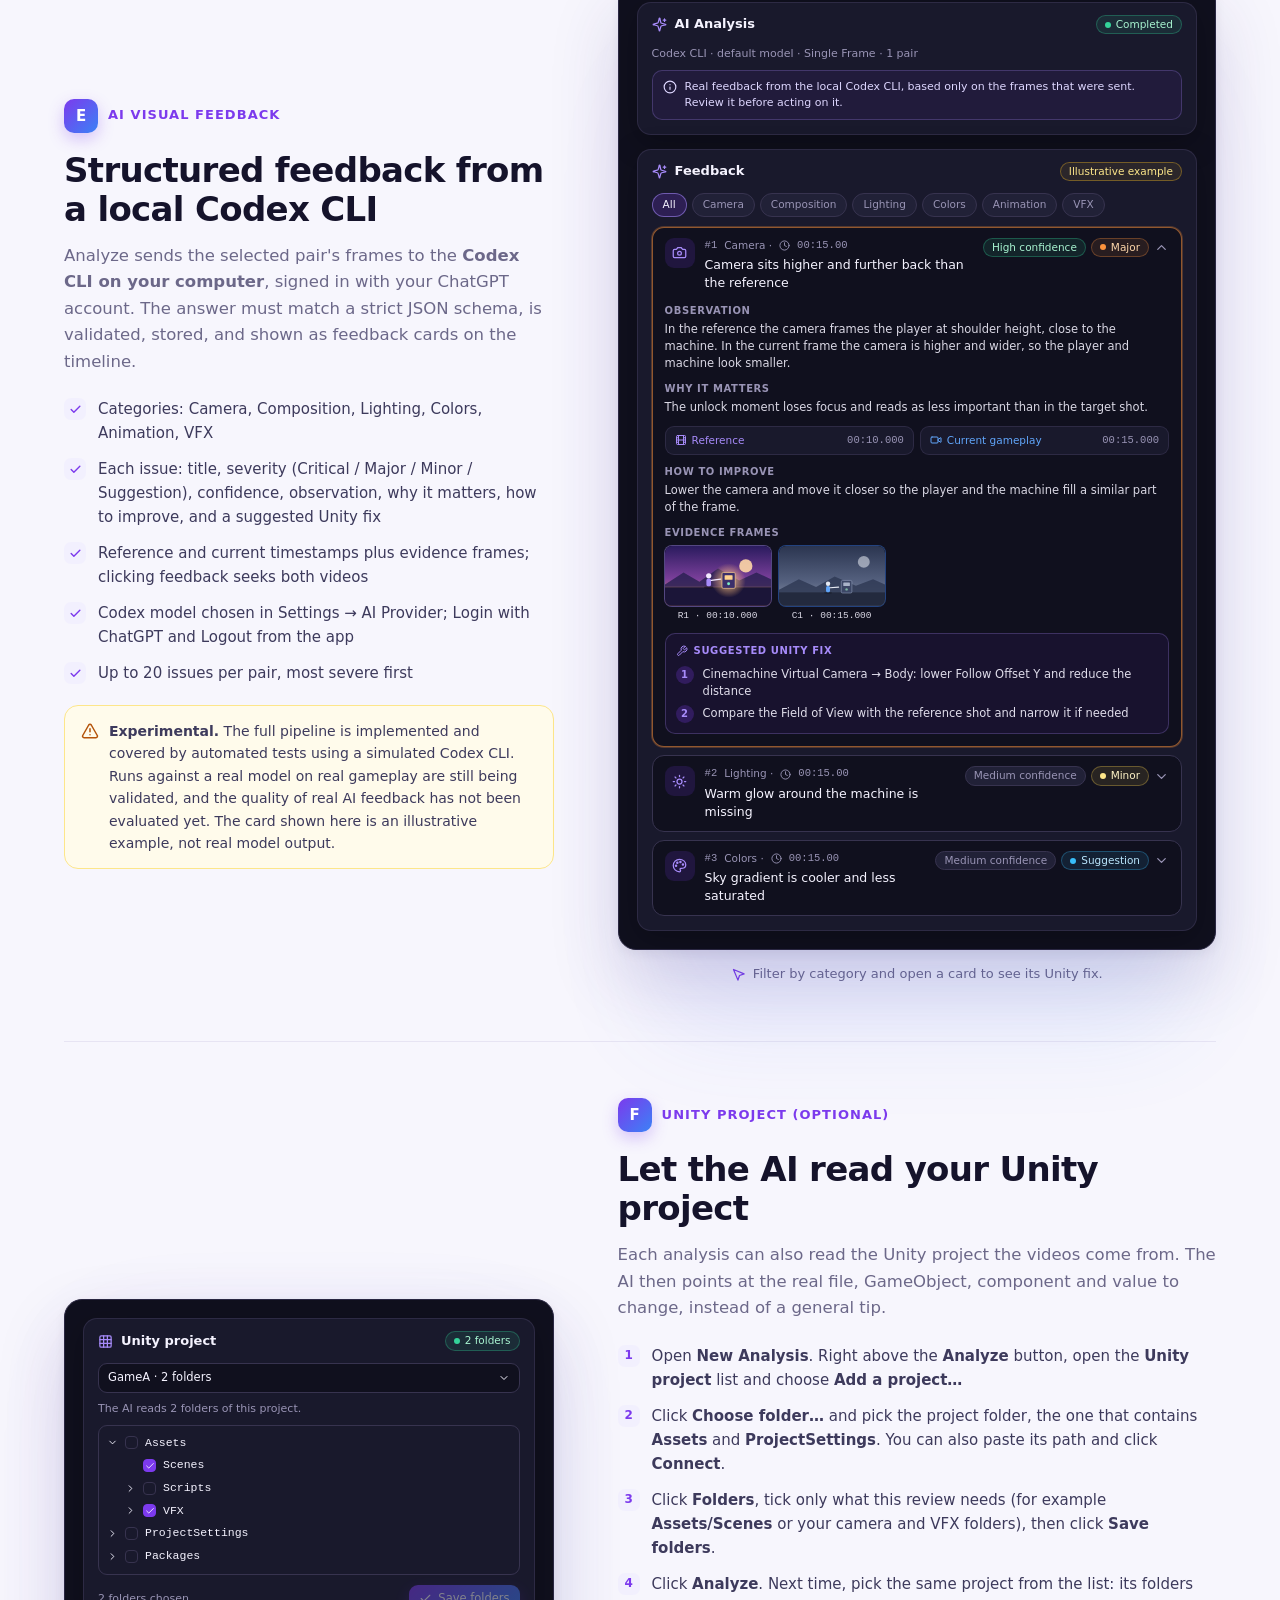
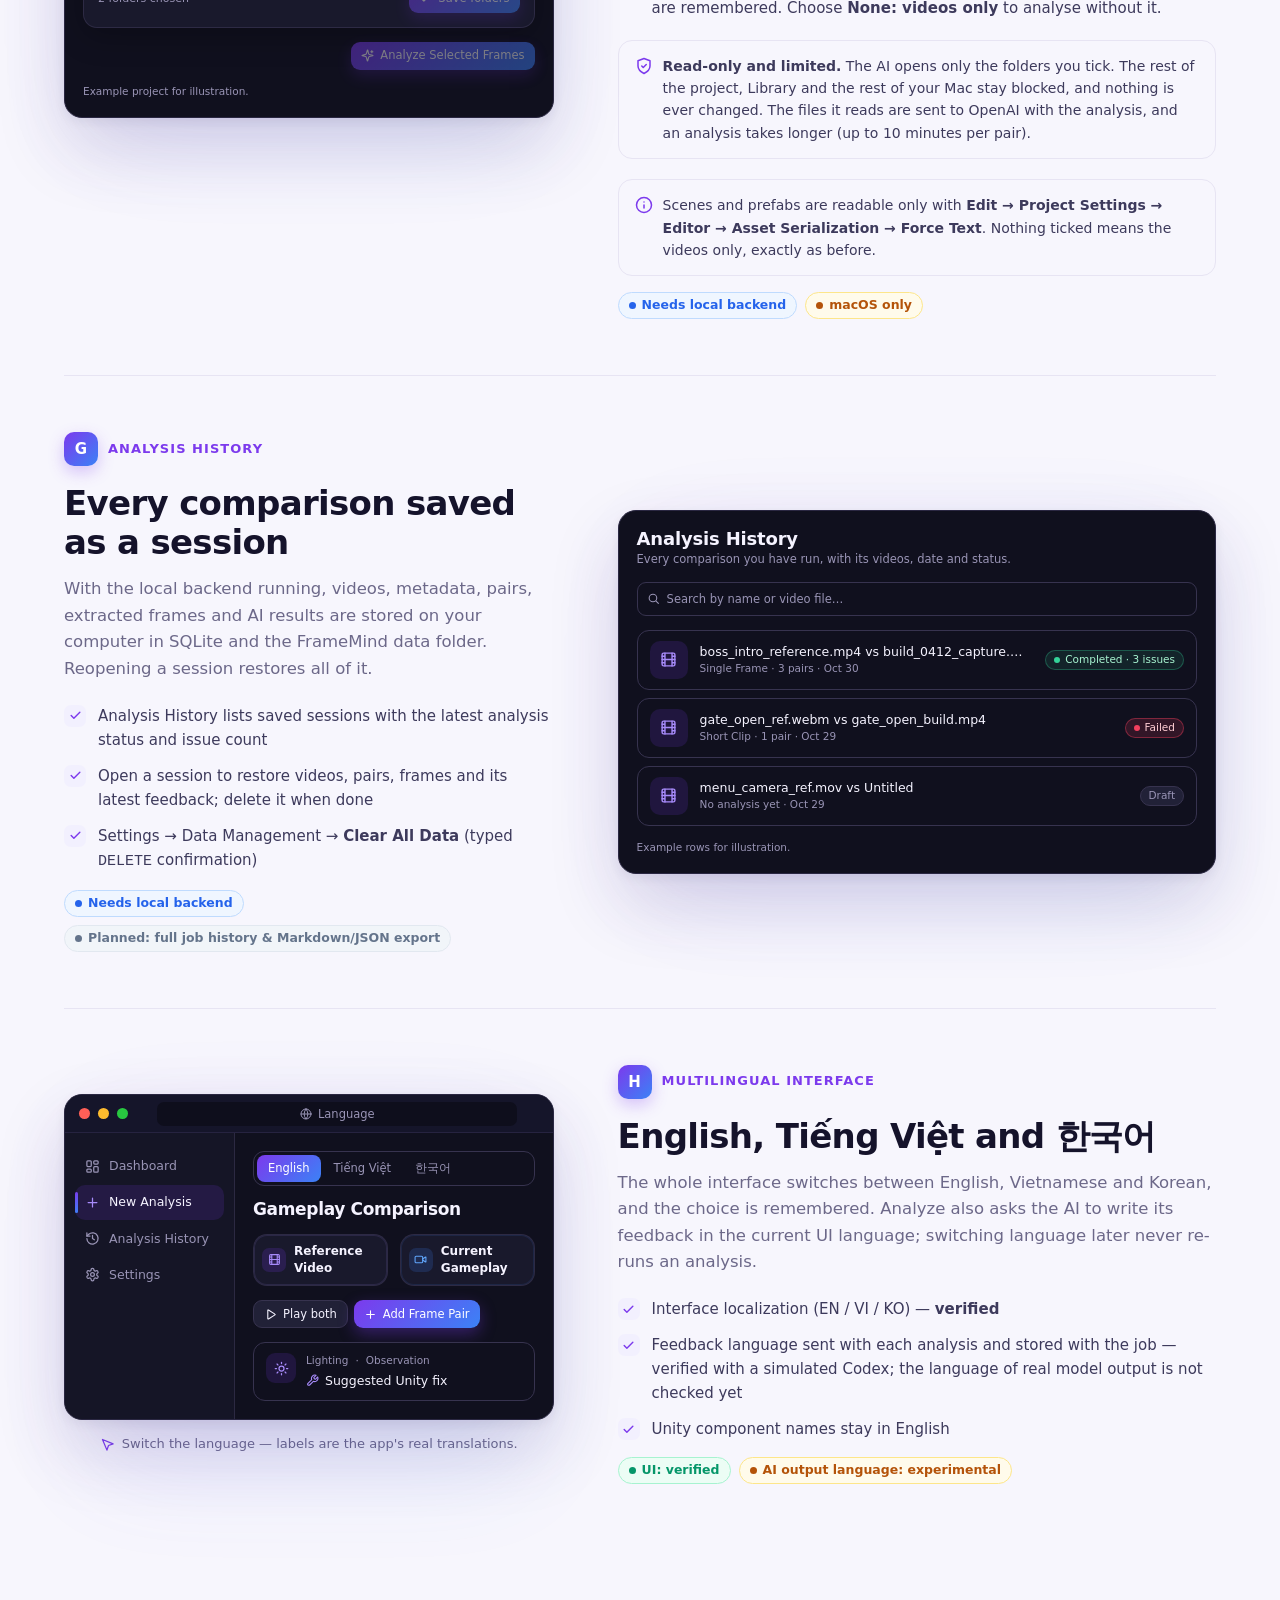
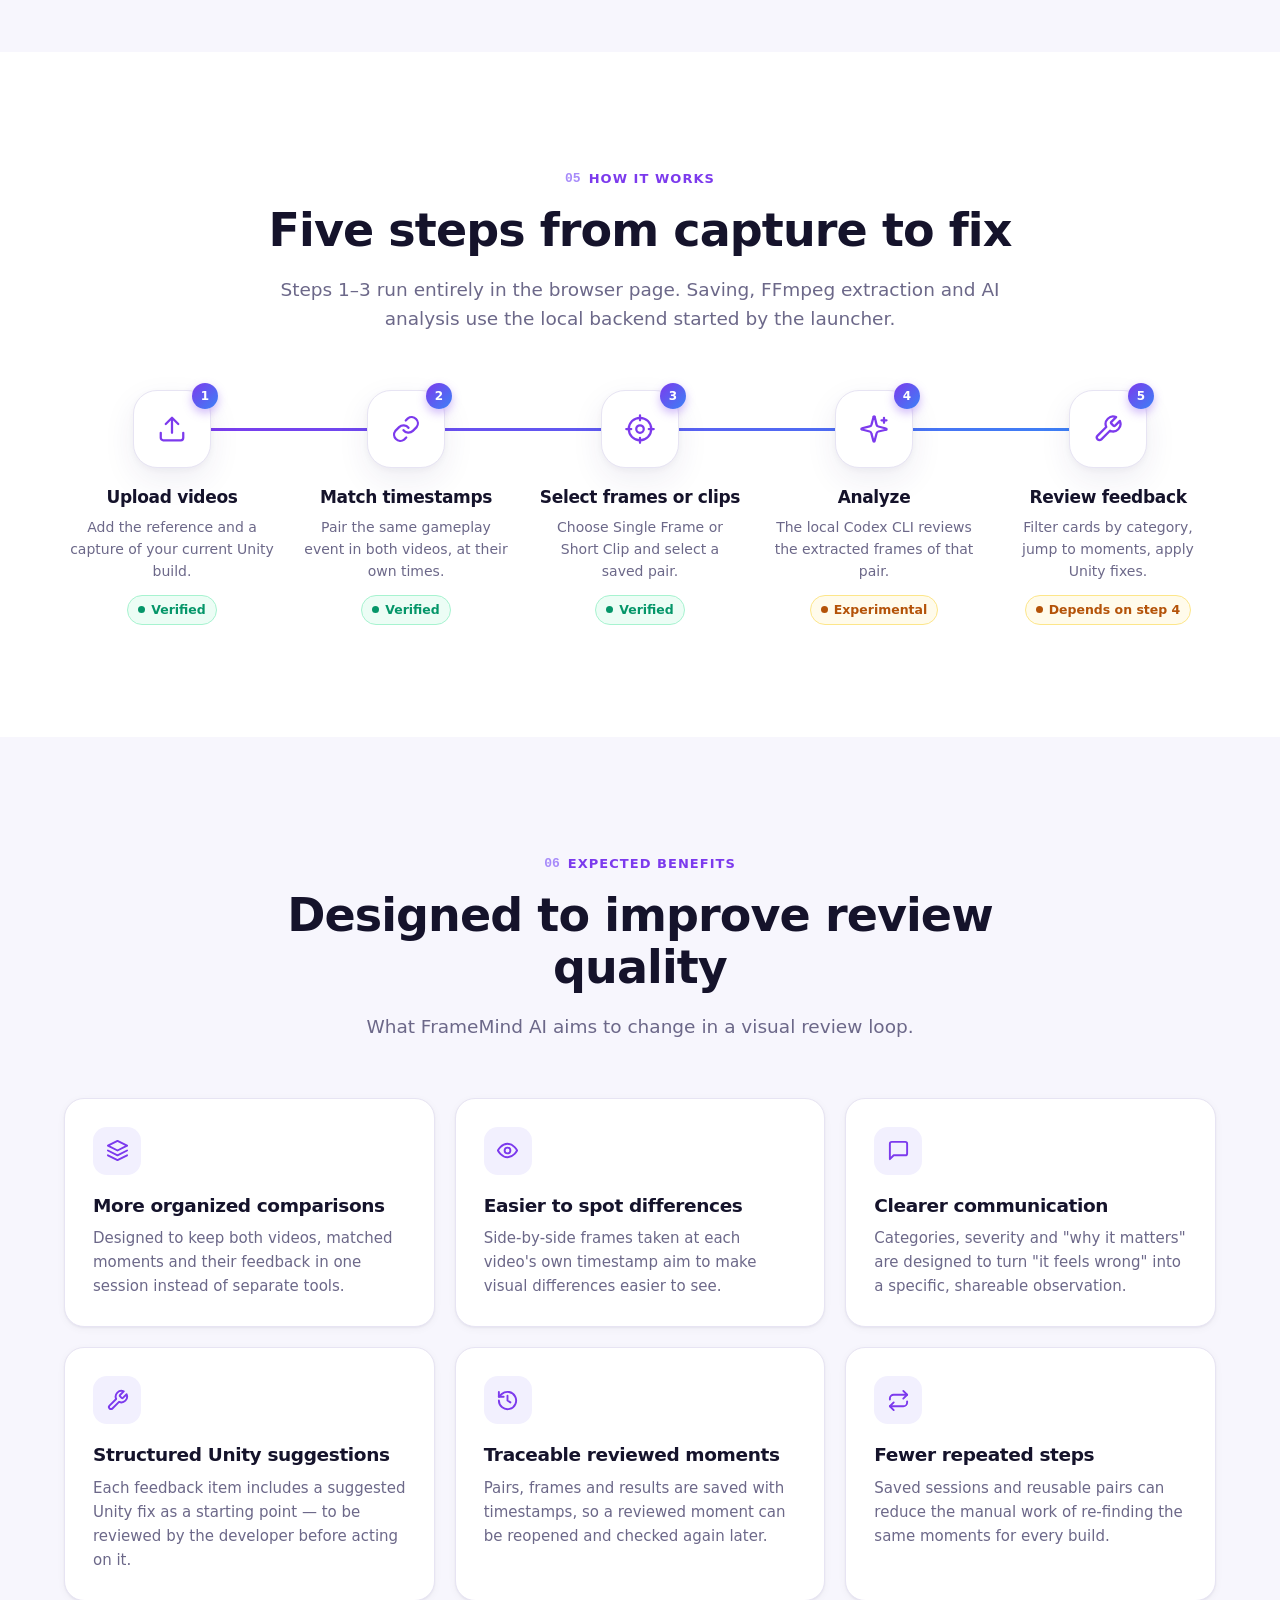
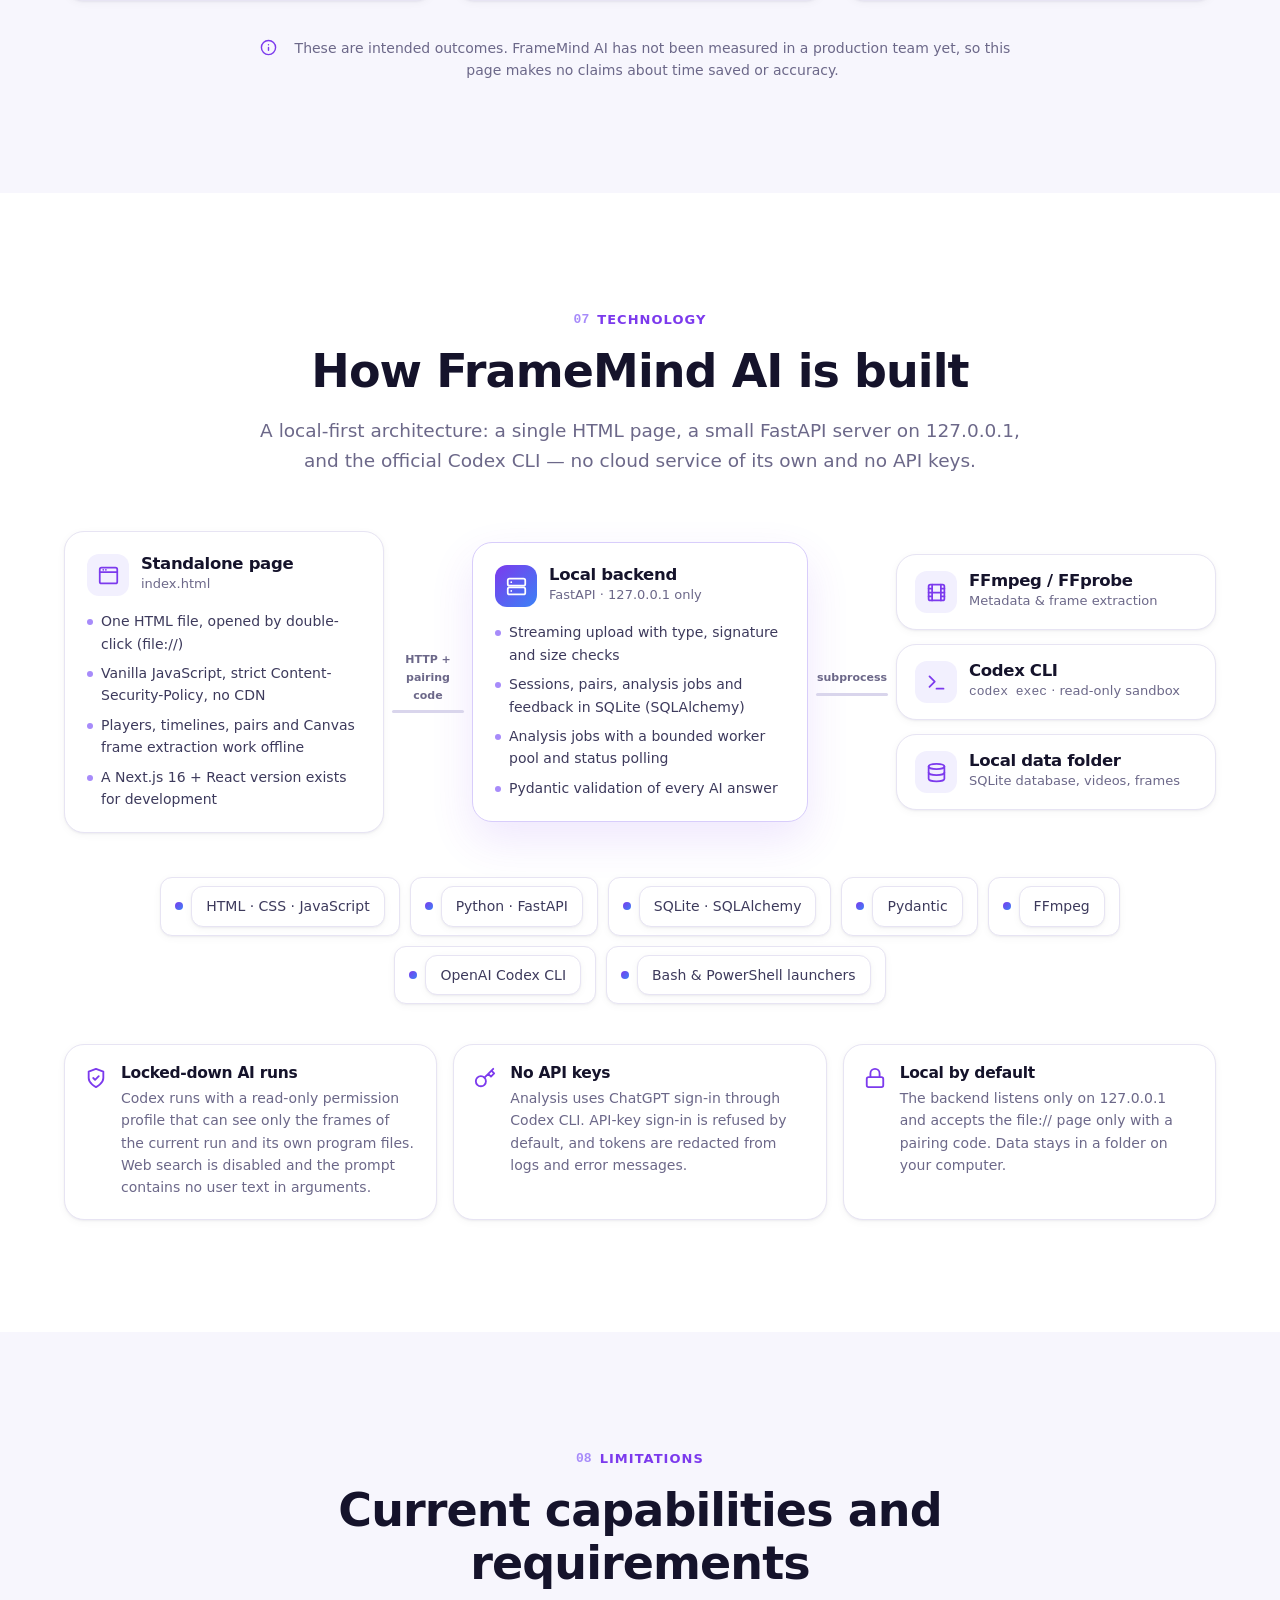
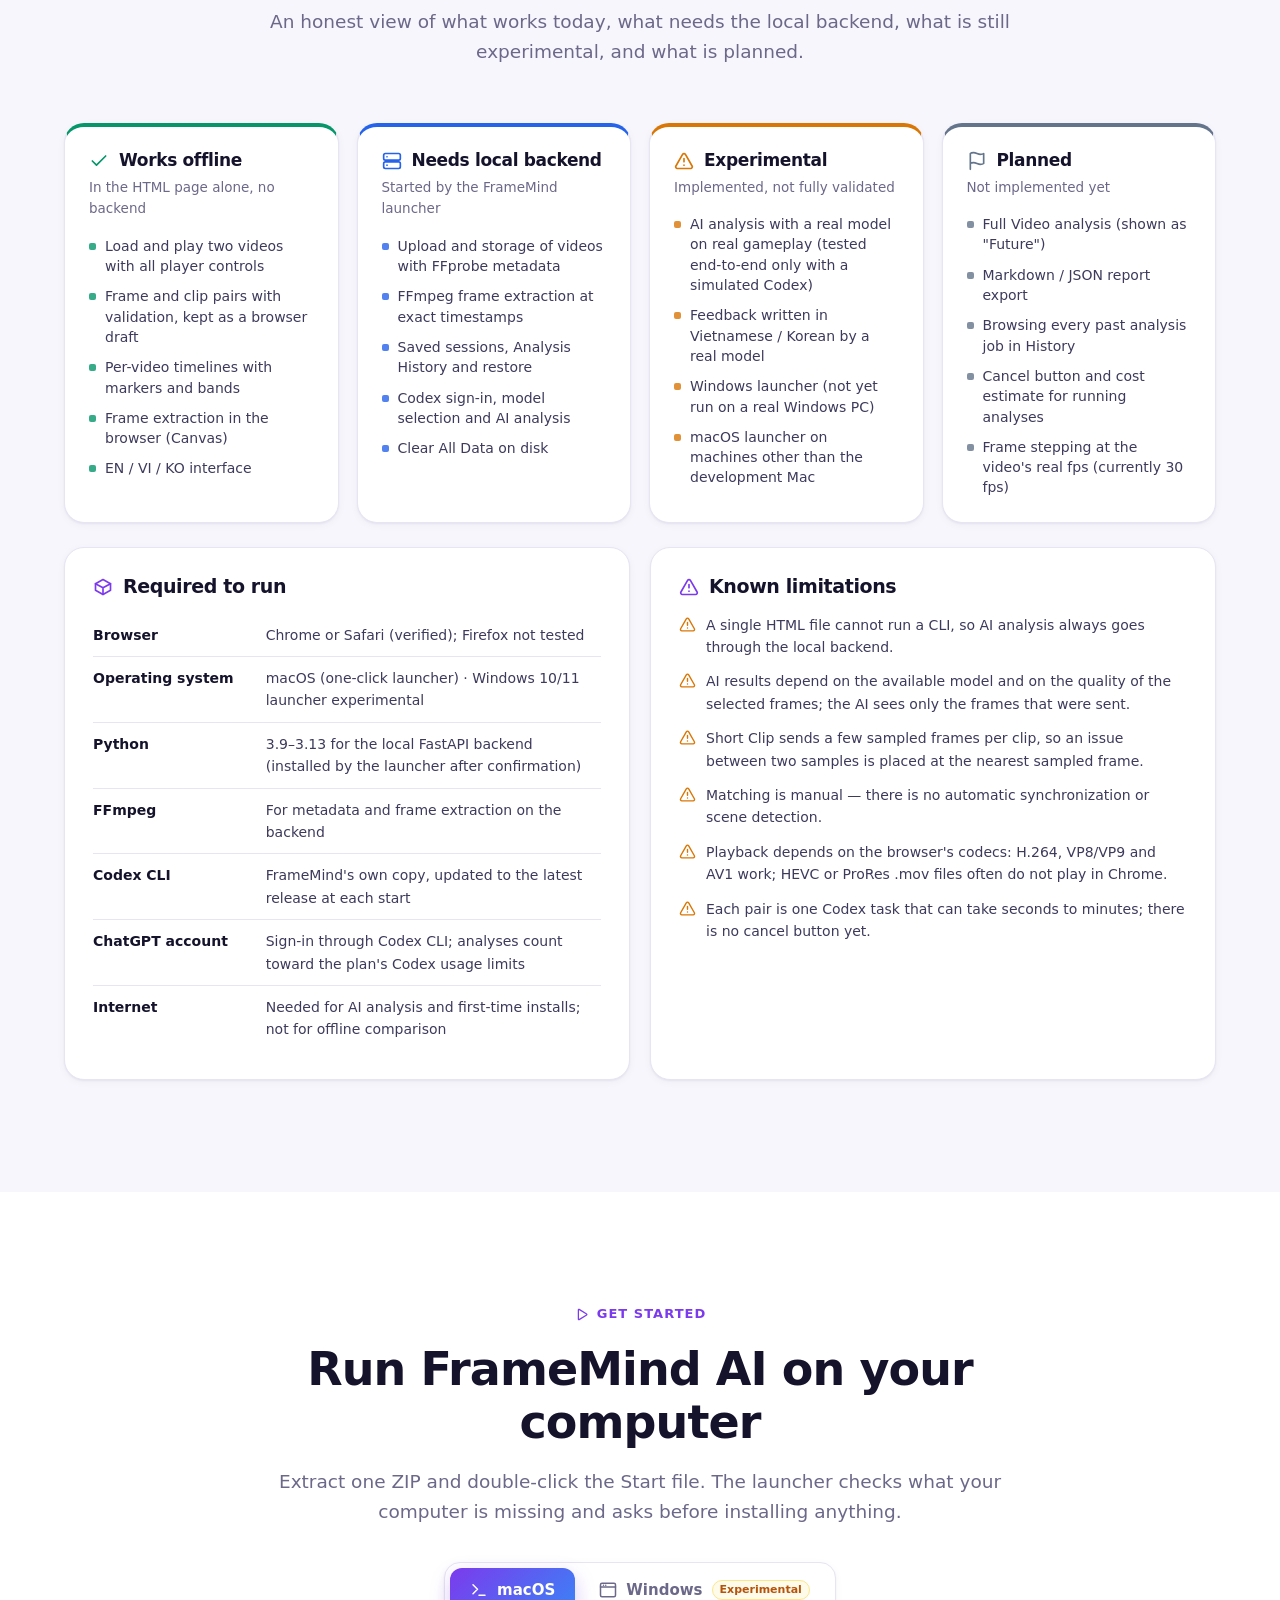
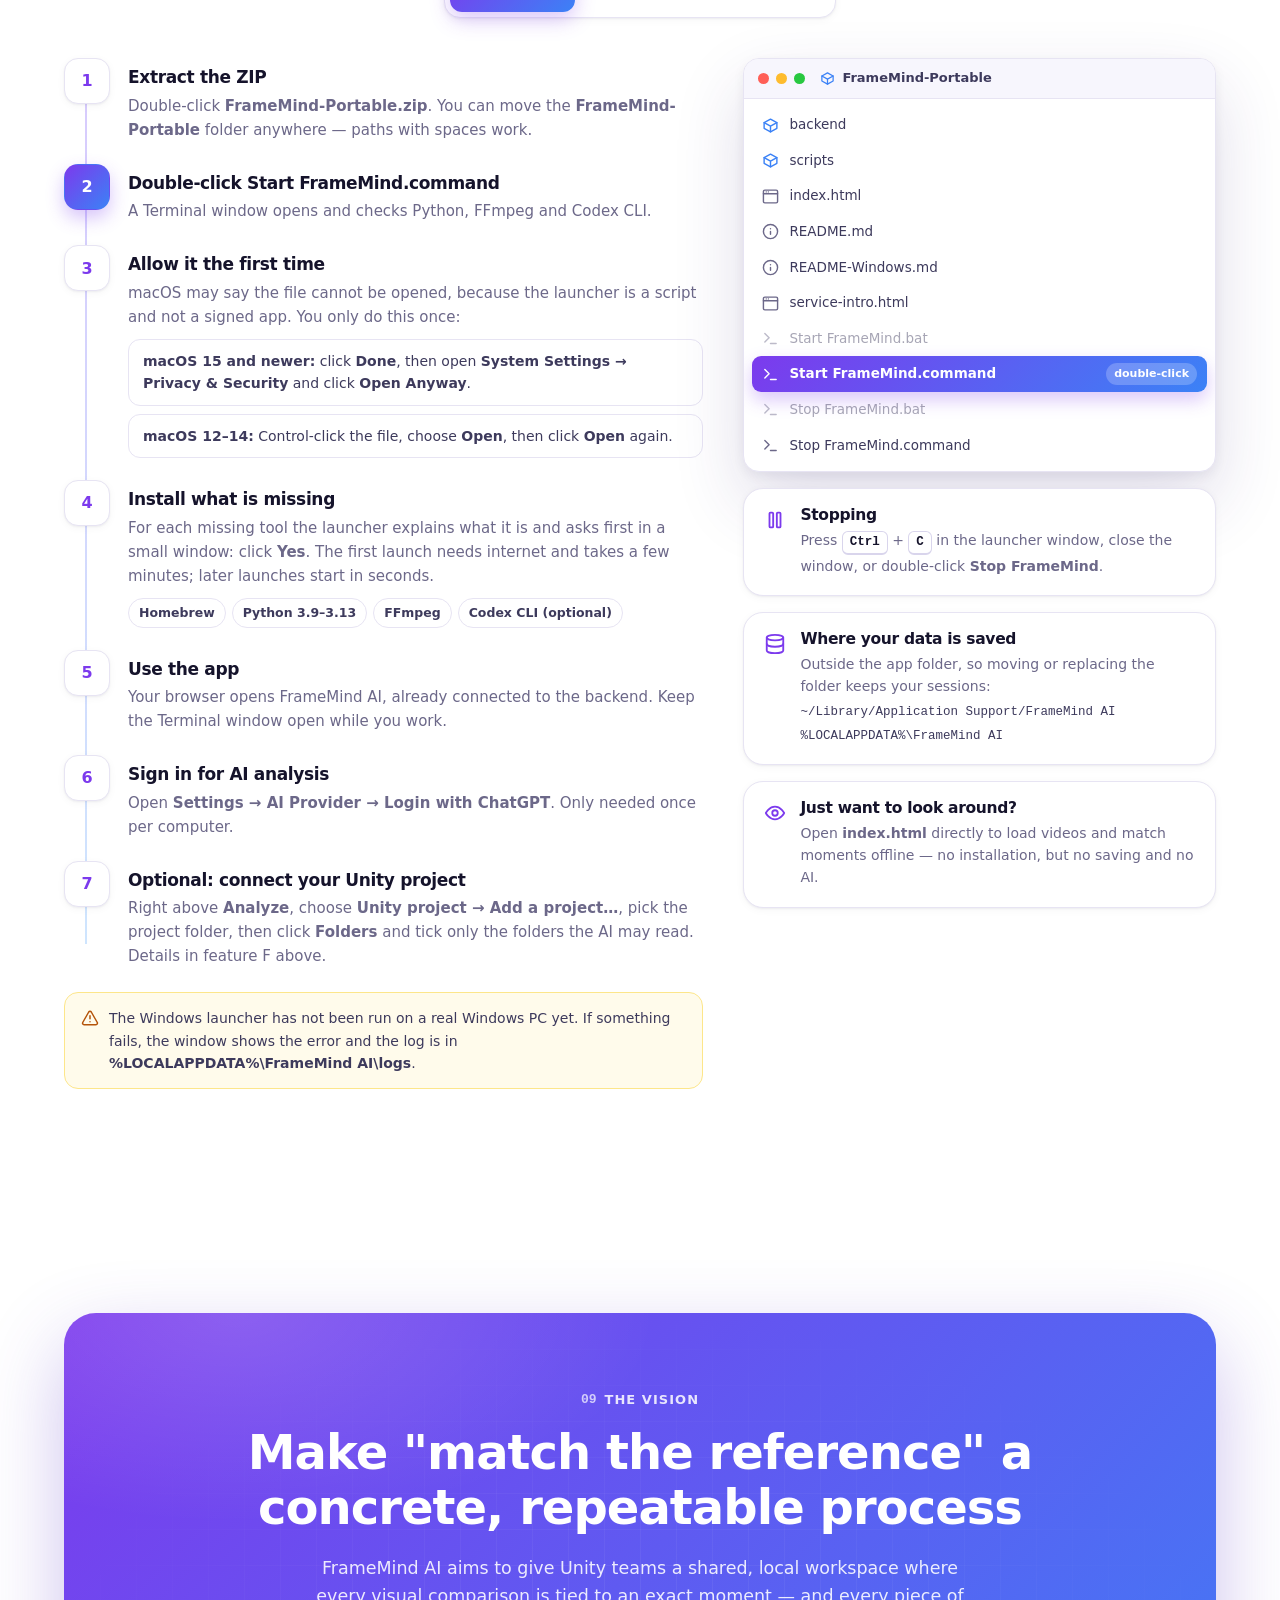
<file: service-intro.html>
<!doctype html>
<html lang="en">
<head>
<meta charset="utf-8">
<meta name="viewport" content="width=device-width, initial-scale=1">
<meta http-equiv="Content-Security-Policy" content="default-src 'none'; script-src 'unsafe-inline'; style-src 'unsafe-inline'; img-src data:">
<meta name="referrer" content="no-referrer">
<title>FrameMind AI — Gameplay Comparison &amp; Visual Feedback</title>
<meta name="description" content="FrameMind AI compares reference and current gameplay videos, aligns matching moments and organizes AI-assisted visual feedback for Unity teams.">
<!--
  FrameMind AI — product introduction page.
  One self-contained file: no external fonts, scripts, images or requests. Open it by double-clicking.
  Every claim on this page follows docs/PROGRESS.md, docs/ROADMAP.md and index.html (2026-10-30).
-->
<style>
:root {
  --bg: #ffffff;
  --bg-soft: #f7f6fd;
  --bg-tint: #f2f0fe;
  --ink: #15132b;
  --ink-2: #3d3a5c;
  --muted: #6c6889;
  --line: #e7e4f3;
  --line-2: #d9d5ec;
  --primary: #7c3aed;
  --primary-2: #6d28d9;
  --primary-soft: #a78bfa;
  --accent: #3b82f6;
  --grad: linear-gradient(135deg, #7c3aed 0%, #3b82f6 100%);
  --ok: #059669; --ok-bg: #ecfdf5; --ok-line: #a7f3d0;
  --warn: #b45309; --warn-bg: #fffbeb; --warn-line: #fde68a;
  --plan: #64748b; --plan-bg: #f1f5f9; --plan-line: #e2e8f0;
  --info: #2563eb; --info-bg: #eff6ff; --info-line: #bfdbfe;
  --shadow-sm: 0 1px 2px rgba(21,19,43,.05), 0 2px 8px rgba(21,19,43,.04);
  --shadow: 0 2px 6px rgba(21,19,43,.04), 0 12px 32px rgba(54,38,120,.08);
  --shadow-lg: 0 4px 12px rgba(21,19,43,.06), 0 30px 70px rgba(54,38,120,.16);
  --radius: 20px;
  /* App (mockup) palette, copied from index.html */
  --a-bg: #10101e; --a-surface: #19192c; --a-raised: #212137; --a-border: #37334f;
  --a-fg: #f5f3ff; --a-muted: #9994b5; --a-ref: #a78bfa; --a-cur: #3b82f6;
  --sev-critical: #f43f5e; --sev-major: #fb923c; --sev-minor: #fde68a; --sev-suggestion: #38bdf8;
  color-scheme: light;
}
* { box-sizing: border-box; }
html { overflow-x: hidden; overflow-x: clip; scroll-behavior: smooth; scroll-padding-top: 84px; -webkit-text-size-adjust: 100%; }
body {
  margin: 0; background: var(--bg); color: var(--ink);
  font-family: -apple-system, BlinkMacSystemFont, "Segoe UI", "Inter", "Apple SD Gothic Neo", "Malgun Gothic", "Noto Sans KR", system-ui, sans-serif;
  font-size: 16px; line-height: 1.6; -webkit-font-smoothing: antialiased; overflow-x: hidden;
}
h1, h2, h3, h4 { margin: 0; color: var(--ink); letter-spacing: -.02em; line-height: 1.15; }
p { margin: 0; }
a { color: var(--primary); text-decoration: none; }
button { font: inherit; color: inherit; cursor: pointer; border: 0; background: none; padding: 0; }
code, .mono { font-family: ui-monospace, SFMono-Regular, Menlo, Consolas, monospace; font-variant-numeric: tabular-nums; }
:focus-visible { outline: 2px solid var(--primary); outline-offset: 3px; border-radius: 6px; }
.ic { width: 20px; height: 20px; fill: none; stroke: currentColor; stroke-width: 2; stroke-linecap: round; stroke-linejoin: round; flex-shrink: 0; }
.sr-only { position: absolute; width: 1px; height: 1px; overflow: hidden; clip: rect(0,0,0,0); white-space: nowrap; }
.container { width: 100%; max-width: 1200px; margin: 0 auto; padding: 0 24px; }
@media (max-width: 640px) { .container { padding: 0 16px; } }
.grad-text { background: var(--grad); -webkit-background-clip: text; background-clip: text; color: transparent; }

/* ---------- Navigation ---------- */
.progress { position: fixed; top: 0; left: 0; height: 3px; width: 100%; transform-origin: 0 50%; transform: scaleX(0); background: var(--grad); z-index: 60; }
.nav { position: sticky; top: 0; z-index: 50; background: rgba(255,255,255,.82); backdrop-filter: saturate(180%) blur(14px); -webkit-backdrop-filter: saturate(180%) blur(14px); border-bottom: 1px solid transparent; transition: border-color .3s, box-shadow .3s; }
.nav.scrolled { border-bottom-color: var(--line); box-shadow: 0 6px 24px rgba(21,19,43,.04); }
.nav-inner { display: flex; align-items: center; justify-content: space-between; height: 68px; gap: 24px; }
.brand { display: flex; align-items: center; gap: 10px; color: var(--ink); font-weight: 650; font-size: 17px; letter-spacing: -.01em; }
.brand-mark { display: grid; place-items: center; width: 34px; height: 34px; border-radius: 10px; background: var(--grad); color: #fff; box-shadow: 0 6px 16px rgba(124,58,237,.3); }
.brand-mark .ic { width: 19px; height: 19px; }
.nav-links { display: flex; align-items: center; gap: 2px; list-style: none; margin: 0; padding: 0; }
.nav-links a { display: block; padding: 8px 12px; border-radius: 10px; color: var(--muted); font-size: 14px; font-weight: 500; transition: color .2s, background .2s; }
.nav-links a:hover { color: var(--ink); background: var(--bg-soft); }
.nav-links a.active { color: var(--primary); background: var(--bg-tint); }
.nav-links .m-only { display: none; }
.nav-cta { display: inline-flex; align-items: center; gap: 8px; padding: 9px 16px; border-radius: 12px; background: var(--ink); color: #fff; font-size: 14px; font-weight: 600; transition: transform .2s, box-shadow .2s; }
.nav-cta:hover { transform: translateY(-1px); box-shadow: 0 8px 20px rgba(21,19,43,.18); }
.nav-right { display: flex; align-items: center; gap: 10px; }
.lang-switch { display: inline-flex; padding: 3px; gap: 2px; border-radius: 11px; background: var(--bg-soft); border: 1px solid var(--line); }
.lang-switch button { min-width: 36px; height: 30px; padding: 0 8px; border-radius: 8px; font-size: 12.5px; font-weight: 650; color: var(--muted); transition: color .2s, background .2s, box-shadow .2s; }
.lang-switch button:hover { color: var(--ink); }
.lang-switch button[aria-pressed="true"] { background: #fff; color: var(--primary); box-shadow: 0 1px 3px rgba(21,19,43,.12); }
.tx { transition: opacity .18s ease; }
.switching .tx { opacity: 0; }
:lang(ko) body { word-break: keep-all; overflow-wrap: anywhere; }
.menu-btn { display: none; width: 42px; height: 42px; border-radius: 12px; border: 1px solid var(--line); place-items: center; color: var(--ink); }
@media (max-width: 1200px) {
  .menu-btn { display: grid; }
  .nav-links .m-only { display: block; }
  .nav-cta { display: none; }
  .nav-links { position: absolute; top: 68px; left: 0; right: 0; flex-direction: column; align-items: stretch; gap: 2px; padding: 12px 16px 18px; background: #fff; border-bottom: 1px solid var(--line); box-shadow: 0 20px 40px rgba(21,19,43,.08); transform: translateY(-8px); opacity: 0; visibility: hidden; transition: opacity .2s, transform .2s, visibility .2s; }
  .nav-links a { padding: 12px 14px; font-size: 15px; }
  .nav.open .nav-links { transform: none; opacity: 1; visibility: visible; }
}

/* ---------- Common blocks ---------- */
section { position: relative; padding: 112px 0; }
@media (max-width: 760px) { section { padding: 76px 0; } }
.eyebrow { display: inline-flex; align-items: center; gap: 8px; font-size: 13px; font-weight: 650; letter-spacing: .08em; text-transform: uppercase; color: var(--primary); }
.eyebrow .num { font-family: ui-monospace, Menlo, monospace; color: var(--primary-soft); letter-spacing: 0; }
.section-head { max-width: 760px; margin: 0 auto 56px; text-align: center; }
.section-head h2 { margin-top: 14px; font-size: clamp(30px, 4.4vw, 46px); font-weight: 700; }
.section-head p { margin-top: 18px; font-size: clamp(16px, 1.6vw, 18.5px); color: var(--muted); }
.soft-bg { background: var(--bg-soft); }
.chip { display: inline-flex; align-items: center; gap: 6px; padding: 4px 10px; border-radius: 999px; font-size: 12.5px; font-weight: 600; border: 1px solid var(--line); background: #fff; color: var(--ink-2); white-space: nowrap; }
.chip .dot { width: 7px; height: 7px; border-radius: 50%; background: currentColor; }
.st-ok { color: var(--ok); background: var(--ok-bg); border-color: var(--ok-line); }
.st-exp { color: var(--warn); background: var(--warn-bg); border-color: var(--warn-line); }
.st-plan { color: var(--plan); background: var(--plan-bg); border-color: var(--plan-line); }
.st-be { color: var(--info); background: var(--info-bg); border-color: var(--info-line); }
.btn { display: inline-flex; align-items: center; justify-content: center; gap: 10px; height: 50px; padding: 0 24px; border-radius: 14px; font-weight: 600; font-size: 15.5px; transition: transform .2s, box-shadow .2s, background .2s; }
.btn-primary { background: var(--grad); color: #fff; box-shadow: 0 10px 26px rgba(124,58,237,.32); }
.btn-primary:hover { transform: translateY(-2px); box-shadow: 0 16px 34px rgba(124,58,237,.38); }
.btn-ghost { background: #fff; color: var(--ink); border: 1px solid var(--line-2); }
.btn-ghost:hover { transform: translateY(-2px); box-shadow: var(--shadow); }
.card { background: #fff; border: 1px solid var(--line); border-radius: var(--radius); box-shadow: var(--shadow-sm); }

/* ---------- Reveal on scroll ---------- */
.js .reveal { opacity: 0; transform: translateY(26px); transition: opacity .8s cubic-bezier(.2,.7,.2,1), transform .8s cubic-bezier(.2,.7,.2,1); transition-delay: var(--d, 0s); }
.js .reveal.from-left { transform: translateX(-30px); }
.js .reveal.from-right { transform: translateX(30px); }
.js .reveal.zoom { transform: scale(.96) translateY(16px); }
.js .reveal.in { opacity: 1; transform: none; }
@media (max-width: 960px) { .js .reveal.from-left, .js .reveal.from-right { transform: translateY(26px); } .js .reveal.in { transform: none; } }

/* ---------- Hero ---------- */
.hero { padding: 72px 0 96px; overflow: hidden; }
.hero::before { content: ""; position: absolute; inset: -20% -10% auto; height: 760px; background:
  radial-gradient(520px 320px at 18% 30%, rgba(124,58,237,.13), transparent 70%),
  radial-gradient(560px 340px at 82% 22%, rgba(59,130,246,.12), transparent 70%); pointer-events: none; }
.hero-grid { position: relative; display: grid; grid-template-columns: minmax(0, 1fr); gap: 56px; text-align: center; }
.hero-badge { display: inline-flex; align-items: center; gap: 10px; padding: 6px 14px 6px 6px; border-radius: 999px; border: 1px solid var(--line); background: rgba(255,255,255,.8); box-shadow: var(--shadow-sm); font-size: 13.5px; color: var(--ink-2); font-weight: 500; }
.hero-badge b { padding: 3px 10px; border-radius: 999px; background: var(--grad); color: #fff; font-size: 12px; font-weight: 650; }
.hero h1 { margin-top: 26px; font-size: clamp(44px, 7.4vw, 84px); font-weight: 760; letter-spacing: -.035em; line-height: 1.02; }
.hero .tagline { margin-top: 18px; font-size: clamp(22px, 3.1vw, 34px); font-weight: 650; letter-spacing: -.02em; color: var(--ink); line-height: 1.2; }
.hero .lead { max-width: 700px; margin: 22px auto 0; font-size: clamp(16.5px, 1.7vw, 19px); color: var(--muted); }
.hero-ctas { display: flex; flex-wrap: wrap; justify-content: center; gap: 12px; margin-top: 34px; }
.hero-facts { display: flex; flex-wrap: wrap; justify-content: center; gap: 10px 22px; margin-top: 28px; font-size: 14px; color: var(--muted); }
.hero-facts span { display: inline-flex; align-items: center; gap: 7px; }
.hero-facts .ic { width: 16px; height: 16px; color: var(--primary); }
.hero-visual { position: relative; max-width: 1080px; margin: 0 auto; width: 100%; }
.hero-visual::before { content: ""; position: absolute; inset: 8% 4% -6%; background: var(--grad); filter: blur(70px); opacity: .22; border-radius: 40px; }
.float-chip { position: absolute; z-index: 3; display: flex; align-items: center; gap: 10px; padding: 10px 14px; border-radius: 14px; background: #fff; border: 1px solid var(--line); box-shadow: var(--shadow-lg); font-size: 13px; color: var(--ink-2); animation: bob 6s ease-in-out infinite; text-align: left; }
.float-chip .fi { display: grid; place-items: center; width: 30px; height: 30px; border-radius: 9px; color: #fff; }
.float-chip .fi .ic { width: 16px; height: 16px; }
.float-chip b { display: block; color: var(--ink); font-size: 13px; }
.fc-1 { left: -26px; top: 47%; }
.fc-2 { right: -26px; top: 58%; animation-delay: -3s; }
@keyframes bob { 0%,100% { transform: translateY(0); } 50% { transform: translateY(-8px); } }
@media (max-width: 1140px) { .fc-1 { left: 8px; top: -22px; } .fc-2 { right: 8px; top: auto; bottom: -24px; } }
@media (max-width: 640px) { .float-chip { display: none; } }

/* ---------- App mockups (dark, mirrors index.html) ---------- */
.app { position: relative; z-index: 2; border-radius: 18px; background: var(--a-bg); color: var(--a-fg); border: 1px solid #2a2742; box-shadow: var(--shadow-lg); overflow: hidden; font-size: 12.5px; line-height: 1.45; text-align: left; }
.app-bar { display: flex; align-items: center; gap: 8px; height: 38px; padding: 0 14px; background: #15152a; border-bottom: 1px solid #262340; }
.app-bar i { width: 11px; height: 11px; border-radius: 50%; background: #3a3654; }
.app-bar i:nth-child(1) { background: #ff5f57; } .app-bar i:nth-child(2) { background: #febc2e; } .app-bar i:nth-child(3) { background: #28c840; }
.app-bar .url { flex: 1; max-width: 360px; margin: 0 auto; height: 24px; border-radius: 7px; background: #0e0e1c; color: var(--a-muted); font-size: 11.5px; display: flex; align-items: center; justify-content: center; gap: 6px; overflow: hidden; white-space: nowrap; }
.app-bar .url .ic { width: 12px; height: 12px; }
.app-body { display: grid; grid-template-columns: 190px 1fr; min-height: 0; }
.app-side { border-right: 1px solid rgba(55,51,79,.7); background: rgba(25,25,44,.6); padding: 16px 10px; display: flex; flex-direction: column; gap: 18px; }
.app-logo { display: flex; align-items: center; gap: 9px; padding: 0 6px; font-weight: 600; font-size: 14px; }
.app-logo span:first-child { display: grid; place-items: center; width: 28px; height: 28px; border-radius: 9px; background: var(--grad); }
.app-logo .ic { width: 16px; height: 16px; }
.app-nav { display: flex; flex-direction: column; gap: 2px; }
.app-nav div { position: relative; display: flex; align-items: center; gap: 9px; padding: 8px 10px; border-radius: 10px; color: var(--a-muted); font-weight: 500; }
.app-nav .ic { width: 15px; height: 15px; }
.app-nav div.on { background: rgba(124,58,237,.15); color: var(--a-fg); }
.app-nav div.on .ic { color: var(--a-ref); }
.app-nav div.on::before { content: ""; position: absolute; left: 0; top: 7px; bottom: 7px; width: 3px; border-radius: 4px; background: var(--grad); }
.app-side .note { margin-top: auto; border-radius: 12px; border: 1px solid rgba(52,211,153,.3); background: rgba(52,211,153,.08); padding: 10px; font-size: 11px; color: #a7f3d0; display: flex; gap: 7px; align-items: center; }
.app-side .note i { width: 7px; height: 7px; border-radius: 50%; background: #34d399; box-shadow: 0 0 0 3px rgba(52,211,153,.2); }
.app h4 { color: var(--a-fg); }
.app-main { padding: 18px; display: flex; flex-direction: column; gap: 14px; min-width: 0; }
.app-h { display: flex; align-items: flex-end; justify-content: space-between; gap: 12px; }
.app-h h4 { color: var(--a-fg); font-size: 18px; font-weight: 600; letter-spacing: -.01em; }
.app-h p { color: var(--a-muted); font-size: 11.5px; margin-top: 2px; }
.a-card { border-radius: 14px; border: 1px solid rgba(55,51,79,.7); background: var(--a-surface); box-shadow: 0 8px 30px rgba(0,0,0,.25); min-width: 0; }
.a-card-h { display: flex; align-items: center; justify-content: space-between; gap: 8px; padding: 12px 14px 0; }
.a-card-h h5 { margin: 0; font-size: 13px; font-weight: 600; display: flex; align-items: center; gap: 8px; color: var(--a-fg); }
.a-card-h h5 .ic { width: 15px; height: 15px; }
.a-card-b { padding: 12px 14px 14px; }
.a-muted { color: var(--a-muted); }
.a-ref { color: var(--a-ref); } .a-cur { color: #60a5fa; }
.a-badge { display: inline-flex; align-items: center; gap: 5px; padding: 1px 8px; border-radius: 999px; border: 1px solid var(--a-border); background: var(--a-raised); color: var(--a-muted); font-size: 10.5px; font-weight: 500; white-space: nowrap; }
.a-badge .d { width: 6px; height: 6px; border-radius: 50%; }
.b-critical { border-color: rgba(244,63,94,.4); background: rgba(244,63,94,.15); color: #fecdd3; }
.b-major { border-color: rgba(251,146,60,.3); background: rgba(251,146,60,.1); color: #fed7aa; }
.b-minor { border-color: rgba(252,211,77,.3); background: rgba(252,211,77,.1); color: #fef3c7; }
.b-suggestion { border-color: rgba(56,189,248,.3); background: rgba(56,189,248,.1); color: #bae6fd; }
.b-ok { border-color: rgba(52,211,153,.3); background: rgba(52,211,153,.1); color: #a7f3d0; }
.d-critical { background: var(--sev-critical); } .d-major { background: var(--sev-major); } .d-minor { background: var(--sev-minor); } .d-suggestion { background: var(--sev-suggestion); }
.a-btn { display: inline-flex; align-items: center; gap: 6px; height: 28px; padding: 0 10px; border-radius: 9px; border: 1px solid var(--a-border); background: var(--a-raised); color: var(--a-fg); font-size: 11.5px; font-weight: 500; white-space: nowrap; transition: background .2s, border-color .2s, transform .15s; }
.a-btn .ic { width: 13px; height: 13px; }
.a-btn:hover { border-color: #4b4570; background: #29294a; }
.a-btn:active { transform: scale(.97); }
.a-btn.primary { border: 0; background: var(--grad); color: #fff; box-shadow: 0 6px 16px rgba(124,58,237,.35); }
.a-btn[disabled] { opacity: .45; cursor: not-allowed; }
.a-label { font-size: 10px; font-weight: 600; letter-spacing: .06em; text-transform: uppercase; color: var(--a-muted); }

/* video panel */
.vgrid { display: grid; grid-template-columns: minmax(0, 1fr) minmax(0, 1fr); gap: 12px; }
.vpanel { border-radius: 14px; border: 1px solid rgba(55,51,79,.7); background: var(--a-surface); padding: 10px; min-width: 0; }
.vpanel.ref { box-shadow: inset 0 0 0 1px rgba(167,139,250,.12); }
.vpanel.cur { box-shadow: inset 0 0 0 1px rgba(59,130,246,.12); }
.vhead { display: flex; align-items: center; gap: 8px; margin-bottom: 8px; min-width: 0; }
.vhead .vi { display: grid; place-items: center; width: 24px; height: 24px; border-radius: 7px; flex-shrink: 0; }
.vpanel.ref .vi { background: rgba(124,58,237,.18); color: var(--a-ref); }
.vpanel.cur .vi { background: rgba(59,130,246,.18); color: #60a5fa; }
.vhead .vi .ic { width: 13px; height: 13px; }
.vhead b { font-size: 12px; font-weight: 600; display: block; }
.vhead small { display: block; color: var(--a-muted); font-size: 10.5px; white-space: nowrap; overflow: hidden; text-overflow: ellipsis; }
.vhead > div { min-width: 0; }
.screen { position: relative; aspect-ratio: 16/9; border-radius: 9px; overflow: hidden; background: #000; }
.screen svg { display: block; width: 100%; height: 100%; }
.screen .tag { position: absolute; left: 7px; top: 7px; display: flex; align-items: center; gap: 5px; padding: 2px 7px; border-radius: 6px; background: rgba(16,16,30,.78); font-size: 10px; color: var(--a-fg); backdrop-filter: blur(4px); }
.screen .tag .d { width: 6px; height: 6px; border-radius: 50%; }
.vctl { display: flex; align-items: center; gap: 8px; margin-top: 8px; color: var(--a-muted); font-size: 10.5px; }
.vctl .ic { width: 13px; height: 13px; color: var(--a-fg); }
.vctl .t { margin-left: auto; color: var(--a-fg); }
.track { position: relative; height: 22px; margin-top: 6px; }
.track .bar { position: absolute; left: 0; right: 0; top: 9px; height: 4px; border-radius: 4px; background: #2b2945; }
.track .fill { position: absolute; left: 0; top: 9px; height: 4px; border-radius: 4px; width: var(--p, 30%); }
.vpanel.ref .fill { background: linear-gradient(90deg, rgba(167,139,250,.35), var(--a-ref)); }
.vpanel.cur .fill { background: linear-gradient(90deg, rgba(59,130,246,.35), var(--a-cur)); }
.track .head { position: absolute; top: 4px; left: var(--p, 30%); width: 3px; height: 14px; margin-left: -1.5px; border-radius: 3px; background: #fff; box-shadow: 0 0 0 3px rgba(255,255,255,.12); }
.track .mk { position: absolute; top: 3px; left: var(--x); transform: translateX(-50%); width: 16px; height: 16px; border-radius: 50%; display: grid; place-items: center; font-size: 9px; font-weight: 700; color: #fff; border: 2px solid var(--a-surface); transition: transform .25s, box-shadow .25s; }
.vpanel.ref .mk { background: var(--primary); }
.vpanel.cur .mk { background: var(--a-cur); }
.track .mk.sel { transform: translateX(-50%) scale(1.25); box-shadow: 0 0 0 3px rgba(255,255,255,.25); }
.track .band { position: absolute; top: 6px; height: 10px; left: var(--x); width: var(--w); border-radius: 4px; }
.vpanel.ref .band { background: rgba(167,139,250,.38); border: 1px solid var(--a-ref); }
.vpanel.cur .band { background: rgba(59,130,246,.38); border: 1px solid var(--a-cur); }
.hero .anim-head .fill, .hero .anim-head .head { animation: scrub 9s linear infinite; }
.hero .vpanel.cur .anim-head .fill, .hero .vpanel.cur .anim-head .head { animation-duration: 11s; animation-delay: -2s; }
@keyframes scrub { from { --p: 6%; } to { --p: 94%; } }
@property --p { syntax: "<percentage>"; inherits: true; initial-value: 30%; }

/* hero mini rows */
.mini-grid { display: grid; grid-template-columns: 1.1fr 1fr; gap: 12px; }
.mode-row { display: grid; grid-template-columns: repeat(3, 1fr); gap: 6px; }
.mode { border-radius: 10px; border: 1px solid var(--a-border); background: var(--a-bg); padding: 8px 9px; font-size: 11px; transition: border-color .2s, background .2s; text-align: left; color: var(--a-fg); }
.mode b { display: flex; align-items: center; gap: 6px; font-size: 11.5px; font-weight: 600; }
.mode b .ic { width: 13px; height: 13px; color: var(--a-ref); }
.mode span { display: block; color: var(--a-muted); font-size: 10.5px; margin-top: 2px; }
.mode.on { border-color: rgba(167,139,250,.65); background: rgba(124,58,237,.12); }
.mode.dis { opacity: .55; cursor: not-allowed; }
.mode .fut { margin-left: auto; font-size: 9px; padding: 0 6px; border-radius: 99px; border: 1px solid rgba(251,191,36,.35); color: #fde68a; background: rgba(251,191,36,.08); font-weight: 600; }
.pair { display: flex; align-items: center; gap: 10px; padding: 8px 10px; border-radius: 10px; border: 1px solid var(--a-border); background: var(--a-bg); transition: border-color .2s, background .2s; width: 100%; text-align: left; color: var(--a-fg); }
.pair + .pair { margin-top: 6px; }
.pair .n { display: grid; place-items: center; width: 22px; height: 22px; border-radius: 7px; background: var(--a-raised); font-size: 10.5px; font-weight: 700; flex-shrink: 0; }
.pair.on { border-color: rgba(167,139,250,.6); background: rgba(124,58,237,.12); }
.pair.on .n { background: var(--grad); }
.pair .times { display: flex; align-items: center; gap: 6px; font-size: 11.5px; flex-wrap: wrap; }
.pair .times .ic { width: 12px; height: 12px; color: var(--a-muted); }
.pair .ev { display: block; color: var(--a-muted); font-size: 10.5px; white-space: nowrap; overflow: hidden; text-overflow: ellipsis; }
.pair .off { margin-left: auto; font-size: 10.5px; color: var(--a-muted); white-space: nowrap; }
.pair > span.grow { flex: 1; min-width: 0; }

/* feedback card */
.fcard { border-radius: 12px; border: 1px solid var(--a-border); background: var(--a-bg); overflow: hidden; transition: border-color .25s, box-shadow .25s, opacity .3s; }
.fcard + .fcard { margin-top: 8px; }
.fcard.sel { border-color: rgba(251,146,60,.55); box-shadow: 0 0 0 1px rgba(251,146,60,.25); }
.fcard-head { width: 100%; display: flex; align-items: flex-start; gap: 10px; padding: 10px 12px; text-align: left; color: var(--a-fg); }
.fcard-icon { display: grid; place-items: center; width: 30px; height: 30px; border-radius: 9px; background: rgba(124,58,237,.15); color: var(--a-ref); flex-shrink: 0; }
.fcard-icon .ic { width: 15px; height: 15px; }
.fcard-head .grow { flex: 1; min-width: 0; }
.fcard-head .meta { display: flex; flex-wrap: wrap; gap: 4px 7px; font-size: 10.5px; color: var(--a-muted); align-items: center; }
.fcard-head .meta .ic { width: 11px; height: 11px; }
.fcard-head .ttl { display: block; font-size: 12.5px; font-weight: 500; margin-top: 3px; }
.fcard-head .badges { display: flex; gap: 5px; flex-wrap: wrap; justify-content: flex-end; align-items: center; }
.fcard-head .chev { width: 15px; height: 15px; color: var(--a-muted); transition: transform .3s; }
.fcard.open .chev { transform: rotate(180deg); }
.fcard-body { display: grid; grid-template-rows: 0fr; transition: grid-template-rows .4s cubic-bezier(.2,.7,.2,1); }
.fcard.open .fcard-body { grid-template-rows: 1fr; }
.fcard-body > div { overflow: hidden; }
.fcard-inner { padding: 2px 12px 12px; display: flex; flex-direction: column; gap: 10px; }
.fcard-inner p { color: rgba(245,243,255,.88); font-size: 11.5px; margin-top: 3px; }
.tchips { display: grid; grid-template-columns: 1fr 1fr; gap: 6px; }
.tchip { display: flex; justify-content: space-between; align-items: center; gap: 6px; padding: 6px 9px; border-radius: 9px; border: 1px solid rgba(55,51,79,.7); background: var(--a-surface); font-size: 10.5px; color: var(--a-muted); }
.tchip span:first-child { display: flex; align-items: center; gap: 5px; font-weight: 500; }
.tchip .ic { width: 12px; height: 12px; }
.fix-box { border-radius: 10px; border: 1px solid rgba(167,139,250,.25); background: rgba(124,58,237,.08); padding: 10px; }
.fix-box .a-label { color: var(--a-ref); display: flex; align-items: center; gap: 6px; }
.fix-box .a-label .ic { width: 12px; height: 12px; }
.fix-box ol { list-style: none; margin: 8px 0 0; padding: 0; display: flex; flex-direction: column; gap: 6px; }
.fix-box li { display: flex; gap: 9px; font-size: 11.5px; color: rgba(245,243,255,.9); }
.fix-box li i { display: grid; place-items: center; flex-shrink: 0; width: 18px; height: 18px; border-radius: 50%; background: rgba(124,58,237,.25); color: var(--a-ref); font-style: normal; font-size: 10px; font-weight: 700; }
.filters { display: flex; gap: 5px; flex-wrap: wrap; }
.filters button { padding: 3px 10px; border-radius: 999px; border: 1px solid var(--a-border); background: var(--a-raised); color: var(--a-muted); font-size: 10.5px; font-weight: 500; transition: all .2s; }
.filters button.on { background: rgba(124,58,237,.2); border-color: rgba(167,139,250,.55); color: var(--a-fg); }
.notice { display: flex; gap: 8px; align-items: flex-start; border-radius: 10px; padding: 8px 10px; font-size: 11px; border: 1px solid rgba(167,139,250,.25); background: rgba(124,58,237,.08); color: #ddd6fe; }
.notice .ic { width: 14px; height: 14px; margin-top: 1px; }
.notice.warn { border-color: rgba(251,191,36,.3); background: rgba(251,191,36,.07); color: #fde68a; }
.thumbs { display: flex; gap: 8px; flex-wrap: wrap; }
.thumb { width: 106px; }
.thumb .screen { border-radius: 7px; }
.thumb.r .screen { box-shadow: 0 0 0 1px rgba(167,139,250,.45); }
.thumb.c .screen { box-shadow: 0 0 0 1px rgba(59,130,246,.45); }
.thumb p { text-align: center; font-size: 9.5px; margin-top: 3px; }
.filmstrip { display: grid; grid-template-columns: repeat(6, 1fr); gap: 4px; }
.filmstrip .screen { border-radius: 5px; }
.filmstrip p { font-size: 8.5px; text-align: center; color: var(--a-muted); margin-top: 2px; }
.add-row { display: grid; grid-template-columns: minmax(0,1fr) minmax(0,1fr) auto; gap: 8px; align-items: end; }
@media (max-width: 560px) { .add-row { grid-template-columns: minmax(0,1fr) minmax(0,1fr); } .add-row .a-btn { grid-column: 1 / -1; justify-content: center; } }
.app-input { display: flex; align-items: center; justify-content: space-between; gap: 6px; height: 30px; padding: 0 9px; border-radius: 9px; border: 1px solid var(--a-border); background: var(--a-bg); font-size: 11.5px; }

@media (max-width: 860px) {
  .app-body { grid-template-columns: minmax(0, 1fr) !important; }
  .app-side { display: none; }
  .mini-grid { grid-template-columns: 1fr; }
}
@media (max-width: 560px) {
  .vgrid { grid-template-columns: minmax(0, 1fr); }
  .app-main { padding: 12px; }
  .mode-row { grid-template-columns: 1fr; }
  .filmstrip { grid-template-columns: repeat(3, 1fr); }
  .tchips { grid-template-columns: 1fr; }
  .pair .off { display: none; }
  .fcard-head { flex-wrap: wrap; }
  .fcard-head .grow { flex: 1 1 calc(100% - 44px); }
  .fcard-head .badges { width: 100%; justify-content: flex-start; padding-left: 40px; }
  .fcard-head .chev { margin-left: auto; }
}

/* ---------- Problem ---------- */
.problem-grid { display: grid; grid-template-columns: repeat(6, 1fr); gap: 20px; }
.p-card { grid-column: span 2; padding: 28px; transition: transform .3s, box-shadow .3s, border-color .3s; }
.p-card:nth-child(4), .p-card:nth-child(5) { grid-column: span 3; }
.p-card:hover { transform: translateY(-4px); box-shadow: var(--shadow); border-color: var(--line-2); }
.p-ill { height: 112px; border-radius: 14px; background: var(--bg-soft); border: 1px solid var(--line); margin-bottom: 22px; display: grid; place-items: center; overflow: hidden; position: relative; }
.p-card h3 { font-size: 19px; font-weight: 650; display: flex; gap: 10px; align-items: center; }
.p-card h3 .n { font: 600 12px/1 ui-monospace, Menlo, monospace; color: var(--primary); background: var(--bg-tint); padding: 5px 7px; border-radius: 7px; }
.p-card p { margin-top: 10px; color: var(--muted); font-size: 15px; }
.p-card q { display: block; margin-top: 14px; padding: 10px 14px; border-left: 3px solid var(--primary-soft); background: var(--bg-soft); border-radius: 0 10px 10px 0; font-style: italic; color: var(--ink-2); font-size: 14.5px; quotes: none; }
@media (max-width: 960px) { .problem-grid { grid-template-columns: 1fr 1fr; } .p-card, .p-card:nth-child(4), .p-card:nth-child(5) { grid-column: span 1; } .p-card:nth-child(5) { grid-column: span 2; } }
@media (max-width: 640px) { .problem-grid { grid-template-columns: 1fr; } .p-card:nth-child(5) { grid-column: span 1; } .p-card { padding: 22px; } }
/* problem illustrations */
.ill-switch { display: flex; gap: 10px; align-items: center; }
.ill-switch .w { width: 74px; height: 46px; border-radius: 8px; border: 2px solid var(--line-2); background: #fff; position: relative; overflow: hidden; }
.ill-switch .w::after { content: ""; position: absolute; inset: 8px 8px auto; height: 18px; border-radius: 4px; background: var(--bg-tint); }
.ill-switch .w.a { border-color: var(--primary-soft); animation: blinkA 2.4s infinite; }
.ill-switch .w.b { border-color: #93c5fd; animation: blinkB 2.4s infinite; }
.ill-switch .ic { color: var(--muted); animation: swap 2.4s infinite; }
@keyframes blinkA { 0%,45% { opacity: 1; } 50%,95% { opacity: .35; } }
@keyframes blinkB { 0%,45% { opacity: .35; } 50%,95% { opacity: 1; } }
@keyframes swap { 0%,45% { transform: scaleX(1); } 50%,95% { transform: scaleX(-1); } }
.ill-ts { width: 78%; display: flex; flex-direction: column; gap: 16px; }
.ill-ts .ln { position: relative; height: 4px; border-radius: 4px; background: var(--line-2); }
.ill-ts .ln i { position: absolute; top: -6px; width: 16px; height: 16px; border-radius: 50%; border: 3px solid #fff; box-shadow: 0 1px 4px rgba(0,0,0,.15); }
.ill-ts .ln:first-child i { left: 28%; background: var(--primary); }
.ill-ts .ln:last-child i { left: 62%; background: var(--accent); }
.ill-ts .ln b { position: absolute; top: 9px; font: 600 10.5px ui-monospace, Menlo, monospace; color: var(--muted); }
.ill-ts .ln:first-child b { left: calc(28% - 10px); } .ill-ts .ln:last-child b { left: calc(62% - 10px); }
.ill-scatter i { position: absolute; width: 46px; height: 30px; border-radius: 7px; background: #fff; border: 1px solid var(--line-2); box-shadow: var(--shadow-sm); }
.ill-scatter i::after { content: ""; position: absolute; left: 7px; right: 12px; top: 9px; height: 3px; border-radius: 2px; background: var(--line-2); box-shadow: 0 7px 0 var(--line-2); }
.ill-scatter i:nth-child(1) { left: 14%; top: 18%; transform: rotate(-8deg); }
.ill-scatter i:nth-child(2) { left: 42%; top: 48%; transform: rotate(6deg); border-color: #c4b5fd; }
.ill-scatter i:nth-child(3) { left: 66%; top: 14%; transform: rotate(-3deg); }
.ill-scatter i:nth-child(4) { left: 24%; top: 58%; transform: rotate(10deg); border-color: #bfdbfe; }
.ill-scatter i:nth-child(5) { left: 72%; top: 56%; transform: rotate(-12deg); }
.ill-bubble { display: flex; align-items: center; gap: 12px; }
.ill-bubble .bb { padding: 9px 14px; border-radius: 14px 14px 14px 4px; background: #fff; border: 1px solid var(--line-2); font-size: 13px; color: var(--ink-2); box-shadow: var(--shadow-sm); }
.ill-bubble .q { display: grid; place-items: center; width: 34px; height: 34px; border-radius: 50%; background: var(--bg-tint); color: var(--primary); font-weight: 700; animation: bob 3s ease-in-out infinite; }
.ill-repeat { display: flex; gap: 8px; align-items: center; }
.ill-repeat span { width: 40px; height: 40px; border-radius: 11px; display: grid; place-items: center; background: #fff; border: 1px solid var(--line-2); color: var(--muted); }
.ill-repeat span .ic { width: 18px; height: 18px; }
.ill-repeat .spin { color: var(--primary); animation: spin 4s linear infinite; }
@keyframes spin { to { transform: rotate(-360deg); } }

/* ---------- Flow diagram (Problem → FrameMind → Benefits) ---------- */
.flow { display: grid; grid-template-columns: 1fr 76px 1.1fr 76px 1fr; align-items: stretch; }
.flow-col { padding: 28px; display: flex; flex-direction: column; gap: 16px; }
.flow-col h3 { font-size: 20px; font-weight: 700; display: flex; align-items: center; gap: 12px; }
.flow-col h3 .fi { display: grid; place-items: center; width: 40px; height: 40px; border-radius: 12px; }
.flow-col h3 .fi .ic { width: 20px; height: 20px; }
.flow-col ul { list-style: none; margin: 0; padding: 0; display: flex; flex-direction: column; gap: 10px; }
.flow-col li { position: relative; padding-left: 27px; font-size: 15px; color: var(--ink-2); }
.flow-col li > .ic { position: absolute; left: 0; top: 3px; width: 17px; height: 17px; }
.flow-col.pr .fi { background: #fff1f2; color: #e11d48; } .flow-col.pr li .ic { color: #f43f5e; }
.flow-col.so { background: linear-gradient(180deg, #fff, #f6f3ff); border-color: #d8cdfb; box-shadow: 0 20px 50px rgba(124,58,237,.14); position: relative; }
.flow-col.so::before { content: ""; position: absolute; inset: -1px; border-radius: var(--radius); padding: 1px; background: var(--grad); -webkit-mask: linear-gradient(#000 0 0) content-box, linear-gradient(#000 0 0); -webkit-mask-composite: xor; mask-composite: exclude; opacity: .55; pointer-events: none; }
.flow-col.so .fi { background: var(--grad); color: #fff; } .flow-col.so li .ic { color: var(--primary); }
.flow-col.be .fi { background: var(--ok-bg); color: var(--ok); } .flow-col.be li .ic { color: var(--ok); }
.flow-arrow { position: relative; display: flex; align-items: center; justify-content: center; }
.flow-arrow svg { width: 100%; height: 40px; overflow: visible; }
.flow-arrow path { fill: none; stroke: url(#flowGrad); stroke-width: 2.5; stroke-linecap: round; stroke-dasharray: 6 7; animation: dash 1.2s linear infinite; }
.flow-arrow .tip { fill: var(--accent); stroke: none; animation: none; }
@keyframes dash { to { stroke-dashoffset: -26; } }
.js .flow-arrow.reveal svg { clip-path: inset(0 100% 0 0); transition: clip-path 1s .3s ease; }
.js .flow-arrow.reveal.in svg { clip-path: inset(0 0 0 0); }
@media (max-width: 960px) {
  .flow { grid-template-columns: 1fr; }
  .flow-arrow { height: 64px; }
  .flow-arrow svg { width: 40px; height: 64px; transform: rotate(90deg); }
  .js .flow-arrow.reveal svg { clip-path: none; }
}

/* ---------- Feature showcase ---------- */
.feature { display: grid; grid-template-columns: 0.9fr 1.1fr; gap: 64px; align-items: center; padding: 56px 0; }
.feature + .feature { border-top: 1px solid var(--line); }
.feature.flip > .f-text { order: 2; }
.f-tag { display: inline-flex; align-items: center; gap: 10px; }
.f-letter { display: grid; place-items: center; width: 34px; height: 34px; border-radius: 10px; background: var(--grad); color: #fff; font-weight: 700; font-size: 15px; box-shadow: 0 6px 16px rgba(124,58,237,.28); }
.f-text, .f-visual { min-width: 0; }
.f-text h3 { margin-top: 18px; font-size: clamp(26px, 3vw, 34px); font-weight: 700; }
.f-text > p { margin-top: 14px; color: var(--muted); font-size: 16.5px; }
.f-list { list-style: none; margin: 22px 0 0; padding: 0; display: flex; flex-direction: column; gap: 12px; }
.f-list li { position: relative; padding-left: 34px; font-size: 15px; color: var(--ink-2); }
.f-list li .ck { position: absolute; left: 0; top: 1px; display: grid; place-items: center; width: 22px; height: 22px; border-radius: 7px; background: var(--bg-tint); color: var(--primary); }
.f-list li .ck .ic { width: 13px; height: 13px; stroke-width: 2.6; }
.f-note { margin-top: 20px; padding: 14px 16px; border-radius: 14px; border: 1px solid var(--line); background: var(--bg-soft); font-size: 14px; color: var(--ink-2); display: flex; gap: 10px; }
.f-note .ic { width: 18px; height: 18px; color: var(--primary); margin-top: 2px; }
.f-note.warn { border-color: var(--warn-line); background: var(--warn-bg); }
.f-note.warn .ic { color: var(--warn); }
.f-visual { position: relative; min-width: 0; }
.f-visual::before { content: ""; position: absolute; inset: 10% 6% -4%; background: var(--grad); opacity: .12; filter: blur(50px); border-radius: 40px; }
.f-hint { display: flex; align-items: center; justify-content: center; gap: 7px; margin-top: 14px; font-size: 13px; color: var(--muted); }
.f-hint .ic { width: 15px; height: 15px; color: var(--primary); }
.status-row { display: flex; flex-wrap: wrap; gap: 8px; margin-top: 16px; }
.status-row .chip { white-space: normal; line-height: 1.35; }
@media (max-width: 960px) {
  .feature { grid-template-columns: minmax(0, 1fr); gap: 36px; padding: 44px 0; }
  .feature.flip > .f-text { order: 0; }
}

/* language demo */
.lang-tabs { display: inline-flex; padding: 3px; border-radius: 11px; background: var(--a-bg); border: 1px solid var(--a-border); gap: 2px; }
.lang-tabs button { padding: 5px 11px; border-radius: 8px; color: var(--a-muted); font-size: 11.5px; font-weight: 500; transition: all .2s; }
.lang-tabs button.on { background: var(--grad); color: #fff; }
[data-i18n] { transition: opacity .25s; }
.fading [data-i18n] { opacity: 0; }

/* history */
.hrow { display: grid; grid-template-columns: 38px 1fr auto; gap: 12px; align-items: center; padding: 10px 12px; border-radius: 12px; border: 1px solid var(--a-border); background: var(--a-bg); transition: border-color .2s, transform .2s; }
.hrow + .hrow { margin-top: 8px; }
.hrow:hover { border-color: #4b4570; transform: translateX(3px); }
.hrow .hi { width: 38px; height: 38px; border-radius: 10px; display: grid; place-items: center; background: rgba(124,58,237,.15); color: var(--a-ref); }
.hrow .hi .ic { width: 17px; height: 17px; }
.hrow b { display: block; font-size: 12.5px; font-weight: 500; white-space: nowrap; overflow: hidden; text-overflow: ellipsis; }
.hrow small { display: block; color: var(--a-muted); font-size: 10.5px; }
.hrow > div { min-width: 0; }
.hrow .acts { display: flex; gap: 6px; align-items: center; }

/* ---------- Workflow ---------- */
.steps { position: relative; display: grid; grid-template-columns: repeat(5, 1fr); gap: 18px; }
.steps-line { position: absolute; left: 10%; right: 10%; top: 38px; height: 3px; border-radius: 3px; background: var(--line); overflow: hidden; }
.steps-line i { position: absolute; inset: 0; background: var(--grad); transform-origin: 0 50%; transform: scaleX(0); transition: transform 1.6s cubic-bezier(.3,.7,.2,1); }
.steps.in .steps-line i { transform: scaleX(1); }
.no-js .steps-line i { transform: scaleX(1); }
.step { position: relative; text-align: center; padding: 0 6px; }
.step .bubble { position: relative; z-index: 1; width: 78px; height: 78px; margin: 0 auto; border-radius: 24px; display: grid; place-items: center; background: #fff; border: 1px solid var(--line); box-shadow: var(--shadow); color: var(--primary); transition: transform .3s, box-shadow .3s; }
.step:hover .bubble { transform: translateY(-4px) rotate(-3deg); box-shadow: var(--shadow-lg); }
.step .bubble .ic { width: 30px; height: 30px; stroke-width: 1.8; }
.step .bubble em { position: absolute; top: -8px; right: -8px; width: 26px; height: 26px; border-radius: 50%; background: var(--grad); color: #fff; font: 700 12px/26px system-ui, sans-serif; font-style: normal; box-shadow: 0 4px 10px rgba(124,58,237,.35); }
.step h4 { margin-top: 20px; font-size: 17px; font-weight: 650; }
.step p { margin-top: 8px; font-size: 14px; color: var(--muted); }
.step .chip { margin-top: 12px; }
@media (max-width: 960px) {
  .steps { grid-template-columns: 1fr; gap: 0; max-width: 520px; margin: 0 auto; }
  .steps-line { left: 38px; right: auto; top: 30px; bottom: 30px; width: 3px; height: auto; }
  .steps-line i { transform-origin: 50% 0; transform: scaleY(0); }
  .steps.in .steps-line i { transform: scaleY(1); }
  .step { display: grid; grid-template-columns: 78px 1fr; gap: 0 20px; text-align: left; padding: 0 0 30px; }
  .step .bubble { grid-row: span 3; margin: 0; }
  .step h4 { margin-top: 6px; }
  .step .chip { justify-self: start; }
}

/* ---------- Benefits ---------- */
.ben-grid { display: grid; grid-template-columns: repeat(3, 1fr); gap: 20px; }
.ben { padding: 28px; transition: transform .3s, box-shadow .3s; position: relative; overflow: hidden; }
.ben::after { content: ""; position: absolute; left: 0; right: 0; bottom: 0; height: 3px; background: var(--grad); transform: scaleX(0); transform-origin: 0 50%; transition: transform .45s ease; }
.ben:hover { transform: translateY(-5px); box-shadow: var(--shadow); }
.ben:hover::after { transform: scaleX(1); }
.ben .bi { width: 48px; height: 48px; border-radius: 14px; display: grid; place-items: center; background: var(--bg-tint); color: var(--primary); transition: background .3s, color .3s, transform .3s; }
.ben:hover .bi { background: var(--grad); color: #fff; transform: scale(1.06); }
.ben .bi .ic { width: 23px; height: 23px; }
.ben h3 { margin-top: 20px; font-size: 18.5px; font-weight: 650; }
.ben p { margin-top: 10px; color: var(--muted); font-size: 15px; }
.disclaimer { margin: 36px auto 0; max-width: 760px; text-align: center; font-size: 14px; color: var(--muted); display: flex; gap: 8px; justify-content: center; align-items: flex-start; }
.disclaimer .ic { width: 17px; height: 17px; color: var(--primary); margin-top: 2px; }
@media (max-width: 960px) { .ben-grid { grid-template-columns: 1fr 1fr; } }
@media (max-width: 640px) { .ben-grid { grid-template-columns: 1fr; } .ben { padding: 22px; } }

/* ---------- Technology ---------- */
.arch { display: grid; grid-template-columns: 1fr 88px 1.05fr 88px 1fr; align-items: center; }
.node { padding: 22px; }
.node .nh { display: flex; align-items: center; gap: 12px; }
.node .ni { width: 42px; height: 42px; border-radius: 12px; display: grid; place-items: center; background: var(--bg-tint); color: var(--primary); flex-shrink: 0; }
.node .ni .ic { width: 21px; height: 21px; }
.node h4 { font-size: 16.5px; font-weight: 650; }
.node small { display: block; color: var(--muted); font-size: 13px; }
.node ul { margin: 14px 0 0; padding: 0; list-style: none; display: flex; flex-direction: column; gap: 7px; }
.node li { font-size: 14px; color: var(--ink-2); display: flex; gap: 8px; }
.node li::before { content: ""; width: 6px; height: 6px; border-radius: 50%; background: var(--primary-soft); margin-top: 9px; flex-shrink: 0; }
.node.core { border-color: #d8cdfb; box-shadow: 0 18px 44px rgba(124,58,237,.12); }
.node.core .ni { background: var(--grad); color: #fff; }
.stack { display: flex; flex-direction: column; gap: 14px; }
.stack .node { padding: 16px 18px; }
.stack .node ul { margin-top: 8px; }
.wire { position: relative; height: 3px; background: var(--line-2); border-radius: 3px; overflow: hidden; }
.wire::after { content: ""; position: absolute; top: 0; left: -40%; width: 40%; height: 100%; background: var(--grad); animation: flowx 2.2s ease-in-out infinite; }
.wire.rev::after { animation-direction: reverse; }
.wire-lbl { text-align: center; font-size: 11px; color: var(--muted); margin-bottom: 6px; font-weight: 600; }
.wire-wrap { padding: 0 8px; }
@keyframes flowx { to { left: 100%; } }
.tech-chips { display: flex; flex-wrap: wrap; gap: 10px; justify-content: center; margin-top: 44px; }
.tech-chips span { display: inline-flex; align-items: center; gap: 8px; padding: 8px 14px; border-radius: 12px; background: #fff; border: 1px solid var(--line); font-size: 14px; font-weight: 500; color: var(--ink-2); box-shadow: var(--shadow-sm); }
.tech-chips span i { width: 8px; height: 8px; border-radius: 50%; background: var(--grad); }
.sec-grid { display: grid; grid-template-columns: repeat(3, 1fr); gap: 16px; margin-top: 40px; }
.sec { padding: 20px; display: flex; gap: 14px; align-items: flex-start; }
.sec .ic { width: 22px; height: 22px; color: var(--primary); margin-top: 2px; }
.sec h4 { font-size: 15.5px; font-weight: 650; }
.sec p { margin-top: 4px; font-size: 14px; color: var(--muted); }
@media (max-width: 960px) {
  .arch { grid-template-columns: 1fr; gap: 0; }
  .wire-wrap { height: 50px; display: flex; flex-direction: column; align-items: center; justify-content: center; }
  .wire { width: 3px; height: 30px; }
  .wire::after { left: 0; top: -40%; width: 100%; height: 40%; animation-name: flowy; }
  .sec-grid { grid-template-columns: 1fr; }
}
@keyframes flowy { to { top: 100%; } }

/* ---------- Limitations ---------- */
.legend { display: flex; flex-wrap: wrap; gap: 10px; justify-content: center; margin-bottom: 30px; }
.cap-grid { display: grid; grid-template-columns: repeat(4, 1fr); gap: 18px; }
.cap { padding: 24px; border-top: 4px solid var(--c); }
.cap h3 { font-size: 17px; font-weight: 700; display: flex; gap: 10px; align-items: center; }
.cap h3 .ic { width: 20px; height: 20px; color: var(--c); }
.cap > p { margin-top: 6px; font-size: 13.5px; color: var(--muted); }
.cap ul { list-style: none; margin: 16px 0 0; padding: 0; display: flex; flex-direction: column; gap: 10px; }
.cap li { font-size: 14px; color: var(--ink-2); display: flex; gap: 9px; line-height: 1.45; }
.cap li::before { content: ""; width: 7px; height: 7px; border-radius: 2px; background: var(--c); margin-top: 7px; flex-shrink: 0; opacity: .8; }
.cap.c1 { --c: var(--ok); } .cap.c2 { --c: var(--info); } .cap.c3 { --c: #d97706; } .cap.c4 { --c: var(--plan); }
@media (max-width: 1080px) { .cap-grid { grid-template-columns: 1fr 1fr; } }
@media (max-width: 640px) { .cap-grid { grid-template-columns: 1fr; } }
.lim-two { display: grid; grid-template-columns: 1fr 1fr; gap: 20px; margin-top: 24px; }
.lim-box { padding: 28px; }
.lim-box h3 { font-size: 19px; font-weight: 700; display: flex; align-items: center; gap: 10px; }
.lim-box h3 .ic { color: var(--primary); }
.req { width: 100%; border-collapse: collapse; margin-top: 16px; font-size: 14px; }
.req th, .req td { text-align: left; padding: 10px 0; border-bottom: 1px solid var(--line); vertical-align: top; }
.req tr:last-child th, .req tr:last-child td { border-bottom: 0; }
.req th { width: 34%; font-weight: 600; color: var(--ink); padding-right: 14px; }
.req td { color: var(--ink-2); }
.lim-list { list-style: none; margin: 16px 0 0; padding: 0; display: flex; flex-direction: column; gap: 12px; }
.lim-list li { display: flex; gap: 10px; font-size: 14px; color: var(--ink-2); }
.lim-list li .ic { width: 17px; height: 17px; color: #d97706; margin-top: 2px; }
@media (max-width: 960px) { .lim-two { grid-template-columns: 1fr; } .lim-box { padding: 22px; } }

/* ---------- Get started ---------- */
.os-tabs { display: flex; justify-content: center; margin: -20px auto 40px; }
.os-tabs [role="tablist"] { display: inline-flex; gap: 4px; padding: 5px; border-radius: 16px; background: #fff; border: 1px solid var(--line); box-shadow: var(--shadow-sm); }
.os-tabs button { display: inline-flex; align-items: center; gap: 9px; height: 44px; padding: 0 20px; border-radius: 12px; font-weight: 600; font-size: 15px; color: var(--muted); transition: color .2s, background .2s, box-shadow .2s; }
.os-tabs button .ic { width: 18px; height: 18px; }
.os-tabs button:hover { color: var(--ink); }
.os-tabs button[aria-selected="true"] { background: var(--grad); color: #fff; box-shadow: 0 8px 20px rgba(124,58,237,.28); }
.os-tabs button .chip { height: 20px; padding: 0 7px; font-size: 11px; }
.os-tabs button[aria-selected="true"] .chip { background: rgba(255,255,255,.2); border-color: rgba(255,255,255,.35); color: #fff; }
.start-grid { display: grid; grid-template-columns: minmax(0, 1.15fr) minmax(0, .85fr); gap: 40px; align-items: start; }
.run-steps { list-style: none; margin: 0; padding: 0; counter-reset: rs; position: relative; }
.run-steps::before { content: ""; position: absolute; left: 21px; top: 24px; bottom: 24px; width: 2px; background: linear-gradient(var(--primary-soft), #93c5fd); opacity: .45; }
.run-steps > li { position: relative; padding: 0 0 22px 64px; counter-increment: rs; }
.run-steps > li:last-child { padding-bottom: 0; }
.run-steps > li::before { content: counter(rs); position: absolute; left: 0; top: 0; width: 44px; height: 44px; border-radius: 14px; display: grid; place-items: center; background: #fff; border: 1px solid var(--line); box-shadow: var(--shadow-sm); color: var(--primary); font-weight: 700; font-size: 16px; }
.run-steps > li.key::before { background: var(--grad); color: #fff; border-color: transparent; box-shadow: 0 8px 18px rgba(124,58,237,.3); }
.run-steps h4 { font-size: 17px; font-weight: 650; padding-top: 10px; }
.run-steps p { margin-top: 6px; color: var(--muted); font-size: 15px; }
.run-steps .opts { margin-top: 10px; display: grid; gap: 8px; }
.run-steps .opt { padding: 10px 14px; border-radius: 12px; background: #fff; border: 1px solid var(--line); font-size: 14px; color: var(--ink-2); }
.run-steps .tools { display: flex; flex-wrap: wrap; gap: 6px; margin-top: 10px; }
kbd { display: inline-block; min-width: 22px; padding: 1px 7px; border-radius: 6px; border: 1px solid var(--line-2); border-bottom-width: 2px; background: #fff; font: 600 12.5px/1.5 ui-monospace, SFMono-Regular, Menlo, monospace; color: var(--ink); text-align: center; }
.start-side { display: flex; flex-direction: column; gap: 16px; position: sticky; top: 92px; }
.finder { border-radius: 16px; background: #fff; border: 1px solid var(--line); box-shadow: var(--shadow-lg); overflow: hidden; }
.finder-bar { display: flex; align-items: center; gap: 7px; height: 40px; padding: 0 14px; background: var(--bg-soft); border-bottom: 1px solid var(--line); font-size: 13px; font-weight: 600; color: var(--ink-2); }
.finder-bar i { width: 11px; height: 11px; border-radius: 50%; background: #d9d5ec; }
.finder-bar i:nth-child(1) { background: #ff5f57; } .finder-bar i:nth-child(2) { background: #febc2e; } .finder-bar i:nth-child(3) { background: #28c840; }
.finder-bar span { margin-left: 8px; display: flex; align-items: center; gap: 7px; }
.finder-bar span .ic { width: 15px; height: 15px; color: var(--accent); }
.finder ul { list-style: none; margin: 0; padding: 8px; }
.finder li { display: flex; align-items: center; gap: 10px; padding: 7px 10px; border-radius: 9px; font-size: 13.5px; color: var(--ink-2); transition: background .3s, color .3s, opacity .3s; }
.finder li .ic { width: 17px; height: 17px; color: var(--muted); }
.finder li.dir .ic { color: var(--accent); }
.finder li.dim { opacity: .45; }
.finder li.hot { background: var(--grad); color: #fff; font-weight: 600; box-shadow: 0 8px 18px rgba(124,58,237,.28); }
.finder li.hot .ic { color: #fff; }
.finder li .tap { margin-left: auto; font-size: 11px; font-weight: 600; padding: 2px 8px; border-radius: 99px; background: rgba(255,255,255,.22); display: none; }
.finder li.hot .tap { display: inline-block; animation: tap 1.8s ease-in-out infinite; }
@keyframes tap { 0%,100% { transform: scale(1); } 15% { transform: scale(.92); } 30% { transform: scale(1); } }
.side-card { padding: 18px 20px; display: flex; gap: 14px; align-items: flex-start; }
.side-card > .ic { width: 22px; height: 22px; color: var(--primary); margin-top: 2px; }
.side-card h4 { font-size: 15.5px; font-weight: 650; }
.side-card p { margin-top: 4px; font-size: 14px; color: var(--muted); }
.side-card .mono { font-size: 12.5px; color: var(--ink-2); word-break: break-all; }
@media (max-width: 960px) { .start-grid { grid-template-columns: minmax(0, 1fr); } .start-side { position: static; } }
@media (max-width: 560px) { .os-tabs button { padding: 0 14px; font-size: 14px; } .os-tabs button .chip { display: none; } .run-steps > li { padding-left: 56px; } }

/* ---------- Closing ---------- */
.closing { padding: 0 0 112px; }
.cta { position: relative; overflow: hidden; border-radius: 32px; padding: 72px 48px; text-align: center; color: #fff; background: radial-gradient(600px 300px at 15% 0%, rgba(255,255,255,.16), transparent 70%), var(--grad); box-shadow: 0 30px 80px rgba(91,52,200,.3); }
.cta::after { content: ""; position: absolute; inset: 0; background-image: linear-gradient(rgba(255,255,255,.07) 1px, transparent 1px), linear-gradient(90deg, rgba(255,255,255,.07) 1px, transparent 1px); background-size: 36px 36px; mask-image: radial-gradient(ellipse at center, #000, transparent 75%); -webkit-mask-image: radial-gradient(ellipse at center, #000, transparent 75%); pointer-events: none; }
.cta > * { position: relative; z-index: 1; }
.cta .eyebrow { color: rgba(255,255,255,.85); }
.cta h2 { color: #fff; margin-top: 14px; font-size: clamp(30px, 4.4vw, 48px); font-weight: 750; max-width: 820px; margin-left: auto; margin-right: auto; }
.cta p { margin: 18px auto 0; max-width: 680px; color: rgba(255,255,255,.88); font-size: 17.5px; }
.road { display: grid; grid-template-columns: repeat(3, 1fr); gap: 14px; max-width: 900px; margin: 40px auto 0; text-align: left; }
.road div { padding: 18px; border-radius: 16px; background: rgba(255,255,255,.12); border: 1px solid rgba(255,255,255,.22); backdrop-filter: blur(6px); }
.road b { display: block; font-size: 15px; }
.road small { display: block; margin-top: 6px; color: rgba(255,255,255,.82); font-size: 13.5px; line-height: 1.5; }
.road em { display: inline-block; font-style: normal; font-size: 11px; font-weight: 700; letter-spacing: .06em; text-transform: uppercase; padding: 2px 8px; border-radius: 99px; background: rgba(255,255,255,.2); margin-bottom: 8px; }
.run { display: flex; flex-wrap: wrap; gap: 12px; justify-content: center; margin-top: 36px; }
.run span { display: inline-flex; align-items: center; gap: 10px; padding: 12px 18px; border-radius: 14px; background: #fff; color: var(--ink); font-weight: 600; font-size: 14.5px; box-shadow: 0 10px 26px rgba(0,0,0,.14); }
.run span .ic { color: var(--primary); }
.run span small { color: var(--muted); font-weight: 500; }
@media (max-width: 760px) { .cta { padding: 52px 20px; border-radius: 24px; } .road { grid-template-columns: 1fr; } }
footer { border-top: 1px solid var(--line); padding: 30px 0 40px; color: var(--muted); font-size: 13.5px; }
.foot { display: flex; flex-wrap: wrap; justify-content: space-between; gap: 14px; align-items: center; }

@media (prefers-reduced-motion: reduce) {
  html { scroll-behavior: auto; }
  *, *::before, *::after { animation: none !important; transition: none !important; }
  .js .reveal { opacity: 1 !important; transform: none !important; }
  .js .flow-arrow.reveal svg { clip-path: none !important; }
  .steps-line i { transform: none !important; }
}
</style>
</head>
<body>
<script>document.documentElement.classList.add("js");</script>

<!-- Icon sprite: paths copied from the app's icon set (index.html → ICON_PATHS) plus a few extras -->
<svg width="0" height="0" style="position:absolute" aria-hidden="true">
  <defs>
    <linearGradient id="flowGrad" gradientUnits="userSpaceOnUse" x1="6" x2="72" y1="0" y2="0"><stop offset="0" stop-color="#7c3aed"/><stop offset="1" stop-color="#3b82f6"/></linearGradient>
  </defs>
  <symbol id="i-logo" viewBox="0 0 24 24"><path d="M3 7V5a2 2 0 0 1 2-2h2M17 3h2a2 2 0 0 1 2 2v2M21 17v2a2 2 0 0 1-2 2h-2M7 21H5a2 2 0 0 1-2-2v-2"/><path d="M2.5 12s3.5-6 9.5-6 9.5 6 9.5 6-3.5 6-9.5 6-9.5-6-9.5-6Z"/><circle cx="12" cy="12" r="2.5"/></symbol>
  <symbol id="i-dashboard" viewBox="0 0 24 24"><rect x="3" y="3" width="7" height="9" rx="1.5"/><rect x="14" y="3" width="7" height="5" rx="1.5"/><rect x="14" y="12" width="7" height="9" rx="1.5"/><rect x="3" y="16" width="7" height="5" rx="1.5"/></symbol>
  <symbol id="i-plus" viewBox="0 0 24 24"><path d="M12 5v14M5 12h14"/></symbol>
  <symbol id="i-history" viewBox="0 0 24 24"><path d="M3 12a9 9 0 1 0 3-6.7L3 8"/><path d="M3 3v5h5M12 7v5l3 2"/></symbol>
  <symbol id="i-settings" viewBox="0 0 24 24"><path d="M12.2 2h-.4a2 2 0 0 0-2 2v.2a2 2 0 0 1-1 1.7l-.4.3a2 2 0 0 1-2 0l-.2-.1a2 2 0 0 0-2.7.7l-.2.4a2 2 0 0 0 .7 2.7l.2.1a2 2 0 0 1 1 1.7v.6a2 2 0 0 1-1 1.7l-.2.1a2 2 0 0 0-.7 2.7l.2.4a2 2 0 0 0 2.7.7l.2-.1a2 2 0 0 1 2 0l.4.3a2 2 0 0 1 1 1.7v.2a2 2 0 0 0 2 2h.4a2 2 0 0 0 2-2v-.2a2 2 0 0 1 1-1.7l.4-.3a2 2 0 0 1 2 0l.2.1a2 2 0 0 0 2.7-.7l.2-.4a2 2 0 0 0-.7-2.7l-.2-.1a2 2 0 0 1-1-1.7v-.6a2 2 0 0 1 1-1.7l.2-.1a2 2 0 0 0 .7-2.7l-.2-.4a2 2 0 0 0-2.7-.7l-.2.1a2 2 0 0 1-2 0l-.4-.3a2 2 0 0 1-1-1.7V4a2 2 0 0 0-2-2Z"/><circle cx="12" cy="12" r="3"/></symbol>
  <symbol id="i-film" viewBox="0 0 24 24"><rect x="3" y="3" width="18" height="18" rx="2"/><path d="M7 3v18M17 3v18M3 7.5h4M17 7.5h4M3 12h18M3 16.5h4M17 16.5h4"/></symbol>
  <symbol id="i-video" viewBox="0 0 24 24"><path d="m16 13 5.2 3.5a.5.5 0 0 0 .8-.4V7.9a.5.5 0 0 0-.8-.4L16 11"/><rect x="2" y="6" width="14" height="12" rx="2"/></symbol>
  <symbol id="i-upload" viewBox="0 0 24 24"><path d="M21 15v4a2 2 0 0 1-2 2H5a2 2 0 0 1-2-2v-4"/><path d="m17 8-5-5-5 5M12 3v12"/></symbol>
  <symbol id="i-play" viewBox="0 0 24 24"><path d="M7 4.5v15a.8.8 0 0 0 1.2.7l12-7.5a.8.8 0 0 0 0-1.4l-12-7.5A.8.8 0 0 0 7 4.5Z"/></symbol>
  <symbol id="i-pause" viewBox="0 0 24 24"><rect x="6" y="4" width="4" height="16" rx="1"/><rect x="14" y="4" width="4" height="16" rx="1"/></symbol>
  <symbol id="i-stepBack" viewBox="0 0 24 24"><path d="M17 18 9 12l8-6v12Z"/><path d="M6 6v12"/></symbol>
  <symbol id="i-stepForward" viewBox="0 0 24 24"><path d="m7 6 8 6-8 6V6Z"/><path d="M18 6v12"/></symbol>
  <symbol id="i-link" viewBox="0 0 24 24"><path d="M10 13a5 5 0 0 0 7.5.5l3-3a5 5 0 0 0-7-7l-1.7 1.7"/><path d="M14 11a5 5 0 0 0-7.5-.5l-3 3a5 5 0 0 0 7 7l1.7-1.7"/></symbol>
  <symbol id="i-x" viewBox="0 0 24 24"><path d="M18 6 6 18M6 6l12 12"/></symbol>
  <symbol id="i-chevronDown" viewBox="0 0 24 24"><path d="m6 9 6 6 6-6"/></symbol>
  <symbol id="i-chevronRight" viewBox="0 0 24 24"><path d="m9 18 6-6-6-6"/></symbol>
  <symbol id="i-arrowRight" viewBox="0 0 24 24"><path d="M5 12h14M12 5l7 7-7 7"/></symbol>
  <symbol id="i-arrowDown" viewBox="0 0 24 24"><path d="M12 5v14M19 12l-7 7-7-7"/></symbol>
  <symbol id="i-menu" viewBox="0 0 24 24"><path d="M4 6h16M4 12h16M4 18h16"/></symbol>
  <symbol id="i-sparkles" viewBox="0 0 24 24"><path d="M9.9 15.5A2 2 0 0 0 8.5 14l-6.1-1.6a.5.5 0 0 1 0-1L8.5 9.9A2 2 0 0 0 10 8.5l1.6-6.1a.5.5 0 0 1 1 0L14 8.5A2 2 0 0 0 15.5 10l6.1 1.6a.5.5 0 0 1 0 1L15.5 14a2 2 0 0 0-1.4 1.4l-1.6 6.1a.5.5 0 0 1-1 0Z"/><path d="M20 3v4M22 5h-4"/></symbol>
  <symbol id="i-info" viewBox="0 0 24 24"><circle cx="12" cy="12" r="10"/><path d="M12 16v-4M12 8h.01"/></symbol>
  <symbol id="i-alert" viewBox="0 0 24 24"><path d="m21.7 18-8-14a2 2 0 0 0-3.4 0l-8 14A2 2 0 0 0 4 21h16a2 2 0 0 0 1.7-3Z"/><path d="M12 9v4M12 17h.01"/></symbol>
  <symbol id="i-check" viewBox="0 0 24 24"><path d="M20 6 9 17l-5-5"/></symbol>
  <symbol id="i-sliders" viewBox="0 0 24 24"><path d="M4 6h9M17 6h3M4 12h3M11 12h9M4 18h11M19 18h1"/><circle cx="15" cy="6" r="2"/><circle cx="9" cy="12" r="2"/><circle cx="17" cy="18" r="2"/></symbol>
  <symbol id="i-restart" viewBox="0 0 24 24"><path d="M3 12a9 9 0 1 0 9-9 9.7 9.7 0 0 0-6.7 2.8L3 8"/><path d="M3 3v5h5"/></symbol>
  <symbol id="i-target" viewBox="0 0 24 24"><circle cx="12" cy="12" r="9"/><circle cx="12" cy="12" r="3"/><path d="M12 1v4M12 19v4M1 12h4M19 12h4"/></symbol>
  <symbol id="i-pencil" viewBox="0 0 24 24"><path d="M21.2 6.8a2.8 2.8 0 0 0-4-4L3.8 16.2a2 2 0 0 0-.5.8l-1.3 4.4a.5.5 0 0 0 .6.6l4.4-1.3a2 2 0 0 0 .8-.5Z"/><path d="m15 5 4 4"/></symbol>
  <symbol id="i-trash" viewBox="0 0 24 24"><path d="M3 6h18M19 6v14a2 2 0 0 1-2 2H7a2 2 0 0 1-2-2V6M8 6V4a2 2 0 0 1 2-2h4a2 2 0 0 1 2 2v2"/><path d="M10 11v6M14 11v6"/></symbol>
  <symbol id="i-globe" viewBox="0 0 24 24"><circle cx="12" cy="12" r="10"/><path d="M2 12h20M12 2a15 15 0 0 1 0 20 15 15 0 0 1 0-20Z"/></symbol>
  <symbol id="i-search" viewBox="0 0 24 24"><circle cx="11" cy="11" r="7"/><path d="m21 21-4.3-4.3"/></symbol>
  <symbol id="i-clock" viewBox="0 0 24 24"><circle cx="12" cy="12" r="10"/><path d="M12 6v6l4 2"/></symbol>
  <symbol id="i-wrench" viewBox="0 0 24 24"><path d="M14.7 6.3a1 1 0 0 0 0 1.4l1.6 1.6a1 1 0 0 0 1.4 0l3.8-3.8a6 6 0 0 1-7.9 7.9l-6.9 6.9a2.1 2.1 0 0 1-3-3l6.9-6.9a6 6 0 0 1 7.9-7.9Z"/></symbol>
  <symbol id="i-camera" viewBox="0 0 24 24"><path d="M14.5 4h-5L7 7H4a2 2 0 0 0-2 2v9a2 2 0 0 0 2 2h16a2 2 0 0 0 2-2V9a2 2 0 0 0-2-2h-3Z"/><circle cx="12" cy="13" r="3"/></symbol>
  <symbol id="i-composition" viewBox="0 0 24 24"><rect x="3" y="3" width="18" height="18" rx="2"/><path d="M9 3v18M15 3v18M3 9h18M3 15h18"/></symbol>
  <symbol id="i-lighting" viewBox="0 0 24 24"><circle cx="12" cy="12" r="4"/><path d="M12 2v2M12 20v2M4.9 4.9l1.4 1.4M17.7 17.7l1.4 1.4M2 12h2M20 12h2M6.3 17.7l-1.4 1.4M19.1 4.9l-1.4 1.4"/></symbol>
  <symbol id="i-colors" viewBox="0 0 24 24"><circle cx="13.5" cy="6.5" r="1"/><circle cx="17.5" cy="10.5" r="1"/><circle cx="8.5" cy="7.5" r="1"/><circle cx="6.5" cy="12.5" r="1"/><path d="M12 2a10 10 0 0 0 0 20 1.7 1.7 0 0 0 1.7-1.7c0-.4-.2-.8-.4-1.1-.3-.3-.4-.7-.4-1.1a1.7 1.7 0 0 1 1.7-1.7h2A5.6 5.6 0 0 0 22 10.8C22 6 17.5 2 12 2Z"/></symbol>
  <symbol id="i-animation" viewBox="0 0 24 24"><circle cx="13" cy="4" r="2"/><path d="m7 22 3-6 3 2v4M7 12l3-4 4 1 3 3M10 8l1 6"/></symbol>
  <symbol id="i-vfx" viewBox="0 0 24 24"><path d="M13 2 3 14h9l-1 8 10-12h-9l1-8Z"/></symbol>
  <symbol id="i-swap" viewBox="0 0 24 24"><path d="M16 3l4 4-4 4M20 7H4M8 21l-4-4 4-4M4 17h16"/></symbol>
  <symbol id="i-layers" viewBox="0 0 24 24"><path d="m12 2 10 5-10 5L2 7l10-5Z"/><path d="m2 17 10 5 10-5M2 12l10 5 10-5"/></symbol>
  <symbol id="i-message" viewBox="0 0 24 24"><path d="M21 15a2 2 0 0 1-2 2H7l-4 4V5a2 2 0 0 1 2-2h14a2 2 0 0 1 2 2Z"/></symbol>
  <symbol id="i-repeat" viewBox="0 0 24 24"><path d="m17 2 4 4-4 4"/><path d="M3 11v-1a4 4 0 0 1 4-4h14M7 22l-4-4 4-4"/><path d="M21 13v1a4 4 0 0 1-4 4H3"/></symbol>
  <symbol id="i-shield" viewBox="0 0 24 24"><path d="M12 22s8-4 8-10V5l-8-3-8 3v7c0 6 8 10 8 10Z"/><path d="m9 12 2 2 4-4"/></symbol>
  <symbol id="i-database" viewBox="0 0 24 24"><ellipse cx="12" cy="5" rx="9" ry="3"/><path d="M3 5v14c0 1.7 4 3 9 3s9-1.3 9-3V5"/><path d="M3 12c0 1.7 4 3 9 3s9-1.3 9-3"/></symbol>
  <symbol id="i-terminal" viewBox="0 0 24 24"><path d="m4 17 6-6-6-6M12 19h8"/></symbol>
  <symbol id="i-server" viewBox="0 0 24 24"><rect x="2" y="3" width="20" height="8" rx="2"/><rect x="2" y="13" width="20" height="8" rx="2"/><path d="M6 7h.01M6 17h.01"/></symbol>
  <symbol id="i-browser" viewBox="0 0 24 24"><rect x="2" y="3" width="20" height="18" rx="2"/><path d="M2 8h20M6 5.5h.01M9 5.5h.01"/></symbol>
  <symbol id="i-key" viewBox="0 0 24 24"><circle cx="7.5" cy="15.5" r="5.5"/><path d="m21 2-9.6 9.6M15.5 7.5l3 3L22 7l-3-3"/></symbol>
  <symbol id="i-lock" viewBox="0 0 24 24"><rect x="3" y="11" width="18" height="11" rx="2"/><path d="M7 11V7a5 5 0 0 1 10 0v4"/></symbol>
  <symbol id="i-flag" viewBox="0 0 24 24"><path d="M4 15s1-1 4-1 5 2 8 2 4-1 4-1V3s-1 1-4 1-5-2-8-2-4 1-4 1zM4 22v-7"/></symbol>
  <symbol id="i-eye" viewBox="0 0 24 24"><path d="M2 12s3.5-7 10-7 10 7 10 7-3.5 7-10 7S2 12 2 12Z"/><circle cx="12" cy="12" r="3"/></symbol>
  <symbol id="i-route" viewBox="0 0 24 24"><circle cx="6" cy="19" r="3"/><path d="M9 19h8.5a3.5 3.5 0 0 0 0-7h-11a3.5 3.5 0 0 1 0-7H15"/><circle cx="18" cy="5" r="3"/></symbol>
  <symbol id="i-pointer" viewBox="0 0 24 24"><path d="m4 4 7.1 17 2.5-7.4L21 11.1 4 4Z"/></symbol>
  <symbol id="i-box" viewBox="0 0 24 24"><path d="M21 8 12 3 3 8v8l9 5 9-5V8Z"/><path d="m3 8 9 5 9-5M12 13v8"/></symbol>

  <!-- Gameplay frames: drawn scenes standing in for video frames (no screenshots). Reference = target look. -->
  <symbol id="scene-ref" viewBox="0 0 160 90">
    <defs>
      <linearGradient id="skyR" x1="0" y1="0" x2="0" y2="1"><stop offset="0" stop-color="#2a1b5e"/><stop offset=".55" stop-color="#7a3f9a"/><stop offset="1" stop-color="#f29a6b"/></linearGradient>
      <radialGradient id="glowR" cx=".5" cy=".5" r=".5"><stop offset="0" stop-color="#ffd59a" stop-opacity=".95"/><stop offset="1" stop-color="#ffb36b" stop-opacity="0"/></radialGradient>
    </defs>
    <rect width="160" height="90" fill="url(#skyR)"/>
    <circle cx="122" cy="30" r="10" fill="#ffd8a8" opacity=".9"/>
    <path d="M0 58 L28 40 L52 54 L80 34 L112 52 L138 40 L160 50 V90 H0Z" fill="#2c2154" opacity=".85"/>
    <rect y="62" width="160" height="28" fill="#1b1538"/>
    <path d="M0 62 H160" stroke="#f6b17a" stroke-opacity=".35"/>
    <circle cx="96" cy="52" r="26" fill="url(#glowR)"/>
    <rect x="86" y="40" width="20" height="24" rx="2" fill="#3b2f6b" stroke="#ffcf8c" stroke-width="1"/>
    <rect x="90" y="44" width="12" height="7" rx="1" fill="#ffd28e"/>
    <circle cx="96" cy="57" r="2.2" fill="#7ef0c5"/>
    <circle cx="66" cy="45" r="4" fill="#f4e9ff"/>
    <rect x="62.5" y="49" width="7" height="12" rx="3" fill="#a78bfa"/>
    <path d="M70 52 L84 50" stroke="#f4e9ff" stroke-width="2" stroke-linecap="round"/>
    <ellipse cx="66" cy="62.5" rx="7" ry="1.6" fill="#000" opacity=".35"/>
  </symbol>
  <symbol id="scene-cur" viewBox="0 0 160 90">
    <defs>
      <linearGradient id="skyC" x1="0" y1="0" x2="0" y2="1"><stop offset="0" stop-color="#2b3550"/><stop offset=".6" stop-color="#55617f"/><stop offset="1" stop-color="#8e97ab"/></linearGradient>
    </defs>
    <rect width="160" height="90" fill="url(#skyC)"/>
    <circle cx="128" cy="24" r="9" fill="#d9dee8" opacity=".6"/>
    <path d="M0 66 L30 50 L56 62 L84 46 L116 60 L142 50 L160 58 V90 H0Z" fill="#2f3a55" opacity=".85"/>
    <rect y="70" width="160" height="20" fill="#232a3e"/>
    <rect x="94" y="52" width="16" height="19" rx="2" fill="#3c4766" stroke="#9aa6c2" stroke-width=".8"/>
    <rect x="97" y="55" width="10" height="5.5" rx="1" fill="#aab4c9"/>
    <circle cx="102" cy="65.5" r="1.8" fill="#7fb7a4"/>
    <circle cx="74" cy="57" r="3.3" fill="#e5e9f2"/>
    <rect x="71" y="60.3" width="6" height="10" rx="2.6" fill="#60a5fa"/>
    <path d="M77 63 L90 62" stroke="#e5e9f2" stroke-width="1.7" stroke-linecap="round"/>
    <ellipse cx="74" cy="70.6" rx="6" ry="1.3" fill="#000" opacity=".3"/>
  </symbol>
</svg>

<div class="progress" id="progress" aria-hidden="true"></div>

<header class="nav" id="nav">
  <div class="container nav-inner">
    <a class="brand" href="#top" aria-label="FrameMind AI — back to top">
      <span class="brand-mark"><svg class="ic"><use href="#i-logo"/></svg></span>
      FrameMind AI
    </a>
    <ul class="nav-links" id="navLinks">
      <li><a href="#problem">Problem</a></li>
      <li><a href="#solution">Solution</a></li>
      <li><a href="#features">Features</a></li>
      <li><a href="#workflow">How it works</a></li>
      <li><a href="#benefits">Benefits</a></li>
      <li><a href="#technology">Technology</a></li>
      <li><a href="#limitations">Limitations</a></li>
      <li class="m-only"><a href="#get-started">Get started</a></li>
    </ul>
    <div class="nav-right">
      <div class="lang-switch" id="langSwitch" role="group" aria-label="Language">
        <button type="button" data-pl="en" lang="en" title="English">EN</button><button type="button" data-pl="vi" lang="vi" title="Tiếng Việt">VI</button><button type="button" data-pl="ko" lang="ko" title="한국어">KO</button>
      </div>
      <a class="nav-cta" href="#get-started">Get started <svg class="ic" style="width:16px;height:16px"><use href="#i-arrowRight"/></svg></a>
      <button class="menu-btn" id="menuBtn" aria-label="Open navigation" aria-expanded="false" aria-controls="navLinks"><svg class="ic"><use href="#i-menu"/></svg></button>
    </div>
  </div>
</header>

<main id="top">

<!-- ====================================================== 01 HERO -->
<section class="hero" id="hero" aria-labelledby="hero-title">
  <div class="container hero-grid">
    <div>
      <span class="hero-badge reveal"><b>AI Tool</b> Gameplay comparison for Unity teams</span>
      <h1 id="hero-title" class="reveal" style="--d:.08s"><span class="grad-text">FrameMind AI</span></h1>
      <p class="tagline reveal" style="--d:.16s">Turn gameplay comparisons into actionable feedback</p>
      <p class="lead reveal" style="--d:.24s">Compare a reference video with your current Unity gameplay, match the moments that belong together — even when they happen at different timestamps — and ask a local AI for structured visual feedback with Unity-specific fixes.</p>
      <div class="hero-ctas reveal" style="--d:.32s">
        <a class="btn btn-primary" href="#features">Explore the features <svg class="ic" style="width:18px;height:18px"><use href="#i-arrowDown"/></svg></a>
        <a class="btn btn-ghost" href="#workflow"><svg class="ic" style="width:18px;height:18px;color:var(--primary)"><use href="#i-route"/></svg> How it works</a>
      </div>
      <div class="hero-facts reveal" style="--d:.4s">
        <span><svg class="ic"><use href="#i-film"/></svg> Side-by-side video review</span>
        <span><svg class="ic"><use href="#i-link"/></svg> Manual moment matching</span>
        <span><svg class="ic"><use href="#i-sparkles"/></svg> AI feedback via local Codex CLI</span>
        <span><svg class="ic"><use href="#i-lock"/></svg> Runs on your own computer</span>
      </div>
    </div>

    <div class="hero-visual reveal zoom" style="--d:.2s">
      <div class="float-chip fc-1"><span class="fi" style="background:var(--grad)"><svg class="ic"><use href="#i-link"/></svg></span><span><b>Pair 1 matched</b><span class="mono">00:10.00 ↔ 00:15.00</span></span></div>
      <div class="float-chip fc-2"><span class="fi" style="background:#fb923c"><svg class="ic"><use href="#i-camera"/></svg></span><span><b>Camera · Major</b>Suggested Unity fix included</span></div>

      <div class="app" role="img" aria-label="Recreation of the FrameMind AI New Analysis screen: reference and current gameplay side by side with timelines, analysis modes and a feedback card">
        <div class="app-bar"><i></i><i></i><i></i><div class="url"><svg class="ic"><use href="#i-lock"/></svg>file:// … /FrameMind-Portable/index.html</div></div>
        <div class="app-body">
          <aside class="app-side">
            <div class="app-logo"><span><svg class="ic"><use href="#i-logo"/></svg></span><span>FrameMind AI</span></div>
            <div class="app-nav">
              <div><svg class="ic"><use href="#i-dashboard"/></svg>Dashboard</div>
              <div class="on"><svg class="ic"><use href="#i-plus"/></svg>New Analysis</div>
              <div><svg class="ic"><use href="#i-history"/></svg>Analysis History</div>
              <div><svg class="ic"><use href="#i-settings"/></svg>Settings</div>
            </div>
            <div class="note"><i></i>Backend online</div>
          </aside>
          <div class="app-main">
            <div class="app-h"><div><h4>Gameplay Comparison</h4><p>Both videos loaded. Choose an analysis mode, mark the moments, then analyze.</p></div></div>
            <div class="vgrid">
              <div class="vpanel ref">
                <div class="vhead"><span class="vi"><svg class="ic"><use href="#i-film"/></svg></span><div><b>Reference Video</b><small>The look you are aiming for</small></div></div>
                <div class="screen"><svg><use href="#scene-ref"/></svg><span class="tag"><span class="d" style="background:#a78bfa"></span>Pair 1</span></div>
                <div class="track anim-head"><div class="bar"></div><div class="fill"></div><span class="mk" style="--x:33%">1</span><span class="mk" style="--x:72%">2</span><div class="head"></div></div>
              </div>
              <div class="vpanel cur">
                <div class="vhead"><span class="vi"><svg class="ic"><use href="#i-video"/></svg></span><div><b>Current Gameplay</b><small>A capture from your Unity build</small></div></div>
                <div class="screen"><svg><use href="#scene-cur"/></svg><span class="tag"><span class="d" style="background:#3b82f6"></span>Pair 1</span></div>
                <div class="track anim-head"><div class="bar"></div><div class="fill"></div><span class="mk" style="--x:42%">1</span><span class="mk" style="--x:76%">2</span><div class="head"></div></div>
              </div>
            </div>
            <div class="mini-grid">
              <div class="a-card"><div class="a-card-h"><h5><svg class="ic a-ref"><use href="#i-sliders"/></svg>Analysis Settings</h5></div>
                <div class="a-card-b"><div class="mode-row">
                  <div class="mode on"><b><svg class="ic"><use href="#i-target"/></svg>Single Frame</b><span>One moment in each video</span></div>
                  <div class="mode"><b><svg class="ic"><use href="#i-film"/></svg>Short Clip</b><span>A from–to range</span></div>
                  <div class="mode dis"><b><svg class="ic"><use href="#i-video"/></svg>Full Video <em class="fut">Future</em></b><span>Not available yet</span></div>
                </div></div></div>
              <div class="a-card"><div class="a-card-h"><h5><svg class="ic a-ref"><use href="#i-sparkles"/></svg>Feedback</h5><span class="a-badge b-major"><span class="d d-major"></span>Major</span></div>
                <div class="a-card-b"><div class="fcard"><div class="fcard-head"><span class="fcard-icon"><svg class="ic"><use href="#i-camera"/></svg></span><span class="grow"><span class="meta"><span class="mono">#1</span>Camera · <svg class="ic"><use href="#i-clock"/></svg><span class="mono">00:15.00</span></span><span class="ttl">Camera sits higher and further back than the reference</span></span></div></div></div></div>
            </div>
          </div>
        </div>
      </div>
    </div>
  </div>
</section>

<!-- ====================================================== 02 PROBLEM -->
<section id="problem" class="soft-bg" aria-labelledby="problem-title">
  <div class="container">
    <div class="section-head">
      <span class="eyebrow reveal"><span class="num">02</span> The problem</span>
      <h2 id="problem-title" class="reveal" style="--d:.08s">Why visual review of gameplay is hard</h2>
      <p class="reveal" style="--d:.16s">When a team recreates the look of a reference — a trailer, a competitor build, an art-direction target — the feedback loop usually runs through two video players, a notes document and a lot of scrubbing.</p>
    </div>
    <div class="problem-grid">
      <article class="card p-card reveal">
        <div class="p-ill"><div class="ill-switch"><span class="w a"></span><svg class="ic"><use href="#i-swap"/></svg><span class="w b"></span></div></div>
        <h3><span class="n">01</span>Manual video comparison</h3>
        <p>Reviewers jump back and forth between the reference and the implementation, trying to hold one frame in memory while finding the other.</p>
      </article>
      <article class="card p-card reveal" style="--d:.08s">
        <div class="p-ill"><div class="ill-ts"><div class="ln"><i></i><b>00:10</b></div><div class="ln"><i></i><b>00:15</b></div></div></div>
        <h3><span class="n">02</span>Mismatched timestamps</h3>
        <p>The same gameplay event rarely happens at the same second in both videos, so "compare at 0:10" does not compare the same moment.</p>
      </article>
      <article class="card p-card reveal" style="--d:.16s">
        <div class="p-ill ill-scatter"><i></i><i></i><i></i><i></i><i></i></div>
        <h3><span class="n">03</span>Scattered feedback</h3>
        <p>Notes end up spread across chat threads, screenshots and documents, detached from the exact moment they describe.</p>
      </article>
      <article class="card p-card reveal">
        <div class="p-ill"><div class="ill-bubble"><span class="bb">"The camera feels wrong…"</span><span class="q">?</span></div></div>
        <h3><span class="n">04</span>Unclear technical feedback</h3>
        <p>Comments describe a feeling, not a fix. A developer still has to work out which Unity setting, component or value should change.</p>
        <q>What exactly is wrong — height, distance, field of view, or timing?</q>
      </article>
      <article class="card p-card reveal" style="--d:.08s">
        <div class="p-ill"><div class="ill-repeat"><span><svg class="ic"><use href="#i-upload"/></svg></span><span><svg class="ic"><use href="#i-search"/></svg></span><span><svg class="ic"><use href="#i-message"/></svg></span><span class="spin"><svg class="ic"><use href="#i-repeat"/></svg></span></div></div>
        <h3><span class="n">05</span>Repetitive review work</h3>
        <p>Every new build means the same steps again: load both videos, find the moments, compare, write notes — with little carried over from the previous round.</p>
      </article>
    </div>
  </div>
</section>

<!-- ====================================================== 03 SOLUTION (flow) -->
<section id="solution" aria-labelledby="solution-title">
  <div class="container">
    <div class="section-head">
      <span class="eyebrow reveal"><span class="num">03</span> The solution</span>
      <h2 id="solution-title" class="reveal" style="--d:.08s">One workspace from comparison to feedback</h2>
      <p class="reveal" style="--d:.16s">FrameMind AI puts both videos, the matched moments, the extracted frames and the feedback in one place — and keeps them together for the next review.</p>
    </div>
    <div class="flow">
      <div class="card flow-col pr reveal from-left">
        <h3><span class="fi"><svg class="ic"><use href="#i-alert"/></svg></span>Problem</h3>
        <ul>
          <li><svg class="ic"><use href="#i-x"/></svg>Two players, constant switching</li>
          <li><svg class="ic"><use href="#i-x"/></svg>Events at different timestamps</li>
          <li><svg class="ic"><use href="#i-x"/></svg>Notes scattered across tools</li>
          <li><svg class="ic"><use href="#i-x"/></svg>Vague, non-technical comments</li>
          <li><svg class="ic"><use href="#i-x"/></svg>Same steps every iteration</li>
        </ul>
      </div>
      <div class="flow-arrow reveal" aria-hidden="true"><svg viewBox="0 0 76 40"><path d="M6 20 H62"/><path class="tip" d="M60 13 L72 20 L60 27Z"/></svg></div>
      <div class="card flow-col so reveal zoom" style="--d:.15s">
        <h3><span class="fi"><svg class="ic"><use href="#i-logo"/></svg></span>FrameMind AI</h3>
        <ul>
          <li><svg class="ic"><use href="#i-check"/></svg>Dual players with shared controls</li>
          <li><svg class="ic"><use href="#i-check"/></svg>Manually matched frame &amp; clip pairs</li>
          <li><svg class="ic"><use href="#i-check"/></svg>Frames extracted at each video's own time</li>
          <li><svg class="ic"><use href="#i-check"/></svg>Structured AI feedback per pair <span class="chip st-exp" style="margin-left:4px">Experimental</span></li>
          <li><svg class="ic"><use href="#i-check"/></svg>Sessions saved locally for later review</li>
        </ul>
      </div>
      <div class="flow-arrow reveal" style="--d:.3s" aria-hidden="true"><svg viewBox="0 0 76 40"><path d="M6 20 H62"/><path class="tip" d="M60 13 L72 20 L60 27Z"/></svg></div>
      <div class="card flow-col be reveal from-right" style="--d:.3s">
        <h3><span class="fi"><svg class="ic"><use href="#i-flag"/></svg></span>Expected benefits</h3>
        <ul>
          <li><svg class="ic"><use href="#i-check"/></svg>More organized comparisons</li>
          <li><svg class="ic"><use href="#i-check"/></svg>Differences tied to exact moments</li>
          <li><svg class="ic"><use href="#i-check"/></svg>Clearer, categorized feedback</li>
          <li><svg class="ic"><use href="#i-check"/></svg>Concrete Unity starting points</li>
          <li><svg class="ic"><use href="#i-check"/></svg>Fewer repeated manual steps</li>
        </ul>
      </div>
    </div>
  </div>
</section>

<!-- ====================================================== 04 FEATURES -->
<section id="features" class="soft-bg" aria-labelledby="features-title">
  <div class="container">
    <div class="section-head">
      <span class="eyebrow reveal"><span class="num">04</span> Feature showcase</span>
      <h2 id="features-title" class="reveal" style="--d:.08s">The actual product screens</h2>
      <p class="reveal" style="--d:.16s">Each mockup below is rebuilt in HTML and CSS from the real FrameMind AI interface — same layout, labels and colors. Try them: the buttons, pairs and cards respond.</p>
      <div class="legend reveal" style="--d:.22s; margin:22px 0 0">
        <span class="chip st-ok"><span class="dot"></span>Implemented &amp; verified</span>
        <span class="chip st-be"><span class="dot"></span>Needs local backend</span>
        <span class="chip st-exp"><span class="dot"></span>Experimental</span>
        <span class="chip st-plan"><span class="dot"></span>Planned</span>
      </div>
    </div>

    <!-- A: Dual video comparison -->
    <div class="feature">
      <div class="f-text reveal from-left">
        <span class="f-tag"><span class="f-letter">A</span><span class="eyebrow">Dual video comparison</span></span>
        <h3>Reference and current gameplay, side by side</h3>
        <p>Load the target video and a capture from your Unity build. Each player keeps its own timeline, so the same event can sit at different times without anything drifting.</p>
        <ul class="f-list">
          <li><span class="ck"><svg class="ic"><use href="#i-check"/></svg></span>Drag &amp; drop or file picker · MP4, WebM or MOV up to 1 GB</li>
          <li><span class="ck"><svg class="ic"><use href="#i-check"/></svg></span>Per player: play, pause, seek, frame step, speed 0.25×–2×, volume, jump to timestamp</li>
          <li><span class="ck"><svg class="ic"><use href="#i-check"/></svg></span>Shared <b>Play both · Pause both · Restart both</b> — each video keeps its own timestamp</li>
          <li><span class="ck"><svg class="ic"><use href="#i-check"/></svg></span>Optional "Link playback" keeps the current time difference while both play</li>
        </ul>
        <div class="status-row"><span class="chip st-ok"><span class="dot"></span>Works offline in the page</span></div>
      </div>
      <div class="f-visual reveal from-right">
        <div class="app" id="demoA">
          <div class="app-main">
            <div class="app-h"><div><h4>Gameplay Comparison</h4><p>Shared controls keep each video at its own timestamp.</p></div></div>
            <div class="vgrid">
              <div class="vpanel ref">
                <div class="vhead"><span class="vi"><svg class="ic"><use href="#i-film"/></svg></span><div><b>Reference Video</b><small>boss_intro_reference.mp4 · 1920×1080 · 00:30.00</small></div></div>
                <div class="screen"><svg><use href="#scene-ref"/></svg></div>
                <div class="track"><div class="bar"></div><div class="fill" data-fill="ref"></div><div class="head" data-head="ref"></div></div>
                <div class="vctl"><svg class="ic"><use href="#i-stepBack"/></svg><svg class="ic"><use href="#i-play"/></svg><svg class="ic"><use href="#i-stepForward"/></svg><span>1×</span><span class="t mono" data-time="ref">00:10.00 / 00:30.00</span></div>
              </div>
              <div class="vpanel cur">
                <div class="vhead"><span class="vi"><svg class="ic"><use href="#i-video"/></svg></span><div><b>Current Gameplay</b><small>build_0412_capture.mp4 · 1920×1080 · 00:36.00</small></div></div>
                <div class="screen"><svg><use href="#scene-cur"/></svg></div>
                <div class="track"><div class="bar"></div><div class="fill" data-fill="cur"></div><div class="head" data-head="cur"></div></div>
                <div class="vctl"><svg class="ic"><use href="#i-stepBack"/></svg><svg class="ic"><use href="#i-play"/></svg><svg class="ic"><use href="#i-stepForward"/></svg><span>1×</span><span class="t mono" data-time="cur">00:15.00 / 00:36.00</span></div>
              </div>
            </div>
            <div class="a-card" style="padding:10px 12px; display:flex; flex-wrap:wrap; gap:8px; align-items:center">
              <button class="a-btn primary" data-a="play"><svg class="ic"><use href="#i-play"/></svg><span>Play both</span></button>
              <button class="a-btn" data-a="restart"><svg class="ic"><use href="#i-restart"/></svg>Restart both</button>
              <span class="a-muted" style="font-size:11px; margin-left:auto; display:flex; align-items:center; gap:6px"><svg class="ic" style="width:13px;height:13px"><use href="#i-link"/></svg>Link playback (optional)</span>
            </div>
          </div>
        </div>
        <p class="f-hint"><svg class="ic"><use href="#i-pointer"/></svg>Press "Play both" — each video advances from its own timestamp.</p>
      </div>
    </div>

    <!-- B: Manual timestamp matching -->
    <div class="feature flip">
      <div class="f-text reveal from-right">
        <span class="f-tag"><span class="f-letter">B</span><span class="eyebrow">Manual timestamp matching</span></span>
        <h3>Match the moments that belong together</h3>
        <p>Pause the reference on a gameplay moment, pause the current video on the same moment, and add the pair. The two times are expected to differ — adding a pair never moves or syncs the videos.</p>
        <ul class="f-list">
          <li><span class="ck"><svg class="ic"><use href="#i-check"/></svg></span>Use the live player time or type <span class="mono">mm:ss.ss</span>, with an optional event description</li>
          <li><span class="ck"><svg class="ic"><use href="#i-check"/></svg></span>Click a pair or its numbered marker to jump each video to its own time</li>
          <li><span class="ck"><svg class="ic"><use href="#i-check"/></svg></span>Edit, delete and clear; duplicates (within 50 ms) and out-of-range times are rejected</li>
          <li><span class="ck"><svg class="ic"><use href="#i-check"/></svg></span>Pairs are saved with the session when the local backend is running</li>
        </ul>
        <div class="f-note"><svg class="ic"><use href="#i-info"/></svg><span>Matching is deliberately manual. Automatic video synchronization or scene matching is <b>not</b> part of FrameMind AI today.</span></div>
      </div>
      <div class="f-visual reveal from-left">
        <div class="app" id="demoB">
          <div class="app-main">
            <div class="vgrid">
              <div class="vpanel ref">
                <div class="vhead"><span class="vi"><svg class="ic"><use href="#i-film"/></svg></span><div><b>Reference</b><small class="mono" data-time="ref">00:10.00</small></div></div>
                <div class="track"><div class="bar"></div><div class="fill" data-fill="ref"></div><span class="mk" data-mk="ref0">1</span><span class="mk" data-mk="ref1">2</span><span class="mk" data-mk="ref2">3</span><div class="head" data-head="ref"></div></div>
              </div>
              <div class="vpanel cur">
                <div class="vhead"><span class="vi"><svg class="ic"><use href="#i-video"/></svg></span><div><b>Current</b><small class="mono" data-time="cur">00:15.00</small></div></div>
                <div class="track"><div class="bar"></div><div class="fill" data-fill="cur"></div><span class="mk" data-mk="cur0">1</span><span class="mk" data-mk="cur1">2</span><span class="mk" data-mk="cur2">3</span><div class="head" data-head="cur"></div></div>
              </div>
            </div>
            <div class="a-card">
              <div class="a-card-h"><h5><svg class="ic a-ref"><use href="#i-link"/></svg>Frame pairs</h5><span class="a-badge b-ok"><span class="d" style="background:#34d399"></span>All pairs saved</span></div>
              <div class="a-card-b" id="pairList"></div>
            </div>
            <div class="a-card" style="padding:10px 12px">
              <div class="add-row">
                <div><div class="a-label" style="margin-bottom:4px">Reference</div><div class="app-input mono"><span data-time="ref">00:10.00</span><span class="a-badge" style="font-size:9.5px">Live</span></div></div>
                <div><div class="a-label" style="margin-bottom:4px">Current</div><div class="app-input mono"><span data-time="cur">00:15.00</span><span class="a-badge" style="font-size:9.5px">Live</span></div></div>
                <button class="a-btn primary" disabled title="Example only"><svg class="ic"><use href="#i-plus"/></svg>Add Frame Pair</button>
              </div>
            </div>
          </div>
        </div>
        <p class="f-hint"><svg class="ic"><use href="#i-pointer"/></svg>Click a pair: both playheads jump to their own times.</p>
      </div>
    </div>

    <!-- C: Single Frame -->
    <div class="feature">
      <div class="f-text reveal from-left">
        <span class="f-tag"><span class="f-letter">C</span><span class="eyebrow">Single Frame analysis</span></span>
        <h3>Compare one exact moment in each video</h3>
        <p>Single Frame is the default mode: one frame from the reference and one from the current gameplay, each taken at its own matched time. It is meant for framing, composition, scale, lighting and color.</p>
        <ul class="f-list">
          <li><span class="ck"><svg class="ic"><use href="#i-check"/></svg></span>Analysis modes: <b>Single Frame</b>, <b>Short Clip</b>, and <b>Full Video</b> marked "Future"</li>
          <li><span class="ck"><svg class="ic"><use href="#i-check"/></svg></span>Frames are extracted in the browser (Canvas) offline, or by FFmpeg on the backend at the exact timestamps</li>
          <li><span class="ck"><svg class="ic"><use href="#i-check"/></svg></span>Extracted frames are shown side by side; click one to seek that video</li>
        </ul>
        <div class="status-row"><span class="chip st-ok"><span class="dot"></span>Verified</span><span class="chip st-be"><span class="dot"></span>FFmpeg extraction needs backend</span></div>
      </div>
      <div class="f-visual reveal from-right">
        <div class="app">
          <div class="app-main">
            <div class="a-card">
              <div class="a-card-h"><h5><svg class="ic a-ref"><use href="#i-sliders"/></svg>Analysis Settings</h5></div>
              <div class="a-card-b">
                <div class="a-label" style="margin-bottom:6px">Analysis mode</div>
                <div class="mode-row" id="modeRow">
                  <button class="mode on" data-mode="frame"><b><svg class="ic"><use href="#i-target"/></svg>Single Frame</b><span>Pick one moment in each video.</span></button>
                  <button class="mode" data-mode="clip"><b><svg class="ic"><use href="#i-film"/></svg>Short Clip</b><span>Pick a from–to range in each video.</span></button>
                  <button class="mode dis" disabled aria-disabled="true"><b><svg class="ic"><use href="#i-video"/></svg>Full Video <em class="fut">Future</em></b><span>Nothing to mark.</span></button>
                </div>
                <p class="a-muted" style="font-size:11px; margin-top:8px" id="modeBest">Best for framing, composition, scale, lighting and color.</p>
              </div>
            </div>
            <div class="a-card">
              <div class="a-card-h"><h5><svg class="ic a-ref"><use href="#i-camera"/></svg>Extracted frames · Pair 1</h5><span class="a-badge">FFmpeg</span></div>
              <div class="a-card-b">
                <div class="vgrid">
                  <div class="vpanel ref" style="padding:8px"><div class="screen"><svg><use href="#scene-ref"/></svg><span class="tag"><span class="d" style="background:#a78bfa"></span>R1 · 00:10.000</span></div></div>
                  <div class="vpanel cur" style="padding:8px"><div class="screen"><svg><use href="#scene-cur"/></svg><span class="tag"><span class="d" style="background:#3b82f6"></span>C1 · 00:15.000</span></div></div>
                </div>
                <div style="display:flex; justify-content:flex-end; margin-top:10px"><button class="a-btn primary" disabled title="Example only"><svg class="ic"><use href="#i-sparkles"/></svg>Analyze Selected Frames</button></div>
              </div>
            </div>
          </div>
        </div>
      </div>
    </div>

    <!-- D: Short Clip -->
    <div class="feature flip">
      <div class="f-text reveal from-right">
        <span class="f-tag"><span class="f-letter">D</span><span class="eyebrow">Short Clip analysis</span></span>
        <h3>Compare motion with your own ranges</h3>
        <p>For animation, VFX, camera movement and timing, mark a from–to range in each video with "Set start" and "Set end". The two clips may have different lengths.</p>
        <ul class="f-list">
          <li><span class="ck"><svg class="ic"><use href="#i-check"/></svg></span>Example: reference <span class="mono">00:10.00–00:13.00</span>, current <span class="mono">00:15.00–00:20.00</span></li>
          <li><span class="ck"><svg class="ic"><use href="#i-check"/></svg></span>Each clip 0.1–10 s, validated against the video's length</li>
          <li><span class="ck"><svg class="ic"><use href="#i-check"/></svg></span>The analysed range shows as a band on each timeline; frame sequences are extracted per clip</li>
        </ul>
        <div class="f-note"><svg class="ic"><use href="#i-info"/></svg><span>Ranges are always chosen by you. FrameMind AI does not generate clips automatically. For AI analysis, a few evenly spaced frames of each clip are sent (not the full video stream).</span></div>
      </div>
      <div class="f-visual reveal from-left">
        <div class="app">
          <div class="app-main">
            <div class="vgrid">
              <div class="vpanel ref">
                <div class="vhead"><span class="vi"><svg class="ic"><use href="#i-film"/></svg></span><div><b>Reference</b><small class="mono">00:10.00 – 00:13.00 · 3.00 s long</small></div></div>
                <div class="track"><div class="bar"></div><div class="band" style="--x:33.3%; --w:10%"></div><div class="head" style="--p:33.3%"></div></div>
                <div style="display:flex; gap:6px; margin-top:6px"><button class="a-btn" tabindex="-1">Set start</button><button class="a-btn" tabindex="-1">Set end</button></div>
              </div>
              <div class="vpanel cur">
                <div class="vhead"><span class="vi"><svg class="ic"><use href="#i-video"/></svg></span><div><b>Current</b><small class="mono">00:15.00 – 00:20.00 · 5.00 s long</small></div></div>
                <div class="track"><div class="bar"></div><div class="band" style="--x:41.7%; --w:13.9%"></div><div class="head" style="--p:41.7%"></div></div>
                <div style="display:flex; gap:6px; margin-top:6px"><button class="a-btn" tabindex="-1">Set start</button><button class="a-btn" tabindex="-1">Set end</button></div>
              </div>
            </div>
            <div class="a-card">
              <div class="a-card-h"><h5><svg class="ic a-ref"><use href="#i-film"/></svg>Clip pairs</h5><span class="a-badge">1 pair</span></div>
              <div class="a-card-b">
                <div class="pair on"><span class="n">1</span><span class="grow"><span class="times mono"><span class="a-ref">00:10.00–00:13.00</span><svg class="ic"><use href="#i-arrowRight"/></svg><span class="a-cur">00:15.00–00:20.00</span></span><span class="ev">Unlock animation</span></span></div>
                <div class="a-label" style="margin:12px 0 6px">Reference frames</div>
                <div class="filmstrip" id="stripRef"></div>
                <div class="a-label" style="margin:10px 0 6px">Current frames</div>
                <div class="filmstrip" id="stripCur"></div>
              </div>
            </div>
          </div>
        </div>
      </div>
    </div>

    <!-- E: AI visual feedback -->
    <div class="feature">
      <div class="f-text reveal from-left">
        <span class="f-tag"><span class="f-letter">E</span><span class="eyebrow">AI visual feedback</span></span>
        <h3>Structured feedback from a local Codex CLI</h3>
        <p>Analyze sends the selected pair's frames to the <b>Codex CLI on your computer</b>, signed in with your ChatGPT account. The answer must match a strict JSON schema, is validated, stored, and shown as feedback cards on the timeline.</p>
        <ul class="f-list">
          <li><span class="ck"><svg class="ic"><use href="#i-check"/></svg></span>Categories: Camera, Composition, Lighting, Colors, Animation, VFX</li>
          <li><span class="ck"><svg class="ic"><use href="#i-check"/></svg></span>Each issue: title, severity (Critical / Major / Minor / Suggestion), confidence, observation, why it matters, how to improve, and a suggested Unity fix</li>
          <li><span class="ck"><svg class="ic"><use href="#i-check"/></svg></span>Reference and current timestamps plus evidence frames; clicking feedback seeks both videos</li>
          <li><span class="ck"><svg class="ic"><use href="#i-check"/></svg></span>Codex model chosen in Settings → AI Provider; Login with ChatGPT and Logout from the app</li>
          <li><span class="ck"><svg class="ic"><use href="#i-check"/></svg></span>Up to 20 issues per pair, most severe first</li>
        </ul>
        <div class="f-note warn"><svg class="ic"><use href="#i-alert"/></svg><span><b>Experimental.</b> The full pipeline is implemented and covered by automated tests using a simulated Codex CLI. Runs against a real model on real gameplay are still being validated, and the quality of real AI feedback has not been evaluated yet. The card shown here is an illustrative example, not real model output.</span></div>
      </div>
      <div class="f-visual reveal from-right">
        <div class="app" id="demoE">
          <div class="app-main">
            <div class="a-card">
              <div class="a-card-h"><h5><svg class="ic a-ref"><use href="#i-sparkles"/></svg>AI Analysis</h5><span class="a-badge b-ok"><span class="d" style="background:#34d399"></span>Completed</span></div>
              <div class="a-card-b">
                <p class="a-muted" style="font-size:11px">Codex CLI · default model · Single Frame · 1 pair</p>
                <div class="notice" style="margin-top:8px"><svg class="ic"><use href="#i-info"/></svg><span>Real feedback from the local Codex CLI, based only on the frames that were sent. Review it before acting on it.</span></div>
              </div>
            </div>
            <div class="a-card">
              <div class="a-card-h"><h5><svg class="ic a-ref"><use href="#i-sparkles"/></svg>Feedback</h5><span class="a-badge" style="border-color:rgba(251,191,36,.35); color:#fde68a; background:rgba(251,191,36,.08)">Illustrative example</span></div>
              <div class="a-card-b">
                <div class="filters" id="filters" role="group" aria-label="Filter by category">
                  <button class="on" data-f="all">All</button><button data-f="camera">Camera</button><button data-f="composition">Composition</button><button data-f="lighting">Lighting</button><button data-f="colors">Colors</button><button data-f="animation">Animation</button><button data-f="vfx">VFX</button>
                </div>
                <div id="fbList" style="margin-top:10px"></div>
              </div>
            </div>
          </div>
        </div>
        <p class="f-hint"><svg class="ic"><use href="#i-pointer"/></svg>Filter by category and open a card to see its Unity fix.</p>
      </div>
    </div>

    <!-- F: Unity project -->
    <div class="feature flip">
      <div class="f-text reveal from-right">
        <span class="f-tag"><span class="f-letter">F</span><span class="eyebrow">Unity project (optional)</span></span>
        <h3>Let the AI read your Unity project</h3>
        <p>Each analysis can also read the Unity project the videos come from. The AI then points at the real file, GameObject, component and value to change, instead of a general tip.</p>
        <ul class="f-list">
          <li><span class="ck" style="font-size:12px; font-weight:700">1</span>Open <b>New Analysis</b>. Right above the <b>Analyze</b> button, open the <b>Unity project</b> list and choose <b>Add a project…</b></li>
          <li><span class="ck" style="font-size:12px; font-weight:700">2</span>Click <b>Choose folder…</b> and pick the project folder, the one that contains <b>Assets</b> and <b>ProjectSettings</b>. You can also paste its path and click <b>Connect</b>.</li>
          <li><span class="ck" style="font-size:12px; font-weight:700">3</span>Click <b>Folders</b>, tick only what this review needs (for example <b>Assets/Scenes</b> or your camera and VFX folders), then click <b>Save folders</b>.</li>
          <li><span class="ck" style="font-size:12px; font-weight:700">4</span>Click <b>Analyze</b>. Next time, pick the same project from the list: its folders are remembered. Choose <b>None: videos only</b> to analyse without it.</li>
        </ul>
        <div class="f-note"><svg class="ic"><use href="#i-shield"/></svg><span><b>Read-only and limited.</b> The AI opens only the folders you tick. The rest of the project, Library and the rest of your Mac stay blocked, and nothing is ever changed. The files it reads are sent to OpenAI with the analysis, and an analysis takes longer (up to 10 minutes per pair).</span></div>
        <div class="f-note"><svg class="ic"><use href="#i-info"/></svg><span>Scenes and prefabs are readable only with <b>Edit → Project Settings → Editor → Asset Serialization → Force Text</b>. Nothing ticked means the videos only, exactly as before.</span></div>
        <div class="status-row"><span class="chip st-be"><span class="dot"></span>Needs local backend</span><span class="chip st-exp"><span class="dot"></span>macOS only</span></div>
      </div>
      <div class="f-visual reveal from-left">
        <div class="app">
          <div class="app-main">
            <div class="a-card">
              <div class="a-card-h"><h5><svg class="ic a-ref"><use href="#i-composition"/></svg>Unity project</h5><span class="a-badge b-ok"><span class="d" style="background:#34d399"></span>2 folders</span></div>
              <div class="a-card-b">
                <div class="app-input"><span>GameA · 2 folders</span><svg class="ic" style="width:12px;height:12px"><use href="#i-chevronDown"/></svg></div>
                <p class="a-muted" style="font-size:11px; margin-top:8px">The AI reads 2 folders of this project.</p>
                <div style="margin-top:8px; padding:6px 8px; border:1px solid var(--a-border); border-radius:9px">
                  <div style="display:flex; align-items:center; gap:7px; padding:3px 0 3px 0px; font-size:11.5px"><svg class="ic" style="width:11px;height:11px"><use href="#i-chevronDown"/></svg><span style="width:13px; height:13px; border-radius:4px; display:inline-grid; place-items:center; border:1px solid var(--a-border); "></span><span style="font-family:ui-monospace,monospace">Assets</span></div>
                  <div style="display:flex; align-items:center; gap:7px; padding:3px 0 3px 18px; font-size:11.5px"><span style="width:11px"></span><span style="width:13px; height:13px; border-radius:4px; display:inline-grid; place-items:center; border:1px solid var(--a-border); background:#7c3aed; border-color:#7c3aed;"><svg class="ic" style="width:10px;height:10px;color:#fff"><use href="#i-check"/></svg></span><span style="font-family:ui-monospace,monospace">Scenes</span></div>
                  <div style="display:flex; align-items:center; gap:7px; padding:3px 0 3px 18px; font-size:11.5px"><svg class="ic" style="width:11px;height:11px"><use href="#i-chevronRight"/></svg><span style="width:13px; height:13px; border-radius:4px; display:inline-grid; place-items:center; border:1px solid var(--a-border); "></span><span style="font-family:ui-monospace,monospace">Scripts</span></div>
                  <div style="display:flex; align-items:center; gap:7px; padding:3px 0 3px 18px; font-size:11.5px"><svg class="ic" style="width:11px;height:11px"><use href="#i-chevronRight"/></svg><span style="width:13px; height:13px; border-radius:4px; display:inline-grid; place-items:center; border:1px solid var(--a-border); background:#7c3aed; border-color:#7c3aed;"><svg class="ic" style="width:10px;height:10px;color:#fff"><use href="#i-check"/></svg></span><span style="font-family:ui-monospace,monospace">VFX</span></div>
                  <div style="display:flex; align-items:center; gap:7px; padding:3px 0 3px 0px; font-size:11.5px"><svg class="ic" style="width:11px;height:11px"><use href="#i-chevronRight"/></svg><span style="width:13px; height:13px; border-radius:4px; display:inline-grid; place-items:center; border:1px solid var(--a-border); "></span><span style="font-family:ui-monospace,monospace">ProjectSettings</span></div>
                  <div style="display:flex; align-items:center; gap:7px; padding:3px 0 3px 0px; font-size:11.5px"><svg class="ic" style="width:11px;height:11px"><use href="#i-chevronRight"/></svg><span style="width:13px; height:13px; border-radius:4px; display:inline-grid; place-items:center; border:1px solid var(--a-border); "></span><span style="font-family:ui-monospace,monospace">Packages</span></div>
                </div>
                <div style="display:flex; align-items:center; justify-content:space-between; margin-top:10px"><span class="a-muted" style="font-size:11px">2 folders chosen</span><button class="a-btn primary" disabled title="Example only"><svg class="ic"><use href="#i-check"/></svg>Save folders</button></div>
              </div>
            </div>
            <div style="display:flex; justify-content:flex-end"><button class="a-btn primary" disabled title="Example only"><svg class="ic"><use href="#i-sparkles"/></svg>Analyze Selected Frames</button></div>
            <p class="a-muted" style="font-size:10.5px">Example project for illustration.</p>
          </div>
        </div>
      </div>
    </div>

    <!-- G: History -->
    <div class="feature">
      <div class="f-text reveal from-left">
        <span class="f-tag"><span class="f-letter">G</span><span class="eyebrow">Analysis history</span></span>
        <h3>Every comparison saved as a session</h3>
        <p>With the local backend running, videos, metadata, pairs, extracted frames and AI results are stored on your computer in SQLite and the FrameMind data folder. Reopening a session restores all of it.</p>
        <ul class="f-list">
          <li><span class="ck"><svg class="ic"><use href="#i-check"/></svg></span>Analysis History lists saved sessions with the latest analysis status and issue count</li>
          <li><span class="ck"><svg class="ic"><use href="#i-check"/></svg></span>Open a session to restore videos, pairs, frames and its latest feedback; delete it when done</li>
          <li><span class="ck"><svg class="ic"><use href="#i-check"/></svg></span>Settings → Data Management → <b>Clear All Data</b> (typed <span class="mono">DELETE</span> confirmation)</li>
        </ul>
        <div class="status-row"><span class="chip st-be"><span class="dot"></span>Needs local backend</span><span class="chip st-plan"><span class="dot"></span>Planned: full job history &amp; Markdown/JSON export</span></div>
      </div>
      <div class="f-visual reveal from-right">
        <div class="app">
          <div class="app-main">
            <div class="app-h"><div><h4>Analysis History</h4><p>Every comparison you have run, with its videos, date and status.</p></div></div>
            <div class="app-input" style="height:34px"><span class="a-muted" style="display:flex; align-items:center; gap:7px"><svg class="ic" style="width:13px;height:13px"><use href="#i-search"/></svg>Search by name or video file…</span></div>
            <div>
              <div class="hrow"><span class="hi"><svg class="ic"><use href="#i-film"/></svg></span><div><b>boss_intro_reference.mp4 vs build_0412_capture.mp4</b><small>Single Frame · 3 pairs · Oct 30</small></div><div class="acts"><span class="a-badge b-ok"><span class="d" style="background:#34d399"></span>Completed · 3 issues</span></div></div>
              <div class="hrow"><span class="hi"><svg class="ic"><use href="#i-film"/></svg></span><div><b>gate_open_ref.webm vs gate_open_build.mp4</b><small>Short Clip · 1 pair · Oct 29</small></div><div class="acts"><span class="a-badge b-critical"><span class="d d-critical"></span>Failed</span></div></div>
              <div class="hrow"><span class="hi"><svg class="ic"><use href="#i-film"/></svg></span><div><b>menu_camera_ref.mov vs Untitled</b><small>No analysis yet · Oct 29</small></div><div class="acts"><span class="a-badge">Draft</span></div></div>
            </div>
            <p class="a-muted" style="font-size:10.5px">Example rows for illustration.</p>
          </div>
        </div>
      </div>
    </div>

    <!-- H: Multilingual -->
    <div class="feature flip">
      <div class="f-text reveal from-right">
        <span class="f-tag"><span class="f-letter">H</span><span class="eyebrow">Multilingual interface</span></span>
        <h3>English, Tiếng Việt and 한국어</h3>
        <p>The whole interface switches between English, Vietnamese and Korean, and the choice is remembered. Analyze also asks the AI to write its feedback in the current UI language; switching language later never re-runs an analysis.</p>
        <ul class="f-list">
          <li><span class="ck"><svg class="ic"><use href="#i-check"/></svg></span>Interface localization (EN / VI / KO) — <b>verified</b></li>
          <li><span class="ck"><svg class="ic"><use href="#i-check"/></svg></span>Feedback language sent with each analysis and stored with the job — verified with a simulated Codex; the language of real model output is not checked yet</li>
          <li><span class="ck"><svg class="ic"><use href="#i-check"/></svg></span>Unity component names stay in English</li>
        </ul>
        <div class="status-row"><span class="chip st-ok"><span class="dot"></span>UI: verified</span><span class="chip st-exp"><span class="dot"></span>AI output language: experimental</span></div>
      </div>
      <div class="f-visual reveal from-left">
        <div class="app" id="demoG">
          <div class="app-bar"><i></i><i></i><i></i><div class="url"><svg class="ic"><use href="#i-globe"/></svg><span data-i18n="lang">Language</span></div></div>
          <div class="app-body" style="grid-template-columns:170px 1fr">
            <aside class="app-side">
              <div class="app-nav">
                <div><svg class="ic"><use href="#i-dashboard"/></svg><span data-i18n="dashboard">Dashboard</span></div>
                <div class="on"><svg class="ic"><use href="#i-plus"/></svg><span data-i18n="newAnalysis">New Analysis</span></div>
                <div><svg class="ic"><use href="#i-history"/></svg><span data-i18n="history">Analysis History</span></div>
                <div><svg class="ic"><use href="#i-settings"/></svg><span data-i18n="settings">Settings</span></div>
              </div>
            </aside>
            <div class="app-main">
              <div class="lang-tabs" role="group" aria-label="Interface language"><button class="on" data-lang="en">English</button><button data-lang="vi">Tiếng Việt</button><button data-lang="ko">한국어</button></div>
              <h4 style="font-size:17px" data-i18n="heading">Gameplay Comparison</h4>
              <div class="vgrid">
                <div class="vpanel ref" style="padding:8px"><div class="vhead" style="margin:0"><span class="vi"><svg class="ic"><use href="#i-film"/></svg></span><div><b data-i18n="refTitle">Reference Video</b></div></div></div>
                <div class="vpanel cur" style="padding:8px"><div class="vhead" style="margin:0"><span class="vi"><svg class="ic"><use href="#i-video"/></svg></span><div><b data-i18n="curTitle">Current Gameplay</b></div></div></div>
              </div>
              <div style="display:flex; gap:6px; flex-wrap:wrap"><span class="a-btn"><svg class="ic"><use href="#i-play"/></svg><span data-i18n="playBoth">Play both</span></span><span class="a-btn primary"><svg class="ic"><use href="#i-plus"/></svg><span data-i18n="addFrame">Add Frame Pair</span></span></div>
              <div class="fcard"><div class="fcard-head"><span class="fcard-icon"><svg class="ic"><use href="#i-lighting"/></svg></span><span class="grow"><span class="meta"><span data-i18n="lighting">Lighting</span> · <span data-i18n="observation">Observation</span></span><span class="ttl" style="display:flex;align-items:center;gap:6px"><svg class="ic a-ref" style="width:13px;height:13px"><use href="#i-wrench"/></svg><span data-i18n="unityFix">Suggested Unity fix</span></span></span></div></div>
            </div>
          </div>
        </div>
        <p class="f-hint"><svg class="ic"><use href="#i-pointer"/></svg>Switch the language — labels are the app's real translations.</p>
      </div>
    </div>
  </div>
</section>

<!-- ====================================================== 05 WORKFLOW -->
<section id="workflow" aria-labelledby="workflow-title">
  <div class="container">
    <div class="section-head">
      <span class="eyebrow reveal"><span class="num">05</span> How it works</span>
      <h2 id="workflow-title" class="reveal" style="--d:.08s">Five steps from capture to fix</h2>
      <p class="reveal" style="--d:.16s">Steps 1–3 run entirely in the browser page. Saving, FFmpeg extraction and AI analysis use the local backend started by the launcher.</p>
    </div>
    <div class="steps" id="steps">
      <div class="steps-line" aria-hidden="true"><i></i></div>
      <div class="step reveal"><div class="bubble"><svg class="ic"><use href="#i-upload"/></svg><em>1</em></div><h4>Upload videos</h4><p>Add the reference and a capture of your current Unity build.</p><span class="chip st-ok"><span class="dot"></span>Verified</span></div>
      <div class="step reveal" style="--d:.12s"><div class="bubble"><svg class="ic"><use href="#i-link"/></svg><em>2</em></div><h4>Match timestamps</h4><p>Pair the same gameplay event in both videos, at their own times.</p><span class="chip st-ok"><span class="dot"></span>Verified</span></div>
      <div class="step reveal" style="--d:.24s"><div class="bubble"><svg class="ic"><use href="#i-target"/></svg><em>3</em></div><h4>Select frames or clips</h4><p>Choose Single Frame or Short Clip and select a saved pair.</p><span class="chip st-ok"><span class="dot"></span>Verified</span></div>
      <div class="step reveal" style="--d:.36s"><div class="bubble"><svg class="ic"><use href="#i-sparkles"/></svg><em>4</em></div><h4>Analyze</h4><p>The local Codex CLI reviews the extracted frames of that pair.</p><span class="chip st-exp"><span class="dot"></span>Experimental</span></div>
      <div class="step reveal" style="--d:.48s"><div class="bubble"><svg class="ic"><use href="#i-wrench"/></svg><em>5</em></div><h4>Review feedback</h4><p>Filter cards by category, jump to moments, apply Unity fixes.</p><span class="chip st-exp"><span class="dot"></span>Depends on step 4</span></div>
    </div>
  </div>
</section>

<!-- ====================================================== 06 BENEFITS -->
<section id="benefits" class="soft-bg" aria-labelledby="benefits-title">
  <div class="container">
    <div class="section-head">
      <span class="eyebrow reveal"><span class="num">06</span> Expected benefits</span>
      <h2 id="benefits-title" class="reveal" style="--d:.08s">Designed to improve review quality</h2>
      <p class="reveal" style="--d:.16s">What FrameMind AI aims to change in a visual review loop.</p>
    </div>
    <div class="ben-grid">
      <article class="card ben reveal"><div class="bi"><svg class="ic"><use href="#i-layers"/></svg></div><h3>More organized comparisons</h3><p>Designed to keep both videos, matched moments and their feedback in one session instead of separate tools.</p></article>
      <article class="card ben reveal" style="--d:.08s"><div class="bi"><svg class="ic"><use href="#i-eye"/></svg></div><h3>Easier to spot differences</h3><p>Side-by-side frames taken at each video's own timestamp aim to make visual differences easier to see.</p></article>
      <article class="card ben reveal" style="--d:.16s"><div class="bi"><svg class="ic"><use href="#i-message"/></svg></div><h3>Clearer communication</h3><p>Categories, severity and "why it matters" are designed to turn "it feels wrong" into a specific, shareable observation.</p></article>
      <article class="card ben reveal"><div class="bi"><svg class="ic"><use href="#i-wrench"/></svg></div><h3>Structured Unity suggestions</h3><p>Each feedback item includes a suggested Unity fix as a starting point — to be reviewed by the developer before acting on it.</p></article>
      <article class="card ben reveal" style="--d:.08s"><div class="bi"><svg class="ic"><use href="#i-history"/></svg></div><h3>Traceable reviewed moments</h3><p>Pairs, frames and results are saved with timestamps, so a reviewed moment can be reopened and checked again later.</p></article>
      <article class="card ben reveal" style="--d:.16s"><div class="bi"><svg class="ic"><use href="#i-repeat"/></svg></div><h3>Fewer repeated steps</h3><p>Saved sessions and reusable pairs can reduce the manual work of re-finding the same moments for every build.</p></article>
    </div>
    <p class="disclaimer reveal"><svg class="ic"><use href="#i-info"/></svg><span>These are intended outcomes. FrameMind AI has not been measured in a production team yet, so this page makes no claims about time saved or accuracy.</span></p>
  </div>
</section>

<!-- ====================================================== 07 TECHNOLOGY -->
<section id="technology" aria-labelledby="technology-title">
  <div class="container">
    <div class="section-head">
      <span class="eyebrow reveal"><span class="num">07</span> Technology</span>
      <h2 id="technology-title" class="reveal" style="--d:.08s">How FrameMind AI is built</h2>
      <p class="reveal" style="--d:.16s">A local-first architecture: a single HTML page, a small FastAPI server on 127.0.0.1, and the official Codex CLI — no cloud service of its own and no API keys.</p>
    </div>
    <div class="arch">
      <div class="card node reveal from-left">
        <div class="nh"><span class="ni"><svg class="ic"><use href="#i-browser"/></svg></span><div><h4>Standalone page</h4><small>index.html</small></div></div>
        <ul><li>One HTML file, opened by double-click (file://)</li><li>Vanilla JavaScript, strict Content-Security-Policy, no CDN</li><li>Players, timelines, pairs and Canvas frame extraction work offline</li><li>A Next.js 16 + React version exists for development</li></ul>
      </div>
      <div class="wire-wrap reveal" style="--d:.15s" aria-hidden="true"><div class="wire-lbl">HTTP + pairing code</div><div class="wire"></div></div>
      <div class="card node core reveal zoom" style="--d:.2s">
        <div class="nh"><span class="ni"><svg class="ic"><use href="#i-server"/></svg></span><div><h4>Local backend</h4><small>FastAPI · 127.0.0.1 only</small></div></div>
        <ul><li>Streaming upload with type, signature and size checks</li><li>Sessions, pairs, analysis jobs and feedback in SQLite (SQLAlchemy)</li><li>Analysis jobs with a bounded worker pool and status polling</li><li>Pydantic validation of every AI answer</li></ul>
      </div>
      <div class="wire-wrap reveal" style="--d:.3s" aria-hidden="true"><div class="wire-lbl">subprocess</div><div class="wire"></div></div>
      <div class="stack">
        <div class="card node reveal from-right" style="--d:.35s"><div class="nh"><span class="ni"><svg class="ic"><use href="#i-film"/></svg></span><div><h4>FFmpeg / FFprobe</h4><small>Metadata &amp; frame extraction</small></div></div></div>
        <div class="card node reveal from-right" style="--d:.45s"><div class="nh"><span class="ni"><svg class="ic"><use href="#i-terminal"/></svg></span><div><h4>Codex CLI</h4><small><span class="mono">codex exec</span> · read-only sandbox</small></div></div></div>
        <div class="card node reveal from-right" style="--d:.55s"><div class="nh"><span class="ni"><svg class="ic"><use href="#i-database"/></svg></span><div><h4>Local data folder</h4><small>SQLite database, videos, frames</small></div></div></div>
      </div>
    </div>
    <div class="tech-chips reveal">
      <span><i></i>HTML · CSS · JavaScript</span><span><i></i>Python · FastAPI</span><span><i></i>SQLite · SQLAlchemy</span><span><i></i>Pydantic</span><span><i></i>FFmpeg</span><span><i></i>OpenAI Codex CLI</span><span><i></i>Bash &amp; PowerShell launchers</span>
    </div>
    <div class="sec-grid">
      <div class="card sec reveal"><svg class="ic"><use href="#i-shield"/></svg><div><h4>Locked-down AI runs</h4><p>Codex runs with a read-only permission profile that can see only the frames of the current run and its own program files. Web search is disabled and the prompt contains no user text in arguments.</p></div></div>
      <div class="card sec reveal" style="--d:.08s"><svg class="ic"><use href="#i-key"/></svg><div><h4>No API keys</h4><p>Analysis uses ChatGPT sign-in through Codex CLI. API-key sign-in is refused by default, and tokens are redacted from logs and error messages.</p></div></div>
      <div class="card sec reveal" style="--d:.16s"><svg class="ic"><use href="#i-lock"/></svg><div><h4>Local by default</h4><p>The backend listens only on 127.0.0.1 and accepts the file:// page only with a pairing code. Data stays in a folder on your computer.</p></div></div>
    </div>
  </div>
</section>

<!-- ====================================================== 08 LIMITATIONS -->
<section id="limitations" class="soft-bg" aria-labelledby="limitations-title">
  <div class="container">
    <div class="section-head">
      <span class="eyebrow reveal"><span class="num">08</span> Limitations</span>
      <h2 id="limitations-title" class="reveal" style="--d:.08s">Current capabilities and requirements</h2>
      <p class="reveal" style="--d:.16s">An honest view of what works today, what needs the local backend, what is still experimental, and what is planned.</p>
    </div>
    <div class="cap-grid">
      <article class="card cap c1 reveal"><h3><svg class="ic"><use href="#i-check"/></svg>Works offline</h3><p>In the HTML page alone, no backend</p>
        <ul><li>Load and play two videos with all player controls</li><li>Frame and clip pairs with validation, kept as a browser draft</li><li>Per-video timelines with markers and bands</li><li>Frame extraction in the browser (Canvas)</li><li>EN / VI / KO interface</li></ul></article>
      <article class="card cap c2 reveal" style="--d:.08s"><h3><svg class="ic"><use href="#i-server"/></svg>Needs local backend</h3><p>Started by the FrameMind launcher</p>
        <ul><li>Upload and storage of videos with FFprobe metadata</li><li>FFmpeg frame extraction at exact timestamps</li><li>Saved sessions, Analysis History and restore</li><li>Codex sign-in, model selection and AI analysis</li><li>Clear All Data on disk</li></ul></article>
      <article class="card cap c3 reveal" style="--d:.16s"><h3><svg class="ic"><use href="#i-alert"/></svg>Experimental</h3><p>Implemented, not fully validated</p>
        <ul><li>AI analysis with a real model on real gameplay (tested end-to-end only with a simulated Codex)</li><li>Feedback written in Vietnamese / Korean by a real model</li><li>Windows launcher (not yet run on a real Windows PC)</li><li>macOS launcher on machines other than the development Mac</li></ul></article>
      <article class="card cap c4 reveal" style="--d:.24s"><h3><svg class="ic"><use href="#i-flag"/></svg>Planned</h3><p>Not implemented yet</p>
        <ul><li>Full Video analysis (shown as "Future")</li><li>Markdown / JSON report export</li><li>Browsing every past analysis job in History</li><li>Cancel button and cost estimate for running analyses</li><li>Frame stepping at the video's real fps (currently 30 fps)</li></ul></article>
    </div>
    <div class="lim-two">
      <div class="card lim-box reveal from-left">
        <h3><svg class="ic"><use href="#i-box"/></svg>Required to run</h3>
        <table class="req">
          <tr><th>Browser</th><td>Chrome or Safari (verified); Firefox not tested</td></tr>
          <tr><th>Operating system</th><td>macOS (one-click launcher) · Windows 10/11 launcher experimental</td></tr>
          <tr><th>Python</th><td>3.9–3.13 for the local FastAPI backend (installed by the launcher after confirmation)</td></tr>
          <tr><th>FFmpeg</th><td>For metadata and frame extraction on the backend</td></tr>
          <tr><th>Codex CLI</th><td>FrameMind's own copy, updated to the latest release at each start</td></tr>
          <tr><th>ChatGPT account</th><td>Sign-in through Codex CLI; analyses count toward the plan's Codex usage limits</td></tr>
          <tr><th>Internet</th><td>Needed for AI analysis and first-time installs; not for offline comparison</td></tr>
        </table>
      </div>
      <div class="card lim-box reveal from-right">
        <h3><svg class="ic"><use href="#i-alert"/></svg>Known limitations</h3>
        <ul class="lim-list">
          <li><svg class="ic"><use href="#i-alert"/></svg>A single HTML file cannot run a CLI, so AI analysis always goes through the local backend.</li>
          <li><svg class="ic"><use href="#i-alert"/></svg>AI results depend on the available model and on the quality of the selected frames; the AI sees only the frames that were sent.</li>
          <li><svg class="ic"><use href="#i-alert"/></svg>Short Clip sends a few sampled frames per clip, so an issue between two samples is placed at the nearest sampled frame.</li>
          <li><svg class="ic"><use href="#i-alert"/></svg>Matching is manual — there is no automatic synchronization or scene detection.</li>
          <li><svg class="ic"><use href="#i-alert"/></svg>Playback depends on the browser's codecs: H.264, VP8/VP9 and AV1 work; HEVC or ProRes .mov files often do not play in Chrome.</li>
          <li><svg class="ic"><use href="#i-alert"/></svg>Each pair is one Codex task that can take seconds to minutes; there is no cancel button yet.</li>
        </ul>
      </div>
    </div>
  </div>
</section>

<!-- ====================================================== GET STARTED -->
<section id="get-started" aria-labelledby="start-title">
  <div class="container">
    <div class="section-head">
      <span class="eyebrow reveal"><svg class="ic" style="width:15px;height:15px"><use href="#i-play"/></svg> Get started</span>
      <h2 id="start-title" class="reveal" style="--d:.08s">Run FrameMind AI on your computer</h2>
      <p class="reveal" style="--d:.16s">Extract one ZIP and double-click the Start file. The launcher checks what your computer is missing and asks before installing anything.</p>
    </div>
    <div class="os-tabs reveal">
      <div role="tablist" aria-label="Operating system">
        <button type="button" role="tab" id="tab-mac" aria-controls="panel-mac" aria-selected="true" data-os="mac"><svg class="ic"><use href="#i-terminal"/></svg>macOS</button>
        <button type="button" role="tab" id="tab-win" aria-controls="panel-win" aria-selected="false" tabindex="-1" data-os="win"><svg class="ic"><use href="#i-browser"/></svg>Windows <span class="chip st-exp">Experimental</span></button>
      </div>
    </div>
    <div class="start-grid">
      <div class="reveal">
        <ol class="run-steps" role="tabpanel" id="panel-mac" aria-labelledby="tab-mac">
          <li><h4>Extract the ZIP</h4><p>Double-click <b>FrameMind-Portable.zip</b>. You can move the <b>FrameMind-Portable</b> folder anywhere — paths with spaces work.</p></li>
          <li class="key"><h4>Double-click Start FrameMind.command</h4><p>A Terminal window opens and checks Python, FFmpeg and Codex CLI.</p></li>
          <li><h4>Allow it the first time</h4><p>macOS may say the file cannot be opened, because the launcher is a script and not a signed app. You only do this once:</p>
            <div class="opts"><div class="opt"><b>macOS 15 and newer:</b> click <b>Done</b>, then open <b>System Settings → Privacy &amp; Security</b> and click <b>Open Anyway</b>.</div><div class="opt"><b>macOS 12–14:</b> Control-click the file, choose <b>Open</b>, then click <b>Open</b> again.</div></div></li>
          <li><h4>Install what is missing</h4><p>For each missing tool the launcher explains what it is and asks first in a small window: click <b>Yes</b>. The first launch needs internet and takes a few minutes; later launches start in seconds.</p>
            <div class="tools"><span class="chip">Homebrew</span><span class="chip">Python 3.9–3.13</span><span class="chip">FFmpeg</span><span class="chip">Codex CLI (optional)</span></div></li>
          <li><h4>Use the app</h4><p>Your browser opens FrameMind AI, already connected to the backend. Keep the Terminal window open while you work.</p></li>
          <li><h4>Sign in for AI analysis</h4><p>Open <b>Settings → AI Provider → Login with ChatGPT</b>. Only needed once per computer.</p></li>
          <li><h4>Optional: connect your Unity project</h4><p>Right above <b>Analyze</b>, choose <b>Unity project → Add a project…</b>, pick the project folder, then click <b>Folders</b> and tick only the folders the AI may read. Details in feature F above.</p></li>
        </ol>
        <ol class="run-steps" role="tabpanel" id="panel-win" aria-labelledby="tab-win" hidden>
          <li><h4>Extract the ZIP</h4><p>Right-click <b>FrameMind-Portable.zip</b> and choose <b>Extract All…</b>. Running it from inside the ZIP does not work.</p></li>
          <li class="key"><h4>Double-click Start FrameMind.bat</h4><p>A console window opens and checks Python, FFmpeg and Codex CLI.</p></li>
          <li><h4>Allow it the first time</h4><p>If Windows shows <b>Windows protected your PC</b>, click <b>More info → Run anyway</b>. You only do this once.</p></li>
          <li><h4>Install what is missing</h4><p>Tools are installed with winget after you click <b>Yes</b> in the window that asks, and Codex CLI is downloaded as FrameMind's own, auto-updated copy. If a tool is still "not found" right after installing, close the window and start again.</p>
            <div class="tools"><span class="chip">Python 3.12</span><span class="chip">FFmpeg</span><span class="chip">Codex CLI (optional)</span></div></li>
          <li><h4>Use the app</h4><p>Your browser opens FrameMind AI, already connected to the backend. Keep the black window open while you work.</p></li>
          <li><h4>Sign in for AI analysis</h4><p>Open <b>Settings → AI Provider → Login with ChatGPT</b>. Only needed once per computer.</p></li>
        </ol>
        <div class="f-note warn" id="winNote" hidden style="margin-top:24px"><svg class="ic"><use href="#i-alert"/></svg><span>The Windows launcher has not been run on a real Windows PC yet. If something fails, the window shows the error and the log is in <b>%LOCALAPPDATA%\FrameMind AI\logs</b>.</span></div>
      </div>
      <div class="start-side reveal from-right" style="--d:.15s">
        <div class="finder no-tx" aria-hidden="true">
          <div class="finder-bar"><i></i><i></i><i></i><span><svg class="ic"><use href="#i-box"/></svg>FrameMind-Portable</span></div>
          <ul id="finderList">
            <li class="dir"><svg class="ic"><use href="#i-box"/></svg>backend</li>
            <li class="dir"><svg class="ic"><use href="#i-box"/></svg>scripts</li>
            <li><svg class="ic"><use href="#i-browser"/></svg>index.html</li>
            <li><svg class="ic"><use href="#i-info"/></svg>README.md</li>
            <li><svg class="ic"><use href="#i-info"/></svg>README-Windows.md</li>
            <li><svg class="ic"><use href="#i-browser"/></svg>service-intro.html</li>
            <li data-f="win-start"><svg class="ic"><use href="#i-terminal"/></svg>Start FrameMind.bat<span class="tap">double-click</span></li>
            <li data-f="mac-start"><svg class="ic"><use href="#i-terminal"/></svg>Start FrameMind.command<span class="tap">double-click</span></li>
            <li data-f="win-stop"><svg class="ic"><use href="#i-terminal"/></svg>Stop FrameMind.bat</li>
            <li data-f="mac-stop"><svg class="ic"><use href="#i-terminal"/></svg>Stop FrameMind.command</li>
          </ul>
        </div>
        <div class="card side-card"><svg class="ic"><use href="#i-pause"/></svg><div><h4>Stopping</h4><p>Press <kbd>Ctrl</kbd> + <kbd>C</kbd> in the launcher window, close the window, or double-click <b>Stop FrameMind</b>.</p></div></div>
        <div class="card side-card"><svg class="ic"><use href="#i-database"/></svg><div><h4>Where your data is saved</h4><p>Outside the app folder, so moving or replacing the folder keeps your sessions:</p><p class="mono">~/Library/Application Support/FrameMind AI</p><p class="mono">%LOCALAPPDATA%\FrameMind AI</p></div></div>
        <div class="card side-card"><svg class="ic"><use href="#i-eye"/></svg><div><h4>Just want to look around?</h4><p>Open <b>index.html</b> directly to load videos and match moments offline — no installation, but no saving and no AI.</p></div></div>
      </div>
    </div>
  </div>
</section>

<!-- ====================================================== 09 CLOSING -->
<section class="closing" id="vision" aria-labelledby="vision-title" style="padding-top:112px">
  <div class="container">
    <div class="cta reveal zoom">
      <span class="eyebrow"><span class="num" style="color:rgba(255,255,255,.7)">09</span> The vision</span>
      <h2 id="vision-title">Make "match the reference" a concrete, repeatable process</h2>
      <p>FrameMind AI aims to give Unity teams a shared, local workspace where every visual comparison is tied to an exact moment — and every piece of feedback comes with a clear next step.</p>
      <div class="road">
        <div><em>Done</em><b>Compare, match &amp; extract</b><small>Dual players, frame and clip pairs, FFmpeg extraction, saved sessions, EN / VI / KO.</small></div>
        <div><em>Experimental</em><b>AI visual feedback</b><small>Local Codex CLI analysis with validated, structured feedback and Unity fixes.</small></div>
        <div><em>Next</em><b>Reports &amp; history</b><small>Full job history, Markdown / JSON export, then QA with real gameplay pairs.</small></div>
      </div>
      <div class="run">
        <a href="#get-started" style="text-decoration:none"><span><svg class="ic"><use href="#i-terminal"/></svg>Start FrameMind.command <small>macOS</small></span></a>
        <a href="#get-started" style="text-decoration:none"><span><svg class="ic"><use href="#i-terminal"/></svg>Start FrameMind.bat <small>Windows · experimental</small></span></a>
      </div>
    </div>
  </div>
</section>
</main>

<footer>
  <div class="container foot">
    <span class="brand" style="font-size:15px"><span class="brand-mark" style="width:28px;height:28px;border-radius:8px"><svg class="ic" style="width:16px;height:16px"><use href="#i-logo"/></svg></span>FrameMind AI</span>
    <span>Product introduction · content reflects the implementation as of October 30, 2026.</span>
  </div>
</footer>

<script>
// Vietnamese and Korean text, keyed by the English HTML of each text run (see "Page language" below).
var I18N = {
"vi": {
"Problem": "Vấn đề",
"Solution": "Giải pháp",
"Features": "Tính năng",
"How it works": "Cách hoạt động",
"Benefits": "Lợi ích",
"Technology": "Công nghệ",
"Limitations": "Giới hạn",
"<b>AI Tool<\/b> Gameplay comparison for Unity teams": "<b>AI Tool<\/b> So sánh gameplay cho team Unity",
"Turn gameplay comparisons into actionable feedback": "Biến việc so sánh gameplay thành phản hồi có thể hành động ngay",
"Compare a reference video with your current Unity gameplay, match the moments that belong together — even when they happen at different timestamps — and ask a local AI for structured visual feedback with Unity-specific fixes.": "So sánh video tham chiếu với gameplay Unity hiện tại, ghép những khoảnh khắc tương ứng — kể cả khi chúng xảy ra ở các mốc thời gian khác nhau — và nhờ AI chạy trên máy đưa ra phản hồi hình ảnh có cấu trúc kèm cách sửa cụ thể trong Unity.",
"Explore the features": "Khám phá tính năng",
"Side-by-side video review": "Xem hai video song song",
"Manual moment matching": "Ghép khoảnh khắc thủ công",
"AI feedback via local Codex CLI": "Phản hồi AI qua Codex CLI trên máy",
"Runs on your own computer": "Chạy trên chính máy của bạn",
"Pair 1 matched": "Đã ghép cặp 1",
"<b>Camera · Major<\/b>Suggested Unity fix included": "<b>Camera · Major<\/b>Kèm gợi ý sửa trong Unity",
"The problem": "Vấn đề",
"Why visual review of gameplay is hard": "Vì sao review hình ảnh gameplay lại khó",
"When a team recreates the look of a reference — a trailer, a competitor build, an art-direction target — the feedback loop usually runs through two video players, a notes document and a lot of scrubbing.": "Khi một team tái tạo lại \"look\" của một bản tham chiếu — trailer, bản build của đối thủ hay mục tiêu art direction — vòng phản hồi thường xoay quanh hai trình phát video, một file ghi chú và rất nhiều lần tua đi tua lại.",
"Manual video comparison": "So sánh video thủ công",
"Reviewers jump back and forth between the reference and the implementation, trying to hold one frame in memory while finding the other.": "Người review phải nhảy qua lại giữa video tham chiếu và bản đang làm, cố nhớ một khung hình trong khi đi tìm khung hình kia.",
"Mismatched timestamps": "Mốc thời gian lệch nhau",
"The same gameplay event rarely happens at the same second in both videos, so \"compare at 0:10\" does not compare the same moment.": "Cùng một sự kiện gameplay hiếm khi xảy ra ở cùng một giây trong hai video, nên \"so sánh tại 0:10\" thực ra không so sánh cùng một khoảnh khắc.",
"Scattered feedback": "Phản hồi rời rạc",
"Notes end up spread across chat threads, screenshots and documents, detached from the exact moment they describe.": "Ghi chú bị rải rác trong các luồng chat, ảnh chụp màn hình và tài liệu, tách rời khỏi đúng khoảnh khắc mà chúng mô tả.",
"\"The camera feels wrong…\"": "\"Camera trông sai sai…\"",
"Unclear technical feedback": "Phản hồi kỹ thuật không rõ ràng",
"Comments describe a feeling, not a fix. A developer still has to work out which Unity setting, component or value should change.": "Nhận xét mô tả cảm giác chứ không phải cách sửa. Developer vẫn phải tự tìm xem setting, component hay giá trị nào trong Unity cần thay đổi.",
"What exactly is wrong — height, distance, field of view, or timing?": "Chính xác là sai ở đâu — độ cao, khoảng cách, góc nhìn hay thời điểm?",
"Repetitive review work": "Công việc review lặp đi lặp lại",
"Every new build means the same steps again: load both videos, find the moments, compare, write notes — with little carried over from the previous round.": "Mỗi bản build mới lại lặp lại đúng các bước cũ: mở hai video, tìm khoảnh khắc, so sánh, viết ghi chú — và gần như không kế thừa được gì từ lần trước.",
"The solution": "Giải pháp",
"One workspace from comparison to feedback": "Một không gian làm việc từ so sánh đến phản hồi",
"FrameMind AI puts both videos, the matched moments, the extracted frames and the feedback in one place — and keeps them together for the next review.": "FrameMind AI đặt cả hai video, các khoảnh khắc đã ghép, các frame đã trích xuất và phản hồi vào cùng một nơi — và giữ chúng lại cho lần review sau.",
"Two players, constant switching": "Hai trình phát, chuyển qua lại liên tục",
"Events at different timestamps": "Sự kiện ở các mốc thời gian khác nhau",
"Notes scattered across tools": "Ghi chú rải rác ở nhiều công cụ",
"Vague, non-technical comments": "Nhận xét mơ hồ, thiếu tính kỹ thuật",
"Same steps every iteration": "Mỗi vòng lặp lại cùng các bước",
"Dual players with shared controls": "Hai trình phát với điều khiển chung",
"Manually matched frame &amp; clip pairs": "Cặp frame &amp; clip ghép thủ công",
"Frames extracted at each video's own time": "Trích xuất frame tại đúng mốc thời gian của từng video",
"Structured AI feedback per pair": "Phản hồi AI có cấu trúc cho từng cặp",
"Experimental": "Thử nghiệm",
"Sessions saved locally for later review": "Phiên làm việc lưu trên máy để review sau",
"Expected benefits": "Lợi ích kỳ vọng",
"More organized comparisons": "So sánh có tổ chức hơn",
"Differences tied to exact moments": "Khác biệt gắn với đúng khoảnh khắc",
"Clearer, categorized feedback": "Phản hồi rõ ràng, được phân loại",
"Concrete Unity starting points": "Điểm bắt đầu cụ thể trong Unity",
"Fewer repeated manual steps": "Ít bước thủ công lặp lại hơn",
"Feature showcase": "Trình diễn tính năng",
"The actual product screens": "Màn hình thật của sản phẩm",
"Each mockup below is rebuilt in HTML and CSS from the real FrameMind AI interface — same layout, labels and colors. Try them: the buttons, pairs and cards respond.": "Mỗi mockup bên dưới được dựng lại bằng HTML và CSS từ giao diện FrameMind AI thật — cùng bố cục, nhãn và màu sắc. Hãy thử: các nút, cặp và thẻ đều phản hồi khi bấm. Nhãn bên trong mockup giữ nguyên tiếng Anh như ứng dụng gốc.",
"Implemented &amp; verified": "Đã làm &amp; đã kiểm chứng",
"Needs local backend": "Cần backend trên máy",
"Planned": "Dự kiến",
"Dual video comparison": "So sánh hai video",
"Reference and current gameplay, side by side": "Video tham chiếu và gameplay hiện tại, đặt cạnh nhau",
"Load the target video and a capture from your Unity build. Each player keeps its own timeline, so the same event can sit at different times without anything drifting.": "Mở video mục tiêu và bản quay từ build Unity của bạn. Mỗi trình phát có timeline riêng, nên cùng một sự kiện có thể nằm ở các mốc khác nhau mà không bị lệch.",
"Drag &amp; drop or file picker · MP4, WebM or MOV up to 1 GB": "Kéo thả hoặc chọn file · MP4, WebM hoặc MOV tối đa 1 GB",
"Per player: play, pause, seek, frame step, speed 0.25×–2×, volume, jump to timestamp": "Mỗi trình phát: phát, tạm dừng, tua, đi từng frame, tốc độ 0.25×–2×, âm lượng, nhảy đến mốc thời gian",
"Shared <b>Play both · Pause both · Restart both<\/b> — each video keeps its own timestamp": "Điều khiển chung <b>Phát cả hai · Dừng cả hai · Phát lại cả hai<\/b> — mỗi video giữ mốc thời gian riêng",
"Optional \"Link playback\" keeps the current time difference while both play": "Tùy chọn \"Liên kết phát\" giữ nguyên độ lệch thời gian hiện tại khi cả hai cùng phát",
"Works offline in the page": "Chạy offline ngay trong trang",
"Press \"Play both\" — each video advances from its own timestamp.": "Bấm \"Play both\" — mỗi video chạy tiếp từ mốc thời gian của riêng nó.",
"Manual timestamp matching": "Ghép mốc thời gian thủ công",
"Match the moments that belong together": "Ghép những khoảnh khắc tương ứng với nhau",
"Pause the reference on a gameplay moment, pause the current video on the same moment, and add the pair. The two times are expected to differ — adding a pair never moves or syncs the videos.": "Dừng video tham chiếu ở một khoảnh khắc gameplay, dừng video hiện tại ở cùng khoảnh khắc đó, rồi thêm cặp. Hai mốc thời gian vốn dĩ khác nhau — thêm cặp không bao giờ di chuyển hay đồng bộ video.",
"Use the live player time or type <span class=\"mono\">mm:ss.ss<\/span>, with an optional event description": "Dùng thời gian đang phát hoặc nhập <span class=\"mono\">mm:ss.ss<\/span>, kèm mô tả sự kiện (không bắt buộc)",
"Click a pair or its numbered marker to jump each video to its own time": "Bấm vào một cặp hoặc điểm đánh số của nó để đưa mỗi video đến đúng mốc của mình",
"Edit, delete and clear; duplicates (within 50 ms) and out-of-range times are rejected": "Sửa, xóa và xóa hết; cặp trùng (trong vòng 50 ms) và thời gian ngoài phạm vi bị từ chối",
"Pairs are saved with the session when the local backend is running": "Các cặp được lưu cùng phiên khi backend trên máy đang chạy",
"Matching is deliberately manual. Automatic video synchronization or scene matching is <b>not<\/b> part of FrameMind AI today.": "Việc ghép được thiết kế thủ công có chủ đích. Đồng bộ video hay nhận diện cảnh tự động hiện <b>không<\/b> có trong FrameMind AI.",
"Click a pair: both playheads jump to their own times.": "Bấm vào một cặp: cả hai đầu phát nhảy đến đúng mốc của mình.",
"Single Frame analysis": "Phân tích Single Frame",
"Compare one exact moment in each video": "So sánh đúng một khoảnh khắc trong mỗi video",
"Single Frame is the default mode: one frame from the reference and one from the current gameplay, each taken at its own matched time. It is meant for framing, composition, scale, lighting and color.": "Single Frame là chế độ mặc định: một frame từ video tham chiếu và một frame từ gameplay hiện tại, mỗi frame lấy tại mốc đã ghép của nó. Phù hợp để xem khung hình, bố cục, tỉ lệ, ánh sáng và màu sắc.",
"Analysis modes: <b>Single Frame<\/b>, <b>Short Clip<\/b>, and <b>Full Video<\/b> marked \"Future\"": "Các chế độ phân tích: <b>Single Frame<\/b>, <b>Short Clip<\/b>, và <b>Full Video<\/b> được đánh dấu \"Future\"",
"Frames are extracted in the browser (Canvas) offline, or by FFmpeg on the backend at the exact timestamps": "Frame được trích xuất trong trình duyệt (Canvas) khi offline, hoặc bằng FFmpeg trên backend tại đúng mốc thời gian",
"Extracted frames are shown side by side; click one to seek that video": "Các frame đã trích xuất hiển thị song song; bấm vào một frame để tua video đó",
"Verified": "Đã kiểm chứng",
"FFmpeg extraction needs backend": "Trích xuất bằng FFmpeg cần backend",
"Short Clip analysis": "Phân tích Short Clip",
"Compare motion with your own ranges": "So sánh chuyển động với khoảng thời gian bạn tự chọn",
"For animation, VFX, camera movement and timing, mark a from–to range in each video with \"Set start\" and \"Set end\". The two clips may have different lengths.": "Với animation, VFX, chuyển động camera và nhịp độ, hãy đánh dấu khoảng từ–đến trong mỗi video bằng \"Set start\" và \"Set end\". Hai clip có thể dài ngắn khác nhau.",
"Example: reference <span class=\"mono\">00:10.00–00:13.00<\/span>, current <span class=\"mono\">00:15.00–00:20.00<\/span>": "Ví dụ: tham chiếu <span class=\"mono\">00:10.00–00:13.00<\/span>, hiện tại <span class=\"mono\">00:15.00–00:20.00<\/span>",
"Each clip 0.1–10 s, validated against the video's length": "Mỗi clip dài 0.1–10 giây, được kiểm tra theo độ dài video",
"The analysed range shows as a band on each timeline; frame sequences are extracted per clip": "Khoảng được phân tích hiện thành một dải trên mỗi timeline; chuỗi frame được trích xuất cho từng clip",
"Ranges are always chosen by you. FrameMind AI does not generate clips automatically. For AI analysis, a few evenly spaced frames of each clip are sent (not the full video stream).": "Khoảng thời gian luôn do bạn chọn. FrameMind AI không tự động tạo clip. Khi phân tích AI, chỉ một vài frame cách đều của mỗi clip được gửi đi (không phải toàn bộ luồng video).",
"AI visual feedback": "Phản hồi hình ảnh bằng AI",
"Structured feedback from a local Codex CLI": "Phản hồi có cấu trúc từ Codex CLI trên máy",
"Analyze sends the selected pair's frames to the <b>Codex CLI on your computer<\/b>, signed in with your ChatGPT account. The answer must match a strict JSON schema, is validated, stored, and shown as feedback cards on the timeline.": "Analyze gửi các frame của cặp đã chọn tới <b>Codex CLI trên máy bạn<\/b>, đăng nhập bằng tài khoản ChatGPT của bạn. Câu trả lời phải đúng một JSON schema nghiêm ngặt, được kiểm tra, lưu lại và hiển thị thành các thẻ phản hồi trên timeline.",
"Categories: Camera, Composition, Lighting, Colors, Animation, VFX": "Hạng mục: Camera, Bố cục, Ánh sáng, Màu sắc, Animation, VFX",
"Each issue: title, severity (Critical / Major / Minor / Suggestion), confidence, observation, why it matters, how to improve, and a suggested Unity fix": "Mỗi vấn đề gồm: tiêu đề, mức độ (Critical / Major / Minor / Suggestion), độ tin cậy, quan sát, vì sao quan trọng, cách cải thiện và gợi ý sửa trong Unity",
"Reference and current timestamps plus evidence frames; clicking feedback seeks both videos": "Mốc thời gian tham chiếu và hiện tại kèm frame bằng chứng; bấm vào phản hồi sẽ tua cả hai video",
"Codex model chosen in Settings → AI Provider; Login with ChatGPT and Logout from the app": "Chọn model Codex trong Settings → AI Provider; đăng nhập ChatGPT và đăng xuất ngay trong ứng dụng",
"Up to 20 issues per pair, most severe first": "Tối đa 20 vấn đề mỗi cặp, xếp từ nặng đến nhẹ",
"<b>Experimental.<\/b> The full pipeline is implemented and covered by automated tests using a simulated Codex CLI. Runs against a real model on real gameplay are still being validated, and the quality of real AI feedback has not been evaluated yet. The card shown here is an illustrative example, not real model output.": "<b>Thử nghiệm.<\/b> Toàn bộ luồng xử lý đã được xây dựng và có test tự động với một Codex CLI giả lập. Việc chạy với model thật trên gameplay thật vẫn đang được kiểm chứng, và chất lượng phản hồi AI thật chưa được đánh giá. Thẻ hiển thị ở đây là ví dụ minh họa, không phải kết quả thật của model.",
"Filter by category and open a card to see its Unity fix.": "Lọc theo hạng mục và mở một thẻ để xem cách sửa trong Unity.",
"Analysis history": "Lịch sử phân tích",
"Every comparison saved as a session": "Mỗi lần so sánh được lưu thành một phiên",
"With the local backend running, videos, metadata, pairs, extracted frames and AI results are stored on your computer in SQLite and the FrameMind data folder. Reopening a session restores all of it.": "Khi backend trên máy đang chạy, video, metadata, các cặp, frame đã trích xuất và kết quả AI được lưu trên máy bạn trong SQLite và thư mục dữ liệu FrameMind. Mở lại một phiên sẽ khôi phục toàn bộ.",
"Analysis History lists saved sessions with the latest analysis status and issue count": "Analysis History liệt kê các phiên đã lưu cùng trạng thái phân tích gần nhất và số vấn đề",
"Open a session to restore videos, pairs, frames and its latest feedback; delete it when done": "Mở một phiên để khôi phục video, các cặp, frame và phản hồi gần nhất; xóa khi không cần nữa",
"Settings → Data Management → <b>Clear All Data<\/b> (typed <span class=\"mono\">DELETE<\/span> confirmation)": "Settings → Data Management → <b>Clear All Data<\/b> (xác nhận bằng cách gõ <span class=\"mono\">DELETE<\/span>)",
"Planned: full job history &amp; Markdown/JSON export": "Dự kiến: lịch sử đầy đủ các lần phân tích &amp; xuất Markdown/JSON",
"Multilingual interface": "Giao diện đa ngôn ngữ",
"English, Tiếng Việt and 한국어": "English, Tiếng Việt và 한국어",
"The whole interface switches between English, Vietnamese and Korean, and the choice is remembered. Analyze also asks the AI to write its feedback in the current UI language; switching language later never re-runs an analysis.": "Toàn bộ giao diện chuyển được giữa tiếng Anh, tiếng Việt và tiếng Hàn, và lựa chọn được ghi nhớ. Khi Analyze, AI cũng được yêu cầu viết phản hồi bằng ngôn ngữ giao diện hiện tại; đổi ngôn ngữ sau đó không chạy lại phân tích.",
"Interface localization (EN / VI / KO) — <b>verified<\/b>": "Bản địa hóa giao diện (EN / VI / KO) — <b>đã kiểm chứng<\/b>",
"Feedback language sent with each analysis and stored with the job — verified with a simulated Codex; the language of real model output is not checked yet": "Ngôn ngữ phản hồi được gửi kèm mỗi lần phân tích và lưu cùng job — đã kiểm chứng với Codex giả lập; ngôn ngữ đầu ra của model thật chưa được kiểm tra",
"Unity component names stay in English": "Tên component Unity giữ nguyên tiếng Anh",
"UI: verified": "Giao diện: đã kiểm chứng",
"AI output language: experimental": "Ngôn ngữ đầu ra AI: thử nghiệm",
"Switch the language — labels are the app's real translations.": "Đổi ngôn ngữ — các nhãn là bản dịch thật của ứng dụng.",
"Five steps from capture to fix": "Năm bước từ quay video đến sửa lỗi",
"Steps 1–3 run entirely in the browser page. Saving, FFmpeg extraction and AI analysis use the local backend started by the launcher.": "Bước 1–3 chạy hoàn toàn trong trang trình duyệt. Lưu dữ liệu, trích xuất bằng FFmpeg và phân tích AI dùng backend trên máy do launcher khởi động.",
"Upload videos": "Tải video lên",
"Add the reference and a capture of your current Unity build.": "Thêm video tham chiếu và bản quay từ build Unity hiện tại.",
"Match timestamps": "Ghép mốc thời gian",
"Pair the same gameplay event in both videos, at their own times.": "Ghép cùng một sự kiện gameplay trong hai video, mỗi bên ở mốc thời gian riêng.",
"Select frames or clips": "Chọn frame hoặc clip",
"Choose Single Frame or Short Clip and select a saved pair.": "Chọn Single Frame hoặc Short Clip và chọn một cặp đã lưu.",
"Analyze": "Phân tích",
"The local Codex CLI reviews the extracted frames of that pair.": "Codex CLI trên máy xem xét các frame đã trích xuất của cặp đó.",
"Review feedback": "Xem phản hồi",
"Filter cards by category, jump to moments, apply Unity fixes.": "Lọc thẻ theo hạng mục, nhảy đến khoảnh khắc, áp dụng cách sửa trong Unity.",
"Depends on step 4": "Phụ thuộc bước 4",
"Designed to improve review quality": "Được thiết kế để nâng chất lượng review",
"What FrameMind AI aims to change in a visual review loop.": "Những gì FrameMind AI hướng tới thay đổi trong vòng review hình ảnh.",
"Designed to keep both videos, matched moments and their feedback in one session instead of separate tools.": "Được thiết kế để giữ cả hai video, các khoảnh khắc đã ghép và phản hồi trong một phiên thay vì nhiều công cụ riêng lẻ.",
"Easier to spot differences": "Dễ nhận ra khác biệt hơn",
"Side-by-side frames taken at each video's own timestamp aim to make visual differences easier to see.": "Các frame đặt cạnh nhau, lấy tại đúng mốc thời gian của từng video, nhằm giúp khác biệt hình ảnh dễ thấy hơn.",
"Clearer communication": "Trao đổi rõ ràng hơn",
"Categories, severity and \"why it matters\" are designed to turn \"it feels wrong\" into a specific, shareable observation.": "Hạng mục, mức độ và \"vì sao quan trọng\" được thiết kế để biến \"thấy sai sai\" thành một nhận xét cụ thể, dễ chia sẻ.",
"Structured Unity suggestions": "Gợi ý Unity có cấu trúc",
"Each feedback item includes a suggested Unity fix as a starting point — to be reviewed by the developer before acting on it.": "Mỗi mục phản hồi có gợi ý sửa trong Unity làm điểm khởi đầu — developer cần xem lại trước khi áp dụng.",
"Traceable reviewed moments": "Truy lại được các khoảnh khắc đã review",
"Pairs, frames and results are saved with timestamps, so a reviewed moment can be reopened and checked again later.": "Các cặp, frame và kết quả được lưu kèm mốc thời gian, nên có thể mở lại và kiểm tra lại một khoảnh khắc đã review.",
"Fewer repeated steps": "Ít bước lặp lại hơn",
"Saved sessions and reusable pairs can reduce the manual work of re-finding the same moments for every build.": "Phiên đã lưu và các cặp dùng lại được có thể giảm công tìm lại cùng khoảnh khắc cho mỗi bản build.",
"These are intended outcomes. FrameMind AI has not been measured in a production team yet, so this page makes no claims about time saved or accuracy.": "Đây là các kết quả mong muốn. FrameMind AI chưa được đo lường trong một team sản xuất thật, nên trang này không đưa ra con số nào về thời gian tiết kiệm hay độ chính xác.",
"How FrameMind AI is built": "FrameMind AI được xây dựng như thế nào",
"A local-first architecture: a single HTML page, a small FastAPI server on 127.0.0.1, and the official Codex CLI — no cloud service of its own and no API keys.": "Kiến trúc ưu tiên chạy trên máy: một trang HTML, một server FastAPI nhỏ tại 127.0.0.1 và Codex CLI chính thức — không có dịch vụ cloud riêng và không dùng API key.",
"Standalone page": "Trang độc lập",
"One HTML file, opened by double-click (file://)": "Một file HTML, mở bằng double-click (file://)",
"Vanilla JavaScript, strict Content-Security-Policy, no CDN": "JavaScript thuần, Content-Security-Policy nghiêm ngặt, không dùng CDN",
"Players, timelines, pairs and Canvas frame extraction work offline": "Trình phát, timeline, các cặp và trích xuất frame bằng Canvas chạy offline",
"A Next.js 16 + React version exists for development": "Có thêm bản Next.js 16 + React dùng cho phát triển",
"HTTP + pairing code": "HTTP + mã ghép nối",
"Local backend": "Backend trên máy",
"FastAPI · 127.0.0.1 only": "FastAPI · chỉ 127.0.0.1",
"Streaming upload with type, signature and size checks": "Upload dạng streaming, kiểm tra định dạng, chữ ký file và kích thước",
"Sessions, pairs, analysis jobs and feedback in SQLite (SQLAlchemy)": "Phiên, các cặp, job phân tích và phản hồi lưu trong SQLite (SQLAlchemy)",
"Analysis jobs with a bounded worker pool and status polling": "Job phân tích với worker pool giới hạn và theo dõi trạng thái",
"Pydantic validation of every AI answer": "Mọi câu trả lời của AI đều được kiểm tra bằng Pydantic",
"FFmpeg / FFprobe": "FFmpeg / FFprobe",
"Metadata &amp; frame extraction": "Metadata &amp; trích xuất frame",
"<span class=\"mono\">codex exec<\/span> · read-only sandbox": "<span class=\"mono\">codex exec<\/span> · sandbox chỉ đọc",
"Local data folder": "Thư mục dữ liệu trên máy",
"SQLite database, videos, frames": "Cơ sở dữ liệu SQLite, video, frame",
"Bash &amp; PowerShell launchers": "Launcher Bash &amp; PowerShell",
"Locked-down AI runs": "AI chạy trong môi trường khóa chặt",
"Codex runs with a read-only permission profile that can see only the frames of the current run and its own program files. Web search is disabled and the prompt contains no user text in arguments.": "Codex chạy với quyền chỉ đọc, chỉ thấy các frame của lần chạy hiện tại và file chương trình của chính nó. Tìm kiếm web bị tắt và tham số dòng lệnh không chứa văn bản của người dùng.",
"No API keys": "Không dùng API key",
"Analysis uses ChatGPT sign-in through Codex CLI. API-key sign-in is refused by default, and tokens are redacted from logs and error messages.": "Phân tích dùng đăng nhập ChatGPT qua Codex CLI. Đăng nhập bằng API key bị từ chối theo mặc định, và token được che khỏi log cũng như thông báo lỗi.",
"Local by default": "Mặc định chạy trên máy",
"The backend listens only on 127.0.0.1 and accepts the file:// page only with a pairing code. Data stays in a folder on your computer.": "Backend chỉ lắng nghe trên 127.0.0.1 và chỉ chấp nhận trang file:// khi có mã ghép nối. Dữ liệu nằm trong một thư mục trên máy bạn.",
"Current capabilities and requirements": "Khả năng hiện tại và yêu cầu",
"An honest view of what works today, what needs the local backend, what is still experimental, and what is planned.": "Cái nhìn thẳng thắn về những gì đã chạy được, những gì cần backend trên máy, những gì còn thử nghiệm và những gì đang dự kiến.",
"Works offline": "Chạy offline",
"In the HTML page alone, no backend": "Chỉ với trang HTML, không cần backend",
"Load and play two videos with all player controls": "Mở và phát hai video với đầy đủ điều khiển",
"Frame and clip pairs with validation, kept as a browser draft": "Cặp frame và clip có kiểm tra hợp lệ, lưu nháp trong trình duyệt",
"Per-video timelines with markers and bands": "Timeline riêng cho từng video với điểm đánh dấu và dải thời gian",
"Frame extraction in the browser (Canvas)": "Trích xuất frame trong trình duyệt (Canvas)",
"EN / VI / KO interface": "Giao diện EN / VI / KO",
"Started by the FrameMind launcher": "Do launcher FrameMind khởi động",
"Upload and storage of videos with FFprobe metadata": "Upload và lưu video kèm metadata từ FFprobe",
"FFmpeg frame extraction at exact timestamps": "Trích xuất frame bằng FFmpeg tại đúng mốc thời gian",
"Saved sessions, Analysis History and restore": "Phiên đã lưu, Analysis History và khôi phục",
"Codex sign-in, model selection and AI analysis": "Đăng nhập Codex, chọn model và phân tích AI",
"Clear All Data on disk": "Clear All Data trên ổ đĩa",
"Implemented, not fully validated": "Đã làm, chưa kiểm chứng đầy đủ",
"AI analysis with a real model on real gameplay (tested end-to-end only with a simulated Codex)": "Phân tích AI với model thật trên gameplay thật (mới test toàn luồng với Codex giả lập)",
"Feedback written in Vietnamese / Korean by a real model": "Phản hồi bằng tiếng Việt / tiếng Hàn do model thật viết",
"Windows launcher (not yet run on a real Windows PC)": "Launcher Windows (chưa chạy trên máy Windows thật)",
"macOS launcher on machines other than the development Mac": "Launcher macOS trên các máy khác ngoài máy Mac phát triển",
"Not implemented yet": "Chưa được làm",
"Full Video analysis (shown as \"Future\")": "Phân tích Full Video (hiển thị \"Future\")",
"Markdown / JSON report export": "Xuất báo cáo Markdown / JSON",
"Browsing every past analysis job in History": "Xem lại mọi lần phân tích cũ trong History",
"Cancel button and cost estimate for running analyses": "Nút hủy và ước tính chi phí cho phân tích đang chạy",
"Frame stepping at the video's real fps (currently 30 fps)": "Đi từng frame theo fps thật của video (hiện cố định 30 fps)",
"Required to run": "Yêu cầu để chạy",
"Browser": "Trình duyệt",
"Chrome or Safari (verified); Firefox not tested": "Chrome hoặc Safari (đã kiểm chứng); chưa test Firefox",
"Operating system": "Hệ điều hành",
"macOS (one-click launcher) · Windows 10/11 launcher experimental": "macOS (launcher một chạm) · launcher Windows 10/11 đang thử nghiệm",
"3.9–3.13 for the local FastAPI backend (installed by the launcher after confirmation)": "3.9–3.13 cho backend FastAPI trên máy (launcher cài sau khi bạn xác nhận)",
"For metadata and frame extraction on the backend": "Dùng cho metadata và trích xuất frame trên backend",
"FrameMind's own copy, updated to the latest release at each start": "Bản riêng của FrameMind, tự cập nhật lên bản mới nhất mỗi lần khởi động",
"ChatGPT account": "Tài khoản ChatGPT",
"Sign-in through Codex CLI; analyses count toward the plan's Codex usage limits": "Đăng nhập qua Codex CLI; mỗi lần phân tích tính vào hạn mức Codex của gói",
"Internet": "Internet",
"Needed for AI analysis and first-time installs; not for offline comparison": "Cần cho phân tích AI và lần cài đặt đầu tiên; không cần khi so sánh offline",
"Known limitations": "Giới hạn đã biết",
"A single HTML file cannot run a CLI, so AI analysis always goes through the local backend.": "Một file HTML không thể chạy CLI, nên phân tích AI luôn phải đi qua backend trên máy.",
"AI results depend on the available model and on the quality of the selected frames; the AI sees only the frames that were sent.": "Kết quả AI phụ thuộc vào model khả dụng và chất lượng các frame được chọn; AI chỉ thấy những frame được gửi đi.",
"Short Clip sends a few sampled frames per clip, so an issue between two samples is placed at the nearest sampled frame.": "Short Clip chỉ gửi vài frame mẫu mỗi clip, nên một vấn đề nằm giữa hai mẫu sẽ được gắn vào frame mẫu gần nhất.",
"Matching is manual — there is no automatic synchronization or scene detection.": "Việc ghép là thủ công — không có đồng bộ hay nhận diện cảnh tự động.",
"Playback depends on the browser's codecs: H.264, VP8/VP9 and AV1 work; HEVC or ProRes .mov files often do not play in Chrome.": "Khả năng phát phụ thuộc codec của trình duyệt: H.264, VP8/VP9 và AV1 phát được; file .mov HEVC hoặc ProRes thường không phát được trên Chrome.",
"Each pair is one Codex task that can take seconds to minutes; there is no cancel button yet.": "Mỗi cặp là một tác vụ Codex, mất từ vài giây đến vài phút; hiện chưa có nút hủy.",
"The vision": "Tầm nhìn",
"Make \"match the reference\" a concrete, repeatable process": "Biến \"làm giống bản tham chiếu\" thành một quy trình cụ thể, lặp lại được",
"FrameMind AI aims to give Unity teams a shared, local workspace where every visual comparison is tied to an exact moment — and every piece of feedback comes with a clear next step.": "FrameMind AI hướng tới một không gian làm việc chung, chạy trên máy cho các team Unity, nơi mỗi lần so sánh hình ảnh gắn với đúng một khoảnh khắc — và mỗi phản hồi đều đi kèm bước tiếp theo rõ ràng.",
"Done": "Đã xong",
"Compare, match &amp; extract": "So sánh, ghép &amp; trích xuất",
"Dual players, frame and clip pairs, FFmpeg extraction, saved sessions, EN / VI / KO.": "Hai trình phát, cặp frame và clip, trích xuất bằng FFmpeg, phiên đã lưu, EN / VI / KO.",
"Local Codex CLI analysis with validated, structured feedback and Unity fixes.": "Phân tích bằng Codex CLI trên máy với phản hồi có cấu trúc đã kiểm tra hợp lệ và cách sửa trong Unity.",
"Next": "Tiếp theo",
"Reports &amp; history": "Báo cáo &amp; lịch sử",
"Full job history, Markdown / JSON export, then QA with real gameplay pairs.": "Lịch sử đầy đủ các lần phân tích, xuất Markdown / JSON, sau đó QA với các cặp gameplay thật.",
"Windows · experimental": "Windows · thử nghiệm",
"Product introduction · content reflects the implementation as of October 30, 2026.": "Giới thiệu sản phẩm · nội dung phản ánh trạng thái triển khai tính đến ngày 30/10/2026.",
"Get started": "Bắt đầu sử dụng",
"Run FrameMind AI on your computer": "Chạy FrameMind AI trên máy của bạn",
"Extract one ZIP and double-click the Start file. The launcher checks what your computer is missing and asks before installing anything.": "Giải nén một file ZIP rồi double-click file Start. Launcher tự kiểm tra máy còn thiếu gì và luôn hỏi trước khi cài bất cứ thứ gì.",
"Extract the ZIP": "Giải nén file ZIP",
"Double-click <b>FrameMind-Portable.zip<\/b>. You can move the <b>FrameMind-Portable<\/b> folder anywhere — paths with spaces work.": "Double-click <b>FrameMind-Portable.zip<\/b>. Bạn có thể để thư mục <b>FrameMind-Portable<\/b> ở bất cứ đâu — đường dẫn có dấu cách vẫn chạy được.",
"Double-click Start FrameMind.command": "Double-click Start FrameMind.command",
"A Terminal window opens and checks Python, FFmpeg and Codex CLI.": "Một cửa sổ Terminal mở ra và kiểm tra Python, FFmpeg và Codex CLI.",
"Allow it the first time": "Cho phép chạy ở lần đầu",
"macOS may say the file cannot be opened, because the launcher is a script and not a signed app. You only do this once:": "macOS có thể báo không mở được file, vì launcher là một script chứ không phải ứng dụng có chữ ký. Bạn chỉ cần làm việc này một lần:",
"<b>macOS 15 and newer:<\/b> click <b>Done<\/b>, then open <b>System Settings → Privacy &amp; Security<\/b> and click <b>Open Anyway<\/b>.": "<b>macOS 15 trở lên:<\/b> bấm <b>Done<\/b>, rồi mở <b>System Settings → Privacy &amp; Security<\/b> và bấm <b>Open Anyway<\/b>.",
"<b>macOS 12–14:<\/b> Control-click the file, choose <b>Open<\/b>, then click <b>Open<\/b> again.": "<b>macOS 12–14:<\/b> giữ Control và bấm vào file, chọn <b>Open<\/b>, rồi bấm <b>Open<\/b> thêm lần nữa.",
"Install what is missing": "Cài những gì còn thiếu",
"For each missing tool the launcher explains what it is and asks first in a small window: click <b>Yes<\/b>. The first launch needs internet and takes a few minutes; later launches start in seconds.": "Với mỗi công cụ còn thiếu, launcher giải thích nó là gì và hỏi trước. Một cửa sổ nhỏ hiện ra: bấm <b>Yes<\/b>. Lần chạy đầu cần internet và mất vài phút; những lần sau khởi động trong vài giây.",
"Codex CLI (optional)": "Codex CLI (không bắt buộc)",
"Use the app": "Sử dụng ứng dụng",
"Your browser opens FrameMind AI, already connected to the backend. Keep the Terminal window open while you work.": "Trình duyệt mở FrameMind AI, đã kết nối sẵn với backend. Giữ cửa sổ Terminal mở trong lúc làm việc.",
"Sign in for AI analysis": "Đăng nhập để phân tích AI",
"Unity project (optional)": "Unity project (tuỳ chọn)",
"Let the AI read your Unity project": "Cho AI đọc Unity project của bạn",
"Each analysis can also read the Unity project the videos come from. The AI then points at the real file, GameObject, component and value to change, instead of a general tip.": "Mỗi lần phân tích có thể đọc thêm Unity project mà video được quay từ đó. AI sẽ chỉ ra đúng file, GameObject, component và giá trị cần sửa, thay vì lời khuyên chung chung.",
"Open <b>New Analysis<\/b>. Right above the <b>Analyze<\/b> button, open the <b>Unity project<\/b> list and choose <b>Add a project…<\/b>": "Mở <b>New Analysis<\/b>. Ngay trên nút <b>Analyze<\/b>, mở danh sách <b>Unity project<\/b> và chọn <b>Thêm project…<\/b>",
"Click <b>Choose folder…<\/b> and pick the project folder, the one that contains <b>Assets<\/b> and <b>ProjectSettings<\/b>. You can also paste its path and click <b>Connect<\/b>.": "Bấm <b>Chọn thư mục…<\/b> và chọn thư mục project, tức thư mục chứa <b>Assets<\/b> và <b>ProjectSettings<\/b>. Cũng có thể dán đường dẫn rồi bấm <b>Kết nối<\/b>.",
"Click <b>Folders<\/b>, tick only what this review needs (for example <b>Assets/Scenes<\/b> or your camera and VFX folders), then click <b>Save folders<\/b>.": "Bấm <b>Thư mục<\/b>, chỉ tick những gì lần review này cần (ví dụ <b>Assets/Scenes<\/b> hoặc thư mục camera, VFX), rồi bấm <b>Lưu thư mục<\/b>.",
"Click <b>Analyze<\/b>. Next time, pick the same project from the list: its folders are remembered. Choose <b>None: videos only<\/b> to analyse without it.": "Bấm <b>Analyze<\/b>. Lần sau chỉ cần chọn lại project trong danh sách: các thư mục đã tick vẫn được nhớ. Chọn <b>Không dùng: chỉ video<\/b> để phân tích không cần project.",
"<b>Read-only and limited.<\/b> The AI opens only the folders you tick. The rest of the project, Library and the rest of your Mac stay blocked, and nothing is ever changed. The files it reads are sent to OpenAI with the analysis, and an analysis takes longer (up to 10 minutes per pair).": "<b>Chỉ đọc và có giới hạn.<\/b> AI chỉ mở các thư mục bạn tick. Phần còn lại của project, Library và phần còn lại của máy Mac đều bị chặn, và không có gì bị thay đổi. Các file AI đọc được gửi lên OpenAI cùng lượt phân tích, và mỗi lượt sẽ lâu hơn (tối đa 10 phút mỗi cặp).",
"Scenes and prefabs are readable only with <b>Edit → Project Settings → Editor → Asset Serialization → Force Text<\/b>. Nothing ticked means the videos only, exactly as before.": "Scene và prefab chỉ đọc được khi đặt <b>Edit → Project Settings → Editor → Asset Serialization → Force Text<\/b>. Không tick thư mục nào thì chỉ dùng video, giống hệt trước đây.",
"macOS only": "Chỉ macOS",
"Optional: connect your Unity project": "Tuỳ chọn: kết nối Unity project",
"Right above <b>Analyze<\/b>, choose <b>Unity project → Add a project…<\/b>, pick the project folder, then click <b>Folders<\/b> and tick only the folders the AI may read. Details in feature F above.": "Ngay trên nút <b>Analyze<\/b>, chọn <b>Unity project → Thêm project…<\/b>, chọn thư mục project, rồi bấm <b>Thư mục<\/b> và chỉ tick những thư mục AI được đọc. Chi tiết ở tính năng F phía trên.",
"Open <b>Settings → AI Provider → Login with ChatGPT<\/b>. Only needed once per computer.": "Mở <b>Settings → AI Provider → Login with ChatGPT<\/b>. Mỗi máy chỉ cần làm một lần.",
"Right-click <b>FrameMind-Portable.zip<\/b> and choose <b>Extract All…<\/b>. Running it from inside the ZIP does not work.": "Chuột phải vào <b>FrameMind-Portable.zip<\/b> và chọn <b>Extract All…<\/b>. Chạy trực tiếp bên trong file ZIP sẽ không được.",
"Double-click Start FrameMind.bat": "Double-click Start FrameMind.bat",
"A console window opens and checks Python, FFmpeg and Codex CLI.": "Một cửa sổ console mở ra và kiểm tra Python, FFmpeg và Codex CLI.",
"If Windows shows <b>Windows protected your PC<\/b>, click <b>More info → Run anyway<\/b>. You only do this once.": "Nếu Windows hiện <b>Windows protected your PC<\/b>, bấm <b>More info → Run anyway<\/b>. Bạn chỉ cần làm một lần.",
"Tools are installed with winget after you click <b>Yes<\/b> in the window that asks, and Codex CLI is downloaded as FrameMind's own, auto-updated copy. If a tool is still \"not found\" right after installing, close the window and start again.": "Các công cụ được cài bằng winget sau khi bạn bấm <b>Yes<\/b> trong cửa sổ hỏi, còn Codex CLI được tải về dưới dạng bản riêng của FrameMind và tự cập nhật. Nếu vừa cài xong mà vẫn báo \"not found\", hãy đóng cửa sổ và chạy lại.",
"Your browser opens FrameMind AI, already connected to the backend. Keep the black window open while you work.": "Trình duyệt mở FrameMind AI, đã kết nối sẵn với backend. Giữ cửa sổ màu đen mở trong lúc làm việc.",
"The Windows launcher has not been run on a real Windows PC yet. If something fails, the window shows the error and the log is in <b>%LOCALAPPDATA%\\FrameMind AI\\logs<\/b>.": "Launcher Windows chưa được chạy trên máy Windows thật. Nếu có lỗi, cửa sổ sẽ hiện thông báo lỗi và log nằm ở <b>%LOCALAPPDATA%\\FrameMind AI\\logs<\/b>.",
"Stopping": "Dừng ứng dụng",
"Press <kbd>Ctrl<\/kbd> + <kbd>C<\/kbd> in the launcher window, close the window, or double-click <b>Stop FrameMind<\/b>.": "Nhấn <kbd>Ctrl<\/kbd> + <kbd>C<\/kbd> trong cửa sổ launcher, đóng cửa sổ, hoặc double-click <b>Stop FrameMind<\/b>.",
"Where your data is saved": "Dữ liệu được lưu ở đâu",
"Outside the app folder, so moving or replacing the folder keeps your sessions:": "Nằm ngoài thư mục ứng dụng, nên di chuyển hay thay thư mục vẫn giữ nguyên các phiên:",
"Just want to look around?": "Chỉ muốn xem thử?",
"Open <b>index.html<\/b> directly to load videos and match moments offline — no installation, but no saving and no AI.": "Mở trực tiếp <b>index.html<\/b> để mở video và ghép khoảnh khắc offline — không cần cài đặt, nhưng không lưu dữ liệu và không có AI."
},
"ko": {
"Problem": "문제",
"Solution": "솔루션",
"Features": "기능",
"How it works": "작동 방식",
"Benefits": "기대 효과",
"Technology": "기술",
"Limitations": "한계",
"<b>AI Tool<\/b> Gameplay comparison for Unity teams": "<b>AI Tool<\/b> Unity 팀을 위한 게임플레이 비교",
"Turn gameplay comparisons into actionable feedback": "게임플레이 비교를 바로 실행할 수 있는 피드백으로",
"Compare a reference video with your current Unity gameplay, match the moments that belong together — even when they happen at different timestamps — and ask a local AI for structured visual feedback with Unity-specific fixes.": "레퍼런스 영상과 현재 Unity 게임플레이를 비교하고, 서로 다른 타임스탬프에서 일어나더라도 같은 순간끼리 짝지은 뒤, 로컬 AI에게 Unity 수정 방법이 담긴 구조화된 비주얼 피드백을 받으세요.",
"Explore the features": "기능 살펴보기",
"Side-by-side video review": "영상 나란히 비교",
"Manual moment matching": "수동 장면 매칭",
"AI feedback via local Codex CLI": "로컬 Codex CLI 기반 AI 피드백",
"Runs on your own computer": "내 컴퓨터에서 실행",
"Pair 1 matched": "1번 쌍 매칭됨",
"<b>Camera · Major<\/b>Suggested Unity fix included": "<b>카메라 · Major<\/b>Unity 수정 제안 포함",
"The problem": "문제",
"Why visual review of gameplay is hard": "게임플레이 비주얼 리뷰가 어려운 이유",
"When a team recreates the look of a reference — a trailer, a competitor build, an art-direction target — the feedback loop usually runs through two video players, a notes document and a lot of scrubbing.": "트레일러, 경쟁작 빌드, 아트 디렉션 목표 같은 레퍼런스의 룩을 재현할 때, 피드백 과정은 보통 영상 플레이어 두 개와 메모 문서, 그리고 수없이 많은 탐색으로 이루어집니다.",
"Manual video comparison": "수동 영상 비교",
"Reviewers jump back and forth between the reference and the implementation, trying to hold one frame in memory while finding the other.": "리뷰어는 레퍼런스와 구현 영상을 오가며, 한 프레임을 기억한 채 다른 영상에서 대응하는 프레임을 찾아야 합니다.",
"Mismatched timestamps": "어긋나는 타임스탬프",
"The same gameplay event rarely happens at the same second in both videos, so \"compare at 0:10\" does not compare the same moment.": "같은 게임플레이 이벤트가 두 영상에서 같은 초에 일어나는 경우는 드물어서, \"0:10에서 비교\"는 같은 순간을 비교하는 것이 아닙니다.",
"Scattered feedback": "흩어진 피드백",
"Notes end up spread across chat threads, screenshots and documents, detached from the exact moment they describe.": "메모가 채팅 스레드, 스크린샷, 문서에 흩어져 설명하려던 정확한 순간과 분리됩니다.",
"\"The camera feels wrong…\"": "\"카메라가 좀 이상해요…\"",
"Unclear technical feedback": "불명확한 기술 피드백",
"Comments describe a feeling, not a fix. A developer still has to work out which Unity setting, component or value should change.": "코멘트는 해결책이 아니라 느낌을 전달합니다. 개발자는 어떤 Unity 설정, 컴포넌트, 값을 바꿔야 할지 직접 찾아내야 합니다.",
"What exactly is wrong — height, distance, field of view, or timing?": "정확히 무엇이 문제일까요? 높이, 거리, 시야각, 아니면 타이밍?",
"Repetitive review work": "반복되는 리뷰 작업",
"Every new build means the same steps again: load both videos, find the moments, compare, write notes — with little carried over from the previous round.": "새 빌드가 나올 때마다 두 영상 불러오기, 장면 찾기, 비교, 메모 작성을 반복하지만 이전 라운드에서 이어지는 것은 거의 없습니다.",
"The solution": "솔루션",
"One workspace from comparison to feedback": "비교부터 피드백까지 하나의 작업 공간",
"FrameMind AI puts both videos, the matched moments, the extracted frames and the feedback in one place — and keeps them together for the next review.": "FrameMind AI는 두 영상, 매칭된 장면, 추출된 프레임, 피드백을 한곳에 모으고 다음 리뷰를 위해 함께 보관합니다.",
"Two players, constant switching": "플레이어 두 개, 끊임없는 전환",
"Events at different timestamps": "서로 다른 타임스탬프의 이벤트",
"Notes scattered across tools": "여러 도구에 흩어진 메모",
"Vague, non-technical comments": "모호하고 비기술적인 코멘트",
"Same steps every iteration": "매 반복마다 같은 작업",
"Dual players with shared controls": "공용 컨트롤을 갖춘 듀얼 플레이어",
"Manually matched frame &amp; clip pairs": "수동으로 매칭한 프레임 &amp; 클립 쌍",
"Frames extracted at each video's own time": "각 영상의 시간에 맞춰 추출한 프레임",
"Structured AI feedback per pair": "쌍마다 구조화된 AI 피드백",
"Experimental": "실험적",
"Sessions saved locally for later review": "나중에 리뷰할 수 있도록 로컬에 세션 저장",
"Expected benefits": "기대 효과",
"More organized comparisons": "더 체계적인 비교",
"Differences tied to exact moments": "정확한 순간에 연결된 차이점",
"Clearer, categorized feedback": "분류된 명확한 피드백",
"Concrete Unity starting points": "구체적인 Unity 수정 출발점",
"Fewer repeated manual steps": "반복되는 수작업 감소",
"Feature showcase": "기능 소개",
"The actual product screens": "실제 제품 화면",
"Each mockup below is rebuilt in HTML and CSS from the real FrameMind AI interface — same layout, labels and colors. Try them: the buttons, pairs and cards respond.": "아래 목업은 실제 FrameMind AI 인터페이스를 HTML과 CSS로 다시 만든 것으로, 레이아웃·라벨·색상이 같습니다. 버튼, 쌍, 카드를 직접 눌러 보세요. 목업 안의 라벨은 원래 앱처럼 영어로 표시됩니다.",
"Implemented &amp; verified": "구현 &amp; 검증 완료",
"Needs local backend": "로컬 백엔드 필요",
"Planned": "계획됨",
"Dual video comparison": "듀얼 영상 비교",
"Reference and current gameplay, side by side": "레퍼런스와 현재 게임플레이를 나란히",
"Load the target video and a capture from your Unity build. Each player keeps its own timeline, so the same event can sit at different times without anything drifting.": "목표 영상과 Unity 빌드 캡처를 불러오세요. 각 플레이어는 자체 타임라인을 유지하므로 같은 이벤트가 서로 다른 시간에 있어도 어긋나지 않습니다.",
"Drag &amp; drop or file picker · MP4, WebM or MOV up to 1 GB": "드래그 앤 드롭 또는 파일 선택 · MP4, WebM, MOV 최대 1GB",
"Per player: play, pause, seek, frame step, speed 0.25×–2×, volume, jump to timestamp": "플레이어별: 재생, 일시정지, 탐색, 프레임 단위 이동, 0.25×–2× 속도, 볼륨, 타임스탬프로 이동",
"Shared <b>Play both · Pause both · Restart both<\/b> — each video keeps its own timestamp": "공용 <b>모두 재생 · 모두 일시정지 · 모두 처음부터<\/b> — 각 영상은 자신의 타임스탬프를 유지",
"Optional \"Link playback\" keeps the current time difference while both play": "선택 사항인 \"재생 연결\"은 두 영상이 재생되는 동안 현재 시간 차이를 유지",
"Works offline in the page": "페이지에서 오프라인 동작",
"Press \"Play both\" — each video advances from its own timestamp.": "\"Play both\"를 눌러 보세요. 각 영상이 자신의 타임스탬프에서 재생됩니다.",
"Manual timestamp matching": "수동 타임스탬프 매칭",
"Match the moments that belong together": "같은 순간끼리 짝짓기",
"Pause the reference on a gameplay moment, pause the current video on the same moment, and add the pair. The two times are expected to differ — adding a pair never moves or syncs the videos.": "레퍼런스를 한 장면에서 멈추고, 현재 영상도 같은 장면에서 멈춘 뒤 쌍을 추가하세요. 두 시간은 다른 것이 정상이며, 쌍을 추가해도 영상이 이동하거나 동기화되지 않습니다.",
"Use the live player time or type <span class=\"mono\">mm:ss.ss<\/span>, with an optional event description": "현재 재생 시간을 쓰거나 <span class=\"mono\">mm:ss.ss<\/span> 형식으로 입력, 이벤트 설명은 선택",
"Click a pair or its numbered marker to jump each video to its own time": "쌍이나 번호 마커를 클릭하면 각 영상이 자신의 시간으로 이동",
"Edit, delete and clear; duplicates (within 50 ms) and out-of-range times are rejected": "수정, 삭제, 전체 삭제 가능. 중복(50ms 이내)과 범위를 벗어난 시간은 거부",
"Pairs are saved with the session when the local backend is running": "로컬 백엔드가 실행 중이면 쌍이 세션과 함께 저장",
"Matching is deliberately manual. Automatic video synchronization or scene matching is <b>not<\/b> part of FrameMind AI today.": "매칭은 의도적으로 수동입니다. 자동 영상 동기화나 장면 매칭은 현재 FrameMind AI에 <b>포함되어 있지 않습니다<\/b>.",
"Click a pair: both playheads jump to their own times.": "쌍을 클릭하면 두 재생 헤드가 각자의 시간으로 이동합니다.",
"Single Frame analysis": "Single Frame 분석",
"Compare one exact moment in each video": "각 영상의 정확한 한 순간 비교",
"Single Frame is the default mode: one frame from the reference and one from the current gameplay, each taken at its own matched time. It is meant for framing, composition, scale, lighting and color.": "Single Frame은 기본 모드로, 레퍼런스와 현재 게임플레이에서 각각 매칭된 시간의 프레임 하나씩을 가져옵니다. 프레이밍, 구도, 스케일, 조명, 색상에 적합합니다.",
"Analysis modes: <b>Single Frame<\/b>, <b>Short Clip<\/b>, and <b>Full Video<\/b> marked \"Future\"": "분석 모드: <b>Single Frame<\/b>, <b>Short Clip<\/b>, 그리고 \"Future\"로 표시된 <b>Full Video<\/b>",
"Frames are extracted in the browser (Canvas) offline, or by FFmpeg on the backend at the exact timestamps": "프레임은 오프라인에서는 브라우저(Canvas)로, 백엔드에서는 FFmpeg로 정확한 타임스탬프에 추출",
"Extracted frames are shown side by side; click one to seek that video": "추출된 프레임이 나란히 표시되며, 클릭하면 해당 영상으로 이동",
"Verified": "검증 완료",
"FFmpeg extraction needs backend": "FFmpeg 추출은 백엔드 필요",
"Short Clip analysis": "Short Clip 분석",
"Compare motion with your own ranges": "직접 지정한 구간으로 움직임 비교",
"For animation, VFX, camera movement and timing, mark a from–to range in each video with \"Set start\" and \"Set end\". The two clips may have different lengths.": "애니메이션, VFX, 카메라 움직임, 타이밍은 각 영상에서 \"Set start\"와 \"Set end\"로 시작–끝 구간을 지정하세요. 두 클립의 길이는 달라도 됩니다.",
"Example: reference <span class=\"mono\">00:10.00–00:13.00<\/span>, current <span class=\"mono\">00:15.00–00:20.00<\/span>": "예: 레퍼런스 <span class=\"mono\">00:10.00–00:13.00<\/span>, 현재 <span class=\"mono\">00:15.00–00:20.00<\/span>",
"Each clip 0.1–10 s, validated against the video's length": "클립당 0.1–10초, 영상 길이에 맞춰 검증",
"The analysed range shows as a band on each timeline; frame sequences are extracted per clip": "분석 구간은 각 타임라인에 띠로 표시되며, 클립마다 프레임 시퀀스를 추출",
"Ranges are always chosen by you. FrameMind AI does not generate clips automatically. For AI analysis, a few evenly spaced frames of each clip are sent (not the full video stream).": "구간은 항상 사용자가 직접 선택합니다. FrameMind AI는 클립을 자동으로 만들지 않습니다. AI 분석에는 각 클립에서 고르게 뽑은 몇 개의 프레임만 전송됩니다(전체 영상 스트림이 아님).",
"AI visual feedback": "AI 비주얼 피드백",
"Structured feedback from a local Codex CLI": "로컬 Codex CLI가 주는 구조화된 피드백",
"Analyze sends the selected pair's frames to the <b>Codex CLI on your computer<\/b>, signed in with your ChatGPT account. The answer must match a strict JSON schema, is validated, stored, and shown as feedback cards on the timeline.": "Analyze는 선택한 쌍의 프레임을 ChatGPT 계정으로 로그인된 <b>내 컴퓨터의 Codex CLI<\/b>로 보냅니다. 응답은 엄격한 JSON 스키마를 따라야 하며, 검증·저장된 뒤 타임라인에 피드백 카드로 표시됩니다.",
"Categories: Camera, Composition, Lighting, Colors, Animation, VFX": "카테고리: 카메라, 구도, 조명, 색상, 애니메이션, VFX",
"Each issue: title, severity (Critical / Major / Minor / Suggestion), confidence, observation, why it matters, how to improve, and a suggested Unity fix": "각 이슈: 제목, 심각도(Critical / Major / Minor / Suggestion), 신뢰도, 관찰, 중요한 이유, 개선 방법, Unity 수정 제안",
"Reference and current timestamps plus evidence frames; clicking feedback seeks both videos": "레퍼런스·현재 타임스탬프와 근거 프레임 제공, 피드백을 클릭하면 두 영상이 이동",
"Codex model chosen in Settings → AI Provider; Login with ChatGPT and Logout from the app": "Settings → AI Provider에서 Codex 모델 선택, 앱에서 ChatGPT 로그인과 로그아웃",
"Up to 20 issues per pair, most severe first": "페어당 최대 20개 이슈, 심각한 순서",
"<b>Experimental.<\/b> The full pipeline is implemented and covered by automated tests using a simulated Codex CLI. Runs against a real model on real gameplay are still being validated, and the quality of real AI feedback has not been evaluated yet. The card shown here is an illustrative example, not real model output.": "<b>실험적 기능.<\/b> 전체 파이프라인은 구현되어 있으며 시뮬레이션된 Codex CLI로 자동 테스트를 거쳤습니다. 실제 게임플레이에 실제 모델을 사용한 실행은 아직 검증 중이며, 실제 AI 피드백의 품질은 아직 평가되지 않았습니다. 여기 표시된 카드는 실제 모델 출력이 아닌 예시입니다.",
"Filter by category and open a card to see its Unity fix.": "카테고리로 필터링하고 카드를 열어 Unity 수정 방법을 확인하세요.",
"Analysis history": "분석 기록",
"Every comparison saved as a session": "모든 비교를 세션으로 저장",
"With the local backend running, videos, metadata, pairs, extracted frames and AI results are stored on your computer in SQLite and the FrameMind data folder. Reopening a session restores all of it.": "로컬 백엔드가 실행 중이면 영상, 메타데이터, 쌍, 추출된 프레임, AI 결과가 SQLite와 FrameMind 데이터 폴더에 저장됩니다. 세션을 다시 열면 모두 복원됩니다.",
"Analysis History lists saved sessions with the latest analysis status and issue count": "Analysis History에서 저장된 세션과 최근 분석 상태, 이슈 수를 확인",
"Open a session to restore videos, pairs, frames and its latest feedback; delete it when done": "세션을 열면 영상, 쌍, 프레임, 최근 피드백이 복원되며, 필요 없으면 삭제",
"Settings → Data Management → <b>Clear All Data<\/b> (typed <span class=\"mono\">DELETE<\/span> confirmation)": "Settings → Data Management → <b>Clear All Data<\/b> (<span class=\"mono\">DELETE<\/span> 입력으로 확인)",
"Planned: full job history &amp; Markdown/JSON export": "계획: 전체 분석 기록 &amp; Markdown/JSON 내보내기",
"Multilingual interface": "다국어 인터페이스",
"English, Tiếng Việt and 한국어": "English, Tiếng Việt, 한국어",
"The whole interface switches between English, Vietnamese and Korean, and the choice is remembered. Analyze also asks the AI to write its feedback in the current UI language; switching language later never re-runs an analysis.": "전체 인터페이스를 영어, 베트남어, 한국어로 전환할 수 있으며 선택은 기억됩니다. Analyze 시 AI에게 현재 UI 언어로 피드백을 작성하도록 요청하며, 나중에 언어를 바꿔도 분석을 다시 실행하지 않습니다.",
"Interface localization (EN / VI / KO) — <b>verified<\/b>": "인터페이스 현지화(EN / VI / KO) — <b>검증 완료<\/b>",
"Feedback language sent with each analysis and stored with the job — verified with a simulated Codex; the language of real model output is not checked yet": "피드백 언어는 분석마다 전송되어 작업과 함께 저장 — 시뮬레이션된 Codex로 검증했으며, 실제 모델 출력 언어는 아직 확인되지 않음",
"Unity component names stay in English": "Unity 컴포넌트 이름은 영어로 유지",
"UI: verified": "UI: 검증 완료",
"AI output language: experimental": "AI 출력 언어: 실험적",
"Switch the language — labels are the app's real translations.": "언어를 바꿔 보세요. 라벨은 앱의 실제 번역입니다.",
"Five steps from capture to fix": "캡처부터 수정까지 다섯 단계",
"Steps 1–3 run entirely in the browser page. Saving, FFmpeg extraction and AI analysis use the local backend started by the launcher.": "1–3단계는 브라우저 페이지에서만 실행됩니다. 저장, FFmpeg 추출, AI 분석은 런처가 시작한 로컬 백엔드를 사용합니다.",
"Upload videos": "영상 업로드",
"Add the reference and a capture of your current Unity build.": "레퍼런스와 현재 Unity 빌드 캡처를 추가합니다.",
"Match timestamps": "타임스탬프 매칭",
"Pair the same gameplay event in both videos, at their own times.": "두 영상에서 같은 게임플레이 이벤트를 각자의 시간으로 짝짓습니다.",
"Select frames or clips": "프레임 또는 클립 선택",
"Choose Single Frame or Short Clip and select a saved pair.": "Single Frame 또는 Short Clip을 고르고 저장된 쌍을 선택합니다.",
"Analyze": "분석",
"The local Codex CLI reviews the extracted frames of that pair.": "로컬 Codex CLI가 해당 쌍의 추출 프레임을 검토합니다.",
"Review feedback": "피드백 검토",
"Filter cards by category, jump to moments, apply Unity fixes.": "카테고리로 카드를 필터링하고, 해당 순간으로 이동해 Unity 수정을 적용합니다.",
"Depends on step 4": "4단계에 따라 달라짐",
"Designed to improve review quality": "리뷰 품질 향상을 위해 설계",
"What FrameMind AI aims to change in a visual review loop.": "FrameMind AI가 비주얼 리뷰 과정에서 바꾸고자 하는 것들.",
"Designed to keep both videos, matched moments and their feedback in one session instead of separate tools.": "두 영상, 매칭된 장면, 피드백을 여러 도구 대신 하나의 세션에 담도록 설계되었습니다.",
"Easier to spot differences": "차이를 더 쉽게 발견",
"Side-by-side frames taken at each video's own timestamp aim to make visual differences easier to see.": "각 영상의 타임스탬프에서 가져온 프레임을 나란히 보여 주어 시각적 차이를 더 쉽게 보도록 하는 것이 목표입니다.",
"Clearer communication": "더 명확한 소통",
"Categories, severity and \"why it matters\" are designed to turn \"it feels wrong\" into a specific, shareable observation.": "카테고리, 심각도, \"중요한 이유\"는 \"뭔가 이상해요\"를 구체적이고 공유 가능한 관찰로 바꾸도록 설계되었습니다.",
"Structured Unity suggestions": "구조화된 Unity 제안",
"Each feedback item includes a suggested Unity fix as a starting point — to be reviewed by the developer before acting on it.": "각 피드백 항목에는 출발점이 되는 Unity 수정 제안이 포함되며, 적용 전에 개발자가 검토해야 합니다.",
"Traceable reviewed moments": "리뷰한 순간 추적 가능",
"Pairs, frames and results are saved with timestamps, so a reviewed moment can be reopened and checked again later.": "쌍, 프레임, 결과가 타임스탬프와 함께 저장되어 리뷰한 순간을 나중에 다시 열어 확인할 수 있습니다.",
"Fewer repeated steps": "반복 작업 감소",
"Saved sessions and reusable pairs can reduce the manual work of re-finding the same moments for every build.": "저장된 세션과 재사용 가능한 쌍으로 빌드마다 같은 장면을 다시 찾는 수작업을 줄일 수 있습니다.",
"These are intended outcomes. FrameMind AI has not been measured in a production team yet, so this page makes no claims about time saved or accuracy.": "이는 기대하는 효과입니다. FrameMind AI는 아직 실제 제작 팀에서 측정된 적이 없으므로, 이 페이지는 절약 시간이나 정확도에 대해 주장하지 않습니다.",
"How FrameMind AI is built": "FrameMind AI의 구조",
"A local-first architecture: a single HTML page, a small FastAPI server on 127.0.0.1, and the official Codex CLI — no cloud service of its own and no API keys.": "로컬 우선 아키텍처: 단일 HTML 페이지, 127.0.0.1의 작은 FastAPI 서버, 공식 Codex CLI로 구성되며 자체 클라우드 서비스나 API 키가 없습니다.",
"Standalone page": "독립 실행 페이지",
"One HTML file, opened by double-click (file://)": "더블 클릭으로 여는 HTML 파일 하나(file://)",
"Vanilla JavaScript, strict Content-Security-Policy, no CDN": "순수 JavaScript, 엄격한 Content-Security-Policy, CDN 없음",
"Players, timelines, pairs and Canvas frame extraction work offline": "플레이어, 타임라인, 쌍, Canvas 프레임 추출은 오프라인 동작",
"A Next.js 16 + React version exists for development": "개발용 Next.js 16 + React 버전도 존재",
"HTTP + pairing code": "HTTP + 페어링 코드",
"Local backend": "로컬 백엔드",
"FastAPI · 127.0.0.1 only": "FastAPI · 127.0.0.1 전용",
"Streaming upload with type, signature and size checks": "형식·파일 시그니처·크기를 검사하는 스트리밍 업로드",
"Sessions, pairs, analysis jobs and feedback in SQLite (SQLAlchemy)": "세션, 쌍, 분석 작업, 피드백을 SQLite(SQLAlchemy)에 저장",
"Analysis jobs with a bounded worker pool and status polling": "제한된 워커 풀과 상태 폴링을 사용하는 분석 작업",
"Pydantic validation of every AI answer": "모든 AI 응답을 Pydantic으로 검증",
"FFmpeg / FFprobe": "FFmpeg / FFprobe",
"Metadata &amp; frame extraction": "메타데이터 &amp; 프레임 추출",
"<span class=\"mono\">codex exec<\/span> · read-only sandbox": "<span class=\"mono\">codex exec<\/span> · 읽기 전용 샌드박스",
"Local data folder": "로컬 데이터 폴더",
"SQLite database, videos, frames": "SQLite 데이터베이스, 영상, 프레임",
"Bash &amp; PowerShell launchers": "Bash &amp; PowerShell 런처",
"Locked-down AI runs": "제한된 환경에서의 AI 실행",
"Codex runs with a read-only permission profile that can see only the frames of the current run and its own program files. Web search is disabled and the prompt contains no user text in arguments.": "Codex는 현재 실행의 프레임과 자체 프로그램 파일만 볼 수 있는 읽기 전용 권한으로 실행됩니다. 웹 검색은 꺼져 있고 명령 인수에는 사용자 텍스트가 들어가지 않습니다.",
"No API keys": "API 키 불필요",
"Analysis uses ChatGPT sign-in through Codex CLI. API-key sign-in is refused by default, and tokens are redacted from logs and error messages.": "분석은 Codex CLI의 ChatGPT 로그인을 사용합니다. API 키 로그인은 기본적으로 거부되며, 토큰은 로그와 오류 메시지에서 가려집니다.",
"Local by default": "기본적으로 로컬",
"The backend listens only on 127.0.0.1 and accepts the file:// page only with a pairing code. Data stays in a folder on your computer.": "백엔드는 127.0.0.1에서만 수신하며 페어링 코드가 있어야 file:// 페이지를 허용합니다. 데이터는 내 컴퓨터의 폴더에 보관됩니다.",
"Current capabilities and requirements": "현재 기능과 요구 사항",
"An honest view of what works today, what needs the local backend, what is still experimental, and what is planned.": "지금 동작하는 것, 로컬 백엔드가 필요한 것, 아직 실험적인 것, 계획된 것을 솔직하게 정리했습니다.",
"Works offline": "오프라인 동작",
"In the HTML page alone, no backend": "HTML 페이지만으로, 백엔드 없이",
"Load and play two videos with all player controls": "모든 플레이어 컨트롤로 두 영상 불러오기·재생",
"Frame and clip pairs with validation, kept as a browser draft": "검증을 거친 프레임·클립 쌍, 브라우저 임시 저장",
"Per-video timelines with markers and bands": "마커와 구간 띠가 있는 영상별 타임라인",
"Frame extraction in the browser (Canvas)": "브라우저(Canvas) 프레임 추출",
"EN / VI / KO interface": "EN / VI / KO 인터페이스",
"Started by the FrameMind launcher": "FrameMind 런처로 실행",
"Upload and storage of videos with FFprobe metadata": "FFprobe 메타데이터와 함께 영상 업로드·저장",
"FFmpeg frame extraction at exact timestamps": "정확한 타임스탬프에서 FFmpeg 프레임 추출",
"Saved sessions, Analysis History and restore": "저장된 세션, Analysis History, 복원",
"Codex sign-in, model selection and AI analysis": "Codex 로그인, 모델 선택, AI 분석",
"Clear All Data on disk": "디스크의 Clear All Data",
"Implemented, not fully validated": "구현됨, 검증 미완료",
"AI analysis with a real model on real gameplay (tested end-to-end only with a simulated Codex)": "실제 게임플레이에 실제 모델로 하는 AI 분석(전체 흐름은 시뮬레이션된 Codex로만 테스트)",
"Feedback written in Vietnamese / Korean by a real model": "실제 모델이 작성하는 베트남어 / 한국어 피드백",
"Windows launcher (not yet run on a real Windows PC)": "Windows 런처(실제 Windows PC에서 아직 미실행)",
"macOS launcher on machines other than the development Mac": "개발용 Mac 이외 기기에서의 macOS 런처",
"Not implemented yet": "아직 미구현",
"Full Video analysis (shown as \"Future\")": "Full Video 분석(\"Future\"로 표시)",
"Markdown / JSON report export": "Markdown / JSON 보고서 내보내기",
"Browsing every past analysis job in History": "History에서 모든 과거 분석 작업 보기",
"Cancel button and cost estimate for running analyses": "실행 중인 분석의 취소 버튼과 비용 추정",
"Frame stepping at the video's real fps (currently 30 fps)": "영상의 실제 fps 기준 프레임 이동(현재 30fps 고정)",
"Required to run": "실행 요구 사항",
"Browser": "브라우저",
"Chrome or Safari (verified); Firefox not tested": "Chrome 또는 Safari(검증 완료), Firefox 미테스트",
"Operating system": "운영체제",
"macOS (one-click launcher) · Windows 10/11 launcher experimental": "macOS(원클릭 런처) · Windows 10/11 런처는 실험적",
"3.9–3.13 for the local FastAPI backend (installed by the launcher after confirmation)": "로컬 FastAPI 백엔드용 3.9–3.13(확인 후 런처가 설치)",
"For metadata and frame extraction on the backend": "백엔드의 메타데이터와 프레임 추출용",
"FrameMind's own copy, updated to the latest release at each start": "FrameMind 전용 사본, 시작할 때마다 최신 버전으로 업데이트",
"ChatGPT account": "ChatGPT 계정",
"Sign-in through Codex CLI; analyses count toward the plan's Codex usage limits": "Codex CLI로 로그인, 분석은 요금제의 Codex 사용 한도에 포함",
"Internet": "인터넷",
"Needed for AI analysis and first-time installs; not for offline comparison": "AI 분석과 최초 설치에 필요, 오프라인 비교에는 불필요",
"Known limitations": "알려진 한계",
"A single HTML file cannot run a CLI, so AI analysis always goes through the local backend.": "단일 HTML 파일은 CLI를 실행할 수 없으므로 AI 분석은 항상 로컬 백엔드를 거칩니다.",
"AI results depend on the available model and on the quality of the selected frames; the AI sees only the frames that were sent.": "AI 결과는 사용 가능한 모델과 선택한 프레임의 품질에 따라 달라지며, AI는 전송된 프레임만 봅니다.",
"Short Clip sends a few sampled frames per clip, so an issue between two samples is placed at the nearest sampled frame.": "Short Clip은 클립마다 샘플 프레임 몇 개만 보내므로, 두 샘플 사이의 이슈는 가장 가까운 샘플 프레임에 표시됩니다.",
"Matching is manual — there is no automatic synchronization or scene detection.": "매칭은 수동이며, 자동 동기화나 장면 감지는 없습니다.",
"Playback depends on the browser's codecs: H.264, VP8/VP9 and AV1 work; HEVC or ProRes .mov files often do not play in Chrome.": "재생은 브라우저 코덱에 따라 다릅니다. H.264, VP8/VP9, AV1은 재생되지만 HEVC나 ProRes .mov 파일은 Chrome에서 재생되지 않는 경우가 많습니다.",
"Each pair is one Codex task that can take seconds to minutes; there is no cancel button yet.": "쌍마다 몇 초에서 몇 분이 걸리는 Codex 작업 하나가 실행되며, 아직 취소 버튼이 없습니다.",
"The vision": "비전",
"Make \"match the reference\" a concrete, repeatable process": "\"레퍼런스처럼 만들기\"를 구체적이고 반복 가능한 과정으로",
"FrameMind AI aims to give Unity teams a shared, local workspace where every visual comparison is tied to an exact moment — and every piece of feedback comes with a clear next step.": "FrameMind AI는 Unity 팀에게 모든 비주얼 비교가 정확한 순간에 연결되고, 모든 피드백에 명확한 다음 단계가 함께하는 공유 로컬 작업 공간을 제공하는 것을 목표로 합니다.",
"Done": "완료",
"Compare, match &amp; extract": "비교, 매칭 &amp; 추출",
"Dual players, frame and clip pairs, FFmpeg extraction, saved sessions, EN / VI / KO.": "듀얼 플레이어, 프레임·클립 쌍, FFmpeg 추출, 저장된 세션, EN / VI / KO.",
"Local Codex CLI analysis with validated, structured feedback and Unity fixes.": "검증된 구조화 피드백과 Unity 수정 제안을 제공하는 로컬 Codex CLI 분석.",
"Next": "다음 단계",
"Reports &amp; history": "보고서 &amp; 기록",
"Full job history, Markdown / JSON export, then QA with real gameplay pairs.": "전체 작업 기록, Markdown / JSON 내보내기, 이후 실제 게임플레이 쌍으로 QA.",
"Windows · experimental": "Windows · 실험적",
"Product introduction · content reflects the implementation as of October 30, 2026.": "제품 소개 · 2026년 10월 30일 기준 구현 내용을 반영합니다.",
"Get started": "시작하기",
"Run FrameMind AI on your computer": "내 컴퓨터에서 FrameMind AI 실행하기",
"Extract one ZIP and double-click the Start file. The launcher checks what your computer is missing and asks before installing anything.": "ZIP 파일 하나를 풀고 Start 파일을 더블 클릭하세요. 런처가 컴퓨터에 없는 것을 확인하고, 무엇이든 설치하기 전에 먼저 물어봅니다.",
"Extract the ZIP": "ZIP 압축 풀기",
"Double-click <b>FrameMind-Portable.zip<\/b>. You can move the <b>FrameMind-Portable<\/b> folder anywhere — paths with spaces work.": "<b>FrameMind-Portable.zip<\/b>을 더블 클릭하세요. <b>FrameMind-Portable<\/b> 폴더는 어디로 옮겨도 되며, 공백이 있는 경로도 동작합니다.",
"Double-click Start FrameMind.command": "Start FrameMind.command 더블 클릭",
"A Terminal window opens and checks Python, FFmpeg and Codex CLI.": "터미널 창이 열리고 Python, FFmpeg, Codex CLI를 확인합니다.",
"Allow it the first time": "처음 한 번 실행 허용",
"macOS may say the file cannot be opened, because the launcher is a script and not a signed app. You only do this once:": "런처는 서명된 앱이 아닌 스크립트라서 macOS가 파일을 열 수 없다고 표시할 수 있습니다. 한 번만 하면 됩니다:",
"<b>macOS 15 and newer:<\/b> click <b>Done<\/b>, then open <b>System Settings → Privacy &amp; Security<\/b> and click <b>Open Anyway<\/b>.": "<b>macOS 15 이상:<\/b> <b>완료<\/b>를 누른 뒤 <b>시스템 설정 → 개인정보 보호 및 보안<\/b>에서 <b>그래도 열기<\/b>를 누르세요.",
"<b>macOS 12–14:<\/b> Control-click the file, choose <b>Open<\/b>, then click <b>Open<\/b> again.": "<b>macOS 12–14:<\/b> 파일을 Control-클릭해 <b>열기<\/b>를 선택한 뒤 다시 <b>열기<\/b>를 누르세요.",
"Install what is missing": "없는 도구 설치",
"For each missing tool the launcher explains what it is and asks first in a small window: click <b>Yes<\/b>. The first launch needs internet and takes a few minutes; later launches start in seconds.": "없는 도구마다 런처가 무엇인지 설명하고 먼저 묻습니다. 작은 창이 뜨면 <b>Yes<\/b>를 누르세요. 첫 실행은 인터넷이 필요하고 몇 분 걸리며, 이후에는 몇 초 만에 시작됩니다.",
"Codex CLI (optional)": "Codex CLI (선택)",
"Use the app": "앱 사용",
"Your browser opens FrameMind AI, already connected to the backend. Keep the Terminal window open while you work.": "브라우저에서 백엔드에 이미 연결된 FrameMind AI가 열립니다. 작업하는 동안 터미널 창을 열어 두세요.",
"Sign in for AI analysis": "AI 분석을 위한 로그인",
"Unity project (optional)": "Unity 프로젝트 (선택 사항)",
"Let the AI read your Unity project": "AI가 Unity 프로젝트를 읽게 하기",
"Each analysis can also read the Unity project the videos come from. The AI then points at the real file, GameObject, component and value to change, instead of a general tip.": "분석할 때 영상이 촬영된 Unity 프로젝트도 함께 읽을 수 있습니다. 그러면 AI가 일반적인 조언 대신 실제로 수정할 파일, GameObject, 컴포넌트와 값을 짚어 줍니다.",
"Open <b>New Analysis<\/b>. Right above the <b>Analyze<\/b> button, open the <b>Unity project<\/b> list and choose <b>Add a project…<\/b>": "<b>New Analysis<\/b>를 엽니다. <b>Analyze<\/b> 버튼 바로 위의 <b>Unity 프로젝트<\/b> 목록을 열고 <b>프로젝트 추가…<\/b>를 선택합니다",
"Click <b>Choose folder…<\/b> and pick the project folder, the one that contains <b>Assets<\/b> and <b>ProjectSettings<\/b>. You can also paste its path and click <b>Connect<\/b>.": "<b>폴더 선택…<\/b>을 누르고 <b>Assets<\/b>와 <b>ProjectSettings<\/b>가 있는 프로젝트 폴더를 고릅니다. 경로를 붙여넣고 <b>연결<\/b>을 눌러도 됩니다.",
"Click <b>Folders<\/b>, tick only what this review needs (for example <b>Assets/Scenes<\/b> or your camera and VFX folders), then click <b>Save folders<\/b>.": "<b>폴더<\/b>를 누르고 이번 리뷰에 필요한 것만 선택한 뒤(예: <b>Assets/Scenes<\/b>, 카메라·VFX 폴더) <b>폴더 저장<\/b>을 누릅니다.",
"Click <b>Analyze<\/b>. Next time, pick the same project from the list: its folders are remembered. Choose <b>None: videos only<\/b> to analyse without it.": "<b>Analyze<\/b>를 누릅니다. 다음에는 목록에서 같은 프로젝트를 고르기만 하면 선택한 폴더가 그대로 기억되어 있습니다. 프로젝트 없이 분석하려면 <b>사용 안 함: 영상만<\/b>을 선택하세요.",
"<b>Read-only and limited.<\/b> The AI opens only the folders you tick. The rest of the project, Library and the rest of your Mac stay blocked, and nothing is ever changed. The files it reads are sent to OpenAI with the analysis, and an analysis takes longer (up to 10 minutes per pair).": "<b>읽기 전용, 범위 제한.<\/b> AI는 선택한 폴더만 엽니다. 프로젝트의 나머지, Library와 Mac의 나머지는 차단되며 어떤 파일도 변경되지 않습니다. AI가 읽은 파일은 분석과 함께 OpenAI로 전송되며, 분석 시간이 더 걸립니다(페어당 최대 10분).",
"Scenes and prefabs are readable only with <b>Edit → Project Settings → Editor → Asset Serialization → Force Text<\/b>. Nothing ticked means the videos only, exactly as before.": "씬과 프리팹은 <b>Edit → Project Settings → Editor → Asset Serialization → Force Text<\/b>일 때만 읽을 수 있습니다. 폴더를 선택하지 않으면 이전과 똑같이 영상만 사용합니다.",
"macOS only": "macOS 전용",
"Optional: connect your Unity project": "선택 사항: Unity 프로젝트 연결",
"Right above <b>Analyze<\/b>, choose <b>Unity project → Add a project…<\/b>, pick the project folder, then click <b>Folders<\/b> and tick only the folders the AI may read. Details in feature F above.": "<b>Analyze<\/b> 바로 위에서 <b>Unity 프로젝트 → 프로젝트 추가…<\/b>를 선택하고 프로젝트 폴더를 고른 뒤, <b>폴더<\/b>를 눌러 AI가 읽을 폴더만 선택하세요. 자세한 내용은 위의 기능 F를 참고하세요.",
"Open <b>Settings → AI Provider → Login with ChatGPT<\/b>. Only needed once per computer.": "<b>Settings → AI Provider → Login with ChatGPT<\/b>를 여세요. 컴퓨터마다 한 번만 하면 됩니다.",
"Right-click <b>FrameMind-Portable.zip<\/b> and choose <b>Extract All…<\/b>. Running it from inside the ZIP does not work.": "<b>FrameMind-Portable.zip<\/b>을 마우스 오른쪽 버튼으로 클릭하고 <b>압축 풀기…<\/b>를 선택하세요. ZIP 안에서 바로 실행하면 동작하지 않습니다.",
"Double-click Start FrameMind.bat": "Start FrameMind.bat 더블 클릭",
"A console window opens and checks Python, FFmpeg and Codex CLI.": "콘솔 창이 열리고 Python, FFmpeg, Codex CLI를 확인합니다.",
"If Windows shows <b>Windows protected your PC<\/b>, click <b>More info → Run anyway<\/b>. You only do this once.": "<b>Windows의 PC 보호<\/b> 창이 나타나면 <b>추가 정보 → 실행<\/b>을 누르세요. 한 번만 하면 됩니다.",
"Tools are installed with winget after you click <b>Yes<\/b> in the window that asks, and Codex CLI is downloaded as FrameMind's own, auto-updated copy. If a tool is still \"not found\" right after installing, close the window and start again.": "확인 창에서 <b>Yes<\/b>를 누르면 winget으로 도구가 설치되고, Codex CLI는 자동 업데이트되는 FrameMind 전용 사본으로 다운로드됩니다. 설치 직후에도 \"not found\"가 나오면 창을 닫고 다시 실행하세요.",
"Your browser opens FrameMind AI, already connected to the backend. Keep the black window open while you work.": "브라우저에서 백엔드에 이미 연결된 FrameMind AI가 열립니다. 작업하는 동안 검은 창을 열어 두세요.",
"The Windows launcher has not been run on a real Windows PC yet. If something fails, the window shows the error and the log is in <b>%LOCALAPPDATA%\\FrameMind AI\\logs<\/b>.": "Windows 런처는 아직 실제 Windows PC에서 실행해 보지 않았습니다. 문제가 생기면 창에 오류가 표시되며, 로그는 <b>%LOCALAPPDATA%\\FrameMind AI\\logs<\/b>에 있습니다.",
"Stopping": "종료하기",
"Press <kbd>Ctrl<\/kbd> + <kbd>C<\/kbd> in the launcher window, close the window, or double-click <b>Stop FrameMind<\/b>.": "런처 창에서 <kbd>Ctrl<\/kbd> + <kbd>C<\/kbd>를 누르거나, 창을 닫거나, <b>Stop FrameMind<\/b>를 더블 클릭하세요.",
"Where your data is saved": "데이터 저장 위치",
"Outside the app folder, so moving or replacing the folder keeps your sessions:": "앱 폴더 밖에 저장되므로 폴더를 옮기거나 교체해도 세션이 유지됩니다:",
"Just want to look around?": "그냥 둘러보고 싶다면?",
"Open <b>index.html<\/b> directly to load videos and match moments offline — no installation, but no saving and no AI.": "<b>index.html<\/b>을 바로 열어 오프라인으로 영상을 불러오고 장면을 매칭할 수 있습니다. 설치는 필요 없지만 저장과 AI는 사용할 수 없습니다."
}
};
</script>
<script>
(function () {
  "use strict";
  var reduce = window.matchMedia && window.matchMedia("(prefers-reduced-motion: reduce)").matches;
  var $ = function (s, r) { return (r || document).querySelector(s); };
  var $$ = function (s, r) { return Array.prototype.slice.call((r || document).querySelectorAll(s)); };
  function fmt(ms) {
    var s = Math.max(0, ms) / 1000, m = Math.floor(s / 60), r = s - m * 60;
    return String(m).padStart(2, "0") + ":" + r.toFixed(2).padStart(5, "0");
  }
  function icon(id, cls) { return '<svg class="ic' + (cls ? " " + cls : "") + '"><use href="#i-' + id + '"/></svg>'; }

  /* ---------- Reveal on scroll ---------- */
  var reveals = $$(".reveal");
  if (!("IntersectionObserver" in window) || reduce) {
    reveals.forEach(function (el) { el.classList.add("in"); });
    var st = $("#steps"); if (st) st.classList.add("in");
  } else {
    var io = new IntersectionObserver(function (entries) {
      entries.forEach(function (e) { if (e.isIntersecting) { e.target.classList.add("in"); io.unobserve(e.target); } });
    }, { threshold: 0.12, rootMargin: "0px 0px -6% 0px" });
    reveals.forEach(function (el) { io.observe(el); });
    var stepsIO = new IntersectionObserver(function (entries) {
      entries.forEach(function (e) { if (e.isIntersecting) { e.target.classList.add("in"); stepsIO.unobserve(e.target); } });
    }, { threshold: 0.3 });
    stepsIO.observe($("#steps"));
  }

  /* ---------- Navigation: scrolled state, progress, active section, mobile menu ---------- */
  var nav = $("#nav"), bar = $("#progress"), menuBtn = $("#menuBtn");
  var links = $$("#navLinks a");
  var sections = links.map(function (a) { return document.getElementById(a.getAttribute("href").slice(1)); });
  var ticking = false;
  function onScroll() {
    ticking = false;
    var y = window.scrollY, h = document.documentElement.scrollHeight - window.innerHeight;
    nav.classList.toggle("scrolled", y > 8);
    bar.style.transform = "scaleX(" + (h > 0 ? Math.min(1, y / h) : 0) + ")";
    var mark = y + window.innerHeight * 0.35, current = -1;
    sections.forEach(function (s, i) { if (s && s.offsetTop <= mark) current = i; });
    if (y + window.innerHeight >= document.documentElement.scrollHeight - 4 && current >= 0) current = sections.length - 1;
    links.forEach(function (a, i) { a.classList.toggle("active", i === current); if (i === current) a.setAttribute("aria-current", "true"); else a.removeAttribute("aria-current"); });
  }
  window.addEventListener("scroll", function () { if (!ticking) { ticking = true; requestAnimationFrame(onScroll); } }, { passive: true });
  window.addEventListener("resize", onScroll);
  onScroll();
  function closeMenu() { nav.classList.remove("open"); menuBtn.setAttribute("aria-expanded", "false"); menuBtn.setAttribute("aria-label", menuBtn.getAttribute("data-open") || "Open navigation"); }
  menuBtn.addEventListener("click", function () {
    var open = !nav.classList.contains("open");
    nav.classList.toggle("open", open);
    menuBtn.setAttribute("aria-expanded", String(open));
    menuBtn.setAttribute("aria-label", menuBtn.getAttribute(open ? "data-close" : "data-open") || (open ? "Close navigation" : "Open navigation"));
  });
  links.forEach(function (a) { a.addEventListener("click", closeMenu); });
  // In-page links scroll in script, so they also work where fragment navigation doesn't (e.g. previews).
  document.addEventListener("click", function (e) {
    var a = e.target.closest('a[href^="#"]'); if (!a) return;
    var id = a.getAttribute("href").slice(1), target = id ? document.getElementById(id) : null;
    if (!target) return;
    e.preventDefault();
    target.scrollIntoView({ behavior: reduce ? "auto" : "smooth", block: "start" });
    try { history.replaceState(null, "", "#" + id); } catch (err) { /* not allowed in some contexts */ }
  });
  document.addEventListener("keydown", function (e) { if (e.key === "Escape") closeMenu(); });

  /* ---------- Feature A: shared controls, each video keeps its own time ---------- */
  (function () {
    var root = $("#demoA"); if (!root) return;
    var dur = { ref: 30000, cur: 36000 }, start = { ref: 10000, cur: 15000 };
    var t = { ref: start.ref, cur: start.cur }, playing = false, last = 0;
    var btn = $('[data-a="play"]', root);
    function draw() {
      ["ref", "cur"].forEach(function (k) {
        var p = (t[k] / dur[k] * 100).toFixed(2) + "%";
        $('[data-fill="' + k + '"]', root).style.setProperty("--p", p);
        $('[data-head="' + k + '"]', root).style.setProperty("--p", p);
        $('[data-time="' + k + '"]', root).textContent = fmt(t[k]) + " / " + fmt(dur[k]);
      });
    }
    function setPlaying(v) {
      playing = v;
      btn.innerHTML = icon(v ? "pause" : "play") + "<span>" + (v ? "Pause both" : "Play both") + "</span>";
      if (v) { last = performance.now(); requestAnimationFrame(loop); }
    }
    function loop(now) {
      if (!playing) return;
      var dt = now - last; last = now;
      t.ref = Math.min(dur.ref, t.ref + dt); t.cur = Math.min(dur.cur, t.cur + dt);
      draw();
      if (t.ref >= dur.ref && t.cur >= dur.cur) { setPlaying(false); return; }
      requestAnimationFrame(loop);
    }
    btn.addEventListener("click", function () { setPlaying(!playing); });
    $('[data-a="restart"]', root).addEventListener("click", function () { t.ref = 0; t.cur = 0; draw(); });
    draw();
  })();

  /* ---------- Feature B: clicking a pair seeks each video to its own time ---------- */
  (function () {
    var root = $("#demoB"); if (!root) return;
    var dur = { ref: 30000, cur: 36000 };
    var pairs = [
      { ref: 4200, cur: 6800, ev: "Camera pans to the gate" },
      { ref: 10000, cur: 15000, ev: "Player unlocks the machine" },
      { ref: 21500, cur: 27300, ev: "Boss intro VFX" }
    ];
    var sel = 1, list = $("#pairList");
    pairs.forEach(function (p, i) {
      var b = document.createElement("button");
      b.type = "button"; b.className = "pair"; b.title = "Select this pair and jump both videos to it";
      b.innerHTML = '<span class="n">' + (i + 1) + '</span><span class="grow"><span class="times mono"><span class="a-ref">' + fmt(p.ref) + '</span>' + icon("arrowRight") + '<span class="a-cur">' + fmt(p.cur) + '</span></span><span class="ev">' + p.ev + '</span></span><span class="off mono">Offset +' + ((p.cur - p.ref) / 1000).toFixed(2) + ' s</span>';
      b.addEventListener("click", function () { sel = i; draw(); });
      list.appendChild(b);
      ["ref", "cur"].forEach(function (k) { $('[data-mk="' + k + i + '"]', root).style.setProperty("--x", (p[k] / dur[k] * 100) + "%"); });
    });
    function draw() {
      var p = pairs[sel];
      $$(".pair", list).forEach(function (b, i) { b.classList.toggle("on", i === sel); b.setAttribute("aria-pressed", String(i === sel)); });
      ["ref", "cur"].forEach(function (k) {
        var pct = (p[k] / dur[k] * 100) + "%";
        $('[data-fill="' + k + '"]', root).style.setProperty("--p", pct);
        $('[data-head="' + k + '"]', root).style.setProperty("--p", pct);
        $$('[data-time="' + k + '"]', root).forEach(function (el) { el.textContent = fmt(p[k]); });
        pairs.forEach(function (_, i) { $('[data-mk="' + k + i + '"]', root).classList.toggle("sel", i === sel); });
      });
    }
    $$(".head, .fill", root).forEach(function (el) { if (!reduce) el.style.transition = "left .5s cubic-bezier(.2,.7,.2,1), width .5s cubic-bezier(.2,.7,.2,1)"; });
    draw();
  })();

  /* ---------- Feature C: mode selector text ---------- */
  (function () {
    var row = $("#modeRow"), best = $("#modeBest"); if (!row) return;
    var text = { frame: "Best for framing, composition, scale, lighting and color.", clip: "Best for animation, VFX, camera movement and timing." };
    $$("button[data-mode]", row).forEach(function (b) {
      b.addEventListener("click", function () {
        $$("button[data-mode]", row).forEach(function (o) { o.classList.toggle("on", o === b); });
        best.textContent = text[b.getAttribute("data-mode")];
      });
    });
  })();

  /* ---------- Feature D: filmstrips with the sampled timestamps ---------- */
  (function () {
    function strip(el, scene, from, to, n) {
      if (!el) return;
      var html = "";
      for (var i = 0; i < n; i++) {
        var ms = Math.round(from + (to - from) * i / (n - 1));
        html += '<div><div class="screen"><svg><use href="#' + scene + '"/></svg></div><p class="mono">' + fmt(ms) + '</p></div>';
      }
      el.innerHTML = html;
    }
    strip($("#stripRef"), "scene-ref", 10000, 13000, 6);
    strip($("#stripCur"), "scene-cur", 15000, 20000, 6);
  })();

  /* ---------- Feature E: feedback cards (illustrative content) ---------- */
  (function () {
    var list = $("#fbList"); if (!list) return;
    var items = [
      { cat: "camera", label: "Camera", sev: "major", sevLabel: "Major", conf: "High confidence", t: "Camera sits higher and further back than the reference",
        obs: "In the reference the camera frames the player at shoulder height, close to the machine. In the current frame the camera is higher and wider, so the player and machine look smaller.",
        why: "The unlock moment loses focus and reads as less important than in the target shot.",
        how: "Lower the camera and move it closer so the player and the machine fill a similar part of the frame.",
        unity: ["Cinemachine Virtual Camera → Body: lower Follow Offset Y and reduce the distance", "Compare the Field of View with the reference shot and narrow it if needed"],
        ref: "00:10.000", cur: "00:15.000" },
      { cat: "lighting", label: "Lighting", sev: "minor", sevLabel: "Minor", conf: "Medium confidence", t: "Warm glow around the machine is missing",
        obs: "The reference has a warm light source at the machine that lights the player's side. The current frame is evenly and flatly lit.",
        why: "Without a local light, the machine does not stand out as the point of interaction.",
        how: "Add a warm local light at the machine and let it affect nearby surfaces.",
        unity: ["Add a Point Light with a warm color near the machine", "Add Bloom in the Post-process Volume for the emissive panel"],
        ref: "00:10.000", cur: "00:15.000" },
      { cat: "colors", label: "Colors", sev: "suggestion", sevLabel: "Suggestion", conf: "Medium confidence", t: "Sky gradient is cooler and less saturated",
        obs: "The reference sky moves from deep purple to orange near the horizon; the current sky is grey-blue.",
        why: "The overall mood differs from the target look.",
        how: "Shift the sky and grading towards the reference palette.",
        unity: ["Adjust the Skybox material tint and exposure", "Use Color Adjustments / White Balance in the Volume"],
        ref: "00:10.000", cur: "00:15.000" }
    ];
    var open = 0, filter = "all";
    function render() {
      var shown = items.filter(function (it) { return filter === "all" || it.cat === filter; });
      if (!shown.length) {
        var name = $('#filters [data-f="' + filter + '"]').textContent;
        list.innerHTML = '<div class="notice" style="justify-content:center">' + icon("info") + '<span>No ' + name + ' feedback · Nothing was flagged in this category.</span></div>';
        return;
      }
      list.innerHTML = shown.map(function (it) {
        var i = items.indexOf(it), isOpen = i === open;
        return '<article class="fcard' + (isOpen ? " open sel" : "") + '" data-i="' + i + '">' +
          '<button type="button" class="fcard-head" aria-expanded="' + isOpen + '">' +
            '<span class="fcard-icon">' + icon(it.cat) + '</span>' +
            '<span class="grow"><span class="meta"><span class="mono">#' + (i + 1) + '</span>' + it.label + ' · ' + icon("clock") + '<span class="mono">' + it.cur.slice(0, 8) + '</span></span><span class="ttl">' + it.t + '</span></span>' +
            '<span class="badges"><span class="a-badge' + (it.conf.indexOf("High") === 0 ? " b-ok" : "") + '">' + it.conf + '</span><span class="a-badge b-' + it.sev + '"><span class="d d-' + it.sev + '"></span>' + it.sevLabel + '</span>' + icon("chevronDown", "chev") + '</span>' +
          '</button>' +
          '<div class="fcard-body"><div><div class="fcard-inner">' +
            '<div><div class="a-label">Observation</div><p>' + it.obs + '</p></div>' +
            '<div><div class="a-label">Why it matters</div><p>' + it.why + '</p></div>' +
            '<div class="tchips"><div class="tchip"><span class="a-ref">' + icon("film") + 'Reference</span><span class="mono">' + it.ref + '</span></div><div class="tchip"><span class="a-cur">' + icon("video") + 'Current gameplay</span><span class="mono">' + it.cur + '</span></div></div>' +
            '<div><div class="a-label">How to improve</div><p>' + it.how + '</p></div>' +
            '<div><div class="a-label">Evidence frames</div><div class="thumbs" style="margin-top:6px"><div class="thumb r"><div class="screen"><svg><use href="#scene-ref"/></svg></div><p class="mono a-ref">R1 · ' + it.ref + '</p></div><div class="thumb c"><div class="screen"><svg><use href="#scene-cur"/></svg></div><p class="mono a-cur">C1 · ' + it.cur + '</p></div></div></div>' +
            '<div class="fix-box"><div class="a-label">' + icon("wrench") + 'Suggested Unity fix</div><ol>' + it.unity.map(function (s, n) { return '<li><i>' + (n + 1) + '</i><span>' + s + '</span></li>'; }).join("") + '</ol></div>' +
          '</div></div></div></article>';
      }).join("");
    }
    list.addEventListener("click", function (e) {
      var head = e.target.closest(".fcard-head"); if (!head) return;
      var i = Number(head.parentNode.getAttribute("data-i"));
      var card = head.parentNode, willOpen = !card.classList.contains("open");
      $$(".fcard", list).forEach(function (c) { c.classList.remove("open", "sel"); $(".fcard-head", c).setAttribute("aria-expanded", "false"); });
      if (willOpen) { card.classList.add("open", "sel"); head.setAttribute("aria-expanded", "true"); open = i; } else open = -1;
    });
    $$("#filters button").forEach(function (b) {
      b.addEventListener("click", function () {
        filter = b.getAttribute("data-f");
        $$("#filters button").forEach(function (o) { o.classList.toggle("on", o === b); o.setAttribute("aria-pressed", String(o === b)); });
        render();
      });
    });
    render();
  })();

  /* ---------- Feature G: real EN / VI / KO strings from index.html ---------- */
  (function () {
    var root = $("#demoG"); if (!root) return;
    var dict = {
      en: { lang: "Language", dashboard: "Dashboard", newAnalysis: "New Analysis", history: "Analysis History", settings: "Settings", heading: "Gameplay Comparison", refTitle: "Reference Video", curTitle: "Current Gameplay", playBoth: "Play both", addFrame: "Add Frame Pair", lighting: "Lighting", observation: "Observation", unityFix: "Suggested Unity fix" },
      vi: { lang: "Ngôn ngữ", dashboard: "Tổng quan", newAnalysis: "Phân tích mới", history: "Lịch sử phân tích", settings: "Cài đặt", heading: "So sánh gameplay", refTitle: "Video tham chiếu", curTitle: "Gameplay hiện tại", playBoth: "Phát cả hai", addFrame: "Thêm cặp frame", lighting: "Ánh sáng", observation: "Quan sát", unityFix: "Gợi ý sửa trong Unity" },
      ko: { lang: "언어", dashboard: "대시보드", newAnalysis: "새 분석", history: "분석 기록", settings: "설정", heading: "게임플레이 비교", refTitle: "레퍼런스 영상", curTitle: "현재 게임플레이", playBoth: "모두 재생", addFrame: "프레임 쌍 추가", lighting: "조명", observation: "관찰", unityFix: "Unity 수정 제안" }
    };
    var tabs = $$("[data-lang]", root);
    function apply(lang) {
      $$("[data-i18n]", root).forEach(function (el) { el.textContent = dict[lang][el.getAttribute("data-i18n")]; });
      root.setAttribute("lang", lang);
    }
    document.addEventListener("pagelang", function (e) { var b = root.querySelector('[data-lang="' + e.detail + '"]'); if (b && !b.classList.contains("on")) b.click(); });
    tabs.forEach(function (b) {
      b.setAttribute("aria-pressed", String(b.classList.contains("on")));
      b.addEventListener("click", function () {
        var lang = b.getAttribute("data-lang");
        tabs.forEach(function (o) { o.classList.toggle("on", o === b); o.setAttribute("aria-pressed", String(o === b)); });
        if (reduce) { apply(lang); return; }
        root.classList.add("fading");
        setTimeout(function () { apply(lang); root.classList.remove("fading"); }, 200);
      });
    });
  })();

  /* ---------- Get started: macOS / Windows tabs ---------- */
  (function () {
    var tabs = $$('#get-started [role="tab"]'); if (!tabs.length) return;
    var rows = $$("#finderList li"), winNote = $("#winNote");
    function select(os, focus) {
      tabs.forEach(function (t) {
        var on = t.getAttribute("data-os") === os;
        t.setAttribute("aria-selected", String(on)); t.tabIndex = on ? 0 : -1;
        document.getElementById(t.getAttribute("aria-controls")).hidden = !on;
        if (on && focus) t.focus();
      });
      winNote.hidden = os !== "win";
      rows.forEach(function (r) {
        var f = r.getAttribute("data-f") || "";
        r.classList.toggle("hot", f === os + "-start");
        r.classList.toggle("dim", f !== "" && f.indexOf(os + "-") !== 0);
      });
    }
    tabs.forEach(function (t, i) {
      t.addEventListener("click", function () { select(t.getAttribute("data-os")); });
      t.addEventListener("keydown", function (e) {
        if (e.key !== "ArrowRight" && e.key !== "ArrowLeft") return;
        e.preventDefault();
        select(tabs[(i + (e.key === "ArrowRight" ? 1 : tabs.length - 1)) % tabs.length].getAttribute("data-os"), true);
      });
    });
    select(/Win/i.test(navigator.platform || navigator.userAgent) ? "win" : "mac");
  })();

  /* ---------- Page language (EN is the HTML itself; VI / KO come from I18N below) ---------- */
  (function () {
    var INLINE = { B: 1, STRONG: 1, CODE: 1, BR: 1, KBD: 1 };
    var SKIP = ".app, .no-tx, svg, script, style, .lang-switch, .brand";
    function isInline(n) { return n.nodeType === 3 || (n.nodeType === 1 && (INLINE[n.tagName] || (n.tagName === "SPAN" && n.classList.contains("mono")))); }
    function norm(h) { return h.replace(/\s+/g, " ").trim(); }
    // Wrap every run of text (+ inline formatting) in <span class="tx">, so it can be swapped as one sentence.
    function walk(el) {
      if (el.matches(SKIP)) return;
      var run = [];
      function flush() {
        var hasText = run.some(function (n) { return n.nodeType === 3 && n.nodeValue.trim(); });
        if (hasText) {
          var span = document.createElement("span");
          span.className = "tx";
          el.insertBefore(span, run[0]);
          run.forEach(function (n) { span.appendChild(n); });
          span.innerHTML = norm(span.innerHTML);
          span.setAttribute("data-en", span.innerHTML);
        } else run.forEach(function (n) { if (n.nodeType === 1) walk(n); });
        run = [];
      }
      Array.prototype.slice.call(el.childNodes).forEach(function (n) {
        if (isInline(n)) run.push(n); else { flush(); if (n.nodeType === 1) walk(n); }
      });
      flush();
    }
    walk(document.body);
    var units = $$(".tx"), buttons = $$("#langSwitch button"), current = "en";
    var KEY = "framemind-intro-lang";
    var META = {
      en: { title: document.title, open: "Open navigation", close: "Close navigation" },
      vi: { title: "FrameMind AI — So sánh gameplay & phản hồi hình ảnh", open: "Mở menu", close: "Đóng menu" },
      ko: { title: "FrameMind AI — 게임플레이 비교 & 비주얼 피드백", open: "메뉴 열기", close: "메뉴 닫기" }
    };
    function apply(lang) {
      var dict = I18N[lang] || {};
      units.forEach(function (u) {
        var en = u.getAttribute("data-en"), html = lang === "en" ? en : (dict[en] || en);
        if (u.innerHTML !== html) u.innerHTML = html;
      });
      document.documentElement.lang = lang;
      document.title = META[lang].title;
      menuBtn.setAttribute("data-open", META[lang].open); menuBtn.setAttribute("data-close", META[lang].close);
      menuBtn.setAttribute("aria-label", nav.classList.contains("open") ? META[lang].close : META[lang].open);
      buttons.forEach(function (b) { b.setAttribute("aria-pressed", String(b.getAttribute("data-pl") === lang)); });
      current = lang;
      document.dispatchEvent(new CustomEvent("pagelang", { detail: lang }));
    }
    function setLang(lang) {
      if (lang === current) return;
      try { localStorage.setItem(KEY, lang); } catch (err) { /* storage unavailable: the choice lasts for this visit */ }
      if (reduce) { apply(lang); return; }
      document.documentElement.classList.add("switching");
      setTimeout(function () { apply(lang); document.documentElement.classList.remove("switching"); }, 180);
    }
    buttons.forEach(function (b) { b.addEventListener("click", function () { setLang(b.getAttribute("data-pl")); }); });
    var start = null;
    try { start = localStorage.getItem(KEY); } catch (err) { /* ignore */ }
    if (!I18N[start] && start !== "en") {
      var nl = (navigator.language || "").toLowerCase();
      start = nl.indexOf("vi") === 0 ? "vi" : nl.indexOf("ko") === 0 ? "ko" : "en";
    }
    apply(start);
  })();
})();
</script>
</body>
</html>
</file>
